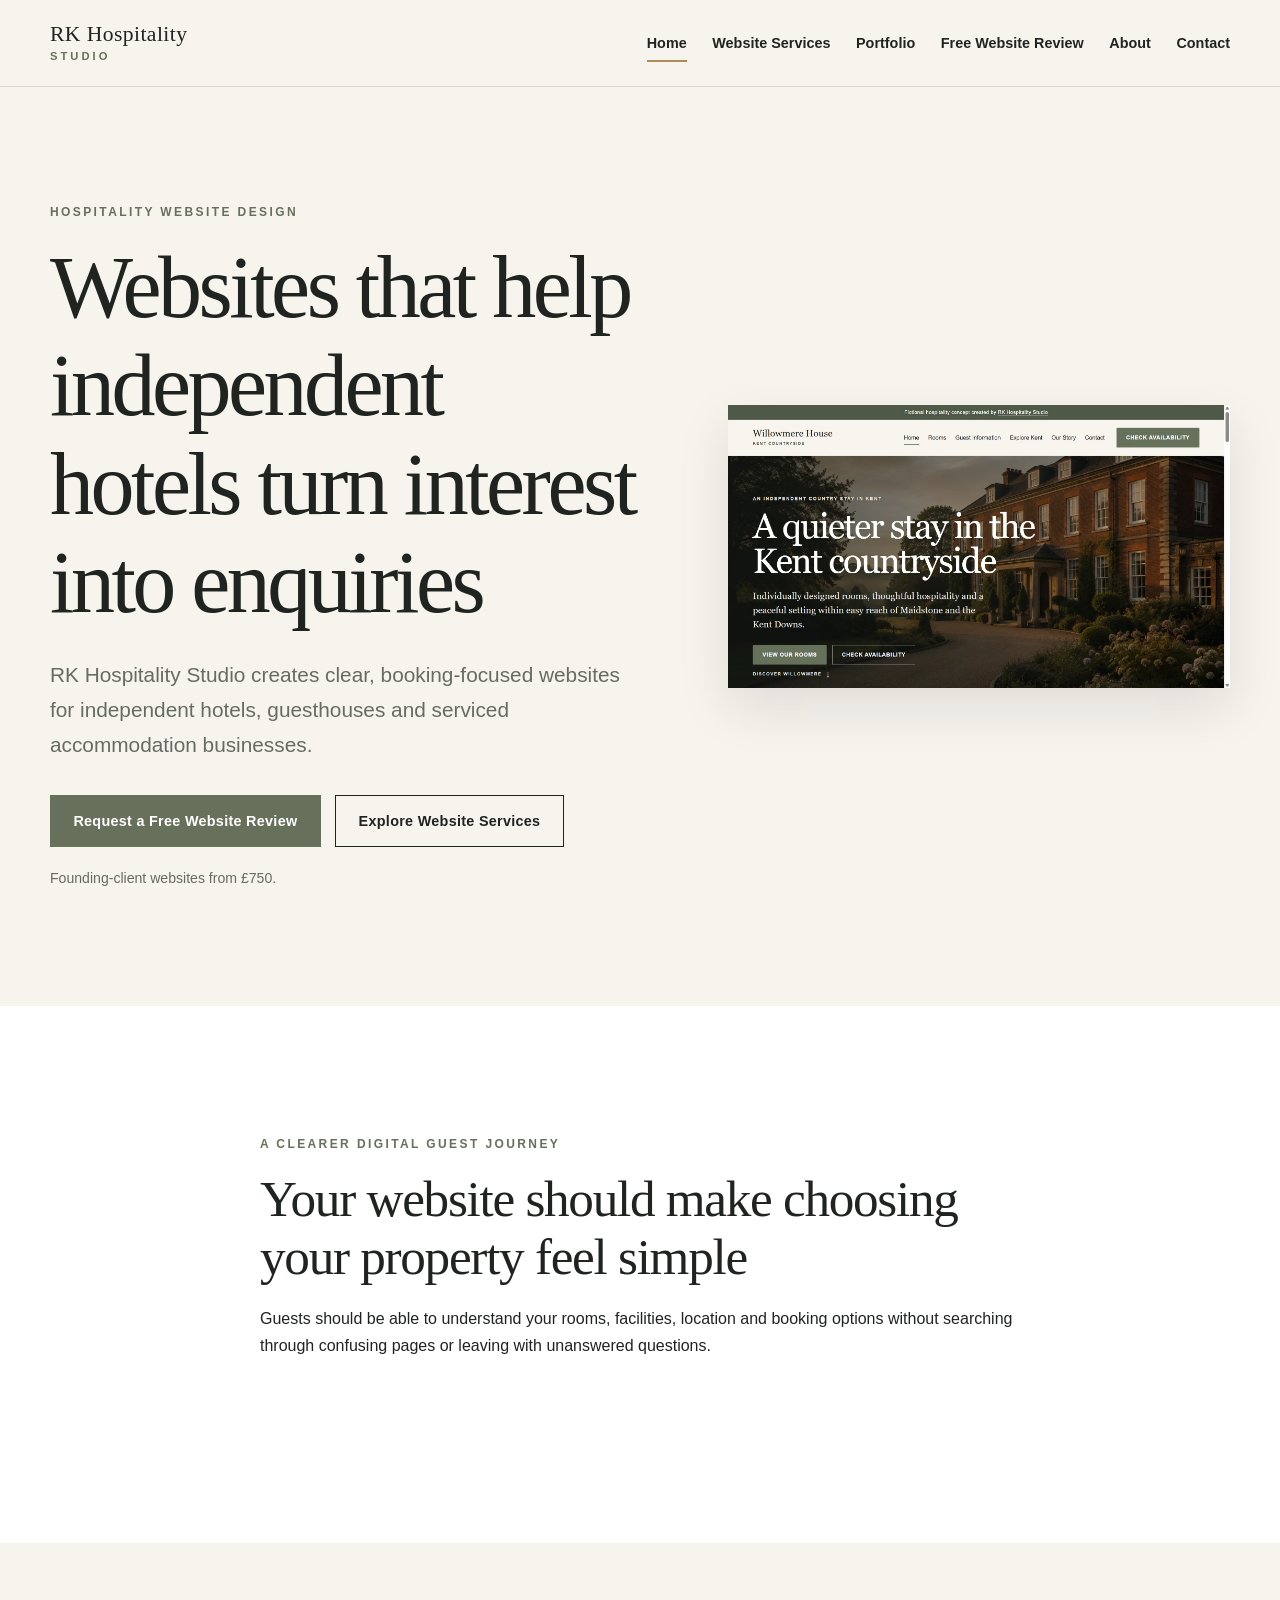
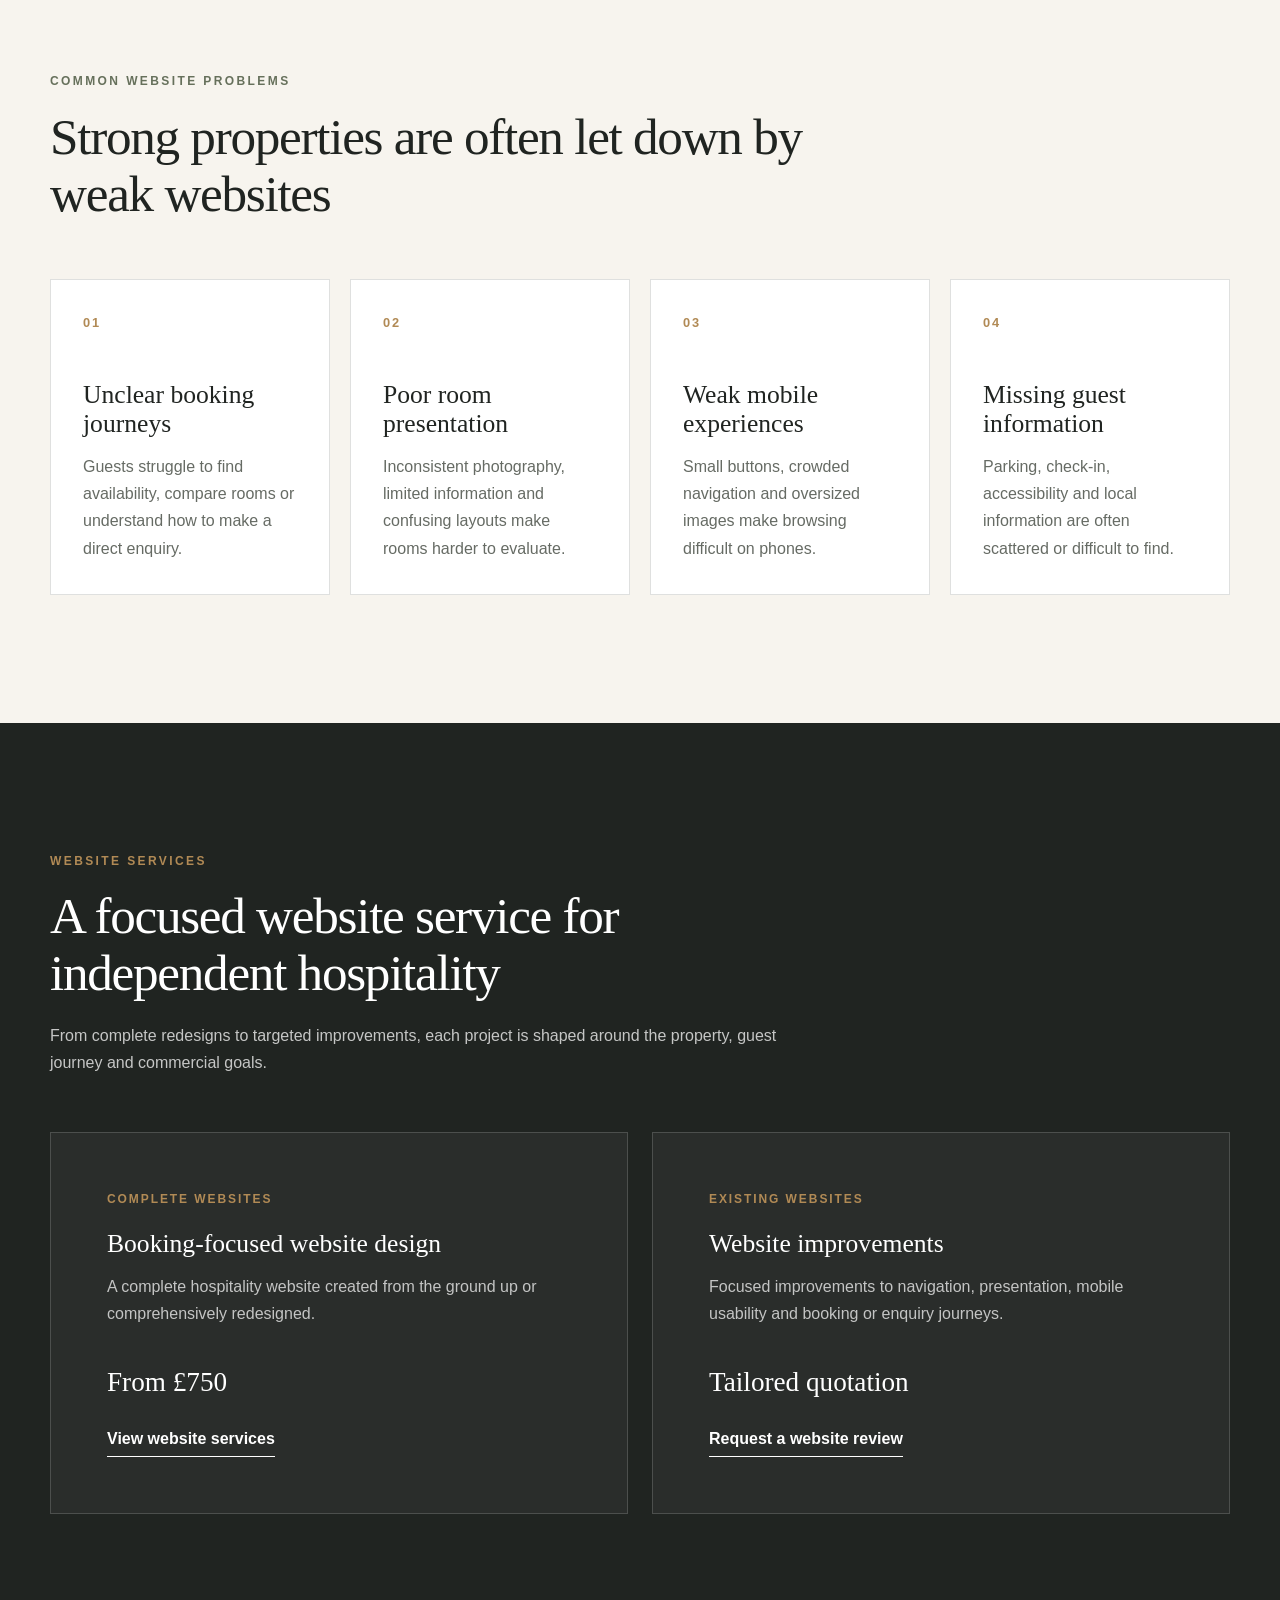
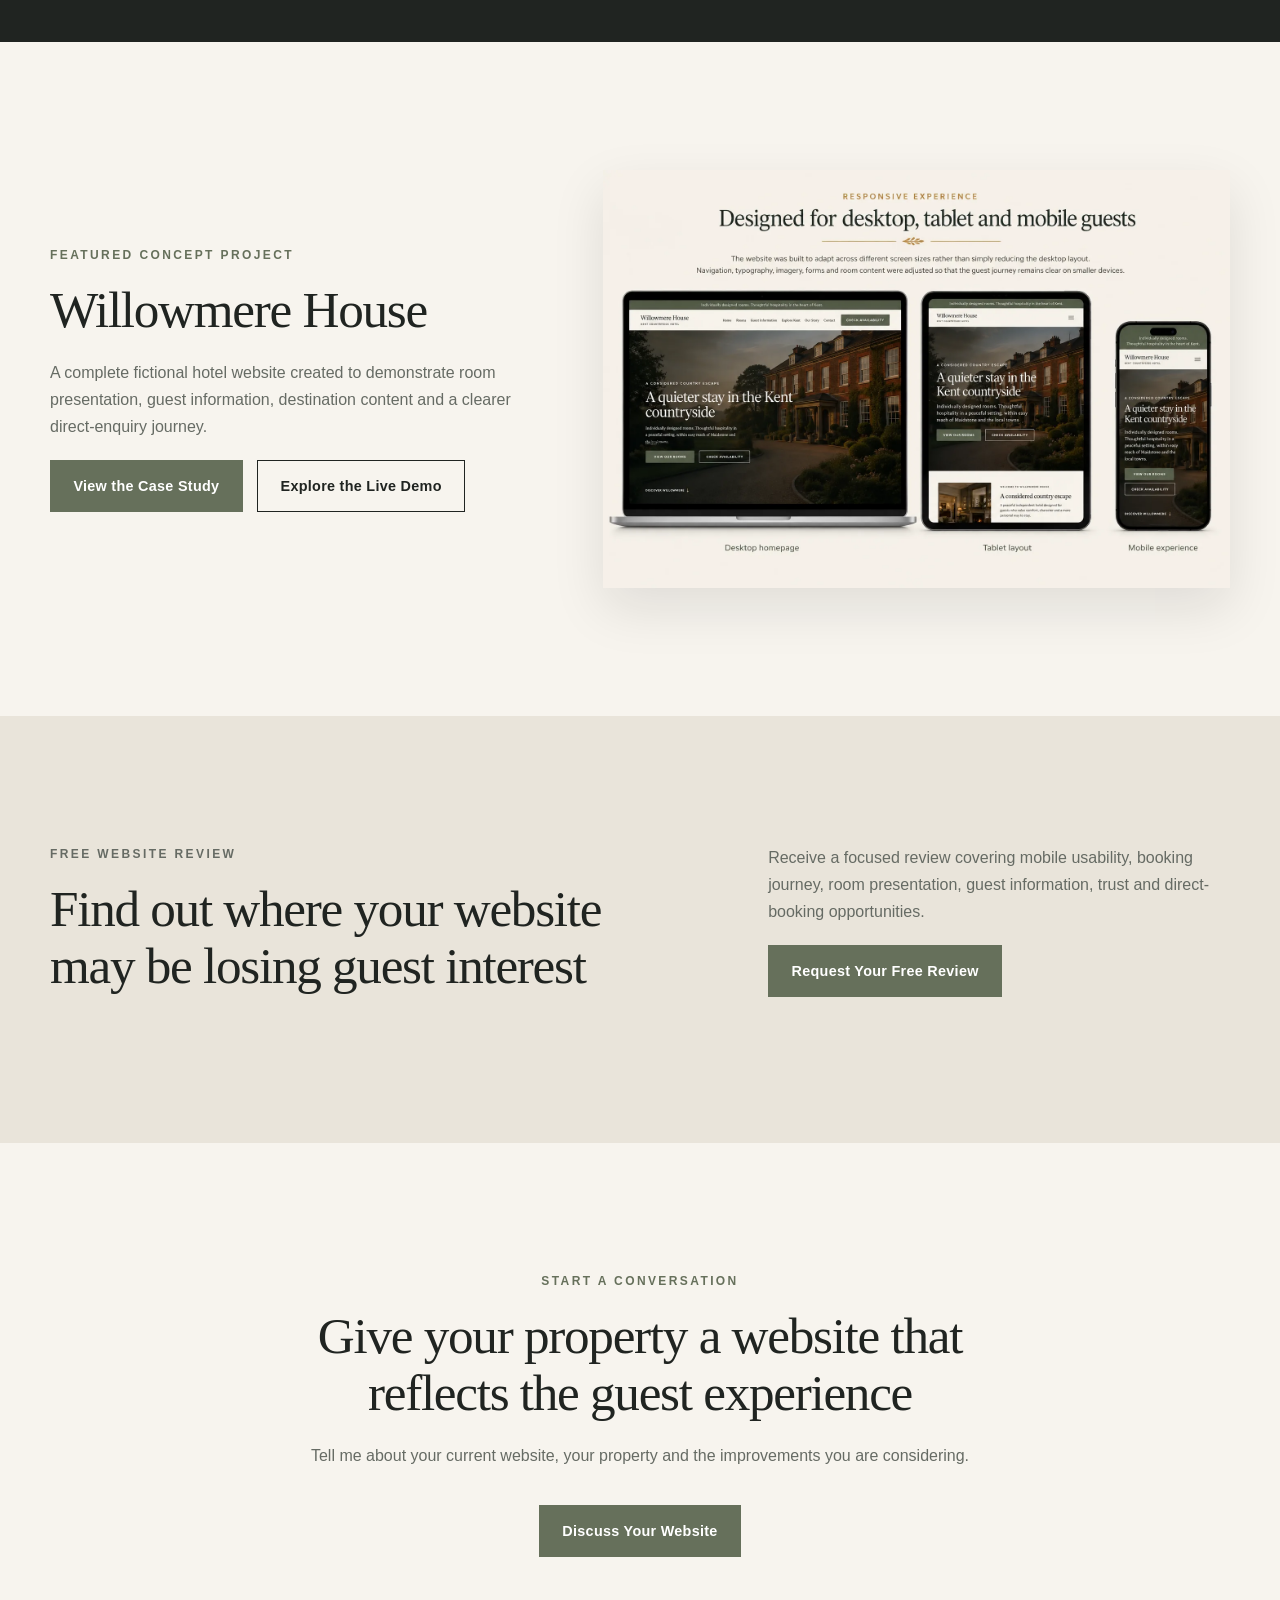
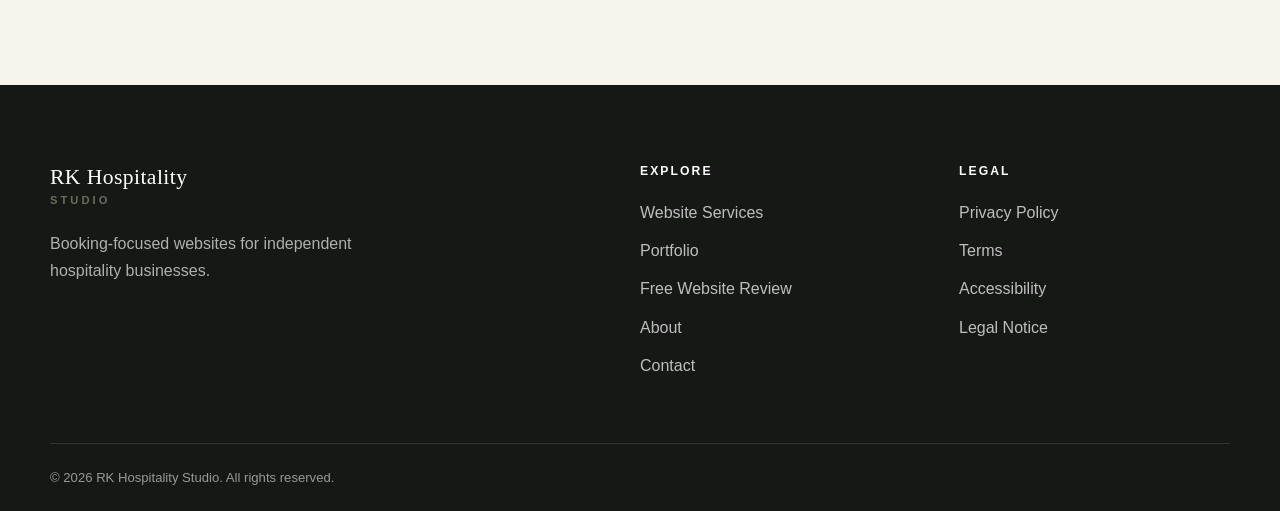
<file: index.html>
<!DOCTYPE html>
<html lang="en-GB">
<head>
    <meta charset="UTF-8">
    <meta
        name="viewport"
        content="width=device-width, initial-scale=1.0"
    >
    <title>
        Hospitality Website Design | RK Hospitality Studio
    </title>
    <meta
        name="description"
        content="Booking-focused website design for independent hotels, guesthouses and serviced accommodation. Hospitality websites from £750."
    >
    <link
        rel="canonical"
        href="https://rkhospitality.studio/"
    >
    <meta property="og:type" content="website">
    <meta
        property="og:title"
        content="Hospitality Website Design | RK Hospitality Studio"
    >
    <meta
        property="og:description"
        content="Booking-focused websites for independent hotels, guesthouses and serviced accommodation."
    >
    <meta
        property="og:url"
        content="https://rkhospitality.studio/"
    >
    <meta
        property="og:site_name"
        content="RK Hospitality Studio"
    >
    <meta
        property="og:image"
        content="https://rkhospitality.studio/images/willowmere-responsive-showcase.webp"
    >
    <meta
        property="og:image:width"
        content="1536"
    >
    <meta
        property="og:image:height"
        content="1024"
    >
    <meta
        property="og:image:alt"
        content="Willowmere House hospitality website displayed across desktop, tablet and mobile devices."
    >
    <meta name="twitter:card" content="summary_large_image">
    <meta
        name="twitter:title"
        content="Hospitality Website Design | RK Hospitality Studio"
    >
    <meta
        name="twitter:description"
        content="Booking-focused websites for independent hotels, guesthouses and serviced accommodation."
    >
    <meta
        name="twitter:image"
        content="https://rkhospitality.studio/images/willowmere-responsive-showcase.webp"
    >
    <script type="application/ld+json">
    {
        "@context": "https://schema.org",
        "@type": "ProfessionalService",
        "@id": "https://rkhospitality.studio/#business",
        "name": "RK Hospitality Studio",
        "url": "https://rkhospitality.studio/",
        "description": "Booking-focused website design for independent hotels, guesthouses and serviced accommodation.",
        "email": "hello@rkhospitality.studio",
        "founder": {
            "@type": "Person",
            "name": "Ryan Kilgariff"
        },
        "areaServed": {
            "@type": "Country",
            "name": "United Kingdom"
        },
        "serviceType": [
            "Hospitality website design",
            "Hospitality website redesign",
            "Website improvements",
            "Website reviews"
        ]
    }
    </script>
    <link
        rel="icon"
        href="favicon.svg"
        type="image/svg+xml"
    >
    <link rel="stylesheet" href="css/styles.css">
    <script src="js/main.js" defer></script>
</head>
<body>
    <a class="skip-link" href="#main-content">
        Skip to main content
    </a>
    <header class="site-header">
        <div class="container header-inner">
            <a
                class="brand"
                href="index.html"
                aria-label="RK Hospitality Studio homepage"
            >
                <span class="brand-name">RK Hospitality</span>
                <span class="brand-subtitle">Studio</span>
            </a>
            <button
                class="menu-toggle"
                type="button"
                aria-expanded="false"
                aria-controls="primary-navigation"
                aria-label="Open navigation"
            >
                <span></span>
                <span></span>
                <span></span>
            </button>
            <nav
                class="primary-navigation"
                id="primary-navigation"
                aria-label="Primary navigation"
            >
                <a href="index.html" aria-current="page">Home</a>
                <a href="website-services.html">Website Services</a>
                <a href="portfolio.html">Portfolio</a>
                <a href="free-website-review.html">Free Website Review</a>
                <a href="about.html">About</a>
                <a href="contact.html">Contact</a>
            </nav>
        </div>
    </header>
    <main id="main-content">
        <!-- Hero -->
        <section class="hero">
            <div class="container hero-grid">
                <div class="hero-content">
                    <p class="eyebrow">
                        Hospitality website design
                    </p>
                    <h1>
                        Websites that help independent hotels turn interest into enquiries
                    </h1>
                    <p class="hero-introduction">
                        RK Hospitality Studio creates clear, booking-focused
                        websites for independent hotels, guesthouses and serviced
                        accommodation businesses.
                    </p>
                    <div class="button-group">
                        <a
                            class="button button-primary"
                            href="free-website-review.html"
                        >
                            Request a Free Website Review
                        </a>
                        <a
                            class="button button-secondary"
                            href="website-services.html"
                        >
                            Explore Website Services
                        </a>
                    </div>
                    <p class="hero-note">
                        Founding-client websites from £750.
                    </p>
                </div>
                <div class="hero-visual">
                    <div class="hero-image-frame">
                        <img
                            class="hero-website-image"
                            src="images/willowmere-homepage-desktop.webp"
                            alt="Willowmere House boutique hotel website homepage shown on desktop."
                            width="1440"
                            height="1000"
                            fetchpriority="high"
                            decoding="async"
                        >
                    </div>
                </div>
            </div>
        </section>
        <!-- Positioning -->
        <section class="section section-light">
            <div class="container narrow-container section-heading">
                <p class="eyebrow">
                    A clearer digital guest journey
                </p>
                <h2>
                    Your website should make choosing your property feel simple
                </h2>
                <p>
                    Guests should be able to understand your rooms, facilities,
                    location and booking options without searching through
                    confusing pages or leaving with unanswered questions.
                </p>
            </div>
        </section>
        <!-- Problems -->
        <section class="section">
            <div class="container">
                <div class="section-heading">
                    <p class="eyebrow">Common website problems</p>
                    <h2>
                        Strong properties are often let down by weak websites
                    </h2>
                </div>
                <div class="card-grid">
                    <article class="feature-card">
                        <span class="card-number">01</span>
                        <h3>Unclear booking journeys</h3>
                        <p>
                            Guests struggle to find availability, compare rooms
                            or understand how to make a direct enquiry.
                        </p>
                    </article>
                    <article class="feature-card">
                        <span class="card-number">02</span>
                        <h3>Poor room presentation</h3>
                        <p>
                            Inconsistent photography, limited information and
                            confusing layouts make rooms harder to evaluate.
                        </p>
                    </article>
                    <article class="feature-card">
                        <span class="card-number">03</span>
                        <h3>Weak mobile experiences</h3>
                        <p>
                            Small buttons, crowded navigation and oversized
                            images make browsing difficult on phones.
                        </p>
                    </article>
                    <article class="feature-card">
                        <span class="card-number">04</span>
                        <h3>Missing guest information</h3>
                        <p>
                            Parking, check-in, accessibility and local
                            information are often scattered or difficult to find.
                        </p>
                    </article>
                </div>
            </div>
        </section>
        <!-- Services -->
        <section class="section section-dark">
            <div class="container">
                <div class="section-heading section-heading-light">
                    <p class="eyebrow">Website services</p>
                    <h2>
                        A focused website service for independent hospitality
                    </h2>
                    <p>
                        From complete redesigns to targeted improvements,
                        each project is shaped around the property, guest journey
                        and commercial goals.
                    </p>
                </div>
                <div class="service-grid">
                    <article class="service-card">
                        <p class="service-label">Complete websites</p>
                        <h3>Booking-focused website design</h3>
                        <p>
                            A complete hospitality website created from the
                            ground up or comprehensively redesigned.
                        </p>
                        <p class="price">From £750</p>
                        <a
                            class="text-link"
                            href="website-services.html"
                        >
                            View website services
                        </a>
                    </article>
                    <article class="service-card">
                        <p class="service-label">Existing websites</p>
                        <h3>Website improvements</h3>
                        <p>
                            Focused improvements to navigation, presentation,
                            mobile usability and booking or enquiry journeys.
                        </p>
                        <p class="price">Tailored quotation</p>
                        <a
                            class="text-link"
                            href="free-website-review.html"
                        >
                            Request a website review
                        </a>
                    </article>
                </div>
            </div>
        </section>
        <!-- Portfolio -->
        <section class="section">
            <div class="container portfolio-grid">
                <div class="portfolio-content">
                    <p class="eyebrow">Featured concept project</p>
                    <h2>Willowmere House</h2>
                    <p>
                        A complete fictional hotel website created to demonstrate
                        room presentation, guest information, destination content
                        and a clearer direct-enquiry journey.
                    </p>
                    <div class="button-group">
                        <a
                            class="button button-primary"
                            href="willowmere-house.html"
                        >
                            View the Case Study
                        </a>
                        <a
                            class="button button-secondary"
                            href="https://demo.rkhospitality.studio"
                            target="_blank"
                            rel="noopener"
                        >
                            Explore the Live Demo
                        </a>
                    </div>
                </div>
                <div class="portfolio-visual">
                    <a
                        class="showcase-image-link"
                        href="willowmere-house.html"
                        aria-label="View the Willowmere House case study"
                    >
                        <img
                            class="showcase-image"
                            src="images/willowmere-responsive-showcase.webp"
                            alt="Willowmere House website displayed across desktop, tablet and mobile devices."
                            width="1536"
                            height="1024"
                            loading="lazy"
                            decoding="async"
                        >
                    </a>
                </div>
            </div>
        </section>
        <!-- Free Review -->
        <section class="section section-stone">
            <div class="container review-grid">
                <div>
                    <p class="eyebrow">Free website review</p>

                    <h2>
                        Find out where your website may be losing guest interest
                    </h2>
                </div>
                <div>
                    <p>
                        Receive a focused review covering mobile usability,
                        booking journey, room presentation, guest information,
                        trust and direct-booking opportunities.
                    </p>
                    <a
                        class="button button-primary"
                        href="free-website-review.html"
                    >
                        Request Your Free Review
                    </a>
                </div>
            </div>
        </section>
        <!-- Final CTA -->
        <section class="section final-cta">
            <div class="container narrow-container">
                <p class="eyebrow">Start a conversation</p>
                <h2>
                    Give your property a website that reflects the guest experience
                </h2>
                <p>
                    Tell me about your current website, your property and the
                    improvements you are considering.
                </p>
                <a
                    class="button button-primary"
                    href="contact.html"
                >
                    Discuss Your Website
                </a>
            </div>
        </section>
    </main>
    <footer class="site-footer">
        <div class="container footer-grid">
            <div>
                <a class="brand footer-brand" href="index.html">
                    <span class="brand-name">RK Hospitality</span>
                    <span class="brand-subtitle">Studio</span>
                </a>
                <p class="footer-description">
                    Booking-focused websites for independent hospitality
                    businesses.
                </p>
            </div>
            <div>
                <h2 class="footer-heading">Explore</h2>
                <nav class="footer-navigation" aria-label="Footer navigation">
                    <a href="website-services.html">Website Services</a>
                    <a href="portfolio.html">Portfolio</a>
                    <a href="free-website-review.html">Free Website Review</a>
                    <a href="about.html">About</a>
                    <a href="contact.html">Contact</a>
                </nav>
            </div>
            <div>
                <h2 class="footer-heading">Legal</h2>
                <nav class="footer-navigation" aria-label="Legal navigation">
                    <a href="privacy-policy.html">Privacy Policy</a>
                    <a href="terms.html">Terms</a>
                    <a href="accessibility.html">Accessibility</a>
                    <a href="legal-notice.html">Legal Notice</a>
                </nav>
            </div>
        </div>
        <div class="container footer-bottom">
            <p>
                &copy; <span id="current-year"></span>
                RK Hospitality Studio. All rights reserved.
            </p>
        </div>
    </footer>
</body>
</html>
</file>
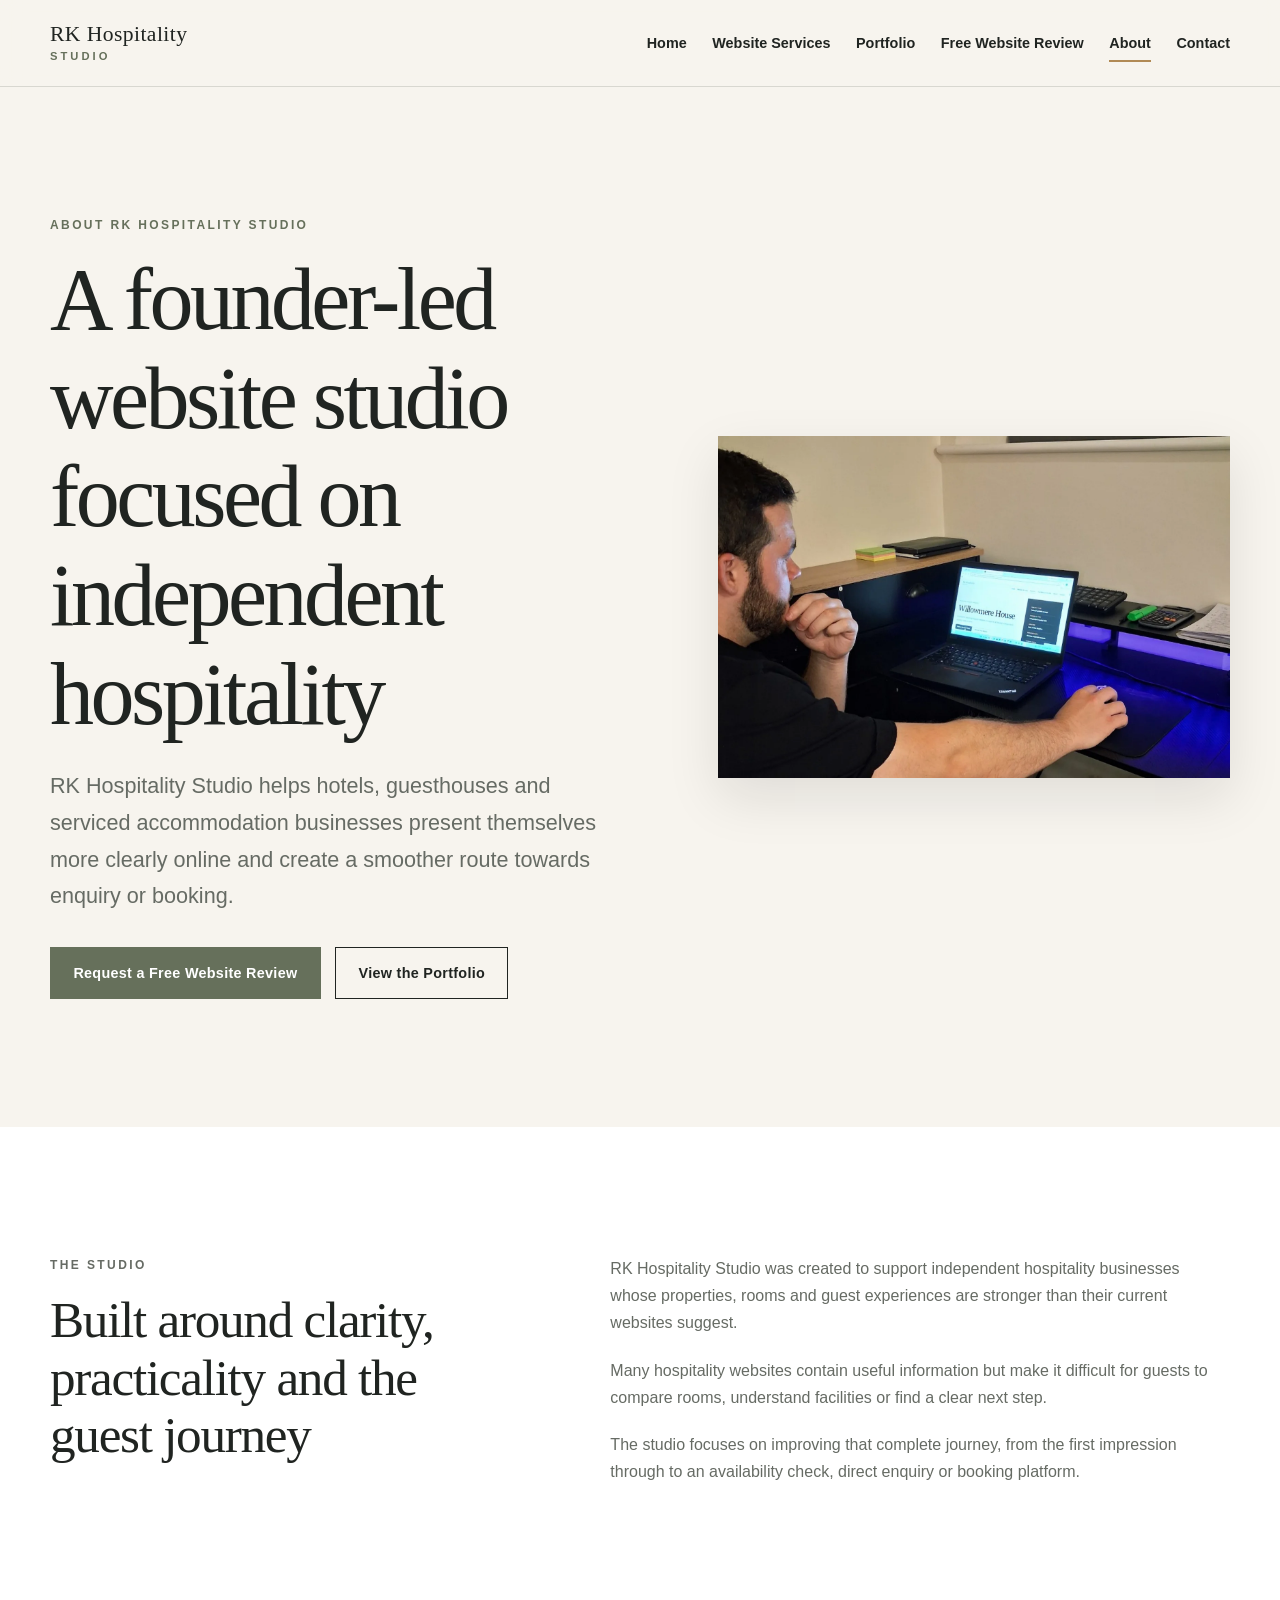
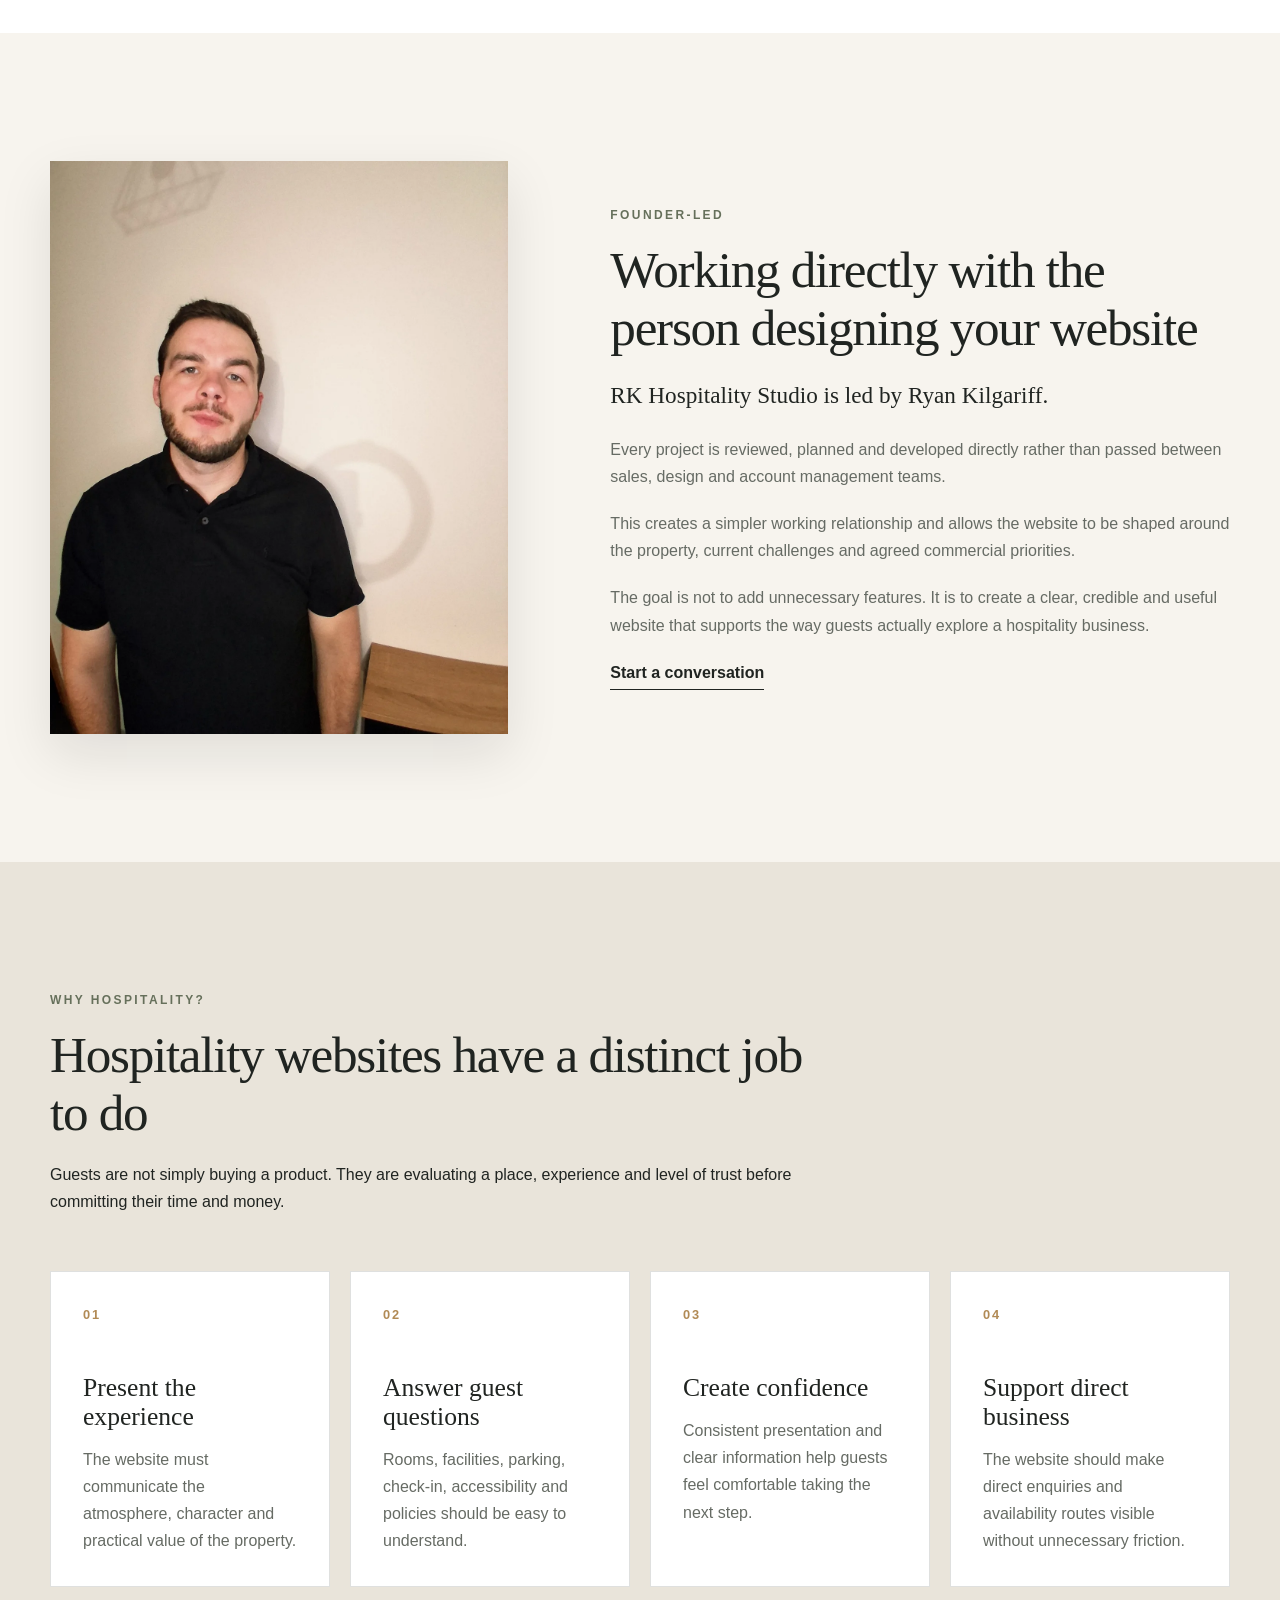
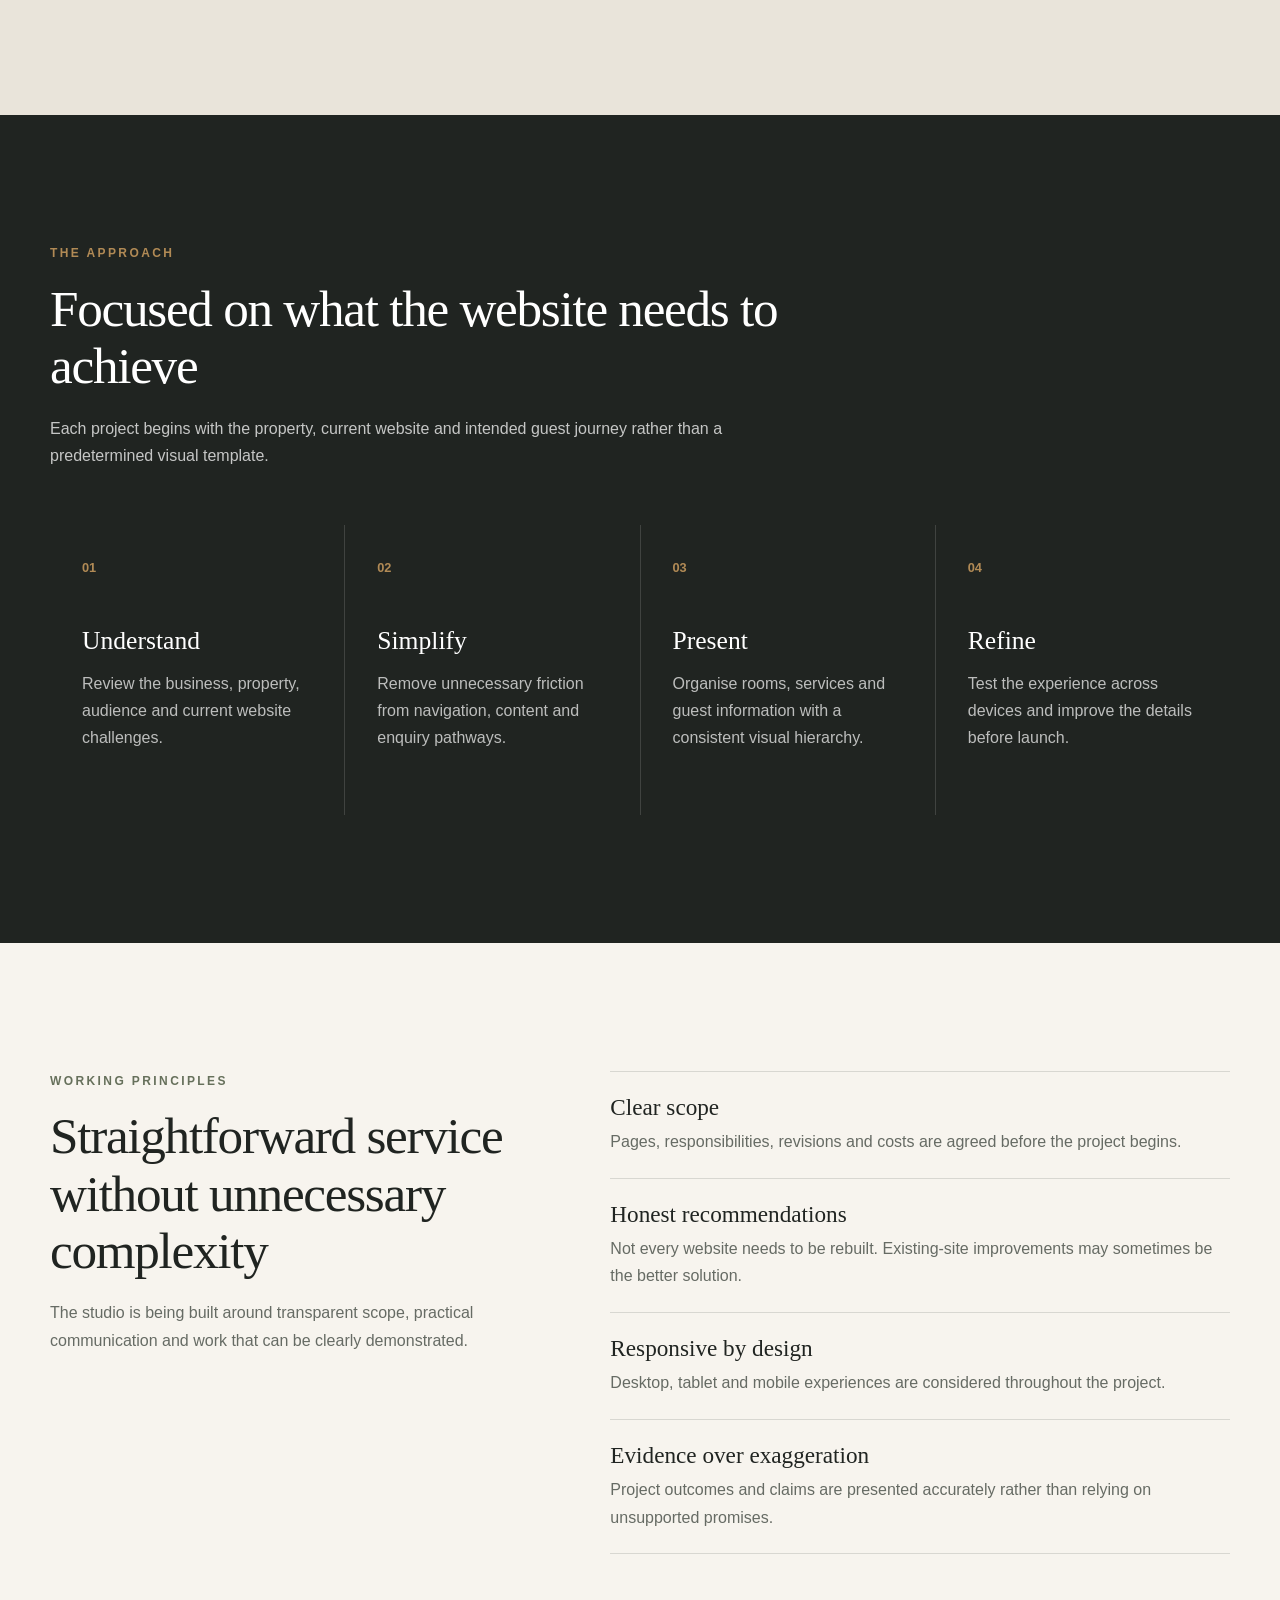
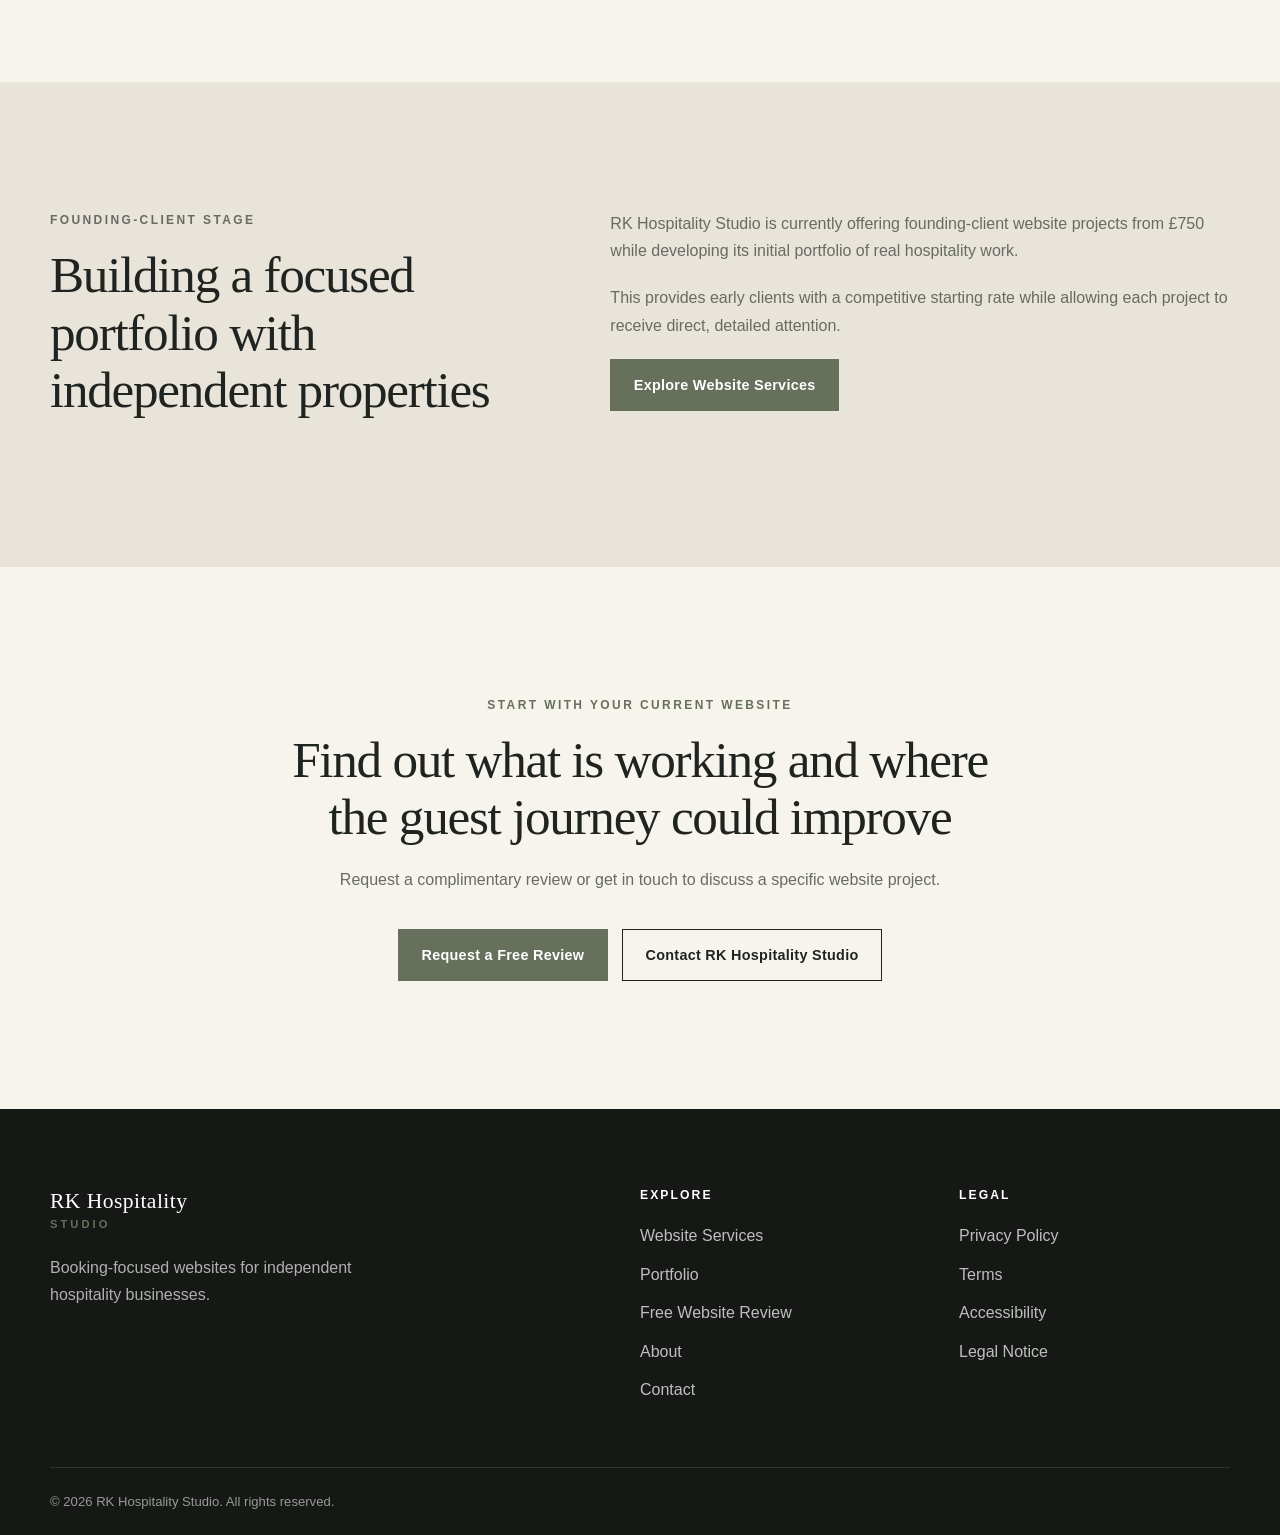
<file: about.html>
<!DOCTYPE html>
<html lang="en-GB">
<head>
    <meta charset="UTF-8">
    <meta
        name="viewport"
        content="width=device-width, initial-scale=1.0"
    >
    <title>
        About RK Hospitality Studio | Hospitality Website Design
    </title>
    <meta
        name="description"
        content="Learn about RK Hospitality Studio, a founder-led website studio creating clear, guest-focused websites for independent hospitality businesses."
    >
    <link
        rel="canonical"
        href="https://rkhospitality.studio/about.html"
    >
    <meta property="og:type" content="website">
    <meta
        property="og:title"
        content="About RK Hospitality Studio"
    >
    <meta
        property="og:description"
        content="A founder-led website studio focused on clearer hospitality websites and stronger guest journeys."
    >
    <meta
        property="og:url"
        content="https://rkhospitality.studio/about.html"
    >
    <meta
        property="og:site_name"
        content="RK Hospitality Studio"
    >
    <meta
        property="og:image"
        content="https://rkhospitality.studio/images/willowmere-responsive-showcase.webp"
    >
    <meta name="twitter:card" content="summary_large_image">
    <meta
        name="twitter:title"
        content="About RK Hospitality Studio"
    >
    <meta
        name="twitter:description"
        content="A founder-led website studio focused on clearer hospitality websites and stronger guest journeys."
    >
    <meta
        name="twitter:image"
        content="https://rkhospitality.studio/images/willowmere-responsive-showcase.webp"
    >
    <link
        rel="icon"
        href="favicon.svg"
        type="image/svg+xml"
    >
    <link rel="stylesheet" href="css/styles.css">
    <script src="js/main.js" defer></script>
</head>
<body>
    <a class="skip-link" href="#main-content">
        Skip to main content
    </a>
    <header class="site-header">
        <div class="container header-inner">
            <a
                class="brand"
                href="index.html"
                aria-label="RK Hospitality Studio homepage"
            >
                <span class="brand-name">RK Hospitality</span>
                <span class="brand-subtitle">Studio</span>
            </a>
            <button
                class="menu-toggle"
                type="button"
                aria-expanded="false"
                aria-controls="primary-navigation"
                aria-label="Open navigation"
            >
                <span></span>
                <span></span>
                <span></span>
            </button>
            <nav
                class="primary-navigation"
                id="primary-navigation"
                aria-label="Primary navigation"
            >
                <a href="index.html">Home</a>
                <a href="website-services.html">Website Services</a>
                <a href="portfolio.html">Portfolio</a>
                <a href="free-website-review.html">Free Website Review</a>
                <a
                    href="about.html"
                    aria-current="page"
                >
                    About
                </a>
                <a href="contact.html">Contact</a>
            </nav>
        </div>
    </header>
    <main id="main-content">
        <!-- Hero -->
        <section class="about-hero">
            <div class="container about-hero-grid">
                <div>
                    <p class="eyebrow">
                        About RK Hospitality Studio
                    </p>
                    <h1>
                        A founder-led website studio focused on independent hospitality
                    </h1>
                    <p class="about-hero-introduction">
                        RK Hospitality Studio helps hotels, guesthouses and
                        serviced accommodation businesses present themselves
                        more clearly online and create a smoother route towards
                        enquiry or booking.
                    </p>
                    <div class="button-group">
                        <a
                            class="button button-primary"
                            href="free-website-review.html"
                        >
                            Request a Free Website Review
                        </a>
                        <a
                            class="button button-secondary"
                            href="portfolio.html"
                        >
                            View the Portfolio
                        </a>
                    </div>
                </div>
                <div class="about-hero-visual">
                    <div class="about-working-image">
                        <img
                            src="images/founder-working.webp"
                            alt="Working on the Willowmere House hospitality website."
                            width="1500"
                            height="1000"
                            loading="lazy"
                            decoding="async"
                        >
                    </div>
                </div>
            </div>
        </section>
        <!-- Introduction -->
        <section class="section section-light">
            <div class="container about-introduction-grid">
                <div>
                    <p class="eyebrow">
                        The studio
                    </p>
                    <h2>
                        Built around clarity, practicality and the guest journey
                    </h2>
                </div>
                <div>
                    <p>
                        RK Hospitality Studio was created to support independent
                        hospitality businesses whose properties, rooms and guest
                        experiences are stronger than their current websites
                        suggest.
                    </p>
                    <p>
                        Many hospitality websites contain useful information but
                        make it difficult for guests to compare rooms, understand
                        facilities or find a clear next step.
                    </p>
                    <p>
                        The studio focuses on improving that complete journey,
                        from the first impression through to an availability
                        check, direct enquiry or booking platform.
                    </p>
                </div>
            </div>
        </section>
        <!-- Founder -->
        <section class="section">
            <div class="container founder-grid">
                <div class="founder-visual">
                    <div class="founder-image-frame">
                        <img
                            src="images/founder-portrait.webp"
                            alt="Founder of RK Hospitality Studio."
                            width="1200"
                            height="1500"
                            loading="lazy"
                            decoding="async"
                        >
                    </div>
                </div>
                <div class="founder-content">
                    <p class="eyebrow">
                        Founder-led
                    </p>
                    <h2>
                        Working directly with the person designing your website
                    </h2>
                    <p class="founder-introduction">
                        RK Hospitality Studio is led by Ryan Kilgariff.
                    </p>
                    <p>
                        Every project is reviewed, planned and developed directly
                        rather than passed between sales, design and account
                        management teams.
                    </p>
                    <p>
                        This creates a simpler working relationship and allows the
                        website to be shaped around the property, current
                        challenges and agreed commercial priorities.
                    </p>
                    <p>
                        The goal is not to add unnecessary features. It is to
                        create a clear, credible and useful website that supports
                        the way guests actually explore a hospitality business.
                    </p>
                    <a
                        class="text-link"
                        href="contact.html"
                    >
                        Start a conversation
                    </a>
                </div>
            </div>
        </section>
        <!-- Why hospitality -->
        <section class="section section-stone">
            <div class="container">
                <div class="section-heading">
                    <p class="eyebrow">
                        Why hospitality?
                    </p>
                    <h2>
                        Hospitality websites have a distinct job to do
                    </h2>
                    <p>
                        Guests are not simply buying a product. They are evaluating
                        a place, experience and level of trust before committing
                        their time and money.
                    </p>
                </div>
                <div class="hospitality-focus-grid">
                    <article>
                        <span class="card-number">01</span>
                        <h3>Present the experience</h3>
                        <p>
                            The website must communicate the atmosphere,
                            character and practical value of the property.
                        </p>
                    </article>
                    <article>
                        <span class="card-number">02</span>
                        <h3>Answer guest questions</h3>
                        <p>
                            Rooms, facilities, parking, check-in, accessibility
                            and policies should be easy to understand.
                        </p>
                    </article>
                    <article>
                        <span class="card-number">03</span>
                        <h3>Create confidence</h3>
                        <p>
                            Consistent presentation and clear information help
                            guests feel comfortable taking the next step.
                        </p>
                    </article>
                    <article>
                        <span class="card-number">04</span>
                        <h3>Support direct business</h3>
                        <p>
                            The website should make direct enquiries and
                            availability routes visible without unnecessary
                            friction.
                        </p>
                    </article>
                </div>
            </div>
        </section>
        <!-- Approach -->
        <section class="section section-dark">
            <div class="container">
                <div class="section-heading section-heading-light">
                    <p class="eyebrow">
                        The approach
                    </p>
                    <h2>
                        Focused on what the website needs to achieve
                    </h2>
                    <p>
                        Each project begins with the property, current website and
                        intended guest journey rather than a predetermined visual
                        template.
                    </p>
                </div>
                <div class="approach-grid">
                    <article>
                        <span>01</span>
                        <h3>Understand</h3>
                        <p>
                            Review the business, property, audience and current
                            website challenges.
                        </p>
                    </article>
                    <article>
                        <span>02</span>
                        <h3>Simplify</h3>
                        <p>
                            Remove unnecessary friction from navigation, content
                            and enquiry pathways.
                        </p>
                    </article>
                    <article>
                        <span>03</span>
                        <h3>Present</h3>
                        <p>
                            Organise rooms, services and guest information with a
                            consistent visual hierarchy.
                        </p>
                    </article>
                    <article>
                        <span>04</span>
                        <h3>Refine</h3>
                        <p>
                            Test the experience across devices and improve the
                            details before launch.
                        </p>
                    </article>
                </div>
            </div>
        </section>
        <!-- Principles -->
        <section class="section">
            <div class="container principles-grid">
                <div>
                    <p class="eyebrow">
                        Working principles
                    </p>
                    <h2>
                        Straightforward service without unnecessary complexity
                    </h2>
                    <p>
                        The studio is being built around transparent scope,
                        practical communication and work that can be clearly
                        demonstrated.
                    </p>
                </div>
                <div class="principles-list">
                    <div>
                        <h3>Clear scope</h3>
                        <p>
                            Pages, responsibilities, revisions and costs are
                            agreed before the project begins.
                        </p>
                    </div>
                    <div>
                        <h3>Honest recommendations</h3>
                        <p>
                            Not every website needs to be rebuilt. Existing-site
                            improvements may sometimes be the better solution.
                        </p>
                    </div>
                    <div>
                        <h3>Responsive by design</h3>
                        <p>
                            Desktop, tablet and mobile experiences are considered
                            throughout the project.
                        </p>
                    </div>
                    <div>
                        <h3>Evidence over exaggeration</h3>
                        <p>
                            Project outcomes and claims are presented accurately
                            rather than relying on unsupported promises.
                        </p>
                    </div>
                </div>
            </div>
        </section>
        <!-- Current stage -->
        <section class="section section-stone">
            <div class="container current-stage-grid">
                <div>
                    <p class="eyebrow">
                        Founding-client stage
                    </p>
                    <h2>
                        Building a focused portfolio with independent properties
                    </h2>
                </div>
                <div>
                    <p>
                        RK Hospitality Studio is currently offering founding-client
                        website projects from £750 while developing its initial
                        portfolio of real hospitality work.
                    </p>
                    <p>
                        This provides early clients with a competitive starting
                        rate while allowing each project to receive direct,
                        detailed attention.
                    </p>
                    <a
                        class="button button-primary"
                        href="website-services.html"
                    >
                        Explore Website Services
                    </a>
                </div>
            </div>
        </section>
        <!-- Final CTA -->
        <section class="section final-cta">
            <div class="container narrow-container">
                <p class="eyebrow">
                    Start with your current website
                </p>
                <h2>
                    Find out what is working and where the guest journey could improve
                </h2>
                <p>
                    Request a complimentary review or get in touch to discuss a
                    specific website project.
                </p>
                <div class="button-group about-cta-buttons">
                    <a
                        class="button button-primary"
                        href="free-website-review.html"
                    >
                        Request a Free Review
                    </a>
                    <a
                        class="button button-secondary"
                        href="contact.html"
                    >
                        Contact RK Hospitality Studio
                    </a>
                </div>
            </div>
        </section>
    </main>
    <footer class="site-footer">
        <div class="container footer-grid">
            <div>
                <a class="brand footer-brand" href="index.html">
                    <span class="brand-name">RK Hospitality</span>
                    <span class="brand-subtitle">Studio</span>
                </a>
                <p class="footer-description">
                    Booking-focused websites for independent hospitality
                    businesses.
                </p>
            </div>
            <div>
                <h2 class="footer-heading">Explore</h2>
                <nav class="footer-navigation" aria-label="Footer navigation">
                    <a href="website-services.html">Website Services</a>
                    <a href="portfolio.html">Portfolio</a>
                    <a href="free-website-review.html">Free Website Review</a>
                    <a href="about.html">About</a>
                    <a href="contact.html">Contact</a>
                </nav>
            </div>
            <div>
                <h2 class="footer-heading">Legal</h2>
                <nav class="footer-navigation" aria-label="Legal navigation">
                    <a href="privacy-policy.html">Privacy Policy</a>
                    <a href="terms.html">Terms</a>
                    <a href="accessibility.html">Accessibility</a>
                    <a href="legal-notice.html">Legal Notice</a>
                </nav>
            </div>
        </div>
        <div class="container footer-bottom">
            <p>
                &copy; <span id="current-year"></span>
                RK Hospitality Studio. All rights reserved.
            </p>
        </div>
    </footer>
</body>
</html>
</file>
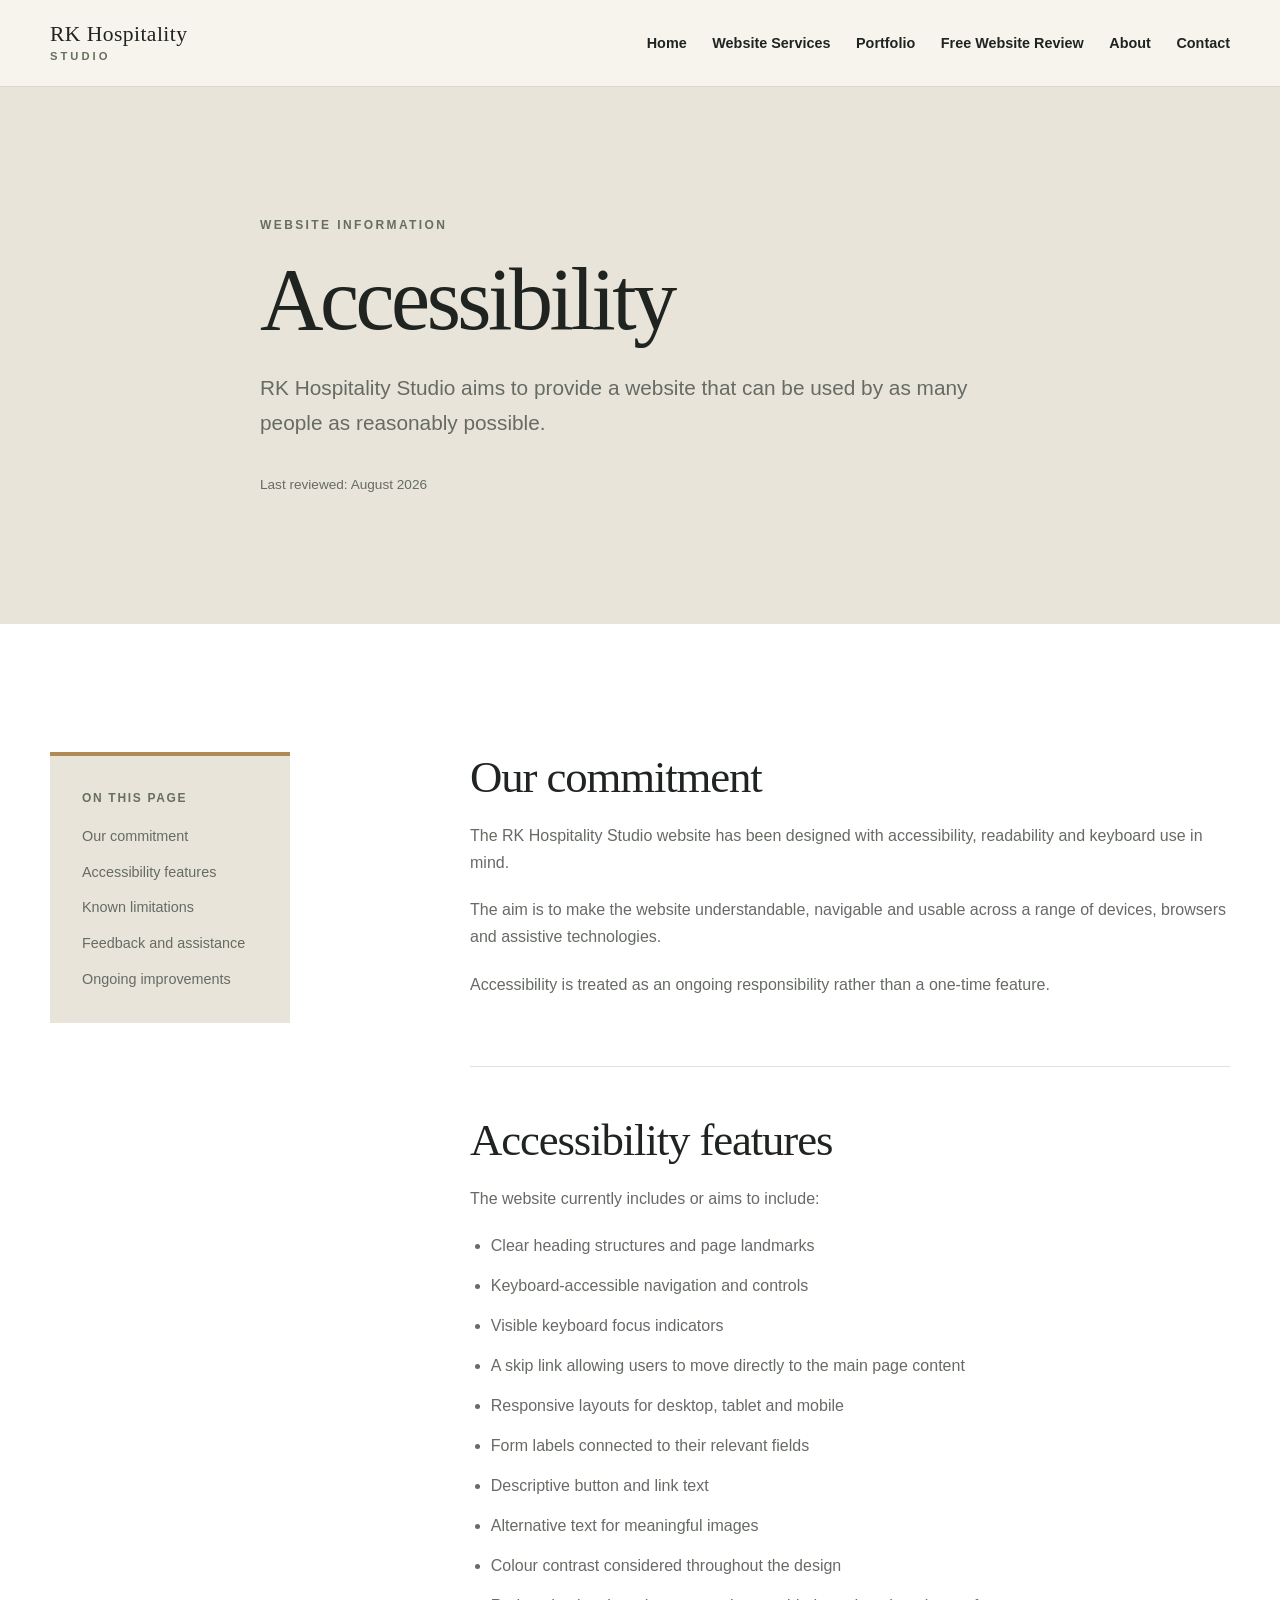
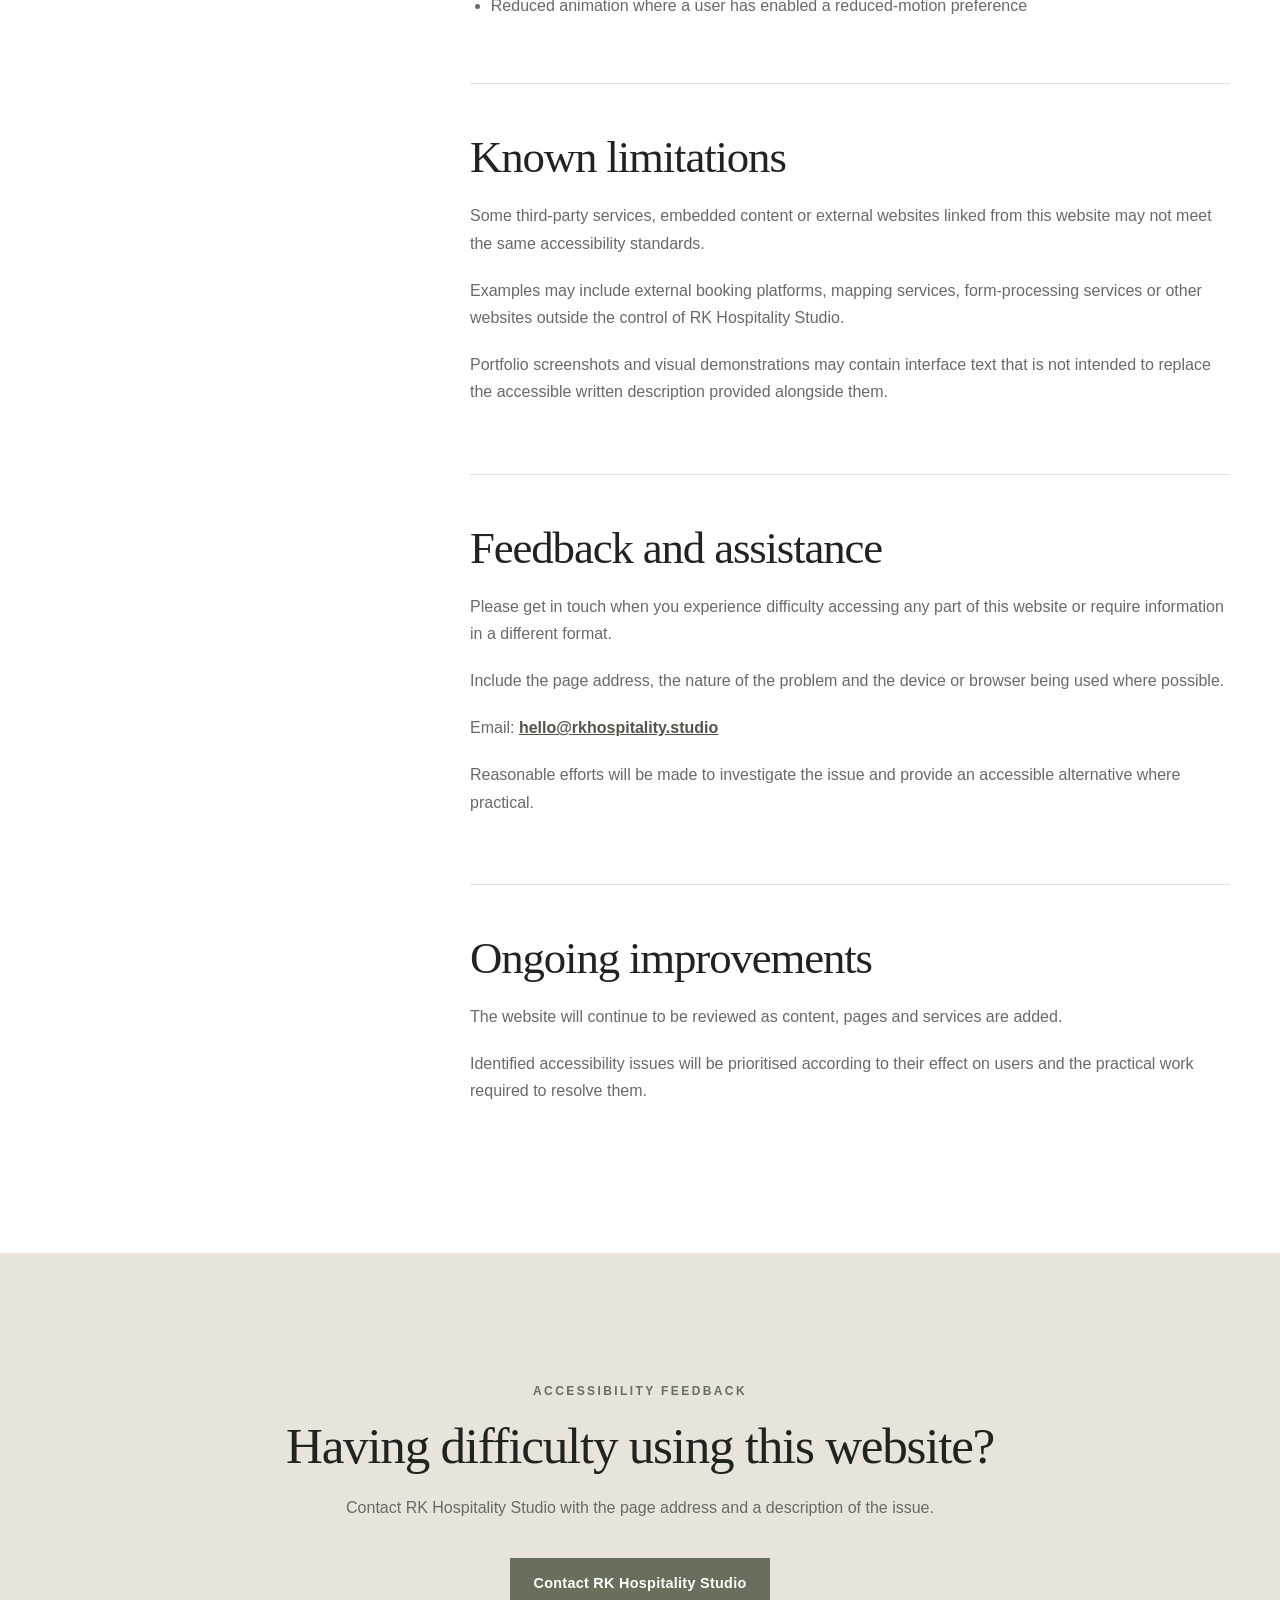
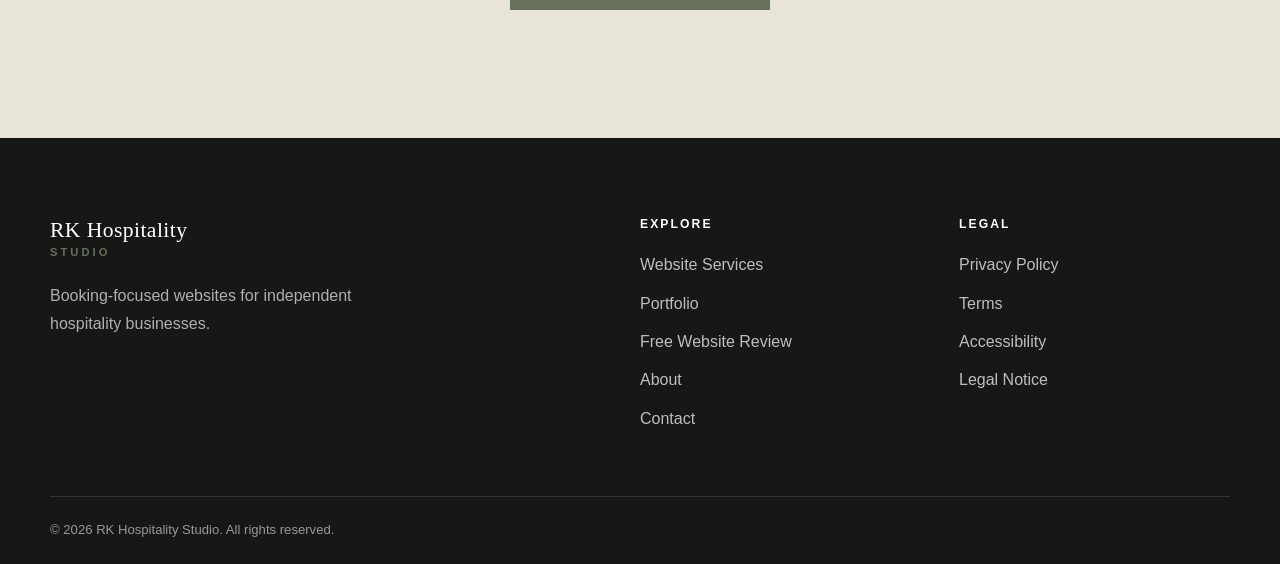
<file: accessibility.html>
<!DOCTYPE html>
<html lang="en-GB">
<head>
    <meta charset="UTF-8">
    <meta
        name="viewport"
        content="width=device-width, initial-scale=1.0"
    >
   <title>
        Accessibility | RK Hospitality Studio
    </title>
    <meta
        name="description"
        content="Information about the accessibility approach and ongoing accessibility improvements at RK Hospitality Studio."
    >
    <link
        rel="canonical"
        href="https://rkhospitality.studio/accessibility.html"
    >
    <link
        rel="icon"
        href="favicon.svg"
        type="image/svg+xml"
    >
    <link rel="stylesheet" href="css/styles.css">
    <script src="js/main.js" defer></script>
</head>
<body>
    <a class="skip-link" href="#main-content">
        Skip to main content
    </a>
    <header class="site-header">
        <div class="container header-inner">
            <a
                class="brand"
                href="index.html"
                aria-label="RK Hospitality Studio homepage"
            >
                <span class="brand-name">RK Hospitality</span>
                <span class="brand-subtitle">Studio</span>
            </a>
            <button
                class="menu-toggle"
                type="button"
                aria-expanded="false"
                aria-controls="primary-navigation"
                aria-label="Open navigation"
            >
                <span></span>
                <span></span>
                <span></span>
            </button>
            <nav
                class="primary-navigation"
                id="primary-navigation"
                aria-label="Primary navigation"
            >
                <a href="index.html">Home</a>
                <a href="website-services.html">Website Services</a>
                <a href="portfolio.html">Portfolio</a>
                <a href="free-website-review.html">Free Website Review</a>
                <a href="about.html">About</a>
                <a href="contact.html">Contact</a>
            </nav>
        </div>
    </header>
    <main id="main-content">
        <section class="legal-page-hero">
            <div class="container narrow-container">
                <p class="eyebrow">
                    Website information
                </p>
                <h1>
                    Accessibility
                </h1>
                <p class="legal-page-introduction">
                    RK Hospitality Studio aims to provide a website that can be
                    used by as many people as reasonably possible.
                </p>
                <p class="legal-updated">
                    Last reviewed: August 2026
                </p>
            </div>
        </section>
        <section class="section section-light">
            <div class="container legal-layout">
                <aside class="legal-navigation-panel">
                    <p class="legal-navigation-title">
                        On this page
                    </p>
                    <nav aria-label="Accessibility page sections">
                        <a href="#commitment">Our commitment</a>
                        <a href="#features">Accessibility features</a>
                        <a href="#limitations">Known limitations</a>
                        <a href="#feedback">Feedback and assistance</a>
                        <a href="#improvements">Ongoing improvements</a>
                    </nav>
                </aside>
                <article class="legal-content">
                    <section id="commitment">
                        <h2>
                            Our commitment
                        </h2>
                        <p>
                            The RK Hospitality Studio website has been designed
                            with accessibility, readability and keyboard use in
                            mind.
                        </p>
                        <p>
                            The aim is to make the website understandable,
                            navigable and usable across a range of devices,
                            browsers and assistive technologies.
                        </p>
                        <p>
                            Accessibility is treated as an ongoing responsibility
                            rather than a one-time feature.
                        </p>
                    </section>
                    <section id="features">
                        <h2>
                            Accessibility features
                        </h2>
                        <p>
                            The website currently includes or aims to include:
                        </p>
                        <ul>
                            <li>
                                Clear heading structures and page landmarks
                            </li>
                            <li>
                                Keyboard-accessible navigation and controls
                            </li>
                            <li>
                                Visible keyboard focus indicators
                            </li>
                            <li>
                                A skip link allowing users to move directly to
                                the main page content
                            </li>
                            <li>
                                Responsive layouts for desktop, tablet and mobile
                            </li>
                            <li>
                                Form labels connected to their relevant fields
                            </li>
                            <li>
                                Descriptive button and link text
                            </li>
                            <li>
                                Alternative text for meaningful images
                            </li>
                            <li>
                                Colour contrast considered throughout the design
                            </li>
                            <li>
                                Reduced animation where a user has enabled a
                                reduced-motion preference
                            </li>
                        </ul>
                    </section>
                    <section id="limitations">
                        <h2>
                            Known limitations
                        </h2>
                        <p>
                            Some third-party services, embedded content or
                            external websites linked from this website may not
                            meet the same accessibility standards.
                        </p>
                        <p>
                            Examples may include external booking platforms,
                            mapping services, form-processing services or other
                            websites outside the control of RK Hospitality
                            Studio.
                        </p>
                        <p>
                            Portfolio screenshots and visual demonstrations may
                            contain interface text that is not intended to replace
                            the accessible written description provided alongside
                            them.
                        </p>
                    </section>
                    <section id="feedback">
                        <h2>
                            Feedback and assistance
                        </h2>
                        <p>
                            Please get in touch when you experience difficulty
                            accessing any part of this website or require
                            information in a different format.
                        </p>
                        <p>
                            Include the page address, the nature of the problem
                            and the device or browser being used where possible.
                        </p>
                        <p>
                            Email:
                            <a href="mailto:hello@rkhospitality.studio">
                                hello@rkhospitality.studio
                            </a>
                        </p>
                        <p>
                            Reasonable efforts will be made to investigate the
                            issue and provide an accessible alternative where
                            practical.
                        </p>
                    </section>
                    <section id="improvements">
                        <h2>
                            Ongoing improvements
                        </h2>
                        <p>
                            The website will continue to be reviewed as content,
                            pages and services are added.
                        </p>
                        <p>
                            Identified accessibility issues will be prioritised
                            according to their effect on users and the practical
                            work required to resolve them.
                        </p>
                    </section>
                </article>
            </div>
        </section>
        <section class="section section-stone">
            <div class="container narrow-container legal-contact-panel">
                <p class="eyebrow">
                    Accessibility feedback
                </p>
                <h2>
                    Having difficulty using this website?
                </h2>
                <p>
                    Contact RK Hospitality Studio with the page address and a
                    description of the issue.
                </p>
                <a
                    class="button button-primary"
                    href="contact.html"
                >
                    Contact RK Hospitality Studio
                </a>
            </div>
        </section>
    </main>
    <footer class="site-footer">
        <div class="container footer-grid">
            <div>
                <a class="brand footer-brand" href="index.html">
                    <span class="brand-name">RK Hospitality</span>
                    <span class="brand-subtitle">Studio</span>
                </a>
                <p class="footer-description">
                    Booking-focused websites for independent hospitality
                    businesses.
                </p>
            </div>
            <div>
                <h2 class="footer-heading">Explore</h2>
                <nav class="footer-navigation" aria-label="Footer navigation">
                    <a href="website-services.html">Website Services</a>
                    <a href="portfolio.html">Portfolio</a>
                    <a href="free-website-review.html">Free Website Review</a>
                    <a href="about.html">About</a>
                    <a href="contact.html">Contact</a>
                </nav>
            </div>
            <div>
                <h2 class="footer-heading">Legal</h2>
                <nav class="footer-navigation" aria-label="Legal navigation">
                    <a href="privacy-policy.html">Privacy Policy</a>
                    <a href="terms.html">Terms</a>
                    <a href="accessibility.html">Accessibility</a>
                    <a href="legal-notice.html">Legal Notice</a>
                </nav>
            </div>
        </div>
        <div class="container footer-bottom">
            <p>
                &copy; <span id="current-year"></span>
                RK Hospitality Studio. All rights reserved.
            </p>
        </div>
    </footer>
</body>
</html>
</file>
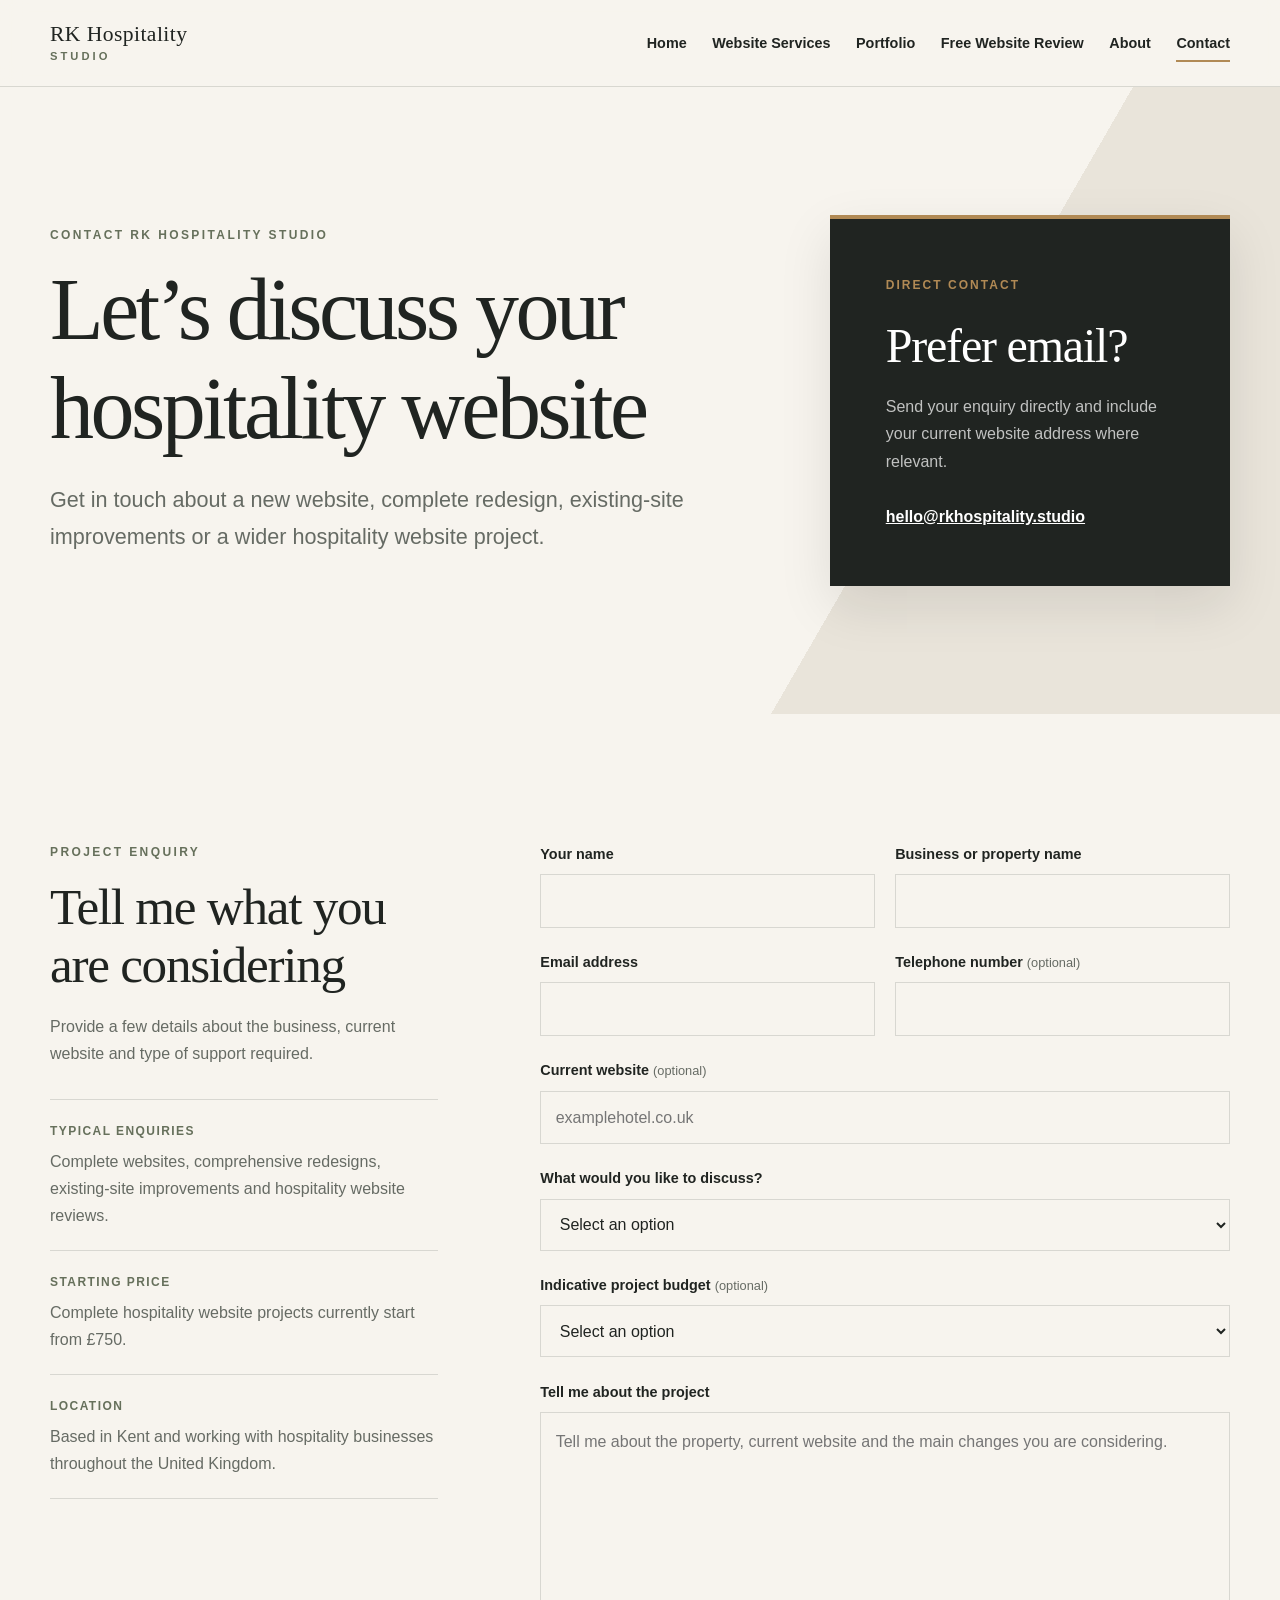
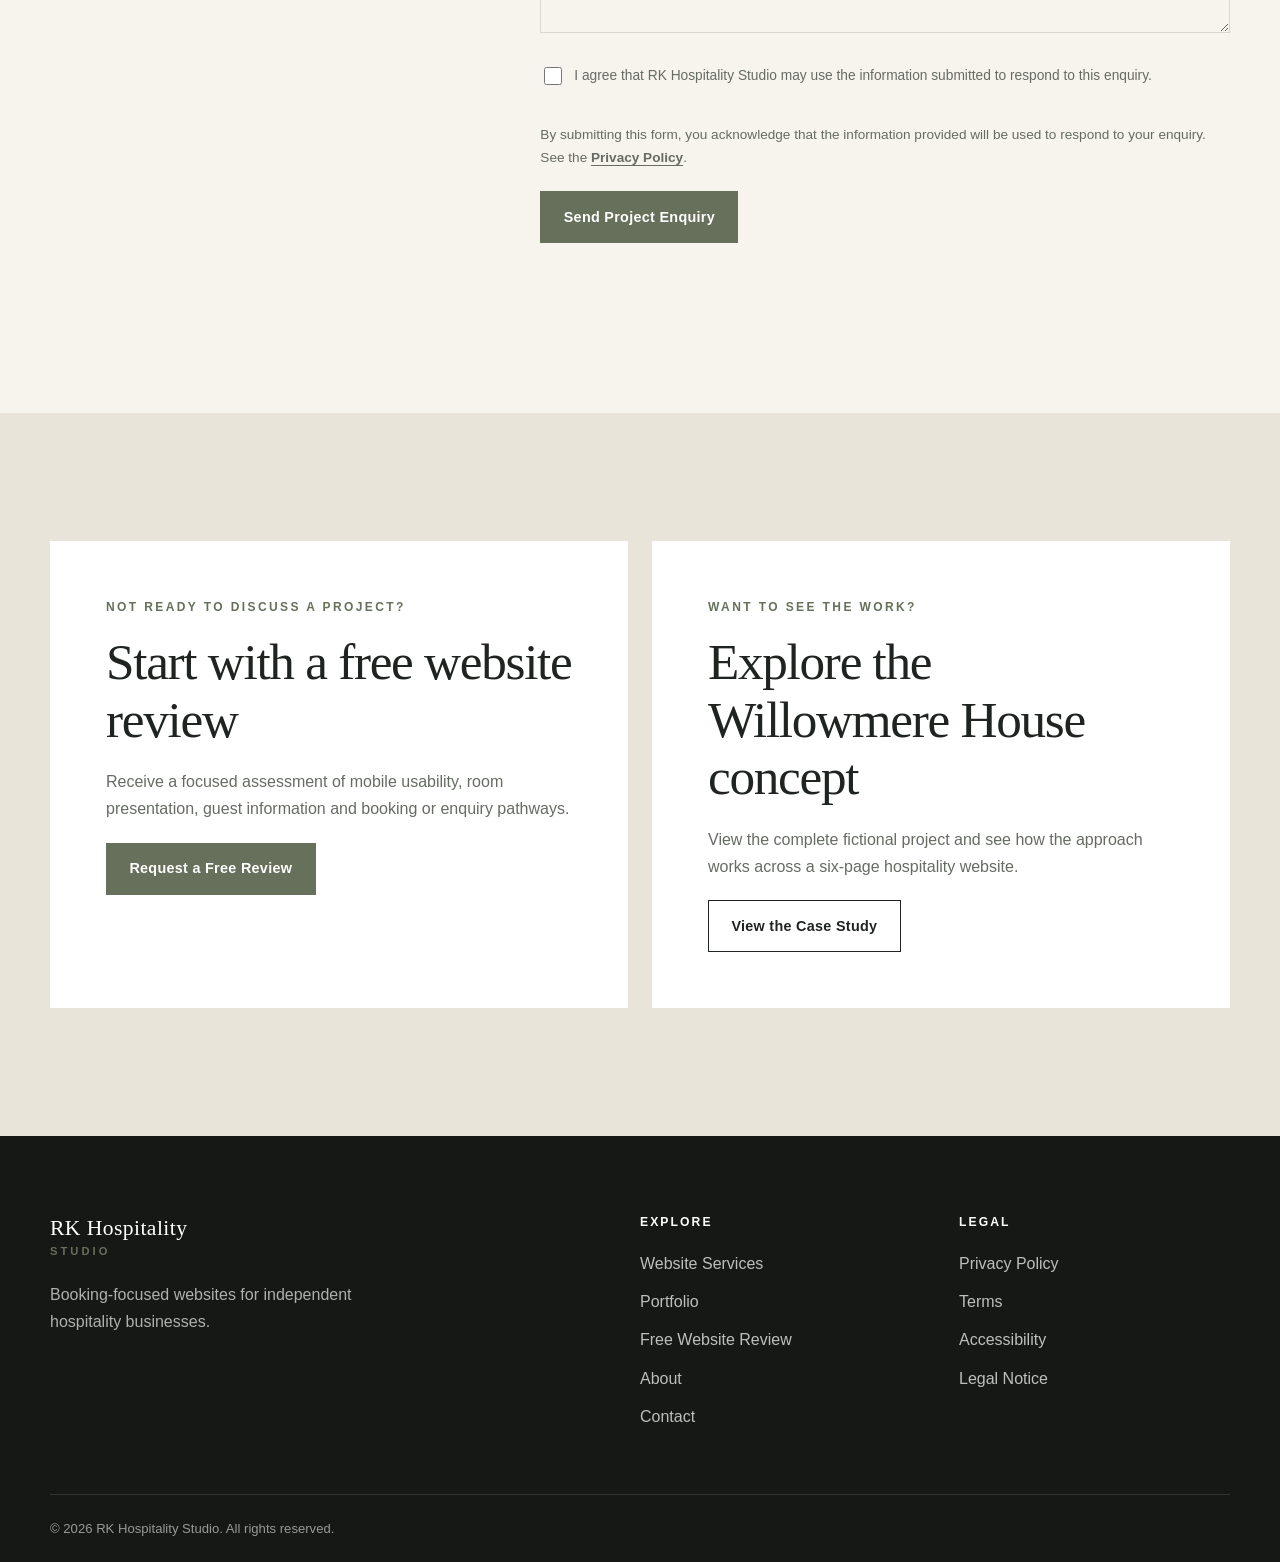
<file: contact.html>
<!DOCTYPE html>
<html lang="en-GB">
<head>
    <meta charset="UTF-8">
    <meta
        name="viewport"
        content="width=device-width, initial-scale=1.0"
    >
    <title>
        Contact RK Hospitality Studio | Discuss Your Website
    </title>
    <meta
        name="description"
        content="Contact RK Hospitality Studio to discuss a hospitality website build, redesign, focused improvement or complimentary website review."
    >
    <link
        rel="canonical"
        href="https://rkhospitality.studio/contact.html"
    >
    <meta property="og:type" content="website">
    <meta
        property="og:title"
        content="Contact RK Hospitality Studio"
    >
    <meta
        property="og:description"
        content="Discuss a hospitality website project, redesign or focused website improvement."
    >
    <meta
        property="og:url"
        content="https://rkhospitality.studio/contact.html"
    >
    <meta
        property="og:site_name"
        content="RK Hospitality Studio"
    >
    <meta
        property="og:image"
        content="https://rkhospitality.studio/images/willowmere-responsive-showcase.webp"
    >
    <meta name="twitter:card" content="summary_large_image">
    <meta
        name="twitter:title"
        content="Contact RK Hospitality Studio"
    >
    <meta
        name="twitter:description"
        content="Discuss a hospitality website project, redesign or focused website improvement."
    >
    <meta
        name="twitter:image"
        content="https://rkhospitality.studio/images/willowmere-responsive-showcase.webp"
    >
    <link
        rel="icon"
        href="favicon.svg"
        type="image/svg+xml"
    >
    <link rel="stylesheet" href="css/styles.css">
    <script src="js/main.js" defer></script>
</head>
<body>
    <a class="skip-link" href="#main-content">
        Skip to main content
    </a>
    <header class="site-header">
        <div class="container header-inner">
            <a
                class="brand"
                href="index.html"
                aria-label="RK Hospitality Studio homepage"
            >
                <span class="brand-name">RK Hospitality</span>
                <span class="brand-subtitle">Studio</span>
            </a>
            <button
                class="menu-toggle"
                type="button"
                aria-expanded="false"
                aria-controls="primary-navigation"
                aria-label="Open navigation"
            >
                <span></span>
                <span></span>
                <span></span>
            </button>
            <nav
                class="primary-navigation"
                id="primary-navigation"
                aria-label="Primary navigation"
            >
                <a href="index.html">Home</a>
                <a href="website-services.html">Website Services</a>
                <a href="portfolio.html">Portfolio</a>
                <a href="free-website-review.html">Free Website Review</a>
                <a href="about.html">About</a>
                <a
                    href="contact.html"
                    aria-current="page"
                >
                    Contact
                </a>
            </nav>
        </div>
    </header>
    <main id="main-content">
        <!-- Hero -->
        <section class="contact-hero">
            <div class="container contact-hero-grid">
                <div>
                    <p class="eyebrow">
                        Contact RK Hospitality Studio
                    </p>
                    <h1>
                        Let’s discuss your hospitality website
                    </h1>
                    <p class="contact-hero-introduction">
                        Get in touch about a new website, complete redesign,
                        existing-site improvements or a wider hospitality website
                        project.
                    </p>
                </div>
                <aside class="contact-hero-panel">
                    <p class="panel-label">
                        Direct contact
                    </p>
                    <h2>
                        Prefer email?
                    </h2>
                    <p>
                        Send your enquiry directly and include your current
                        website address where relevant.
                    </p>
                    <a
                        class="contact-email-link"
                        href="mailto:hello@rkhospitality.studio"
                    >
                        hello@rkhospitality.studio
                    </a>
                </aside>
            </div>
        </section>
        <!-- Contact form -->
        <section class="section">
            <div class="container contact-form-grid">
                <div class="contact-form-introduction">
                    <p class="eyebrow">
                        Project enquiry
                    </p>
                    <h2>
                        Tell me what you are considering
                    </h2>
                    <p>
                        Provide a few details about the business, current website
                        and type of support required.
                    </p>
                    <div class="contact-information-panel">
                        <div>
                            <span>Typical enquiries</span>
                            <p>
                                Complete websites, comprehensive redesigns,
                                existing-site improvements and hospitality website
                                reviews.
                            </p>
                        </div>
                        <div>
                            <span>Starting price</span>
                            <p>
                                Complete hospitality website projects currently
                                start from £750.
                            </p>
                        </div>
                        <div>
                            <span>Location</span>
                            <p>
                                Based in Kent and working with hospitality
                                businesses throughout the United Kingdom.
                            </p>
                        </div>
                    </div>
                </div>
                <form
                    class="contact-form"
                    id="contact-form"
                    action="https://formspree.io/f/maewypkv"
                    method="POST"
                >
                    <input
                        type="hidden"
                        name="_subject"
                        value="New RK Hospitality Studio project enquiry"
                    >
                    <div class="form-row">
                        <div class="form-field">
                            <label for="contact-name">
                                Your name
                            </label>
                            <input
                                type="text"
                                id="contact-name"
                                name="name"
                                autocomplete="name"
                                required
                            >
                        </div>
                        <div class="form-field">
                            <label for="contact-business">
                                Business or property name
                            </label>
                            <input
                                type="text"
                                id="contact-business"
                                name="business"
                                autocomplete="organization"
                            >
                        </div>
                    </div>
                    <div class="form-row">
                        <div class="form-field">
                            <label for="contact-email">
                                Email address
                            </label>
                            <input
                                type="email"
                                id="contact-email"
                                name="email"
                                autocomplete="email"
                                required
                            >
                        </div>
                        <div class="form-field">
                            <label for="contact-phone">
                                Telephone number
                                <span class="optional-label">(optional)</span>
                            </label>
                            <input
                                type="tel"
                                id="contact-phone"
                                name="phone"
                                autocomplete="tel"
                            >
                        </div>
                    </div>
                    <div class="form-field">
                        <label for="contact-website">
                            Current website
                            <span class="optional-label">(optional)</span>
                        </label>
                        <input
                            type="text"
                            id="contact-website"
                            name="website"
                            placeholder="examplehotel.co.uk"
                            inputmode="url"
                            autocomplete="url"
                        >
                    </div>
                    <div class="form-field">
                        <label for="contact-service">
                            What would you like to discuss?
                        </label>
                        <select
                            id="contact-service"
                            name="service"
                            required
                        >
                            <option value="">
                                Select an option
                            </option>
                            <option value="complete-website">
                                Complete hospitality website
                            </option>
                            <option value="redesign">
                                Comprehensive website redesign
                            </option>
                            <option value="website-improvements">
                                Existing website improvements
                            </option>
                            <option value="copywriting">
                                Website copywriting or wider content support
                            </option>
                            <option value="other">
                                Other website enquiry
                            </option>
                        </select>
                    </div>
                    <div class="form-field">
                        <label for="contact-budget">
                            Indicative project budget
                            <span class="optional-label">(optional)</span>
                        </label>
                        <select
                            id="contact-budget"
                            name="budget"
                        >
                            <option value="">
                                Select an option
                            </option>
                            <option value="under-750">
                                Under £750
                            </option>
                            <option value="750-1000">
                                £750–£1,000
                            </option>
                            <option value="1000-1500">
                                £1,000–£1,500
                            </option>
                            <option value="1500-plus">
                                £1,500+
                            </option>
                            <option value="unsure">
                                Not sure yet
                            </option>
                        </select>
                    </div>
                    <div class="form-field">
                        <label for="contact-message">
                            Tell me about the project
                        </label>
                        <textarea
                            id="contact-message"
                            name="message"
                            rows="7"
                            placeholder="Tell me about the property, current website and the main changes you are considering."
                            required
                        ></textarea>
                    </div>
                    <div class="form-field checkbox-field">
                        <input
                            type="checkbox"
                            id="contact-consent"
                            name="consent"
                            required
                        >
                        <label for="contact-consent">
                            I agree that RK Hospitality Studio may use the
                            information submitted to respond to this enquiry.
                        </label>
                        <p class="form-privacy-notice">
                            By submitting this form, you acknowledge that the
                            information provided will be used to respond to your
                            enquiry. See the
                            <a href="privacy-policy.html">Privacy Policy</a>.
                        </p>
                     </div>
                    <button
                        class="button button-primary"
                        type="submit"
                    >
                        Send Project Enquiry
                    </button>
                    <p
                        class="form-status"
                        id="contact-form-status"
                        role="status"
                        aria-live="polite"
                    ></p>
                </form>
                <div
                    class="form-success-message"
                    id="contact-form-success"
                    hidden
                >
                    <div class="form-success-icon" aria-hidden="true">
                        ✓
                    </div>
                    <h2>
                        Thank you for getting in touch
                    </h2>
                    <p>
                        Your enquiry has been sent successfully. I will review the
                        information and respond by email.
                    </p>
                    <a
                        class="button button-secondary"
                        href="portfolio.html"
                    >
                        View the Portfolio
                    </a>
                </div>
            </div>
        </section>
        <!-- Alternative route -->
        <section class="section section-stone">
            <div class="container contact-options-grid">
                <article>
                    <p class="eyebrow">
                        Not ready to discuss a project?
                    </p>
                    <h2>
                        Start with a free website review
                    </h2>
                    <p>
                        Receive a focused assessment of mobile usability, room
                        presentation, guest information and booking or enquiry
                        pathways.
                    </p>
                    <a
                        class="button button-primary"
                        href="free-website-review.html"
                    >
                        Request a Free Review
                    </a>
                </article>
                <article>
                    <p class="eyebrow">
                        Want to see the work?
                    </p>
                    <h2>
                        Explore the Willowmere House concept
                    </h2>
                    <p>
                        View the complete fictional project and see how the
                        approach works across a six-page hospitality website.
                    </p>
                    <a
                        class="button button-secondary"
                        href="willowmere-house.html"
                    >
                        View the Case Study
                    </a>
                </article>
            </div>
        </section>
    </main>
    <footer class="site-footer">
        <div class="container footer-grid">
            <div>
                <a class="brand footer-brand" href="index.html">
                    <span class="brand-name">RK Hospitality</span>
                    <span class="brand-subtitle">Studio</span>
                </a>
                <p class="footer-description">
                    Booking-focused websites for independent hospitality
                    businesses.
                </p>
            </div>
            <div>
                <h2 class="footer-heading">Explore</h2>
                <nav class="footer-navigation" aria-label="Footer navigation">
                    <a href="website-services.html">Website Services</a>
                    <a href="portfolio.html">Portfolio</a>
                    <a href="free-website-review.html">Free Website Review</a>
                    <a href="about.html">About</a>
                    <a href="contact.html">Contact</a>
                </nav>
            </div>
            <div>
                <h2 class="footer-heading">Legal</h2>
                <nav class="footer-navigation" aria-label="Legal navigation">
                    <a href="privacy-policy.html">Privacy Policy</a>
                    <a href="terms.html">Terms</a>
                    <a href="accessibility.html">Accessibility</a>
                    <a href="legal-notice.html">Legal Notice</a>
                </nav>
            </div>
        </div>
        <div class="container footer-bottom">
            <p>
                &copy; <span id="current-year"></span>
                RK Hospitality Studio. All rights reserved.
            </p>
        </div>
    </footer>
</body>
</html>
</file>
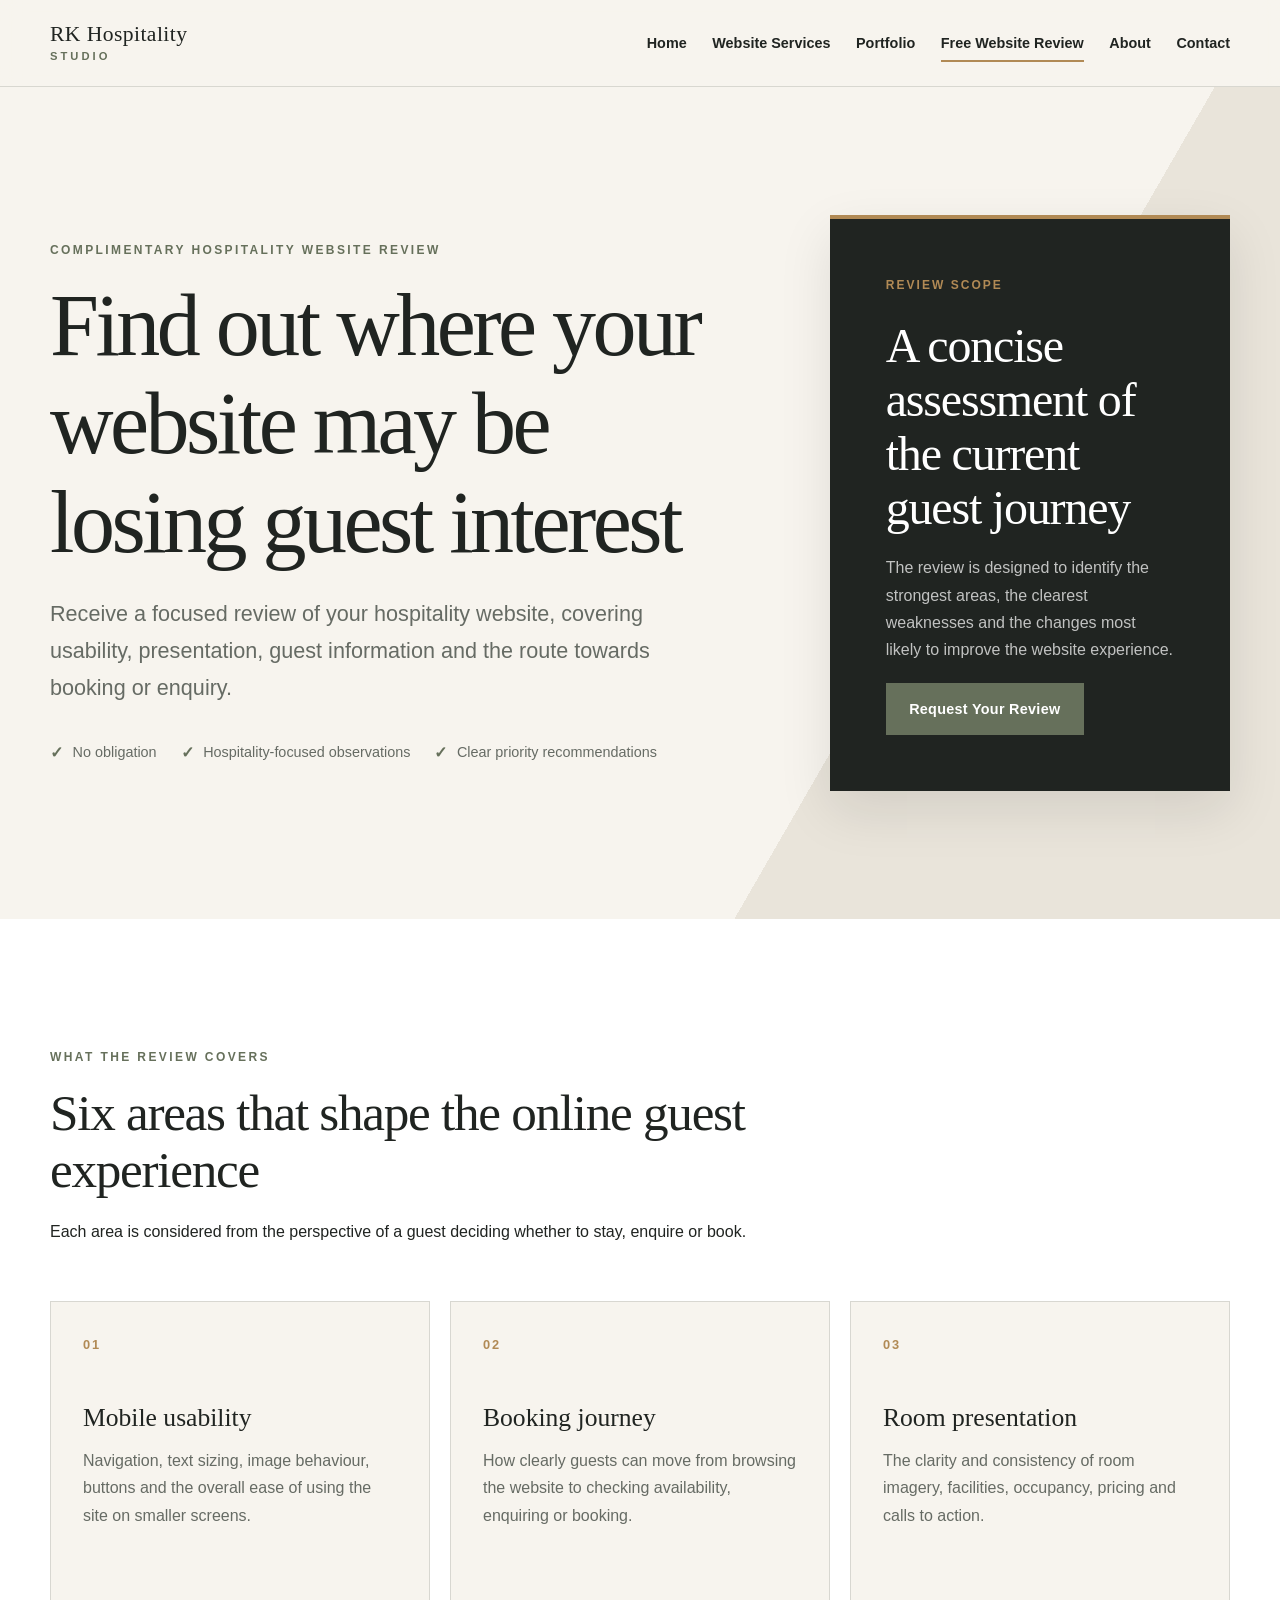
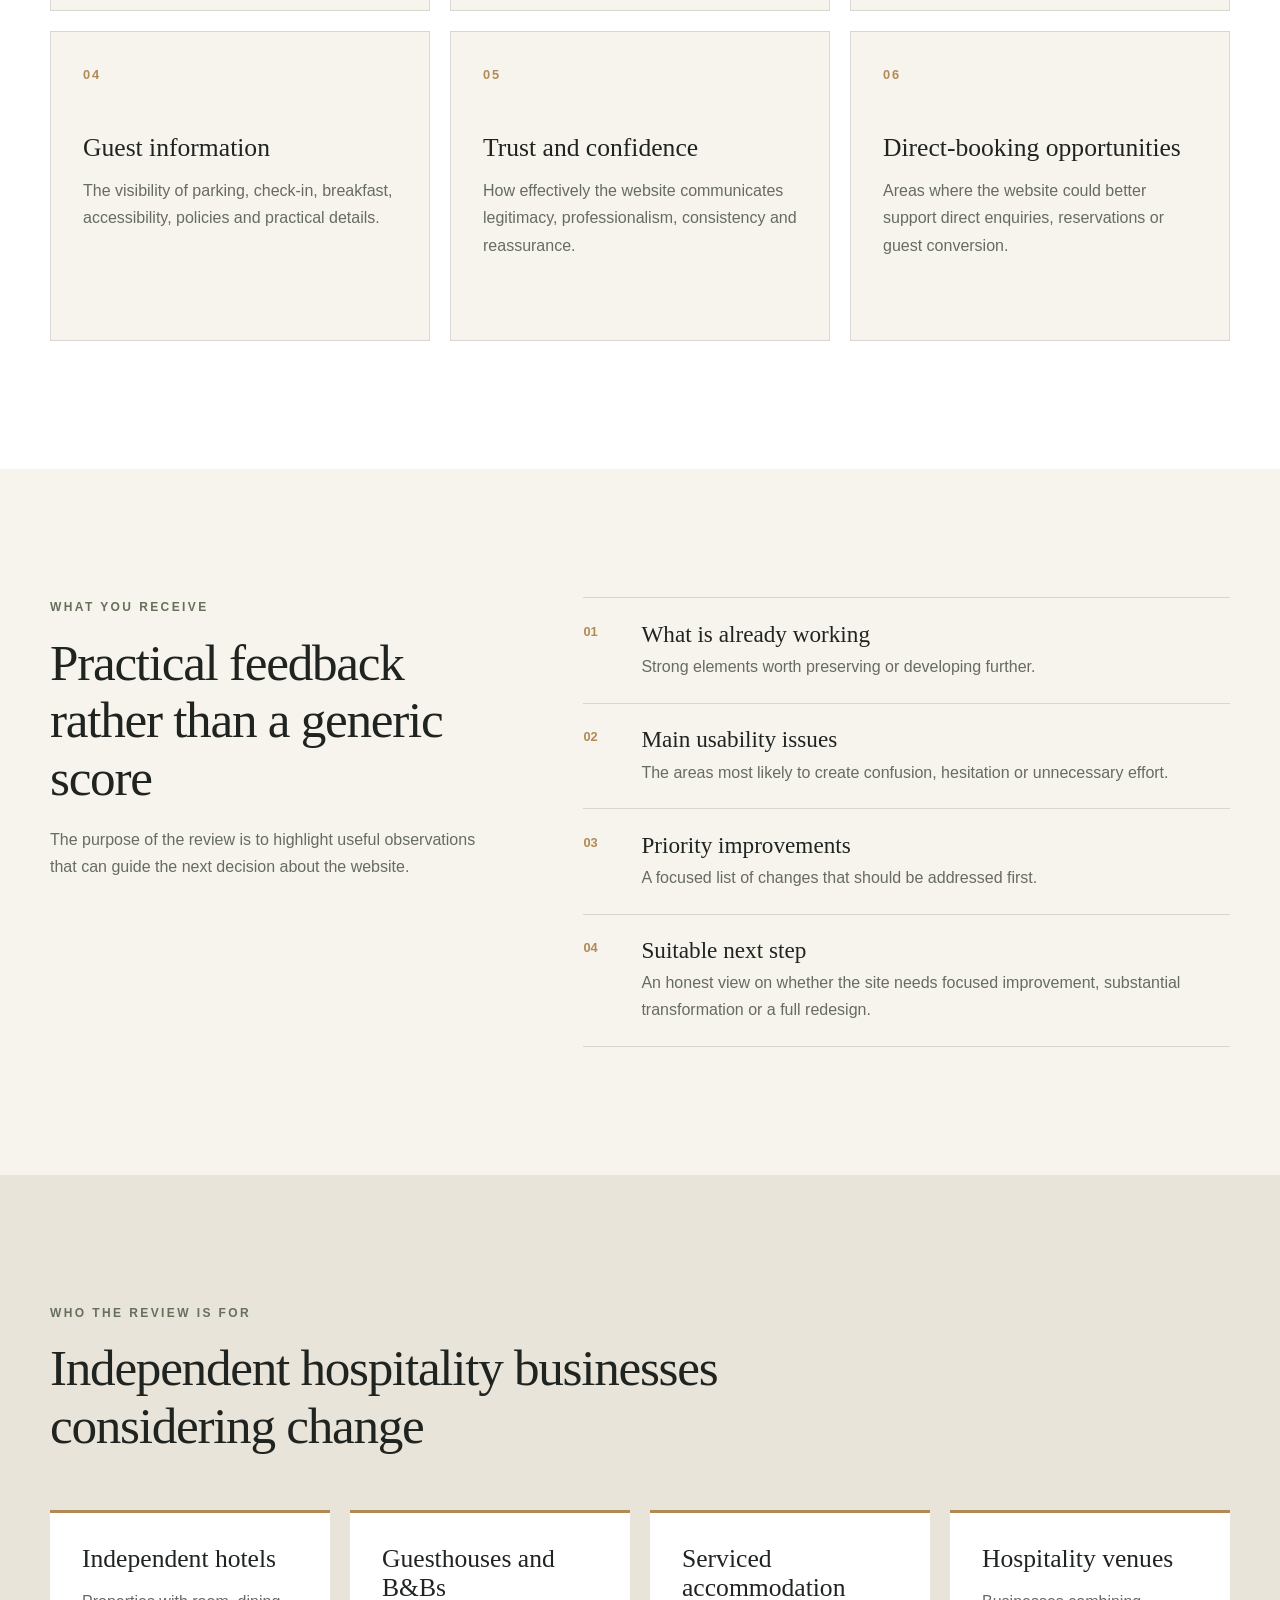
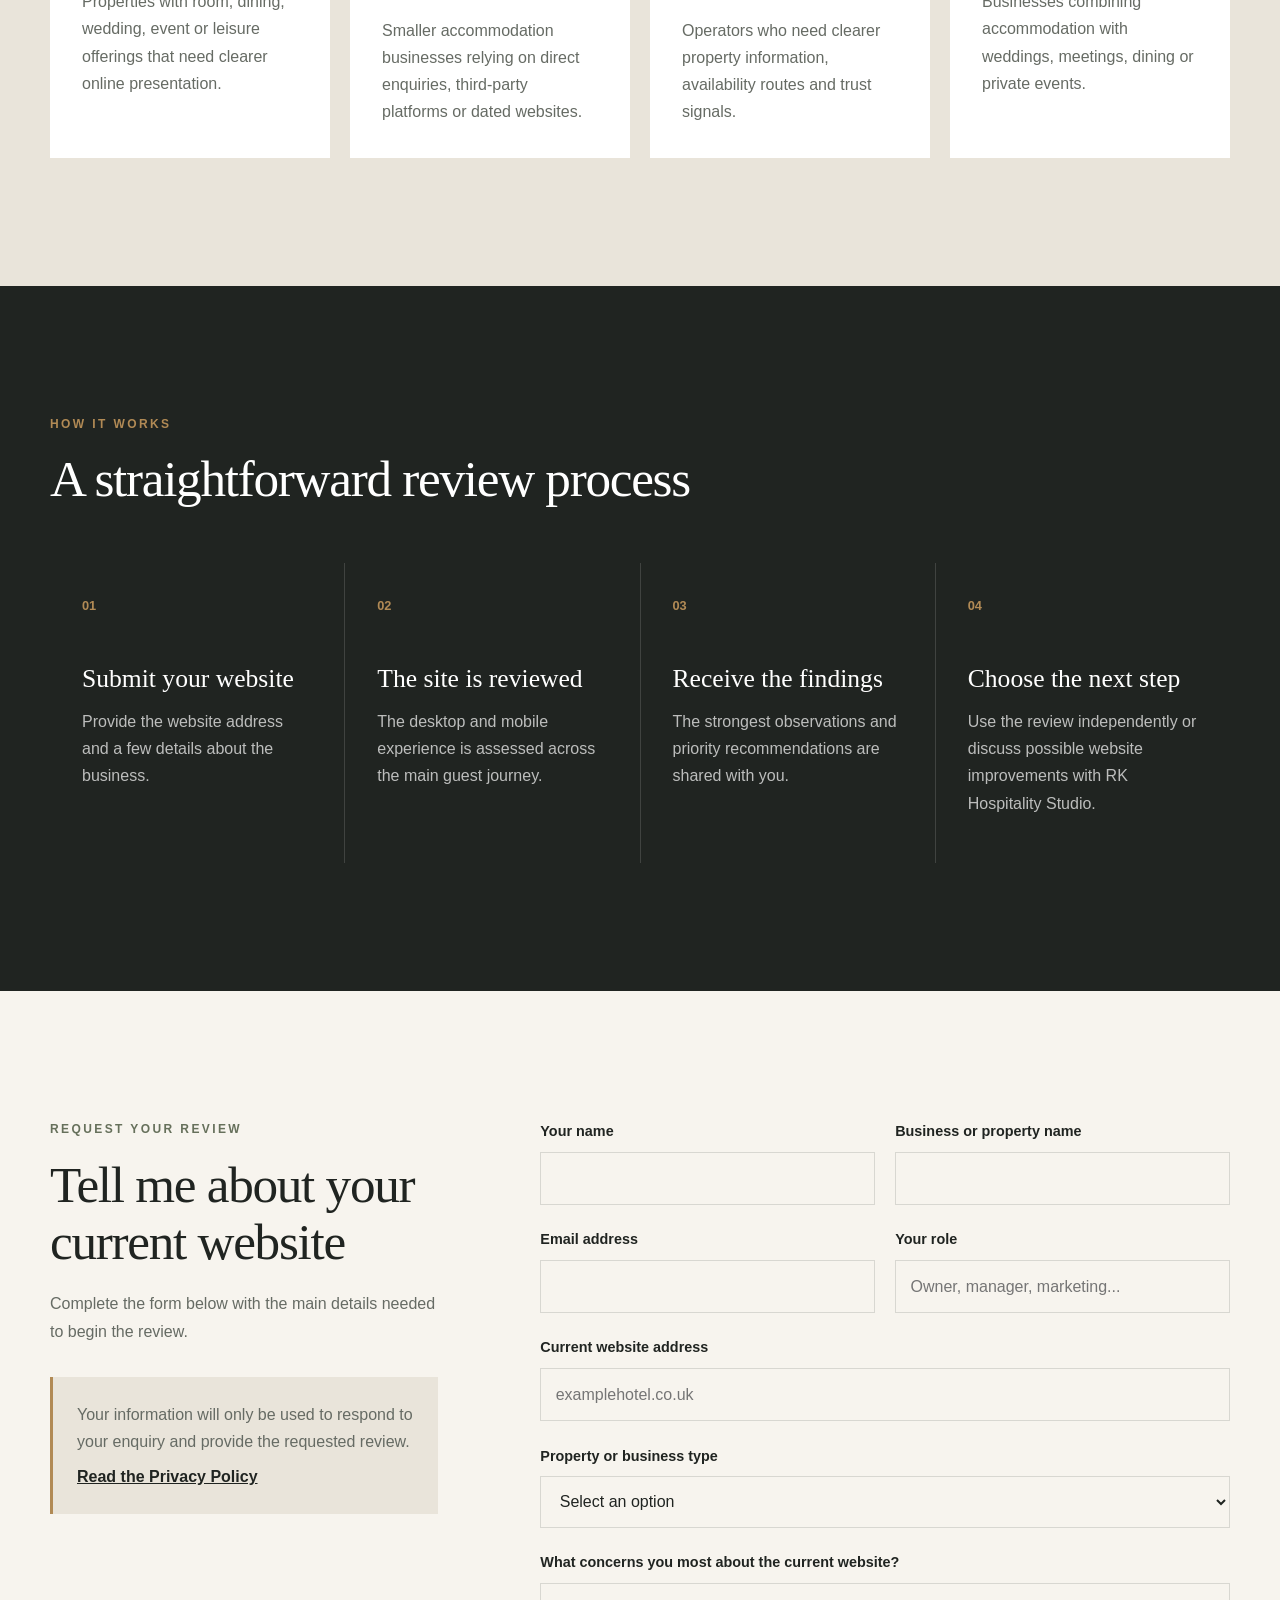
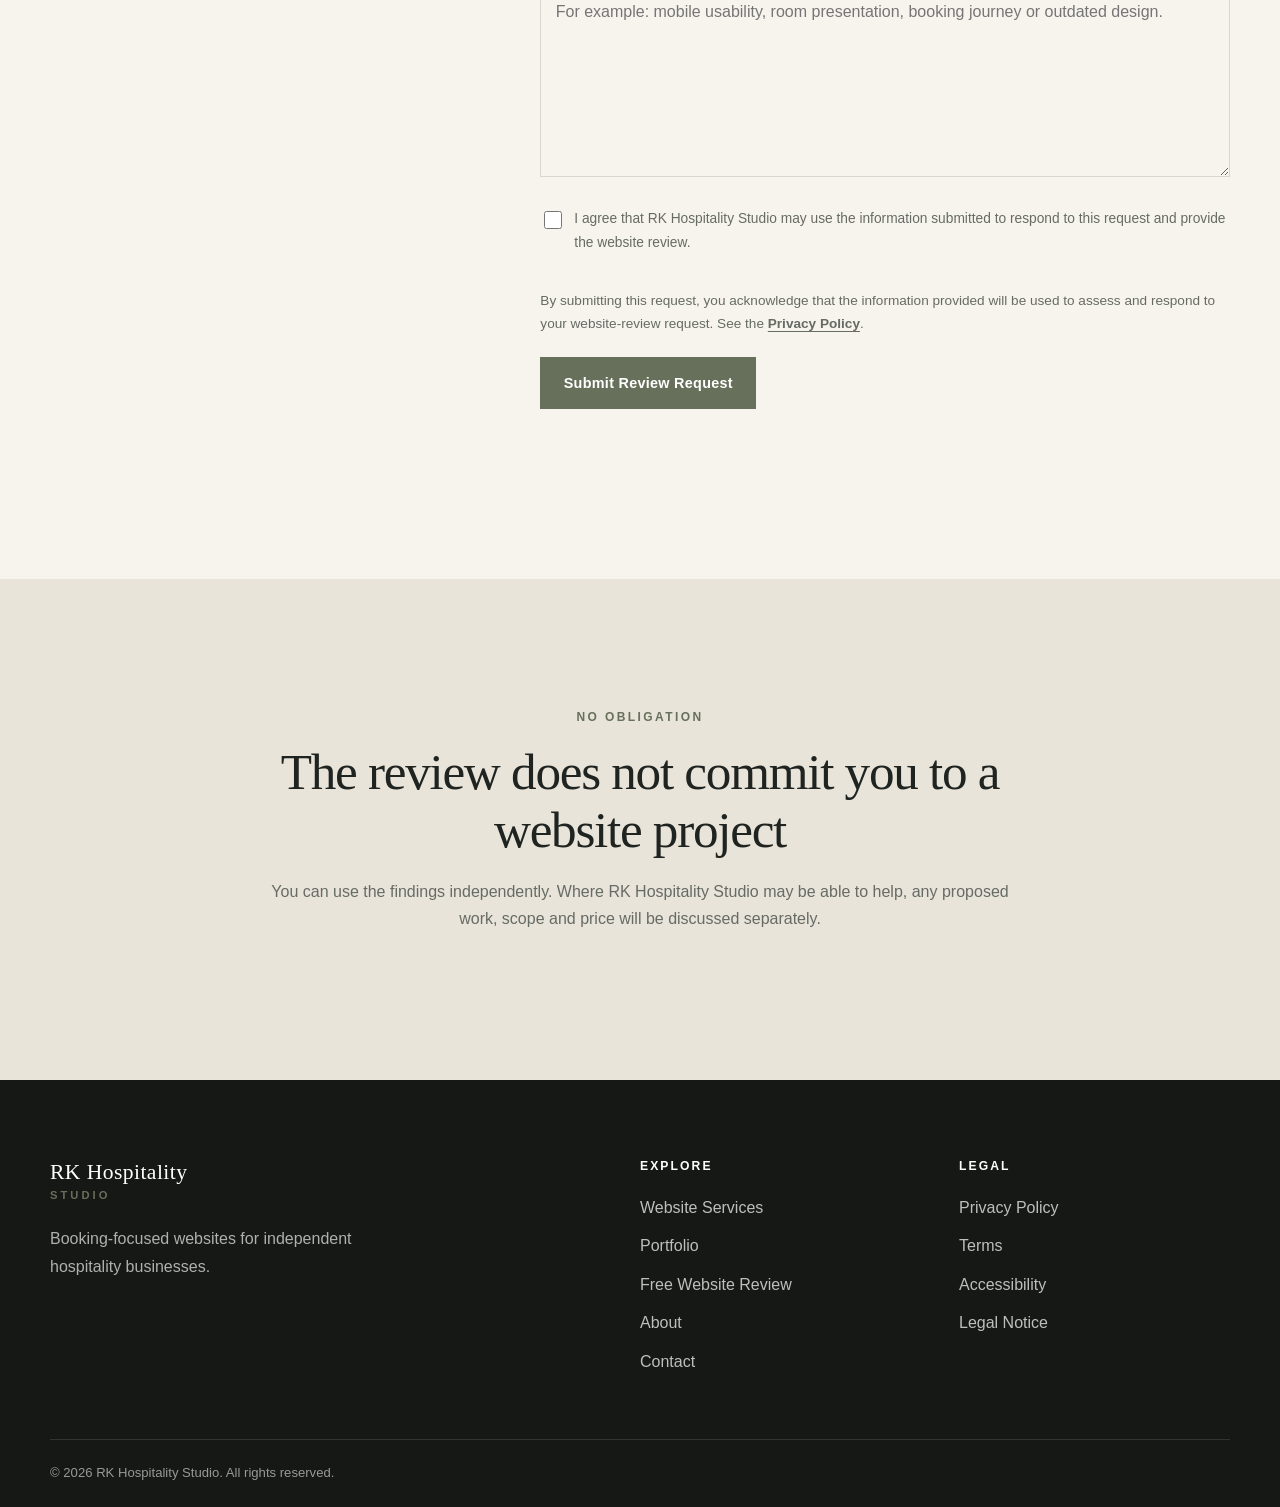
<file: free-website-review.html>
<!DOCTYPE html>
<html lang="en-GB">
<head>
    <meta charset="UTF-8">
    <meta
        name="viewport"
        content="width=device-width, initial-scale=1.0"
    >
   <title>
        Free Hospitality Website Review | RK Hospitality Studio
    </title>
    <meta
        name="description"
        content="Request a complimentary website review covering mobile usability, booking journey, room presentation, guest information, trust and direct-booking opportunities."
    >
    <link
        rel="canonical"
        href="https://rkhospitality.studio/free-website-review.html"
    >
    <meta property="og:type" content="website">
    <meta
        property="og:title"
        content="Free Hospitality Website Review"
    >
    <meta
        property="og:description"
        content="Get practical observations on your hospitality website’s usability, presentation and guest journey."
    >
    <meta
        property="og:url"
        content="https://rkhospitality.studio/free-website-review.html"
    >
    <meta
        property="og:site_name"
        content="RK Hospitality Studio"
    >
    <meta
        property="og:image"
        content="https://rkhospitality.studio/images/willowmere-responsive-showcase.webp"
    >
    <meta name="twitter:card" content="summary_large_image">
    <meta
        name="twitter:title"
        content="Free Hospitality Website Review"
    >
    <meta
        name="twitter:description"
        content="Get practical observations on your hospitality website’s usability, presentation and guest journey."
    >
    <meta
        name="twitter:image"
        content="https://rkhospitality.studio/images/willowmere-responsive-showcase.webp"
    >
    <link
        rel="icon"
        href="favicon.svg"
        type="image/svg+xml"
    >
    <link rel="stylesheet" href="css/styles.css">
    <script src="js/main.js" defer></script>
</head>
<body>
    <a class="skip-link" href="#main-content">
        Skip to main content
    </a>
    <header class="site-header">
        <div class="container header-inner">
            <a
                class="brand"
                href="index.html"
                aria-label="RK Hospitality Studio homepage"
            >
                <span class="brand-name">RK Hospitality</span>
                <span class="brand-subtitle">Studio</span>
            </a>
            <button
                class="menu-toggle"
                type="button"
                aria-expanded="false"
                aria-controls="primary-navigation"
                aria-label="Open navigation"
            >
                <span></span>
                <span></span>
                <span></span>
            </button>
            <nav
                class="primary-navigation"
                id="primary-navigation"
                aria-label="Primary navigation"
            >
                <a href="index.html">Home</a>
                <a href="website-services.html">Website Services</a>
                <a href="portfolio.html">Portfolio</a>
                <a
                    href="free-website-review.html"
                    aria-current="page"
                >
                    Free Website Review
                </a>
                <a href="about.html">About</a>
                <a href="contact.html">Contact</a>
            </nav>
        </div>
    </header>
    <main id="main-content">
        <!-- Hero -->
        <section class="review-page-hero">
            <div class="container review-page-hero-grid">
                <div>
                    <p class="eyebrow">
                        Complimentary hospitality website review
                    </p>
                    <h1>
                        Find out where your website may be losing guest interest
                    </h1>
                    <p class="review-page-introduction">
                        Receive a focused review of your hospitality website,
                        covering usability, presentation, guest information and
                        the route towards booking or enquiry.
                    </p>
                    <div class="review-benefit-list">
                        <div>
                            <span aria-hidden="true">✓</span>
                            <p>No obligation</p>
                        </div>
                        <div>
                            <span aria-hidden="true">✓</span>
                            <p>Hospitality-focused observations</p>
                        </div>
                        <div>
                            <span aria-hidden="true">✓</span>
                            <p>Clear priority recommendations</p>
                        </div>
                    </div>
                </div>
                <aside class="review-hero-panel">
                    <p class="panel-label">
                        Review scope
                    </p>
                    <h2>
                        A concise assessment of the current guest journey
                    </h2>
                    <p>
                        The review is designed to identify the strongest areas,
                        the clearest weaknesses and the changes most likely to
                        improve the website experience.
                    </p>
                    <a
                        class="button button-primary"
                        href="#review-form"
                    >
                        Request Your Review
                    </a>
                </aside>
            </div>
        </section>
        <!-- Review areas -->
        <section class="section section-light">
            <div class="container">
                <div class="section-heading">
                    <p class="eyebrow">
                        What the review covers
                    </p>
                    <h2>
                        Six areas that shape the online guest experience
                    </h2>
                    <p>
                        Each area is considered from the perspective of a guest
                        deciding whether to stay, enquire or book.
                    </p>
                </div>
                <div class="review-area-grid">
                    <article>
                        <span class="card-number">01</span>
                        <h3>Mobile usability</h3>
                        <p>
                            Navigation, text sizing, image behaviour, buttons and
                            the overall ease of using the site on smaller screens.
                        </p>
                    </article>
                    <article>
                        <span class="card-number">02</span>
                        <h3>Booking journey</h3>
                        <p>
                            How clearly guests can move from browsing the website
                            to checking availability, enquiring or booking.
                        </p>
                    </article>
                    <article>
                        <span class="card-number">03</span>
                        <h3>Room presentation</h3>
                        <p>
                            The clarity and consistency of room imagery,
                            facilities, occupancy, pricing and calls to action.
                        </p>
                    </article>
                    <article>
                        <span class="card-number">04</span>
                        <h3>Guest information</h3>
                        <p>
                            The visibility of parking, check-in, breakfast,
                            accessibility, policies and practical details.
                        </p>
                    </article>
                    <article>
                        <span class="card-number">05</span>
                        <h3>Trust and confidence</h3>
                        <p>
                            How effectively the website communicates legitimacy,
                            professionalism, consistency and reassurance.
                        </p>
                    </article>
                    <article>
                        <span class="card-number">06</span>
                        <h3>Direct-booking opportunities</h3>
                        <p>
                            Areas where the website could better support direct
                            enquiries, reservations or guest conversion.
                        </p>
                    </article>
                </div>
            </div>
        </section>
        <!-- What you receive -->
        <section class="section">
            <div class="container review-delivery-grid">
                <div>
                    <p class="eyebrow">
                        What you receive
                    </p>
                    <h2>
                        Practical feedback rather than a generic score
                    </h2>
                    <p>
                        The purpose of the review is to highlight useful
                        observations that can guide the next decision about the
                        website.
                    </p>
                </div>
                <div class="review-delivery-list">
                    <div>
                        <span>01</span>
                        <div>
                            <h3>What is already working</h3>
                            <p>
                                Strong elements worth preserving or developing
                                further.
                            </p>
                        </div>
                    </div>
                    <div>
                        <span>02</span>
                        <div>
                            <h3>Main usability issues</h3>
                            <p>
                                The areas most likely to create confusion,
                                hesitation or unnecessary effort.
                            </p>
                        </div>
                    </div>
                    <div>
                        <span>03</span>
                        <div>
                            <h3>Priority improvements</h3>
                            <p>
                                A focused list of changes that should be addressed
                                first.
                            </p>
                        </div>
                    </div>
                    <div>
                        <span>04</span>
                        <div>
                            <h3>Suitable next step</h3>
                            <p>
                                An honest view on whether the site needs focused
                                improvement, substantial transformation or a full
                                redesign.
                            </p>
                        </div>
                    </div>
                </div>
            </div>
        </section>
        <!-- Who it is for -->
        <section class="section section-stone">
            <div class="container">
                <div class="section-heading">
                    <p class="eyebrow">
                        Who the review is for
                    </p>
                    <h2>
                        Independent hospitality businesses considering change
                    </h2>
                </div>
                <div class="review-audience-grid">
                    <article>
                        <h3>Independent hotels</h3>
                        <p>
                            Properties with room, dining, wedding, event or
                            leisure offerings that need clearer online
                            presentation.
                        </p>
                    </article>
                    <article>
                        <h3>Guesthouses and B&amp;Bs</h3>
                        <p>
                            Smaller accommodation businesses relying on direct
                            enquiries, third-party platforms or dated websites.
                        </p>
                    </article>
                    <article>
                        <h3>Serviced accommodation</h3>
                        <p>
                            Operators who need clearer property information,
                            availability routes and trust signals.
                        </p>
                    </article>
                    <article>
                        <h3>Hospitality venues</h3>
                        <p>
                            Businesses combining accommodation with weddings,
                            meetings, dining or private events.
                        </p>
                    </article>
                </div>
            </div>
        </section>
        <!-- Process -->
        <section class="section section-dark">
            <div class="container">
                <div class="section-heading section-heading-light">
                    <p class="eyebrow">
                        How it works
                    </p>
                    <h2>
                        A straightforward review process
                    </h2>
                </div>
                <div class="review-process-grid">
                    <article>
                        <span>01</span>
                        <h3>Submit your website</h3>
                        <p>
                            Provide the website address and a few details about
                            the business.
                        </p>
                    </article>
                    <article>
                        <span>02</span>
                        <h3>The site is reviewed</h3>
                        <p>
                            The desktop and mobile experience is assessed across
                            the main guest journey.
                        </p>
                    </article>
                    <article>
                        <span>03</span>
                        <h3>Receive the findings</h3>
                        <p>
                            The strongest observations and priority
                            recommendations are shared with you.
                        </p>
                    </article>
                    <article>
                        <span>04</span>
                        <h3>Choose the next step</h3>
                        <p>
                            Use the review independently or discuss possible
                            website improvements with RK Hospitality Studio.
                        </p>
                    </article>
                </div>
            </div>
        </section>
        <!-- Form -->
        <section
            class="section"
            id="review-form"
        >
            <div class="container review-form-grid">
                <div class="review-form-introduction">
                    <p class="eyebrow">
                        Request your review
                    </p>
                    <h2>
                        Tell me about your current website
                    </h2>
                    <p>
                        Complete the form below with the main details needed to
                        begin the review.
                    </p>
                    <div class="form-assurance">
                        <p>
                            Your information will only be used to respond to your
                            enquiry and provide the requested review.
                        </p>
                        <a href="privacy-policy.html">
                            Read the Privacy Policy
                        </a>
                    </div>
                </div>
                <form
                    class="review-form"
                    id="website-review-form"
                    action="https://formspree.io/f/xyegybgv"
                    method="POST"
                >
                    <input
                        type="hidden"
                        name="_subject"
                        value="New RK Hospitality Studio website review request"
                    >
                    <div class="form-row">
                        <div class="form-field">
                            <label for="review-name">
                                Your name
                            </label>
                            <input
                                type="text"
                                id="review-name"
                                name="name"
                                autocomplete="name"
                                required
                            >
                        </div>
                        <div class="form-field">
                            <label for="review-business">
                                Business or property name
                            </label>
                            <input
                                type="text"
                                id="review-business"
                                name="business"
                                autocomplete="organization"
                                required
                            >
                        </div>
                    </div>
                    <div class="form-row">
                        <div class="form-field">
                            <label for="review-email">
                                Email address
                            </label>
                            <input
                                type="email"
                                id="review-email"
                                name="email"
                                autocomplete="email"
                                required
                            >
                        </div>
                        <div class="form-field">
                            <label for="review-role">
                                Your role
                            </label>
                            <input
                                type="text"
                                id="review-role"
                                name="role"
                                placeholder="Owner, manager, marketing..."
                            >
                        </div>
                    </div>
                    <div class="form-field">
                        <label for="review-website">
                            Current website address
                        </label>
                        <input
                            type="text"
                            id="review-website"
                            name="website"
                            placeholder="examplehotel.co.uk"
                            inputmode="url"
                            autocomplete="url"
                            required
                        >
                    </div>
                    <div class="form-field">
                        <label for="review-property-type">
                            Property or business type
                        </label>
                        <select
                            id="review-property-type"
                            name="property_type"
                            required
                        >
                            <option value="">
                                Select an option
                            </option>
                            <option value="hotel">
                                Independent hotel
                            </option>
                            <option value="guesthouse">
                                Guesthouse or B&amp;B
                            </option>
                            <option value="serviced-accommodation">
                                Serviced accommodation
                            </option>
                            <option value="venue">
                                Hospitality or event venue
                            </option>
                            <option value="other">
                                Other
                            </option>
                        </select>
                    </div>
                    <div class="form-field">
                        <label for="review-concern">
                            What concerns you most about the current website?
                        </label>
                        <textarea
                            id="review-concern"
                            name="main_concern"
                            rows="6"
                            placeholder="For example: mobile usability, room presentation, booking journey or outdated design."
                        ></textarea>
                    </div>
                    <div class="form-field checkbox-field">
                        <input
                            type="checkbox"
                            id="review-consent"
                            name="consent"
                            required
                        >
                        <label for="review-consent">
                            I agree that RK Hospitality Studio may use the
                            information submitted to respond to this request and
                            provide the website review.
                        </label>
                        <p class="form-privacy-notice">
                            By submitting this request, you acknowledge that the
                            information provided will be used to assess and respond
                            to your website-review request. See the
                            <a href="privacy-policy.html">Privacy Policy</a>.
                        </p>
                    </div>
                    <button
                        class="button button-primary"
                        type="submit"
                    >
                        Submit Review Request
                    </button>
                    <p
                        class="form-status"
                        id="review-form-status"
                        role="status"
                        aria-live="polite"
                    ></p>
                </form>
                <div
                    class="form-success-message"
                    id="review-form-success"
                    hidden
                >
                    <div class="form-success-icon" aria-hidden="true">
                        ✓
                    </div>
                    <h2>
                        Your review request has been received
                    </h2>
                    <p>
                        Thank you. I will review the website and information supplied
                        before responding by email.
                    </p>
                    <a
                        class="button button-secondary"
                        href="website-services.html"
                    >
                        Explore Website Services
                    </a>
                </div>
            </div>
        </section>
        <!-- Final note -->
        <section class="section section-stone">
            <div class="container narrow-container concept-disclaimer">
                <p class="eyebrow">
                    No obligation
                </p>
                <h2>
                    The review does not commit you to a website project
                </h2>
                <p>
                    You can use the findings independently. Where RK Hospitality
                    Studio may be able to help, any proposed work, scope and price
                    will be discussed separately.
                </p>
            </div>
        </section>
    </main>
    <footer class="site-footer">
        <div class="container footer-grid">
            <div>
                <a class="brand footer-brand" href="index.html">
                    <span class="brand-name">RK Hospitality</span>
                    <span class="brand-subtitle">Studio</span>
                </a>
                <p class="footer-description">
                    Booking-focused websites for independent hospitality
                    businesses.
                </p>
            </div>
            <div>
                <h2 class="footer-heading">Explore</h2>
                <nav class="footer-navigation" aria-label="Footer navigation">
                    <a href="website-services.html">Website Services</a>
                    <a href="portfolio.html">Portfolio</a>
                    <a href="free-website-review.html">Free Website Review</a>
                    <a href="about.html">About</a>
                    <a href="contact.html">Contact</a>
                </nav>
            </div>
            <div>
                <h2 class="footer-heading">Legal</h2>
                <nav class="footer-navigation" aria-label="Legal navigation">
                    <a href="privacy-policy.html">Privacy Policy</a>
                    <a href="terms.html">Terms</a>
                    <a href="accessibility.html">Accessibility</a>
                    <a href="legal-notice.html">Legal Notice</a>
                </nav>
            </div>
        </div>
        <div class="container footer-bottom">
            <p>
                &copy; <span id="current-year"></span>
                RK Hospitality Studio. All rights reserved.
            </p>
        </div>
    </footer>
</body>
</html>
</file>
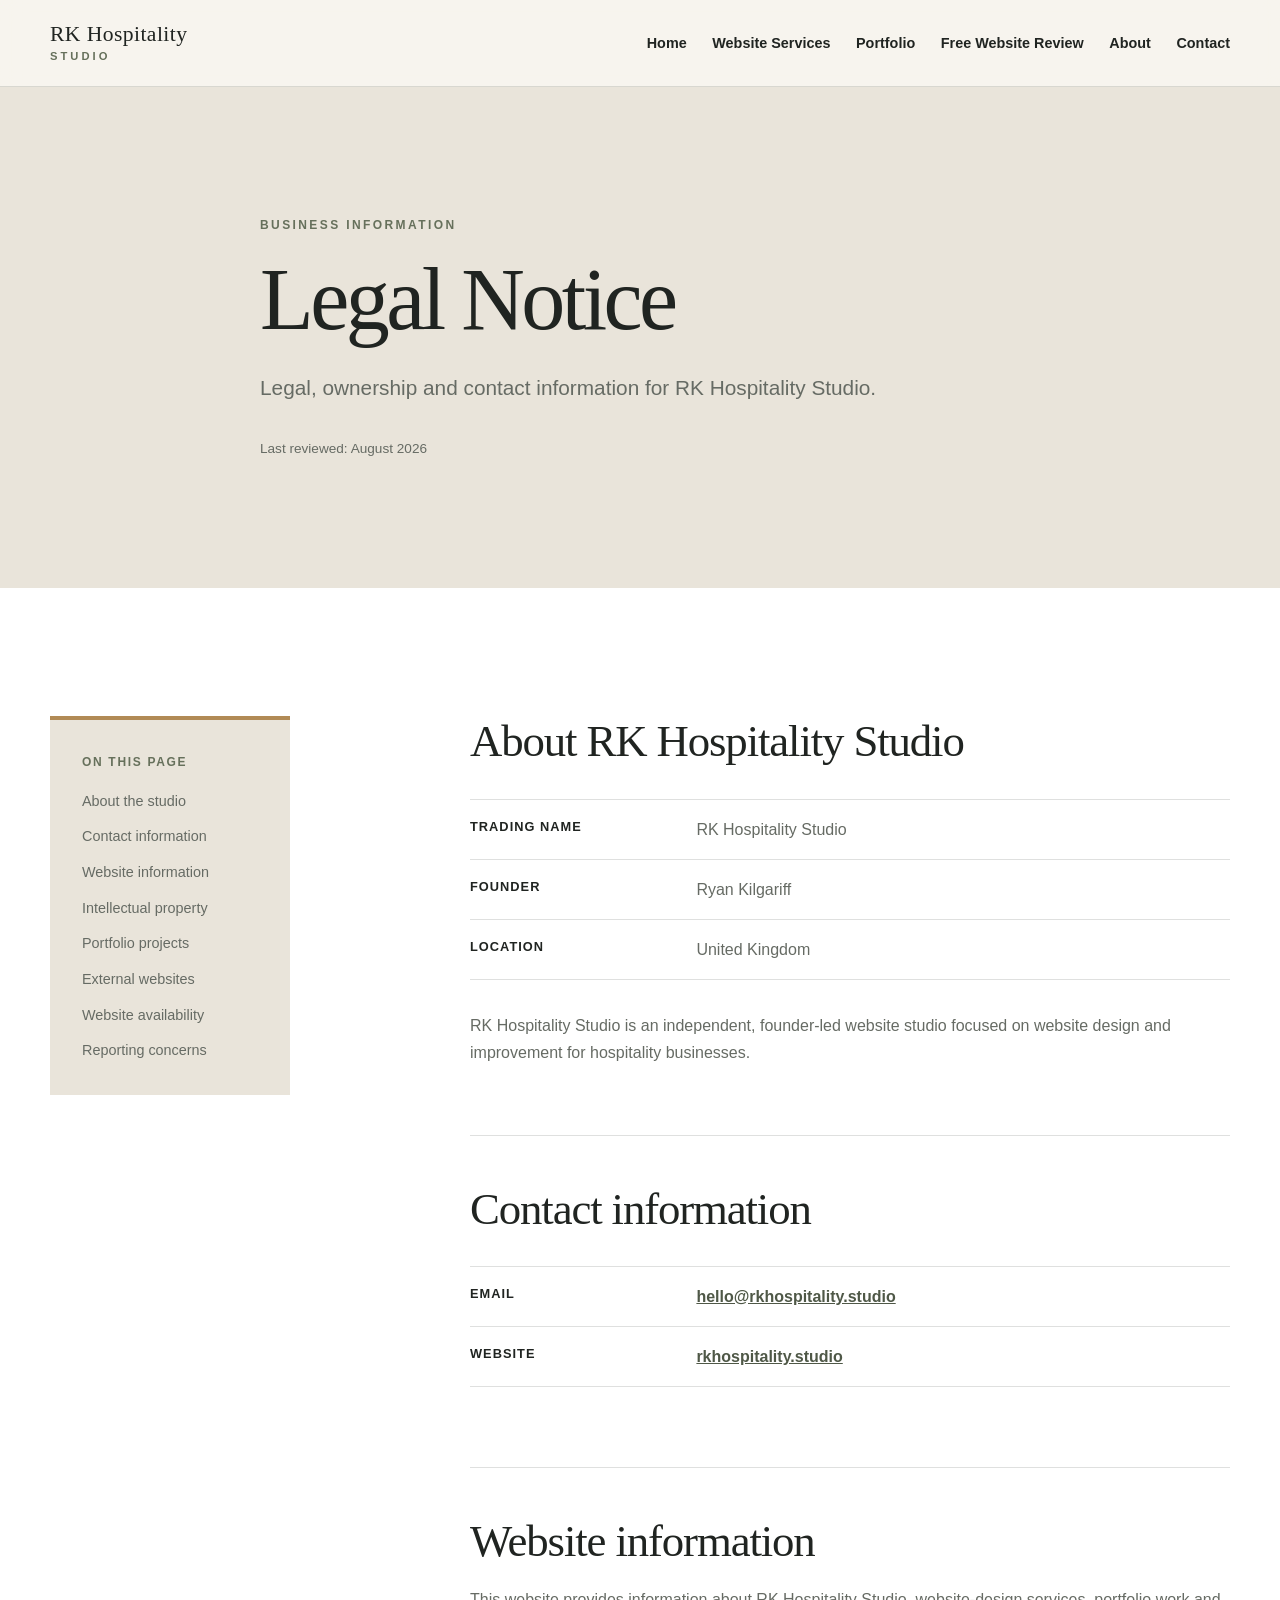
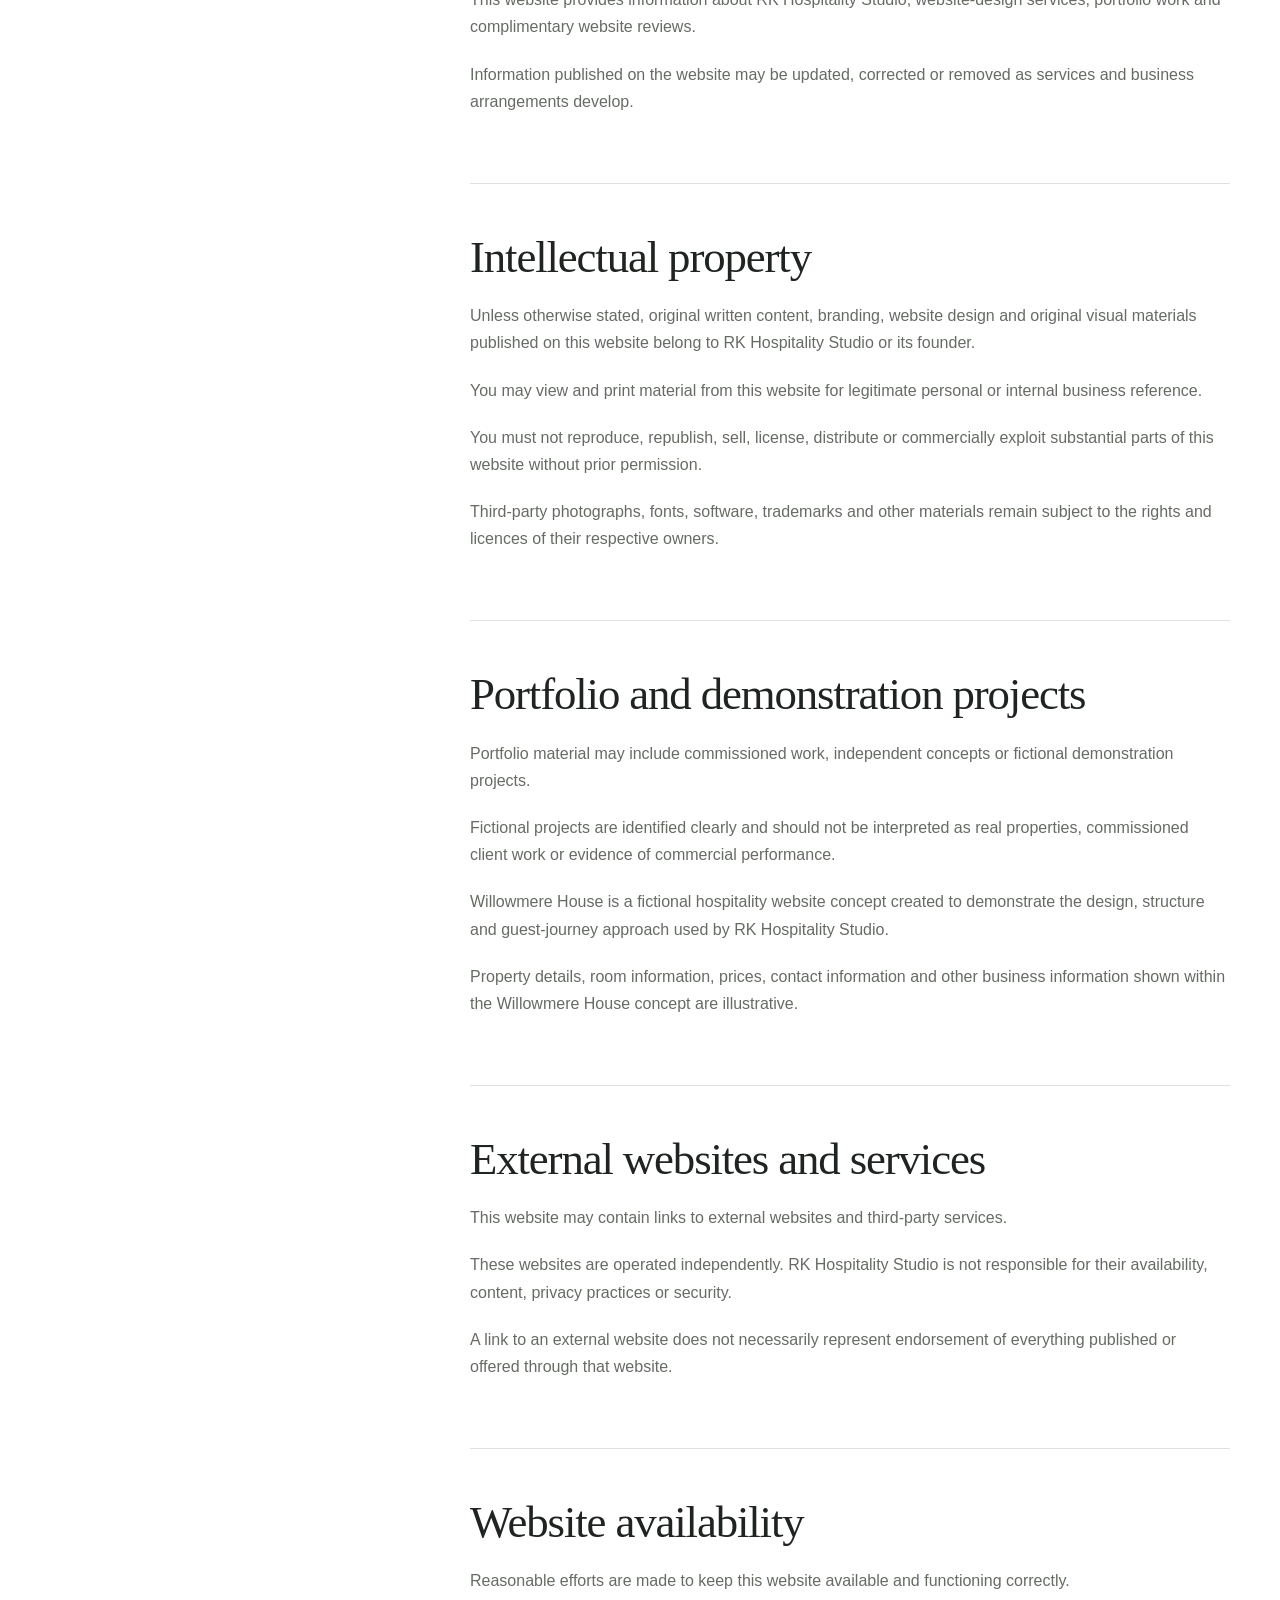
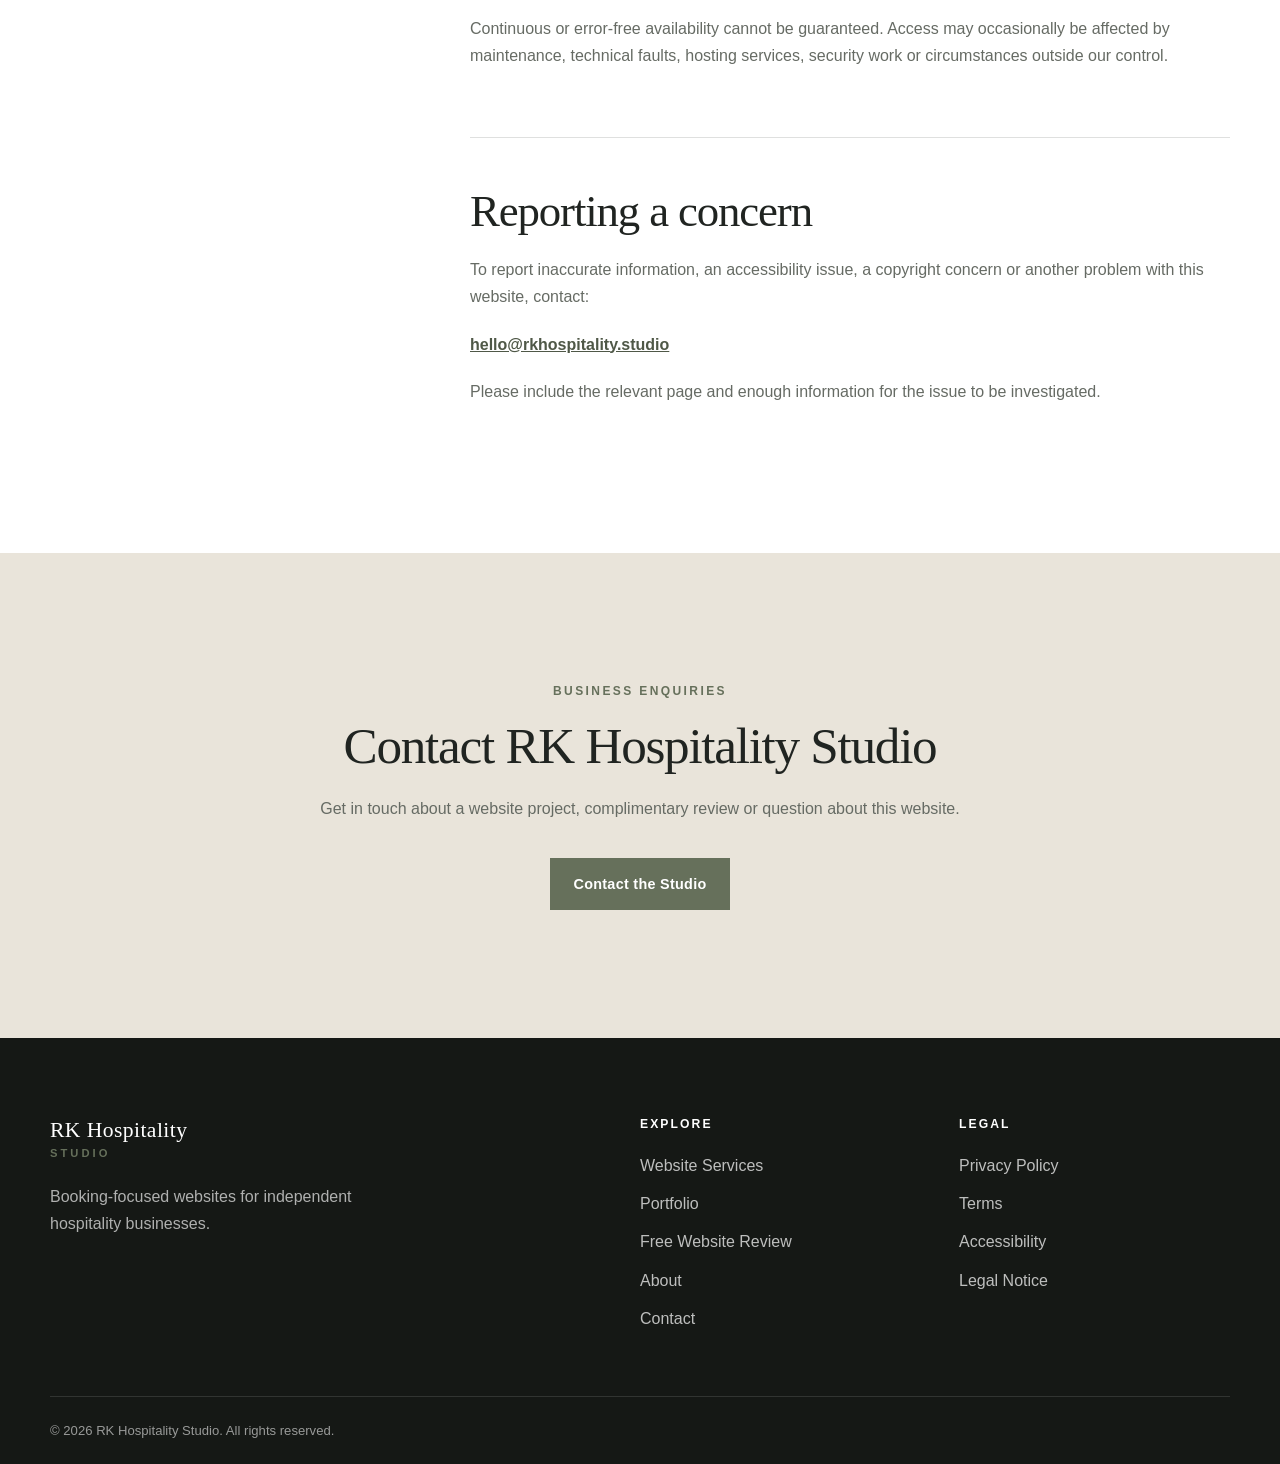
<file: legal-notice.html>
<!DOCTYPE html>
<html lang="en-GB">
<head>
    <meta charset="UTF-8">
    <meta
        name="viewport"
        content="width=device-width, initial-scale=1.0"
    >
    <title>
        Legal Notice | RK Hospitality Studio
    </title>
    <meta
        name="description"
        content="Business, ownership and website information for RK Hospitality Studio."
    >
    <link
        rel="canonical"
        href="https://rkhospitality.studio/legal-notice.html"
    >
    <link
        rel="icon"
        href="favicon.svg"
        type="image/svg+xml"
    >
    <link rel="stylesheet" href="css/styles.css">
    <script src="js/main.js" defer></script>
</head>
<body>
    <a class="skip-link" href="#main-content">
        Skip to main content
    </a>
    <header class="site-header">
        <div class="container header-inner">
            <a
                class="brand"
                href="index.html"
                aria-label="RK Hospitality Studio homepage"
            >
                <span class="brand-name">RK Hospitality</span>
                <span class="brand-subtitle">Studio</span>
            </a>
            <button
                class="menu-toggle"
                type="button"
                aria-expanded="false"
                aria-controls="primary-navigation"
                aria-label="Open navigation"
            >
                <span></span>
                <span></span>
                <span></span>
            </button>
            <nav
                class="primary-navigation"
                id="primary-navigation"
                aria-label="Primary navigation"
            >
                <a href="index.html">Home</a>
                <a href="website-services.html">Website Services</a>
                <a href="portfolio.html">Portfolio</a>
                <a href="free-website-review.html">Free Website Review</a>
                <a href="about.html">About</a>
                <a href="contact.html">Contact</a>
            </nav>
        </div>
    </header>
    <main id="main-content">
        <section class="legal-page-hero">
            <div class="container narrow-container">
                <p class="eyebrow">
                    Business information
                </p>
                <h1>
                    Legal Notice
                </h1>
                <p class="legal-page-introduction">
                    Legal, ownership and contact information for RK Hospitality
                    Studio.
                </p>
                <p class="legal-updated">
                    Last reviewed: August 2026
                </p>
            </div>
        </section>
        <section class="section section-light">
            <div class="container legal-layout">
                <aside class="legal-navigation-panel">
                    <p class="legal-navigation-title">
                        On this page
                    </p>
                    <nav aria-label="Legal notice sections">
                        <a href="#business-information">About the studio</a>
                        <a href="#contact-information">Contact information</a>
                        <a href="#website">Website information</a>
                        <a href="#intellectual-property">Intellectual property</a>
                        <a href="#portfolio">Portfolio projects</a>
                        <a href="#external-links">External websites</a>
                        <a href="#availability">Website availability</a>
                        <a href="#reporting">Reporting concerns</a>
                    </nav>
                </aside>
                <article class="legal-content">
                    <section id="business-information">
                        <h2>
                            About RK Hospitality Studio
                        </h2>
                        <div class="legal-details-list">
                            <div>
                                <span>Trading name</span>
                                <p>RK Hospitality Studio</p>
                            </div>
                            <div>
                                <span>Founder</span>
                                <p>Ryan Kilgariff</p>
                            </div>
                            <div>
                                <span>Location</span>
                                <p>United Kingdom</p>
                            </div>
                        </div>
                        <p>
                            RK Hospitality Studio is an independent,
                            founder-led website studio focused on website
                            design and improvement for hospitality
                            businesses.
                        </p>
                    </section>
                    <section id="contact-information">
                        <h2>
                            Contact information
                        </h2>
                        <div class="legal-details-list">
                            <div>
                                <span>Email</span>
                                <p>
                                    <a
                                        href="mailto:hello@rkhospitality.studio"
                                    >
                                        hello@rkhospitality.studio
                                    </a>
                                </p>
                            </div>
                            <div>
                                <span>Website</span>
                                <p>
                                    <a href="https://rkhospitality.studio">
                                        rkhospitality.studio
                                    </a>
                                </p>
                            </div>
                        </div>
                    </section>
                    <section id="website">
                        <h2>
                            Website information
                        </h2>
                        <p>
                            This website provides information about
                            RK Hospitality Studio, website-design services,
                            portfolio work and complimentary website reviews.
                        </p>
                        <p>
                            Information published on the website may be
                            updated, corrected or removed as services and
                            business arrangements develop.
                        </p>
                    </section>
                    <section id="intellectual-property">
                        <h2>
                            Intellectual property
                        </h2>
                        <p>
                            Unless otherwise stated, original written
                            content, branding, website design and original
                            visual materials published on this website belong
                            to RK Hospitality Studio or its founder.
                        </p>
                        <p>
                            You may view and print material from this website
                            for legitimate personal or internal business
                            reference.
                        </p>
                        <p>
                            You must not reproduce, republish, sell, license,
                            distribute or commercially exploit substantial
                            parts of this website without prior permission.
                        </p>
                        <p>
                            Third-party photographs, fonts, software,
                            trademarks and other materials remain subject to
                            the rights and licences of their respective
                            owners.
                        </p>
                    </section>
                    <section id="portfolio">
                        <h2>
                            Portfolio and demonstration projects
                        </h2>
                        <p>
                            Portfolio material may include commissioned work,
                            independent concepts or fictional demonstration
                            projects.
                        </p>
                        <p>
                            Fictional projects are identified clearly and
                            should not be interpreted as real properties,
                            commissioned client work or evidence of
                            commercial performance.
                        </p>
                        <p>
                            Willowmere House is a fictional hospitality
                            website concept created to demonstrate the
                            design, structure and guest-journey approach used
                            by RK Hospitality Studio.
                        </p>
                        <p>
                            Property details, room information, prices,
                            contact information and other business
                            information shown within the Willowmere House
                            concept are illustrative.
                        </p>
                    </section>
                    <section id="external-links">
                        <h2>
                            External websites and services
                        </h2>
                        <p>
                            This website may contain links to external
                            websites and third-party services.
                        </p>
                        <p>
                            These websites are operated independently.
                            RK Hospitality Studio is not responsible for
                            their availability, content, privacy practices
                            or security.
                        </p>
                        <p>
                            A link to an external website does not
                            necessarily represent endorsement of everything
                            published or offered through that website.
                        </p>
                    </section>
                    <section id="availability">
                        <h2>
                            Website availability
                        </h2>
                        <p>
                            Reasonable efforts are made to keep this website
                            available and functioning correctly.
                        </p>
                        <p>
                            Continuous or error-free availability cannot be
                            guaranteed. Access may occasionally be affected
                            by maintenance, technical faults, hosting
                            services, security work or circumstances outside
                            our control.
                        </p>
                    </section>
                    <section id="reporting">
                        <h2>
                            Reporting a concern
                        </h2>
                        <p>
                            To report inaccurate information, an
                            accessibility issue, a copyright concern or
                            another problem with this website, contact:
                        </p>
                        <p>
                            <a href="mailto:hello@rkhospitality.studio">
                                hello@rkhospitality.studio
                            </a>
                        </p>
                        <p>
                            Please include the relevant page and enough
                            information for the issue to be investigated.
                        </p>
                    </section>
                </article>
            </div>
        </section>
        <section class="section section-stone">
            <div class="container narrow-container legal-contact-panel">
                <p class="eyebrow">
                    Business enquiries
                </p>
                <h2>
                    Contact RK Hospitality Studio
                </h2>
                <p>
                    Get in touch about a website project, complimentary review or
                    question about this website.
                </p>
                <a
                    class="button button-primary"
                    href="contact.html"
                >
                    Contact the Studio
                </a>
            </div>
        </section>
    </main>
    <footer class="site-footer">
        <div class="container footer-grid">
            <div>
                <a class="brand footer-brand" href="index.html">
                    <span class="brand-name">RK Hospitality</span>
                    <span class="brand-subtitle">Studio</span>
                </a>
                <p class="footer-description">
                    Booking-focused websites for independent hospitality
                    businesses.
                </p>
            </div>
            <div>
                <h2 class="footer-heading">Explore</h2>
                <nav
                    class="footer-navigation"
                    aria-label="Footer navigation"
                >
                    <a href="website-services.html">Website Services</a>
                    <a href="portfolio.html">Portfolio</a>
                    <a href="free-website-review.html">
                        Free Website Review
                    </a>
                    <a href="about.html">About</a>
                    <a href="contact.html">Contact</a>
                </nav>
            </div>
            <div>
                <h2 class="footer-heading">Legal</h2>
                <nav
                    class="footer-navigation"
                    aria-label="Legal navigation"
                >
                    <a href="privacy-policy.html">Privacy Policy</a>
                    <a href="terms.html">Terms</a>
                    <a href="accessibility.html">Accessibility</a>
                    <a href="legal-notice.html">Legal Notice</a>
                </nav>
            </div>
        </div>
        <div class="container footer-bottom">
            <p>
                &copy; <span id="current-year"></span>
                RK Hospitality Studio. All rights reserved.
            </p>
        </div>
    </footer>
</body>
</html>
</file>
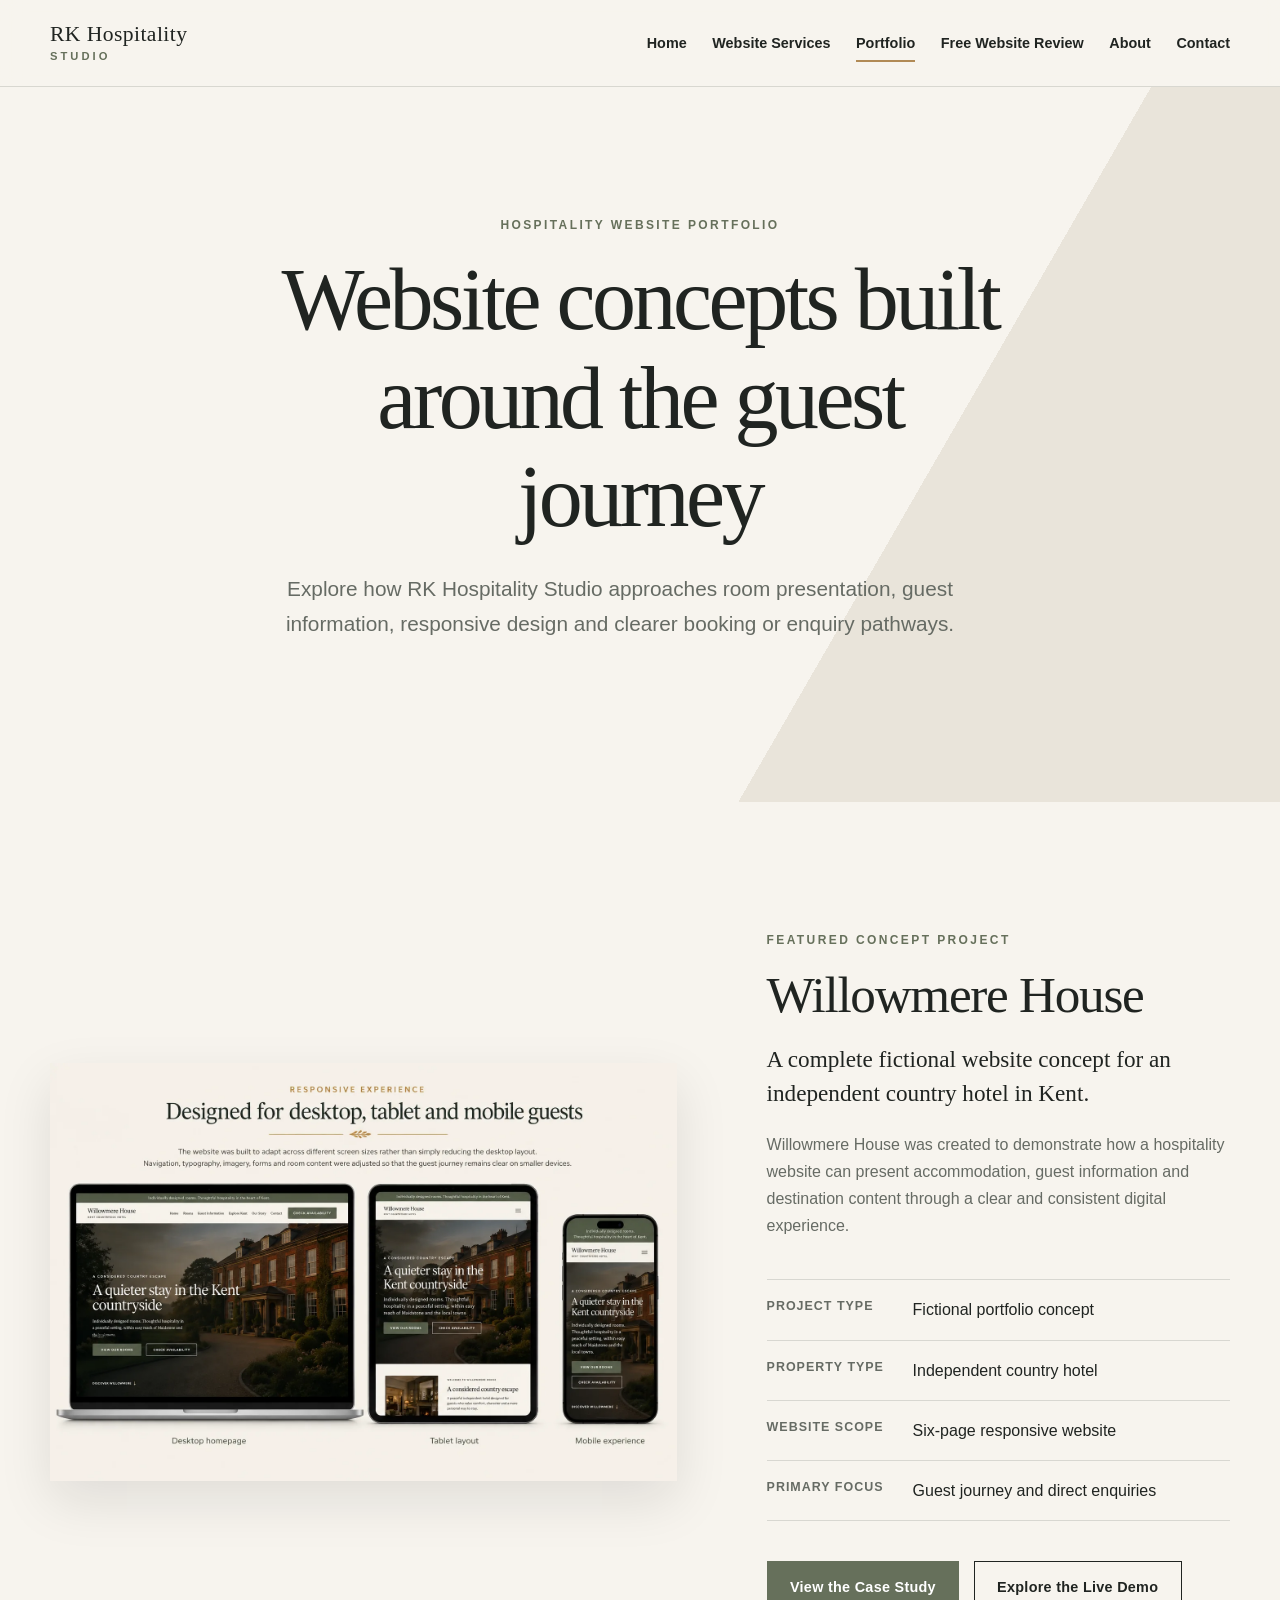
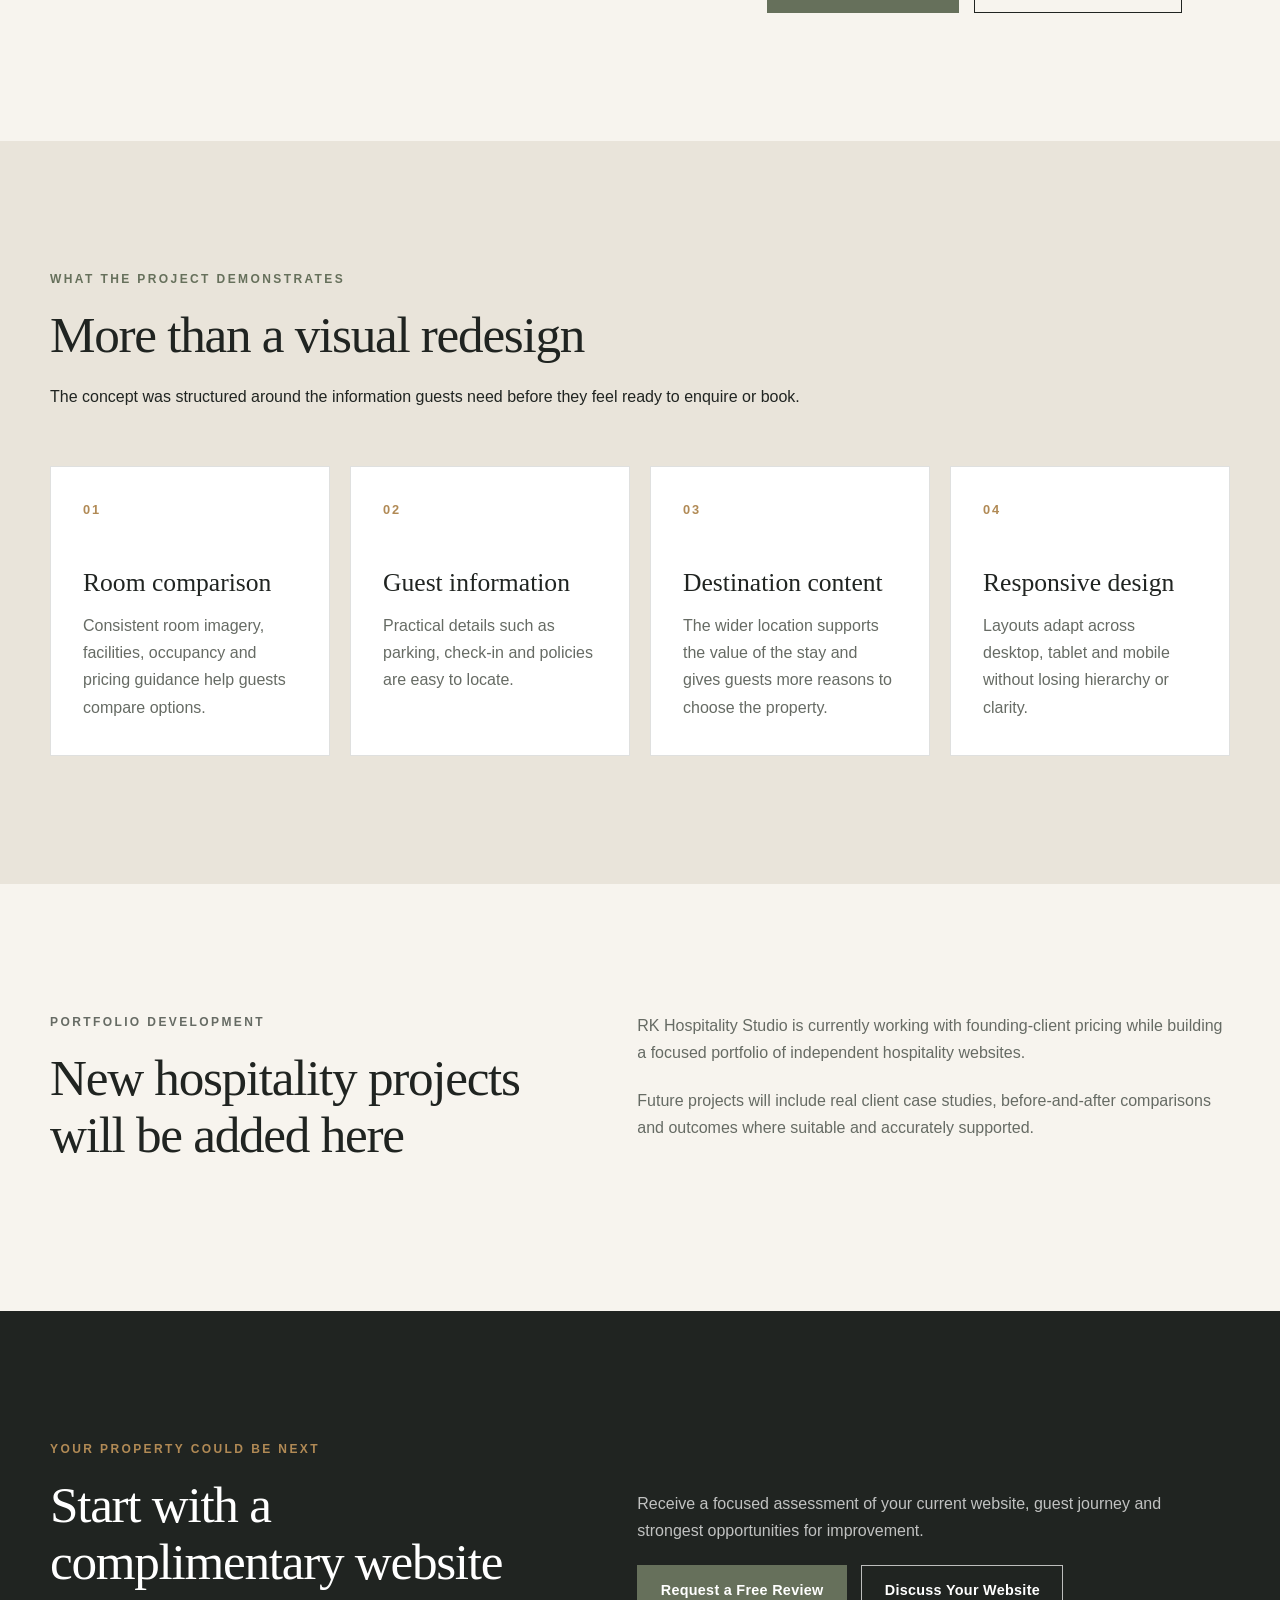
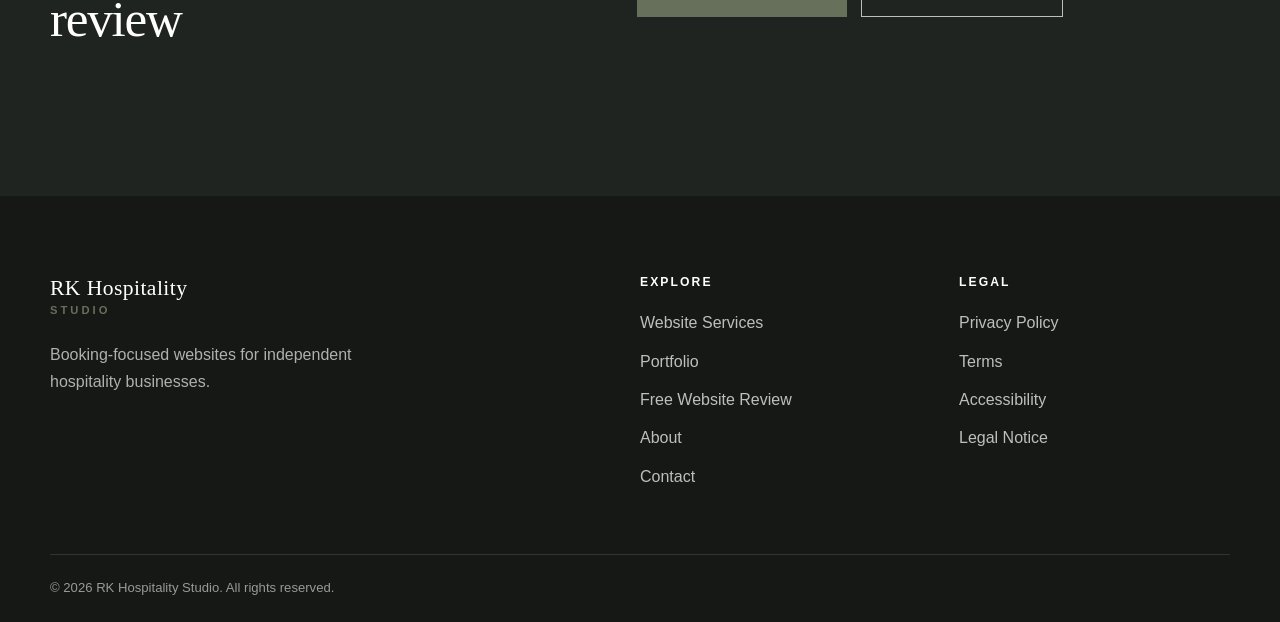
<file: portfolio.html>
<!DOCTYPE html>
<html lang="en-GB">
<head>
    <meta charset="UTF-8">
    <meta
        name="viewport"
        content="width=device-width, initial-scale=1.0"
    >
    <title>
        Hospitality Website Portfolio | RK Hospitality Studio
    </title>
    <meta
        name="description"
        content="Explore hospitality website design work from RK Hospitality Studio, including the fictional Willowmere House country hotel concept."
    >
    <link
        rel="canonical"
        href="https://rkhospitality.studio/portfolio.html"
    >
    <meta property="og:type" content="website">
    <meta
        property="og:title"
        content="Hospitality Website Portfolio | RK Hospitality Studio"
    >
    <meta
        property="og:description"
        content="Explore the Willowmere House hospitality website concept and its guest-focused design approach."
    >
    <meta
        property="og:url"
        content="https://rkhospitality.studio/portfolio.html"
    >
    <meta
        property="og:site_name"
        content="RK Hospitality Studio"
    >
    <meta
        property="og:image"
        content="https://rkhospitality.studio/images/willowmere-responsive-showcase.webp"
    >
    <meta name="twitter:card" content="summary_large_image">
    <meta
        name="twitter:title"
        content="Hospitality Website Portfolio | RK Hospitality Studio"
    >
    <meta
        name="twitter:description"
        content="Explore the Willowmere House hospitality website concept and its guest-focused design approach."
    >
    <meta
        name="twitter:image"
        content="https://rkhospitality.studio/images/willowmere-responsive-showcase.webp"
    >
    <link
        rel="icon"
        href="favicon.svg"
        type="image/svg+xml"
    >
    <link rel="stylesheet" href="css/styles.css">
    <script src="js/main.js" defer></script>
</head>
<body>
    <a class="skip-link" href="#main-content">
        Skip to main content
    </a>
    <header class="site-header">
        <div class="container header-inner">
            <a
                class="brand"
                href="index.html"
                aria-label="RK Hospitality Studio homepage"
            >
                <span class="brand-name">RK Hospitality</span>
                <span class="brand-subtitle">Studio</span>
            </a>
            <button
                class="menu-toggle"
                type="button"
                aria-expanded="false"
                aria-controls="primary-navigation"
                aria-label="Open navigation"
            >
                <span></span>
                <span></span>
                <span></span>
            </button>
            <nav
                class="primary-navigation"
                id="primary-navigation"
                aria-label="Primary navigation"
            >
                <a href="index.html">Home</a>
                <a href="website-services.html">Website Services</a>
                <a
                    href="portfolio.html"
                    aria-current="page"
                >
                    Portfolio
                </a>
                <a href="free-website-review.html">Free Website Review</a>
                <a href="about.html">About</a>
                <a href="contact.html">Contact</a>
            </nav>
        </div>
    </header>
    <main id="main-content">
        <!-- Page hero -->
        <section class="page-hero portfolio-page-hero">
            <div class="container narrow-container">
                <p class="eyebrow">
                    Hospitality website portfolio
                </p>
                <h1>
                    Website concepts built around the guest journey
                </h1>
                <p class="page-hero-introduction">
                    Explore how RK Hospitality Studio approaches room
                    presentation, guest information, responsive design and
                    clearer booking or enquiry pathways.
                </p>
            </div>
        </section>
        <!-- Featured project -->
        <section class="section">
            <div class="container">
                <article class="featured-project">
                    <div class="featured-project-image">
                        <a
                            class="showcase-image-link"
                            href="willowmere-house.html"
                            aria-label="View the Willowmere House case study"
                        >
                            <img
                                class="showcase-image"
                                src="images/willowmere-responsive-showcase.webp"
                                alt="Responsive Willowmere House hotel website shown on desktop, tablet and mobile devices."
                                width="1600"
                                height="1200"
                                decoding="async"   
                            >
                        </a>
                    </div>
                    <div class="featured-project-content">
                        <p class="eyebrow">
                            Featured concept project
                        </p>
                        <h2>
                            Willowmere House
                        </h2>
                        <p class="featured-project-summary">
                            A complete fictional website concept for an
                            independent country hotel in Kent.
                        </p>
                        <p>
                            Willowmere House was created to demonstrate how a
                            hospitality website can present accommodation,
                            guest information and destination content through a
                            clear and consistent digital experience.
                        </p>
                        <div class="project-details">
                            <div>
                                <span>Project type</span>
                                <p>Fictional portfolio concept</p>
                            </div>
                            <div>
                                <span>Property type</span>
                                <p>Independent country hotel</p>
                            </div>
                            <div>
                                <span>Website scope</span>
                                <p>Six-page responsive website</p>
                            </div>
                            <div>
                                <span>Primary focus</span>
                                <p>Guest journey and direct enquiries</p>
                            </div>
                        </div>
                        <div class="button-group">
                            <a
                                class="button button-primary"
                                href="willowmere-house.html"
                            >
                                View the Case Study
                            </a>
                            <a
                                class="button button-secondary"
                                href="https://demo.rkhospitality.studio"
                                target="_blank"
                                rel="noopener"
                            >
                                Explore the Live Demo
                            </a>
                        </div>
                    </div>
                </article>
            </div>
        </section>
        <!-- Project focus -->
        <section class="section section-stone">
            <div class="container">
                <div class="section-heading">
                    <p class="eyebrow">
                        What the project demonstrates
                    </p>
                    <h2>
                        More than a visual redesign
                    </h2>
                    <p>
                        The concept was structured around the information guests
                        need before they feel ready to enquire or book.
                    </p>
                </div>
                <div class="portfolio-feature-grid">
                    <article>
                        <span class="card-number">01</span>
                        <h3>Room comparison</h3>
                        <p>
                            Consistent room imagery, facilities, occupancy and
                            pricing guidance help guests compare options.
                        </p>
                    </article>
                    <article>
                        <span class="card-number">02</span>
                        <h3>Guest information</h3>
                        <p>
                            Practical details such as parking, check-in and
                            policies are easy to locate.
                        </p>
                    </article>
                    <article>
                        <span class="card-number">03</span>
                        <h3>Destination content</h3>
                        <p>
                            The wider location supports the value of the stay and
                            gives guests more reasons to choose the property.
                        </p>
                    </article>
                    <article>
                        <span class="card-number">04</span>
                        <h3>Responsive design</h3>
                        <p>
                            Layouts adapt across desktop, tablet and mobile
                            without losing hierarchy or clarity.
                        </p>
                    </article>
                </div>
            </div>
        </section>
        <!-- Future portfolio -->
        <section class="section">
            <div class="container portfolio-development">
                <div>
                    <p class="eyebrow">
                        Portfolio development
                    </p>
                    <h2>
                        New hospitality projects will be added here
                    </h2>
                </div>
                <div>
                    <p>
                        RK Hospitality Studio is currently working with
                        founding-client pricing while building a focused
                        portfolio of independent hospitality websites.
                    </p>
                    <p>
                        Future projects will include real client case studies,
                        before-and-after comparisons and outcomes where suitable
                        and accurately supported.
                    </p>
                </div>
            </div>
        </section>
        <!-- CTA -->
        <section class="section section-dark">
            <div class="container portfolio-cta">
                <div>
                    <p class="eyebrow">
                        Your property could be next
                    </p>
                    <h2>
                        Start with a complimentary website review
                    </h2>
                </div>
                <div>
                    <p>
                        Receive a focused assessment of your current website,
                        guest journey and strongest opportunities for
                        improvement.
                    </p>
                    <div class="button-group">
                        <a
                            class="button button-primary"
                            href="free-website-review.html"
                        >
                            Request a Free Review
                        </a>
                        <a
                            class="button button-secondary button-light"
                            href="contact.html"
                        >
                            Discuss Your Website
                        </a>
                    </div>
                </div>
            </div>
        </section>
    </main>
    <footer class="site-footer">
        <div class="container footer-grid">
            <div>
                <a class="brand footer-brand" href="index.html">
                    <span class="brand-name">RK Hospitality</span>
                    <span class="brand-subtitle">Studio</span>
                </a>
                <p class="footer-description">
                    Booking-focused websites for independent hospitality
                    businesses.
                </p>
            </div>
            <div>
                <h2 class="footer-heading">Explore</h2>
                <nav class="footer-navigation" aria-label="Footer navigation">
                    <a href="website-services.html">Website Services</a>
                    <a href="portfolio.html">Portfolio</a>
                    <a href="free-website-review.html">Free Website Review</a>
                    <a href="about.html">About</a>
                    <a href="contact.html">Contact</a>
                </nav>
            </div>
            <div>
                <h2 class="footer-heading">Legal</h2>
                <nav class="footer-navigation" aria-label="Legal navigation">
                    <a href="privacy-policy.html">Privacy Policy</a>
                    <a href="terms.html">Terms</a>
                    <a href="accessibility.html">Accessibility</a>
                    <a href="legal-notice.html">Legal Notice</a>
                </nav>
            </div>
        </div>
        <div class="container footer-bottom">
            <p>
                &copy; <span id="current-year"></span>
                RK Hospitality Studio. All rights reserved.
            </p>
        </div>
    </footer>
</body>
</html>
</file>
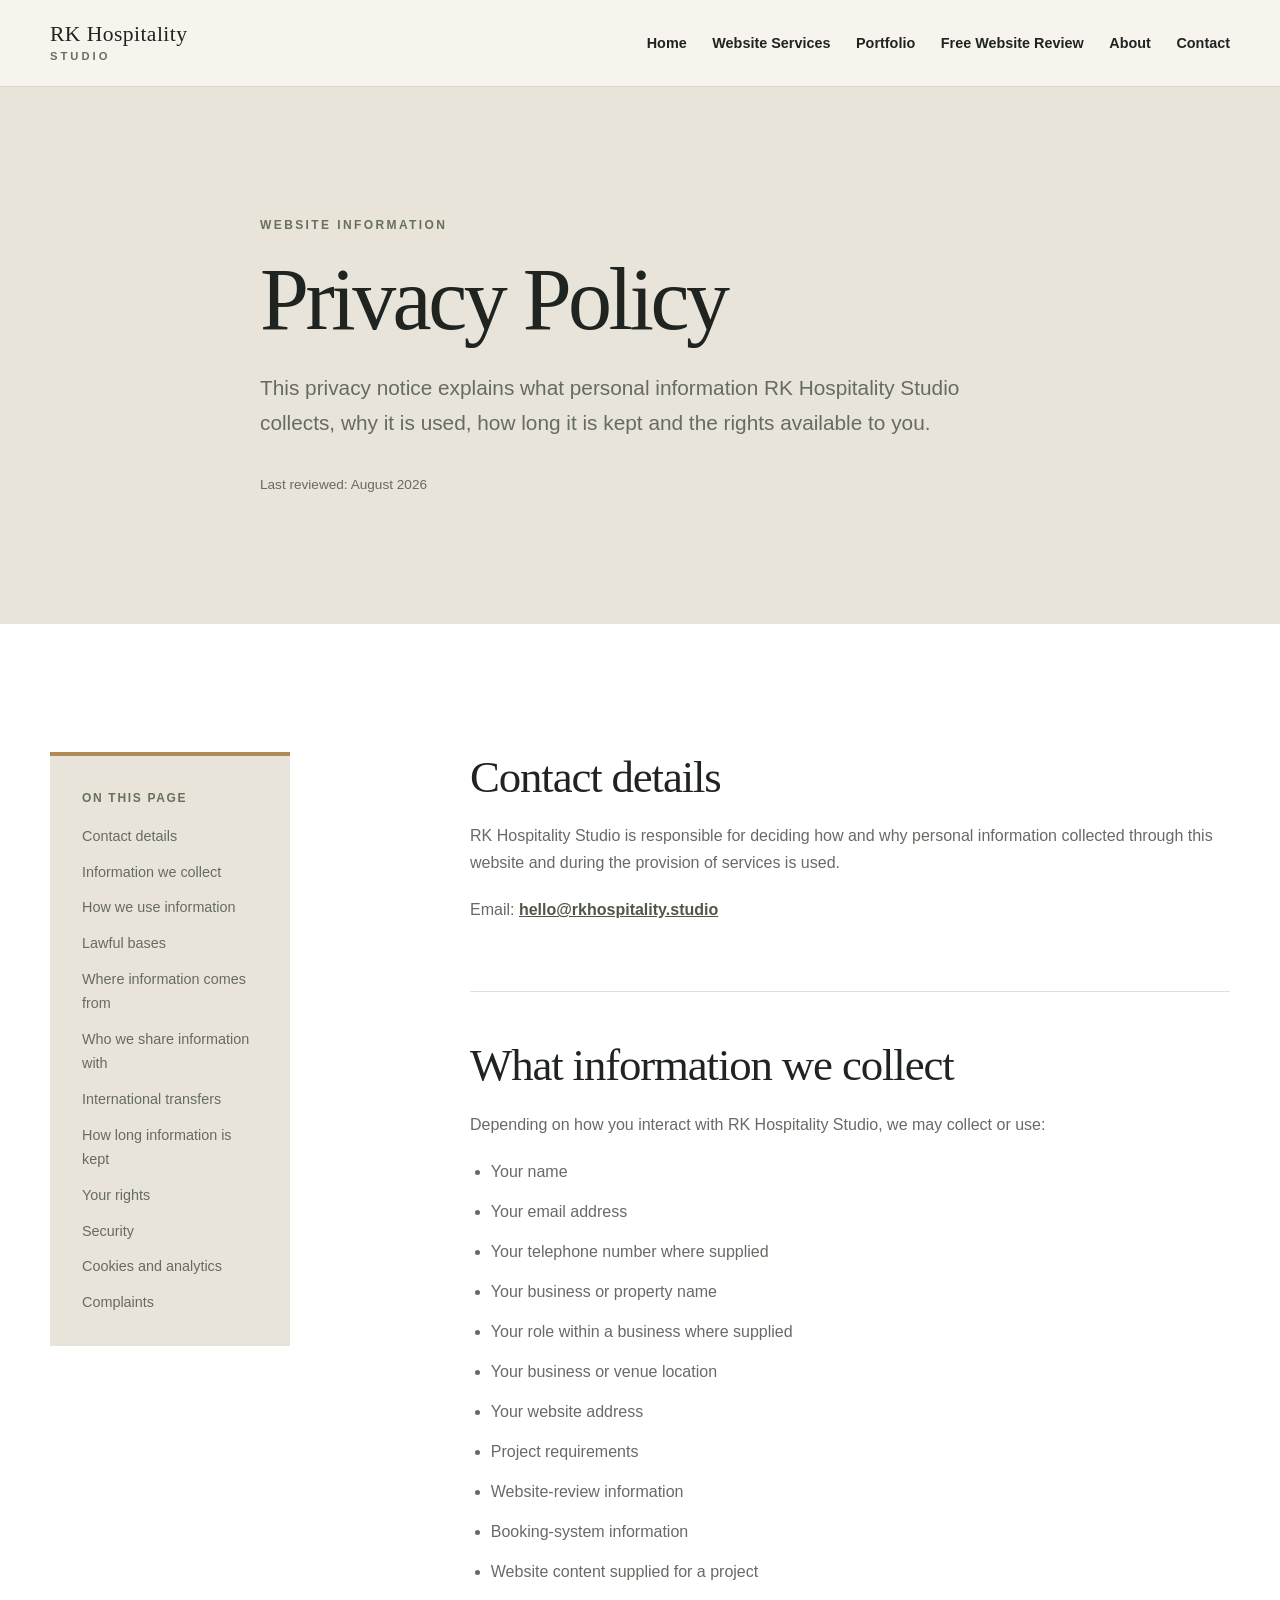
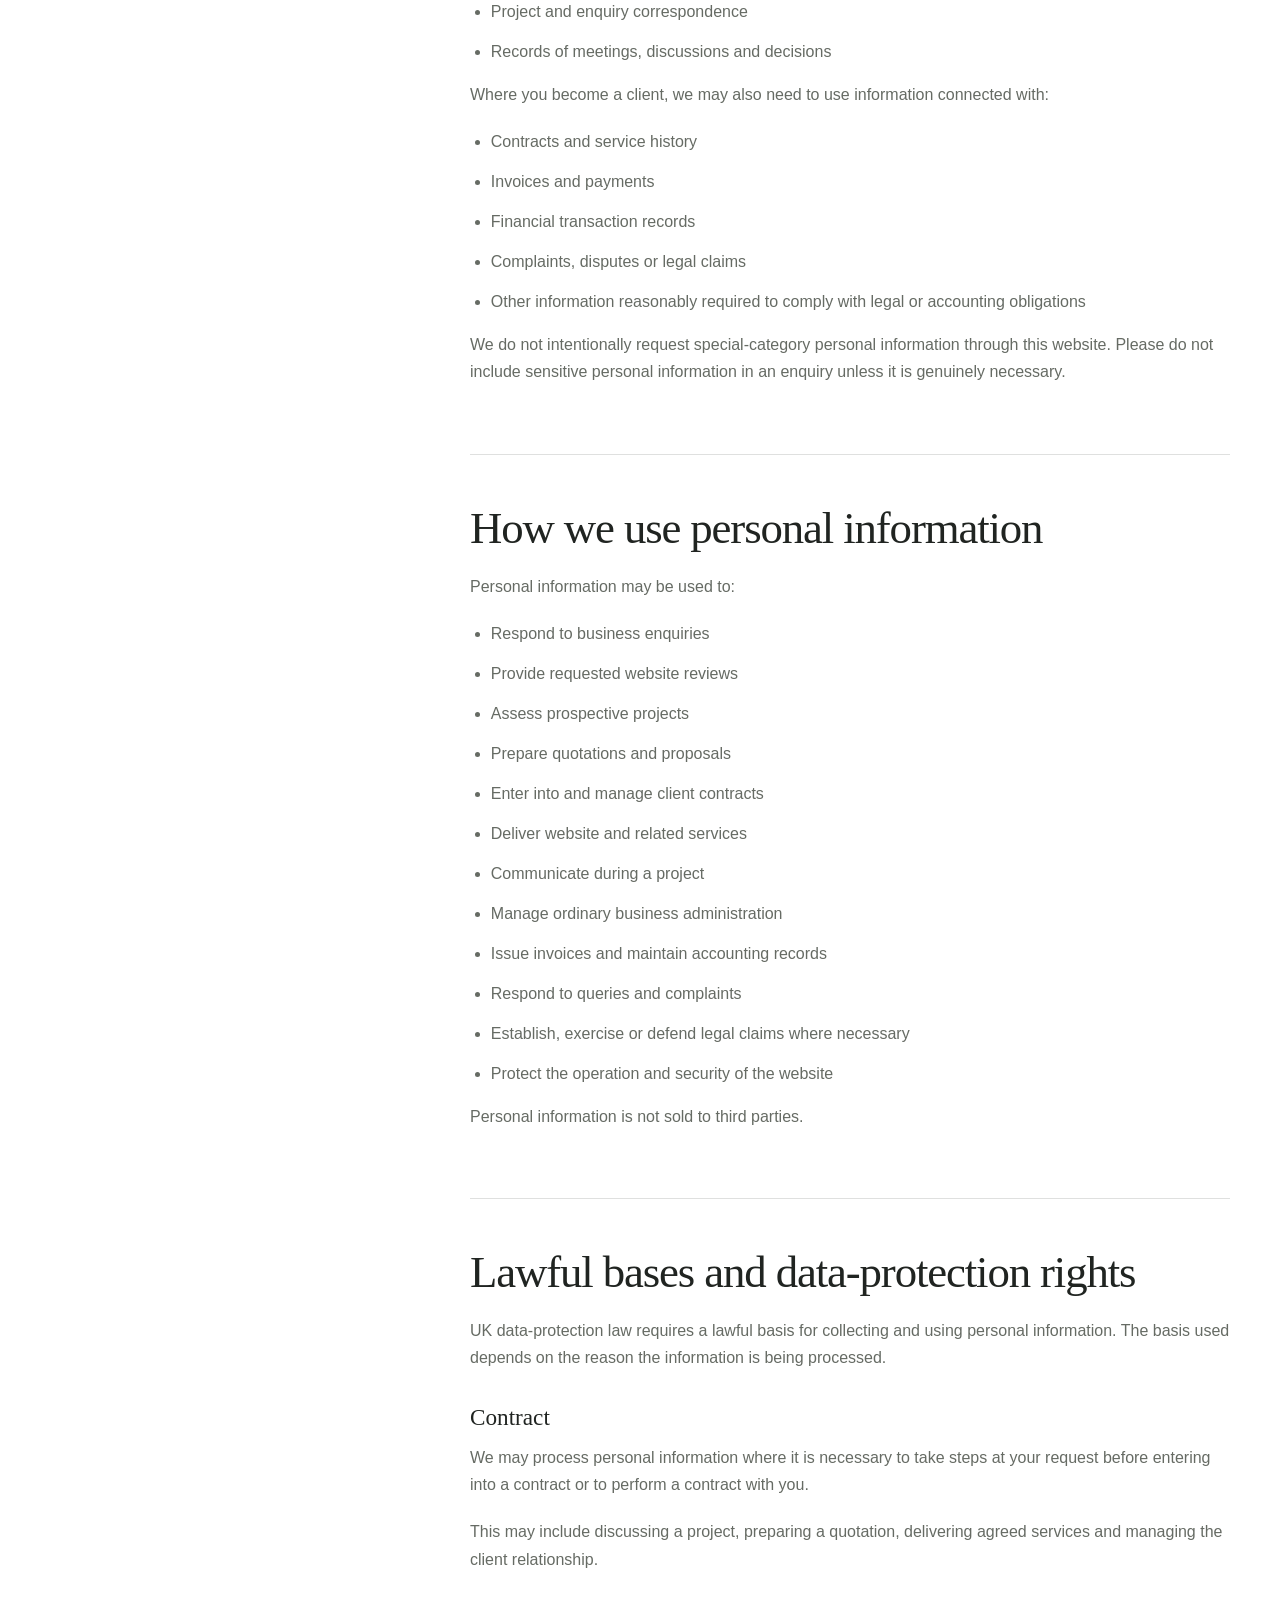
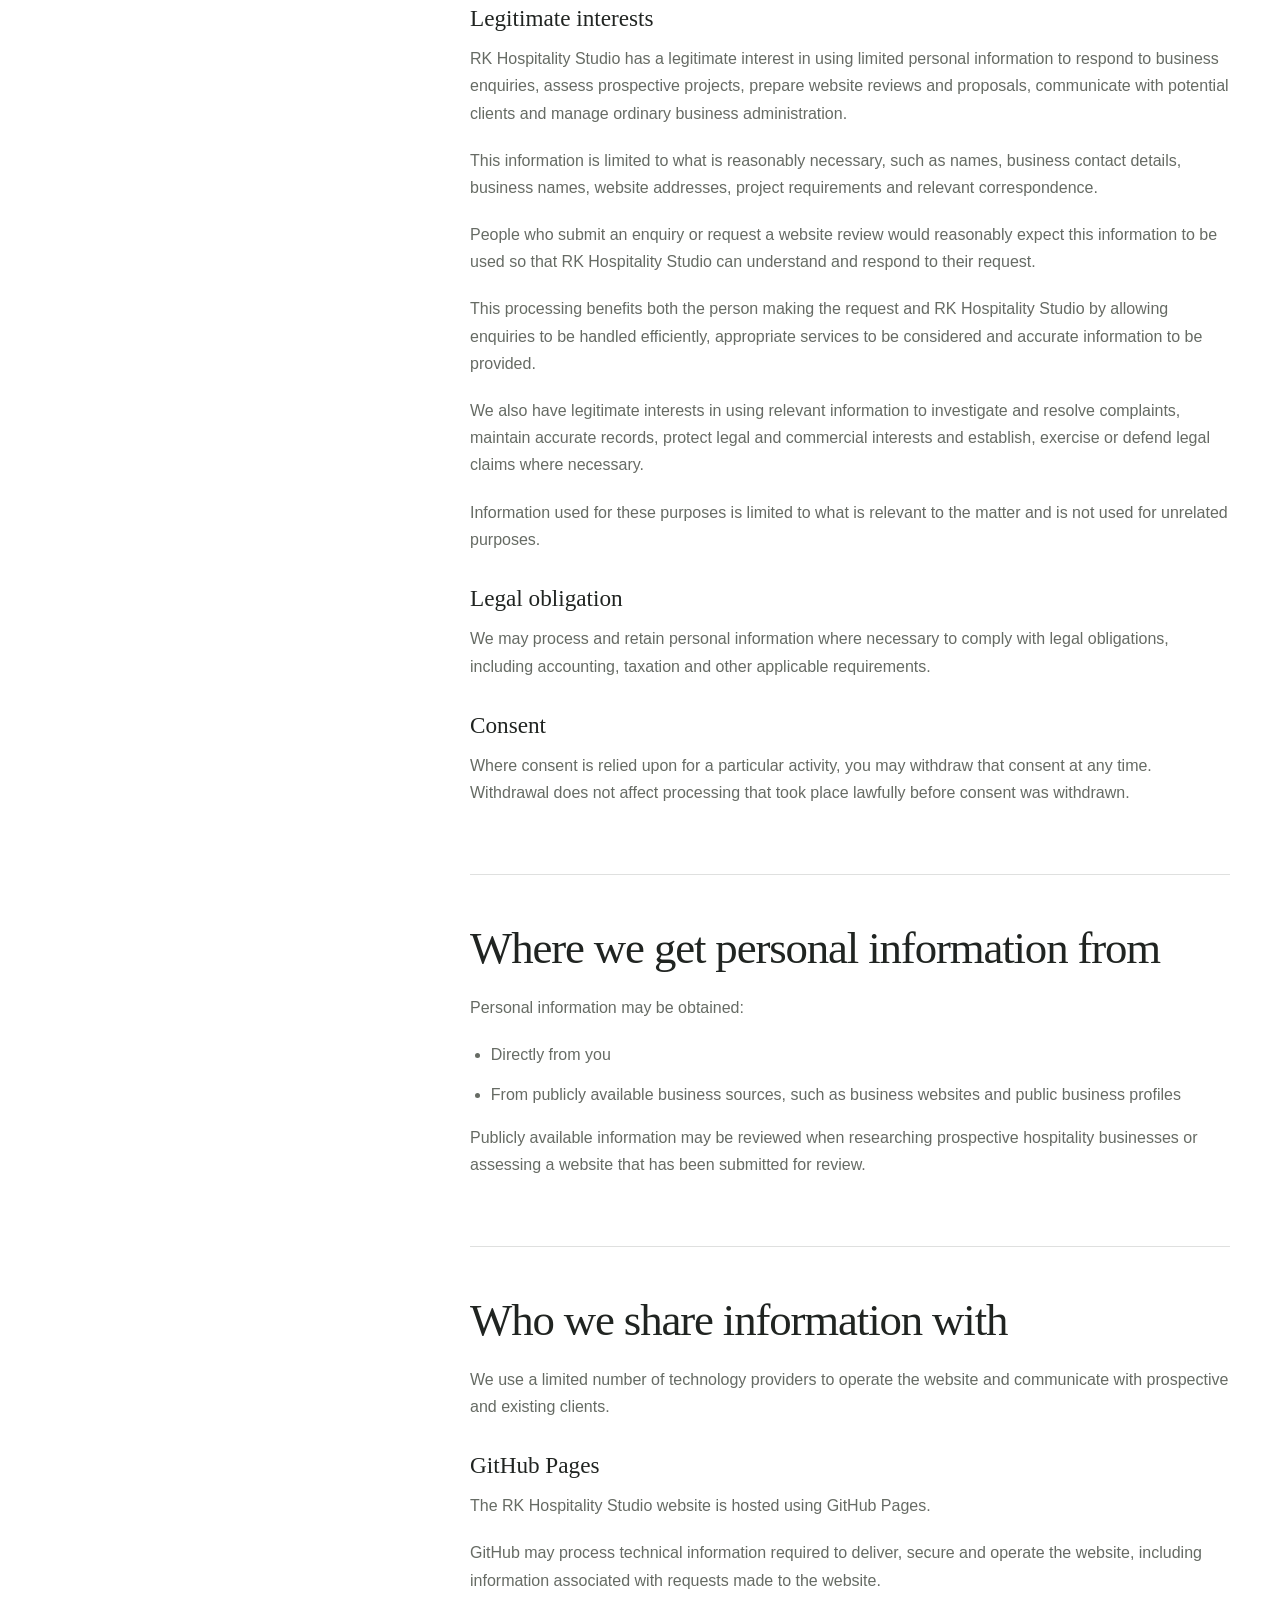
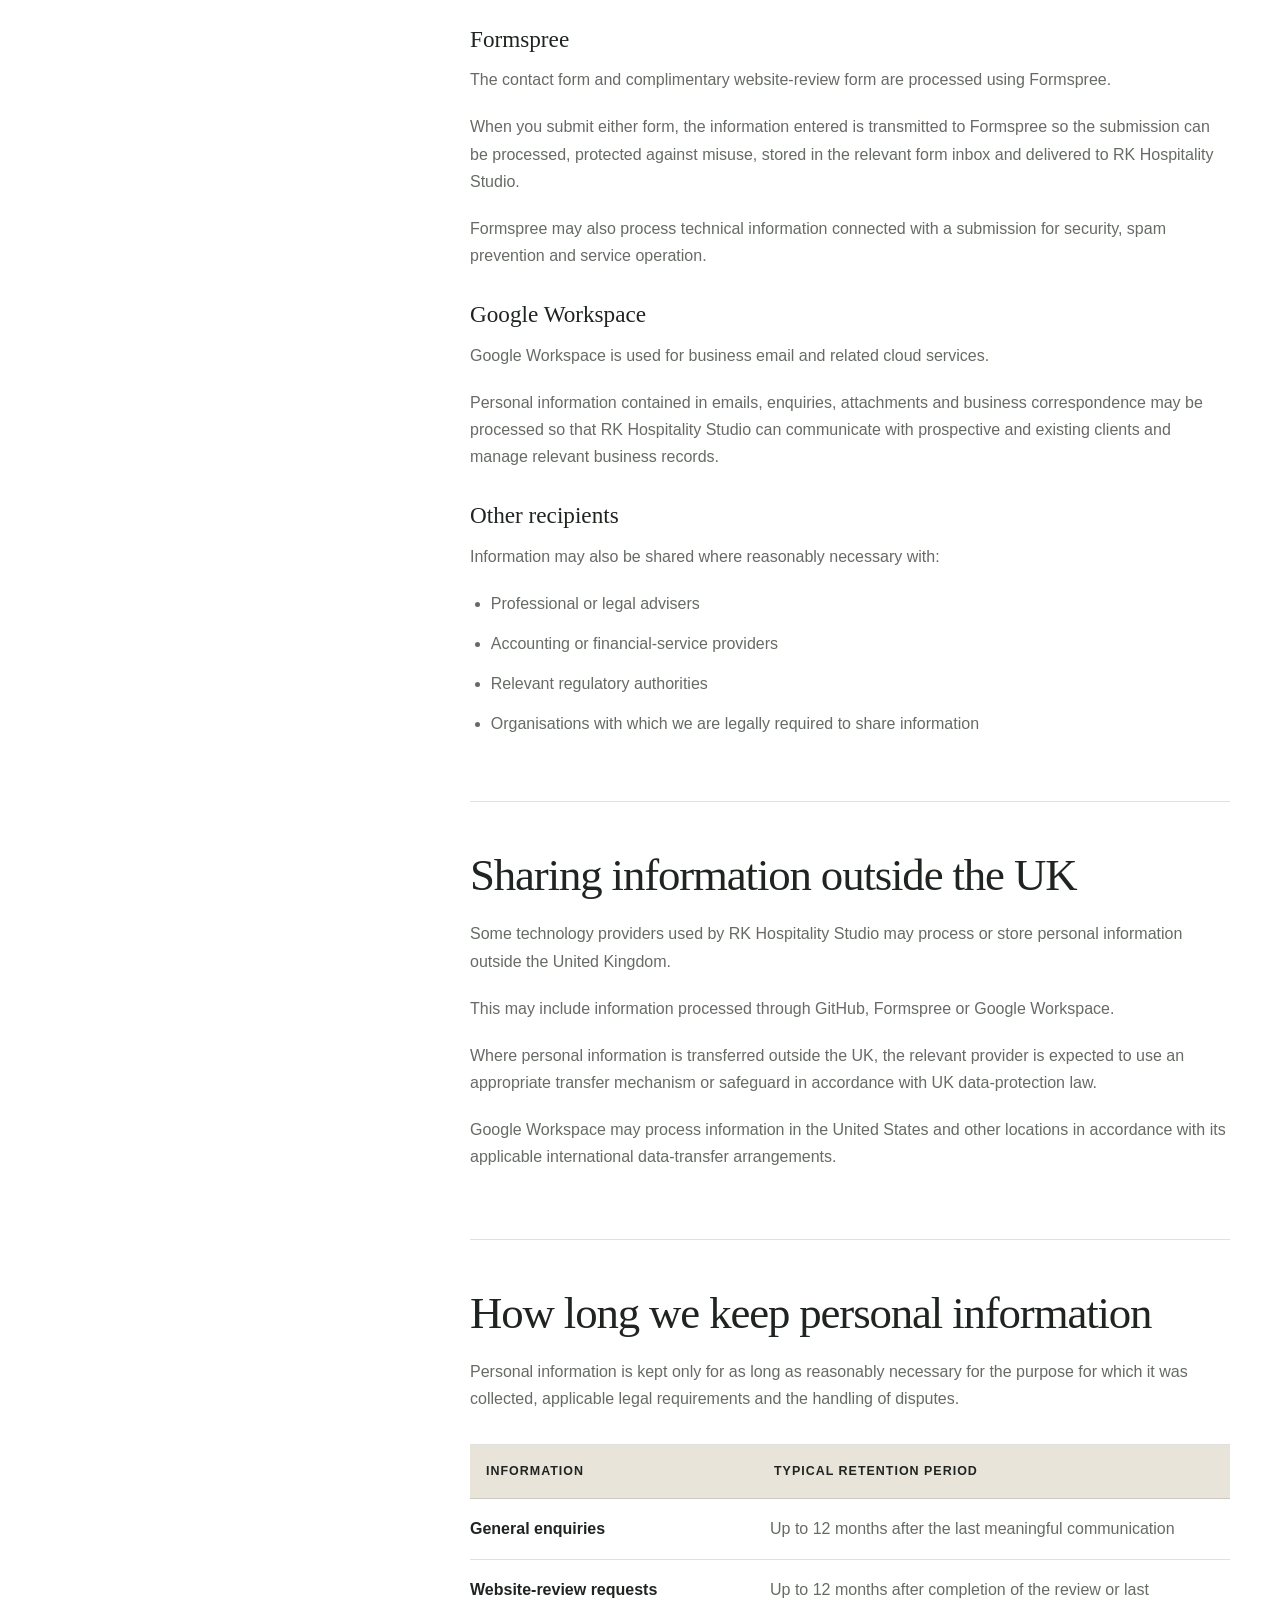
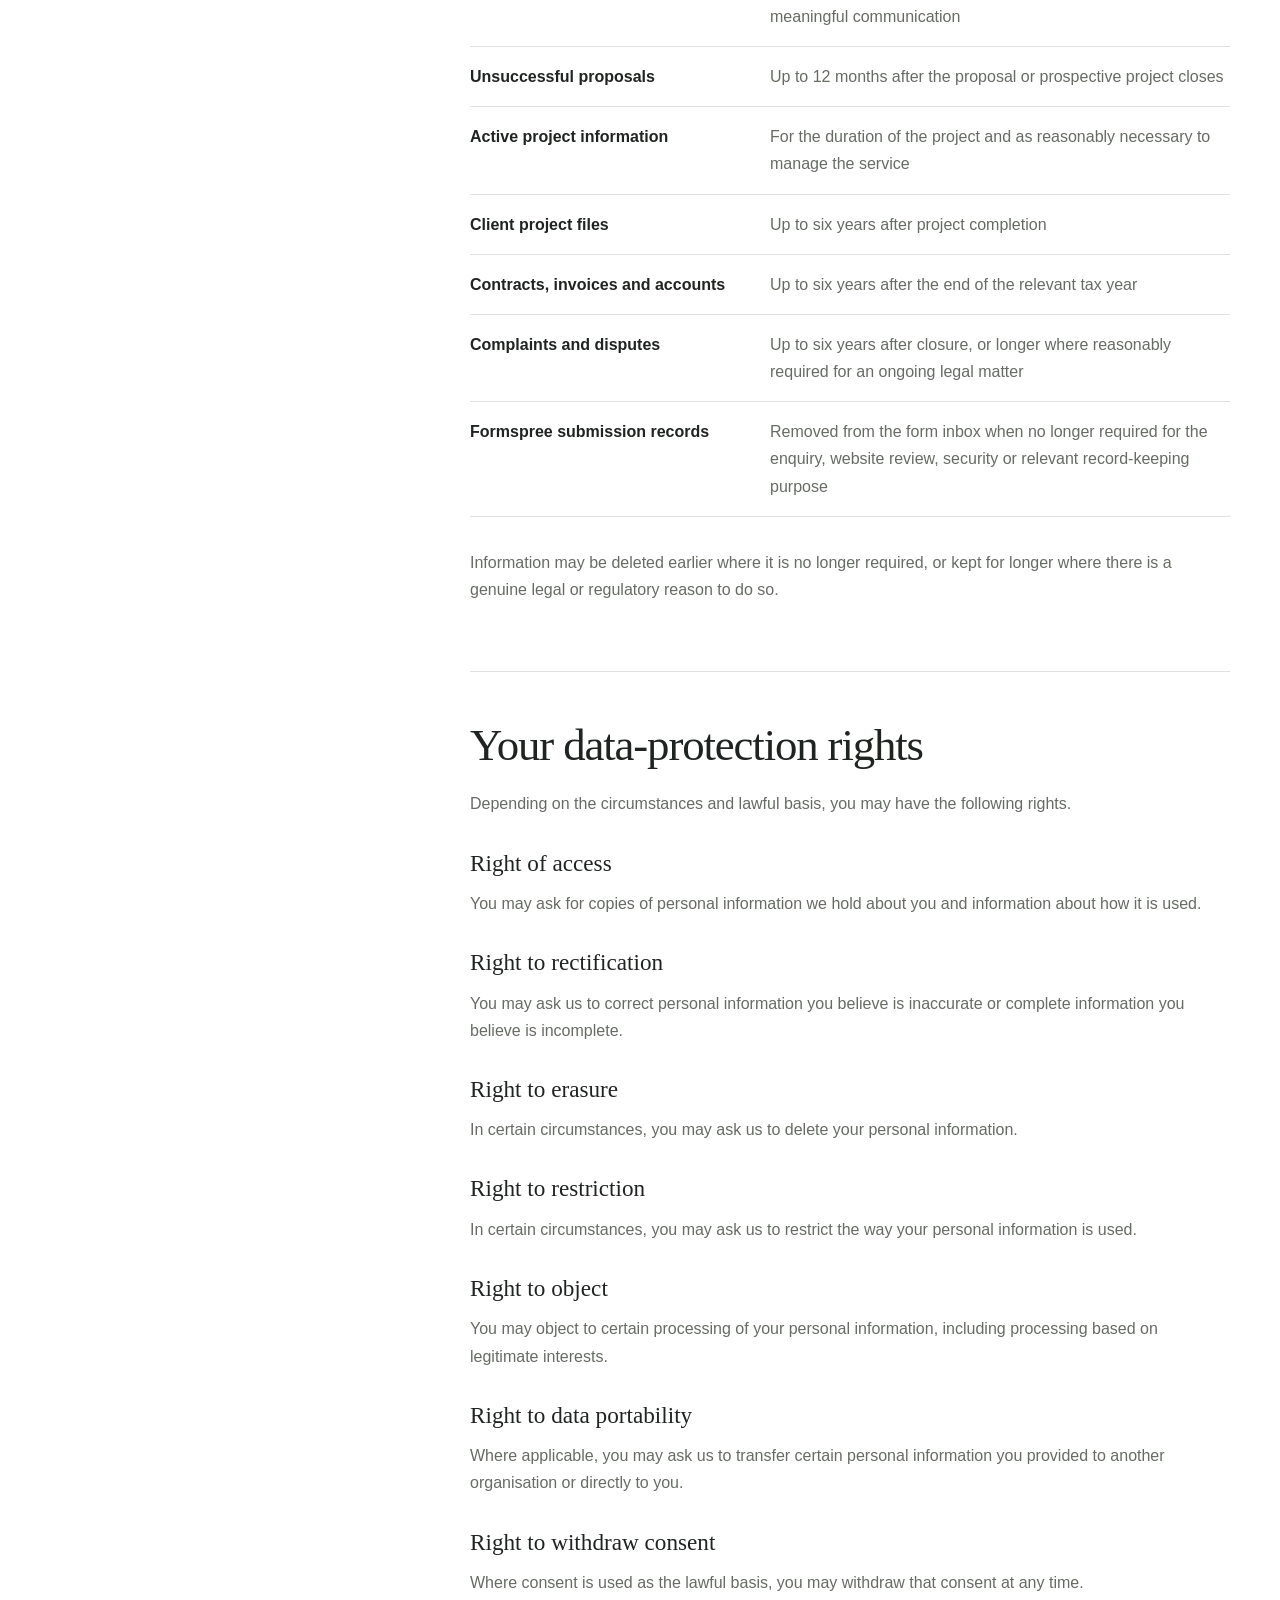
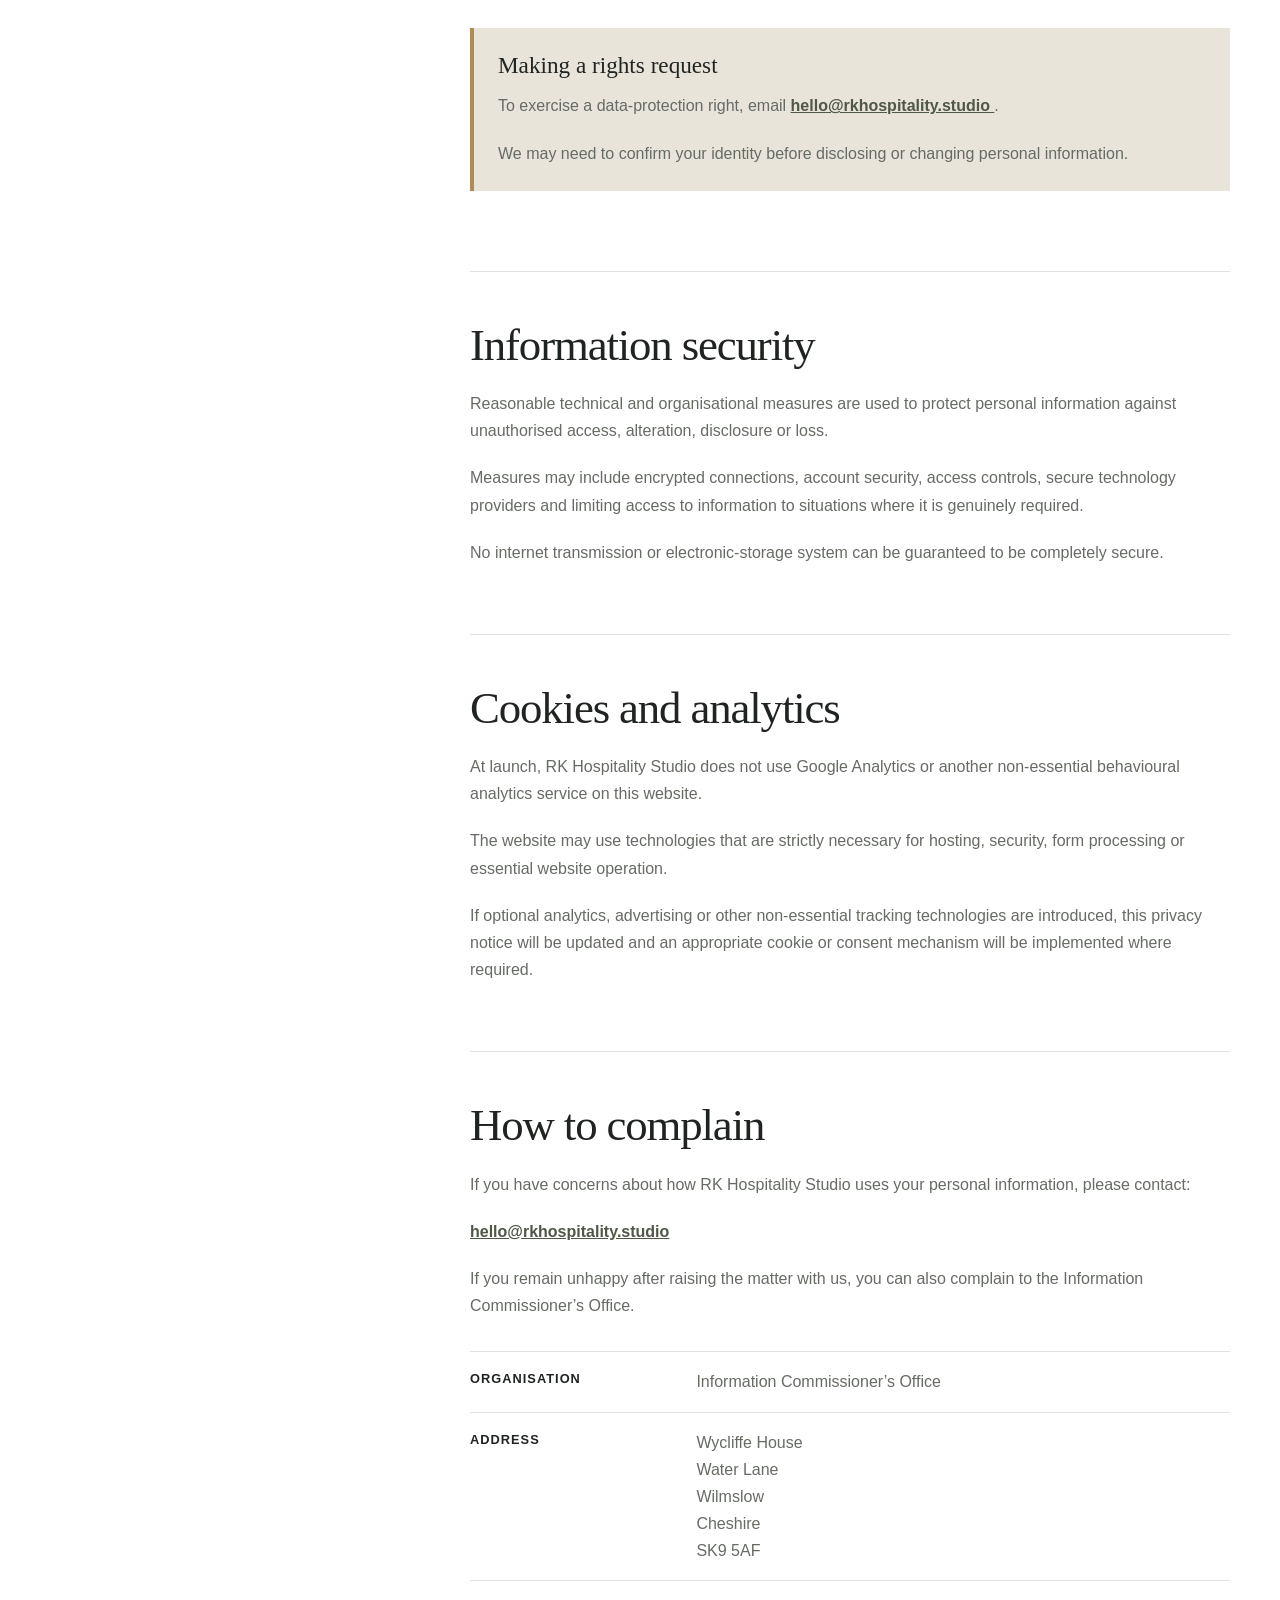
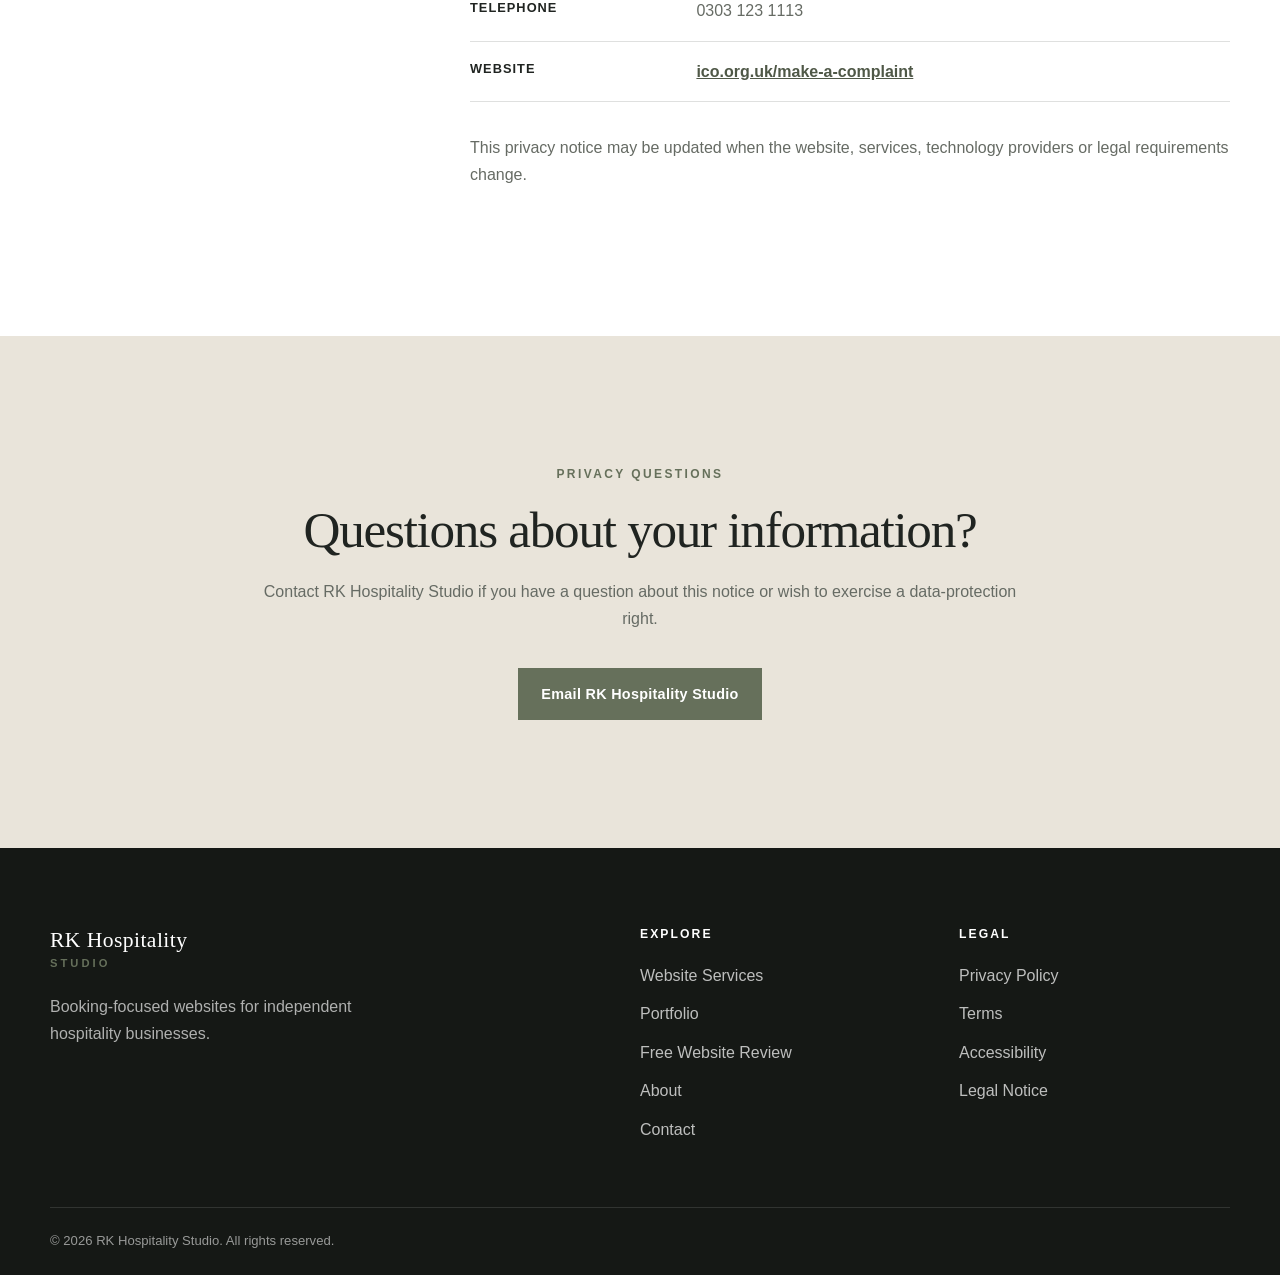
<file: privacy-policy.html>
<!DOCTYPE html>
<html lang="en-GB">
<head>
    <meta charset="UTF-8">
    <meta
        name="viewport"
        content="width=device-width, initial-scale=1.0"
    >
    <title>
        Privacy Policy | RK Hospitality Studio
    </title>
    <meta
        name="description"
        content="Information about how RK Hospitality Studio collects, uses, stores and protects personal information."
    >
    <link
        rel="canonical"
        href="https://rkhospitality.studio/privacy-policy.html"
    >
    <link
        rel="icon"
        href="favicon.svg"
        type="image/svg+xml"
    >
    <link rel="stylesheet" href="css/styles.css">
    <script src="js/main.js" defer></script>
</head>
<body>
    <a class="skip-link" href="#main-content">
        Skip to main content
    </a>
    <header class="site-header">
        <div class="container header-inner">
            <a
                class="brand"
                href="index.html"
                aria-label="RK Hospitality Studio homepage"
            >
                <span class="brand-name">RK Hospitality</span>
                <span class="brand-subtitle">Studio</span>
            </a>
            <button
                class="menu-toggle"
                type="button"
                aria-expanded="false"
                aria-controls="primary-navigation"
                aria-label="Open navigation"
            >
                <span></span>
                <span></span>
                <span></span>
            </button>
            <nav
                class="primary-navigation"
                id="primary-navigation"
                aria-label="Primary navigation"
            >
                <a href="index.html">Home</a>
                <a href="website-services.html">Website Services</a>
                <a href="portfolio.html">Portfolio</a>
                <a href="free-website-review.html">Free Website Review</a>
                <a href="about.html">About</a>
                <a href="contact.html">Contact</a>
            </nav>
        </div>
    </header>
    <main id="main-content">
        <section class="legal-page-hero">
            <div class="container narrow-container">
                <p class="eyebrow">
                    Website information
                </p>
                <h1>
                    Privacy Policy
                </h1>
                <p class="legal-page-introduction">
                    This privacy notice explains what personal information
                    RK Hospitality Studio collects, why it is used, how long it
                    is kept and the rights available to you.
                </p>
                <p class="legal-updated">
                    Last reviewed: August 2026
                </p>
            </div>
        </section>
        <section class="section section-light">
            <div class="container legal-layout">
                <aside class="legal-navigation-panel">
                    <p class="legal-navigation-title">
                        On this page
                    </p>
                    <nav aria-label="Privacy policy sections">
                        <a href="#contact-details">Contact details</a>
                        <a href="#information">Information we collect</a>
                        <a href="#purposes">How we use information</a>
                        <a href="#lawful-bases">Lawful bases</a>
                        <a href="#sources">Where information comes from</a>
                        <a href="#sharing">Who we share information with</a>
                        <a href="#international">International transfers</a>
                        <a href="#retention">How long information is kept</a>
                        <a href="#rights">Your rights</a>
                        <a href="#security">Security</a>
                        <a href="#cookies">Cookies and analytics</a>
                        <a href="#complaints">Complaints</a>
                    </nav>
                </aside>
                <article class="legal-content">
                    <section id="contact-details">
                        <h2>
                            Contact details
                        </h2>
                        <p>
                            RK Hospitality Studio is responsible for deciding
                            how and why personal information collected through
                            this website and during the provision of services is
                            used.
                        </p>
                        <p>
                            Email:
                            <a href="mailto:hello@rkhospitality.studio">
                                hello@rkhospitality.studio
                            </a>
                        </p>
                    </section>
                    <section id="information">
                        <h2>
                            What information we collect
                        </h2>
                        <p>
                            Depending on how you interact with RK Hospitality
                            Studio, we may collect or use:
                        </p>
                        <ul>
                            <li>Your name</li>
                            <li>Your email address</li>
                            <li>Your telephone number where supplied</li>
                            <li>Your business or property name</li>
                            <li>Your role within a business where supplied</li>
                            <li>Your business or venue location</li>
                            <li>Your website address</li>
                            <li>Project requirements</li>
                            <li>Website-review information</li>
                            <li>Booking-system information</li>
                            <li>Website content supplied for a project</li>
                            <li>Project and enquiry correspondence</li>
                            <li>Records of meetings, discussions and decisions</li>
                        </ul>
                        <p>
                            Where you become a client, we may also need to use
                            information connected with:
                        </p>
                        <ul>
                            <li>Contracts and service history</li>
                            <li>Invoices and payments</li>
                            <li>Financial transaction records</li>
                            <li>Complaints, disputes or legal claims</li>
                            <li>
                                Other information reasonably required to comply
                                with legal or accounting obligations
                            </li>
                        </ul>
                        <p>
                            We do not intentionally request special-category
                            personal information through this website. Please do
                            not include sensitive personal information in an
                            enquiry unless it is genuinely necessary.
                        </p>
                    </section>
                    <section id="purposes">
                        <h2>
                            How we use personal information
                        </h2>
                        <p>
                            Personal information may be used to:
                        </p>
                        <ul>
                            <li>Respond to business enquiries</li>
                            <li>Provide requested website reviews</li>
                            <li>Assess prospective projects</li>
                            <li>Prepare quotations and proposals</li>
                            <li>Enter into and manage client contracts</li>
                            <li>Deliver website and related services</li>
                            <li>Communicate during a project</li>
                            <li>Manage ordinary business administration</li>
                            <li>Issue invoices and maintain accounting records</li>
                            <li>Respond to queries and complaints</li>
                            <li>
                                Establish, exercise or defend legal claims where
                                necessary
                            </li>
                            <li>Protect the operation and security of the website</li>
                        </ul>
                        <p>
                            Personal information is not sold to third parties.
                        </p>
                    </section>
                    <section id="lawful-bases">
                        <h2>
                            Lawful bases and data-protection rights
                        </h2>
                        <p>
                            UK data-protection law requires a lawful basis for
                            collecting and using personal information. The basis
                            used depends on the reason the information is being
                            processed.
                        </p>
                        <h3>
                            Contract
                        </h3>
                        <p>
                            We may process personal information where it is
                            necessary to take steps at your request before
                            entering into a contract or to perform a contract
                            with you.
                        </p>
                        <p>
                            This may include discussing a project, preparing a
                            quotation, delivering agreed services and managing
                            the client relationship.
                        </p>
                        <h3>
                            Legitimate interests
                        </h3>
                        <p>
                            RK Hospitality Studio has a legitimate interest in
                            using limited personal information to respond to
                            business enquiries, assess prospective projects,
                            prepare website reviews and proposals, communicate
                            with potential clients and manage ordinary business
                            administration.
                        </p>
                        <p>
                            This information is limited to what is reasonably
                            necessary, such as names, business contact details,
                            business names, website addresses, project
                            requirements and relevant correspondence.
                        </p>
                        <p>
                            People who submit an enquiry or request a website
                            review would reasonably expect this information to
                            be used so that RK Hospitality Studio can understand
                            and respond to their request.
                        </p>
                        <p>
                            This processing benefits both the person making the
                            request and RK Hospitality Studio by allowing
                            enquiries to be handled efficiently, appropriate
                            services to be considered and accurate information
                            to be provided.
                        </p>
                        <p>
                            We also have legitimate interests in using relevant
                            information to investigate and resolve complaints,
                            maintain accurate records, protect legal and
                            commercial interests and establish, exercise or
                            defend legal claims where necessary.
                        </p>
                        <p>
                            Information used for these purposes is limited to
                            what is relevant to the matter and is not used for
                            unrelated purposes.
                        </p>
                        <h3>
                            Legal obligation
                        </h3>
                        <p>
                            We may process and retain personal information where
                            necessary to comply with legal obligations,
                            including accounting, taxation and other applicable
                            requirements.
                        </p>
                        <h3>
                            Consent
                        </h3>
                        <p>
                            Where consent is relied upon for a particular
                            activity, you may withdraw that consent at any time.
                            Withdrawal does not affect processing that took
                            place lawfully before consent was withdrawn.
                        </p>
                    </section>
                    <section id="sources">
                        <h2>
                            Where we get personal information from
                        </h2>
                        <p>
                            Personal information may be obtained:
                        </p>
                        <ul>
                            <li>Directly from you</li>
                            <li>
                                From publicly available business sources, such
                                as business websites and public business
                                profiles
                            </li>
                        </ul>
                        <p>
                            Publicly available information may be reviewed when
                            researching prospective hospitality businesses or
                            assessing a website that has been submitted for
                            review.
                        </p>
                    </section>
                    <section id="sharing">
                        <h2>
                            Who we share information with
                        </h2>
                        <p>
                            We use a limited number of technology providers to
                            operate the website and communicate with prospective
                            and existing clients.
                        </p>
                        <h3>
                            GitHub Pages
                        </h3>
                        <p>
                            The RK Hospitality Studio website is hosted using
                            GitHub Pages.
                        </p>
                        <p>
                            GitHub may process technical information required to
                            deliver, secure and operate the website, including
                            information associated with requests made to the
                            website.
                        </p>
                        <h3>
                            Formspree
                        </h3>
                        <p>
                            The contact form and complimentary website-review
                            form are processed using Formspree.
                        </p>
                        <p>
                            When you submit either form, the information entered
                            is transmitted to Formspree so the submission can be
                            processed, protected against misuse, stored in the
                            relevant form inbox and delivered to RK Hospitality
                            Studio.
                        </p>
                        <p>
                            Formspree may also process technical information
                            connected with a submission for security, spam
                            prevention and service operation.
                        </p>
                        <h3>
                            Google Workspace
                        </h3>
                        <p>
                            Google Workspace is used for business email and
                            related cloud services.
                        </p>
                        <p>
                            Personal information contained in emails, enquiries,
                            attachments and business correspondence may be
                            processed so that RK Hospitality Studio can
                            communicate with prospective and existing clients
                            and manage relevant business records.
                        </p>
                        <h3>
                            Other recipients
                        </h3>
                        <p>
                            Information may also be shared where reasonably
                            necessary with:
                        </p>
                        <ul>
                            <li>Professional or legal advisers</li>
                            <li>Accounting or financial-service providers</li>
                            <li>Relevant regulatory authorities</li>
                            <li>
                                Organisations with which we are legally required
                                to share information
                            </li>
                        </ul>
                    </section>
                    <section id="international">
                        <h2>
                            Sharing information outside the UK
                        </h2>
                        <p>
                            Some technology providers used by RK Hospitality
                            Studio may process or store personal information
                            outside the United Kingdom.
                        </p>
                        <p>
                            This may include information processed through
                            GitHub, Formspree or Google Workspace.
                        </p>
                        <p>
                            Where personal information is transferred outside
                            the UK, the relevant provider is expected to use an
                            appropriate transfer mechanism or safeguard in
                            accordance with UK data-protection law.
                        </p>
                        <p>
                            Google Workspace may process information in the
                            United States and other locations in accordance with
                            its applicable international data-transfer
                            arrangements.
                        </p>
                    </section>
                    <section id="retention">
                        <h2>
                            How long we keep personal information
                        </h2>
                        <p>
                            Personal information is kept only for as long as
                            reasonably necessary for the purpose for which it
                            was collected, applicable legal requirements and the
                            handling of disputes.
                        </p>
                        <div class="privacy-retention-table">
                            <div class="privacy-retention-heading">
                                <span>Information</span>
                                <span>Typical retention period</span>
                            </div>
                            <div>
                                <span>General enquiries</span>
                                <p>
                                    Up to 12 months after the last meaningful
                                    communication
                                </p>
                            </div>
                            <div>
                                <span>Website-review requests</span>
                                <p>
                                    Up to 12 months after completion of the
                                    review or last meaningful communication
                                </p>
                            </div>
                            <div>
                                <span>Unsuccessful proposals</span>
                                <p>
                                    Up to 12 months after the proposal or
                                    prospective project closes
                                </p>
                            </div>
                            <div>
                                <span>Active project information</span>
                                <p>
                                    For the duration of the project and as
                                    reasonably necessary to manage the service
                                </p>
                            </div>
                            <div>
                                <span>Client project files</span>
                                <p>
                                    Up to six years after project completion
                                </p>
                            </div>
                            <div>
                                <span>Contracts, invoices and accounts</span>
                                <p>
                                    Up to six years after the end of the
                                    relevant tax year
                                </p>
                            </div>
                            <div>
                                <span>Complaints and disputes</span>
                                <p>
                                    Up to six years after closure, or longer
                                    where reasonably required for an ongoing
                                    legal matter
                                </p>
                            </div>
                            <div>
                                <span>Formspree submission records</span>
                                <p>
                                    Removed from the form inbox when no longer
                                    required for the enquiry, website review,
                                    security or relevant record-keeping purpose
                                </p>
                            </div>
                        </div>
                        <p>
                            Information may be deleted earlier where it is no
                            longer required, or kept for longer where there is a
                            genuine legal or regulatory reason to do so.
                        </p>
                    </section>
                    <section id="rights">
                        <h2>
                            Your data-protection rights
                        </h2>
                        <p>
                            Depending on the circumstances and lawful basis,
                            you may have the following rights.
                        </p>
                        <h3>
                            Right of access
                        </h3>
                        <p>
                            You may ask for copies of personal information we
                            hold about you and information about how it is used.
                        </p>
                        <h3>
                            Right to rectification
                        </h3>
                        <p>
                            You may ask us to correct personal information you
                            believe is inaccurate or complete information you
                            believe is incomplete.
                        </p>
                        <h3>
                            Right to erasure
                        </h3>
                        <p>
                            In certain circumstances, you may ask us to delete
                            your personal information.
                        </p>
                        <h3>
                            Right to restriction
                        </h3>
                        <p>
                            In certain circumstances, you may ask us to restrict
                            the way your personal information is used.
                        </p>
                        <h3>
                            Right to object
                        </h3>
                        <p>
                            You may object to certain processing of your
                            personal information, including processing based on
                            legitimate interests.
                        </p>
                        <h3>
                            Right to data portability
                        </h3>
                        <p>
                            Where applicable, you may ask us to transfer certain
                            personal information you provided to another
                            organisation or directly to you.
                        </p>
                        <h3>
                            Right to withdraw consent
                        </h3>
                        <p>
                            Where consent is used as the lawful basis, you may
                            withdraw that consent at any time.
                        </p>
                        <div class="legal-highlight">
                            <h3>
                                Making a rights request
                            </h3>
                            <p>
                                To exercise a data-protection right, email
                                <a href="mailto:hello@rkhospitality.studio">
                                    hello@rkhospitality.studio
                                </a>.
                            </p>
                            <p>
                                We may need to confirm your identity before
                                disclosing or changing personal information.
                            </p>
                        </div>
                    </section>
                    <section id="security">
                        <h2>
                            Information security
                        </h2>
                        <p>
                            Reasonable technical and organisational measures are
                            used to protect personal information against
                            unauthorised access, alteration, disclosure or loss.
                        </p>
                        <p>
                            Measures may include encrypted connections, account
                            security, access controls, secure technology
                            providers and limiting access to information to
                            situations where it is genuinely required.
                        </p>
                        <p>
                            No internet transmission or electronic-storage
                            system can be guaranteed to be completely secure.
                        </p>
                    </section>
                    <section id="cookies">
                        <h2>
                            Cookies and analytics
                        </h2>
                        <p>
                            At launch, RK Hospitality Studio does not use Google
                            Analytics or another non-essential behavioural
                            analytics service on this website.
                        </p>
                        <p>
                            The website may use technologies that are strictly
                            necessary for hosting, security, form processing or
                            essential website operation.
                        </p>
                        <p>
                            If optional analytics, advertising or other
                            non-essential tracking technologies are introduced,
                            this privacy notice will be updated and an
                            appropriate cookie or consent mechanism will be
                            implemented where required.
                        </p>
                    </section>
                    <section id="complaints">
                        <h2>
                            How to complain
                        </h2>
                        <p>
                            If you have concerns about how RK Hospitality Studio
                            uses your personal information, please contact:
                        </p>
                        <p>
                            <a href="mailto:hello@rkhospitality.studio">
                                hello@rkhospitality.studio
                            </a>
                        </p>
                        <p>
                            If you remain unhappy after raising the matter with
                            us, you can also complain to the Information
                            Commissioner’s Office.
                        </p>
                        <div class="legal-details-list">
                            <div>
                                <span>Organisation</span>
                                <p>Information Commissioner’s Office</p>
                            </div>
                            <div>
                                <span>Address</span>
                                <p>
                                    Wycliffe House<br>
                                    Water Lane<br>
                                    Wilmslow<br>
                                    Cheshire<br>
                                    SK9 5AF
                                </p>
                            </div>
                            <div>
                                <span>Telephone</span>
                                <p>0303 123 1113</p>
                            </div>
                            <div>
                                <span>Website</span>
                                <p>
                                    <a
                                        href="https://ico.org.uk/make-a-complaint/"
                                    >
                                        ico.org.uk/make-a-complaint
                                    </a>
                                </p>
                            </div>
                        </div>
                        <p>
                            This privacy notice may be updated when the website,
                            services, technology providers or legal requirements
                            change.
                        </p>
                    </section>
                </article>
            </div>
        </section>
        <section class="section section-stone">
            <div class="container narrow-container legal-contact-panel">
                <p class="eyebrow">
                    Privacy questions
                </p>
                <h2>
                    Questions about your information?
                </h2>
                <p>
                    Contact RK Hospitality Studio if you have a question about
                    this notice or wish to exercise a data-protection right.
                </p>
                <a
                    class="button button-primary"
                    href="mailto:hello@rkhospitality.studio"
                >
                    Email RK Hospitality Studio
                </a>
            </div>
        </section>
    </main>
    <footer class="site-footer">
        <div class="container footer-grid">
            <div>
                <a class="brand footer-brand" href="index.html">
                    <span class="brand-name">RK Hospitality</span>
                    <span class="brand-subtitle">Studio</span>
                </a>
                <p class="footer-description">
                    Booking-focused websites for independent hospitality
                    businesses.
                </p>
            </div>
            <div>
                <h2 class="footer-heading">Explore</h2>
                <nav
                    class="footer-navigation"
                    aria-label="Footer navigation"
                >
                    <a href="website-services.html">Website Services</a>
                    <a href="portfolio.html">Portfolio</a>
                    <a href="free-website-review.html">
                        Free Website Review
                    </a>
                    <a href="about.html">About</a>
                    <a href="contact.html">Contact</a>
                </nav>
            </div>
            <div>
                <h2 class="footer-heading">Legal</h2>
                <nav
                    class="footer-navigation"
                    aria-label="Legal navigation"
                >
                    <a href="privacy-policy.html">Privacy Policy</a>
                    <a href="terms.html">Terms</a>
                    <a href="accessibility.html">Accessibility</a>
                    <a href="legal-notice.html">Legal Notice</a>
                </nav>
            </div>
        </div>
        <div class="container footer-bottom">
            <p>
                &copy; <span id="current-year"></span>
                RK Hospitality Studio. All rights reserved.
            </p>
        </div>
    </footer>
</body>
</html>
</file>
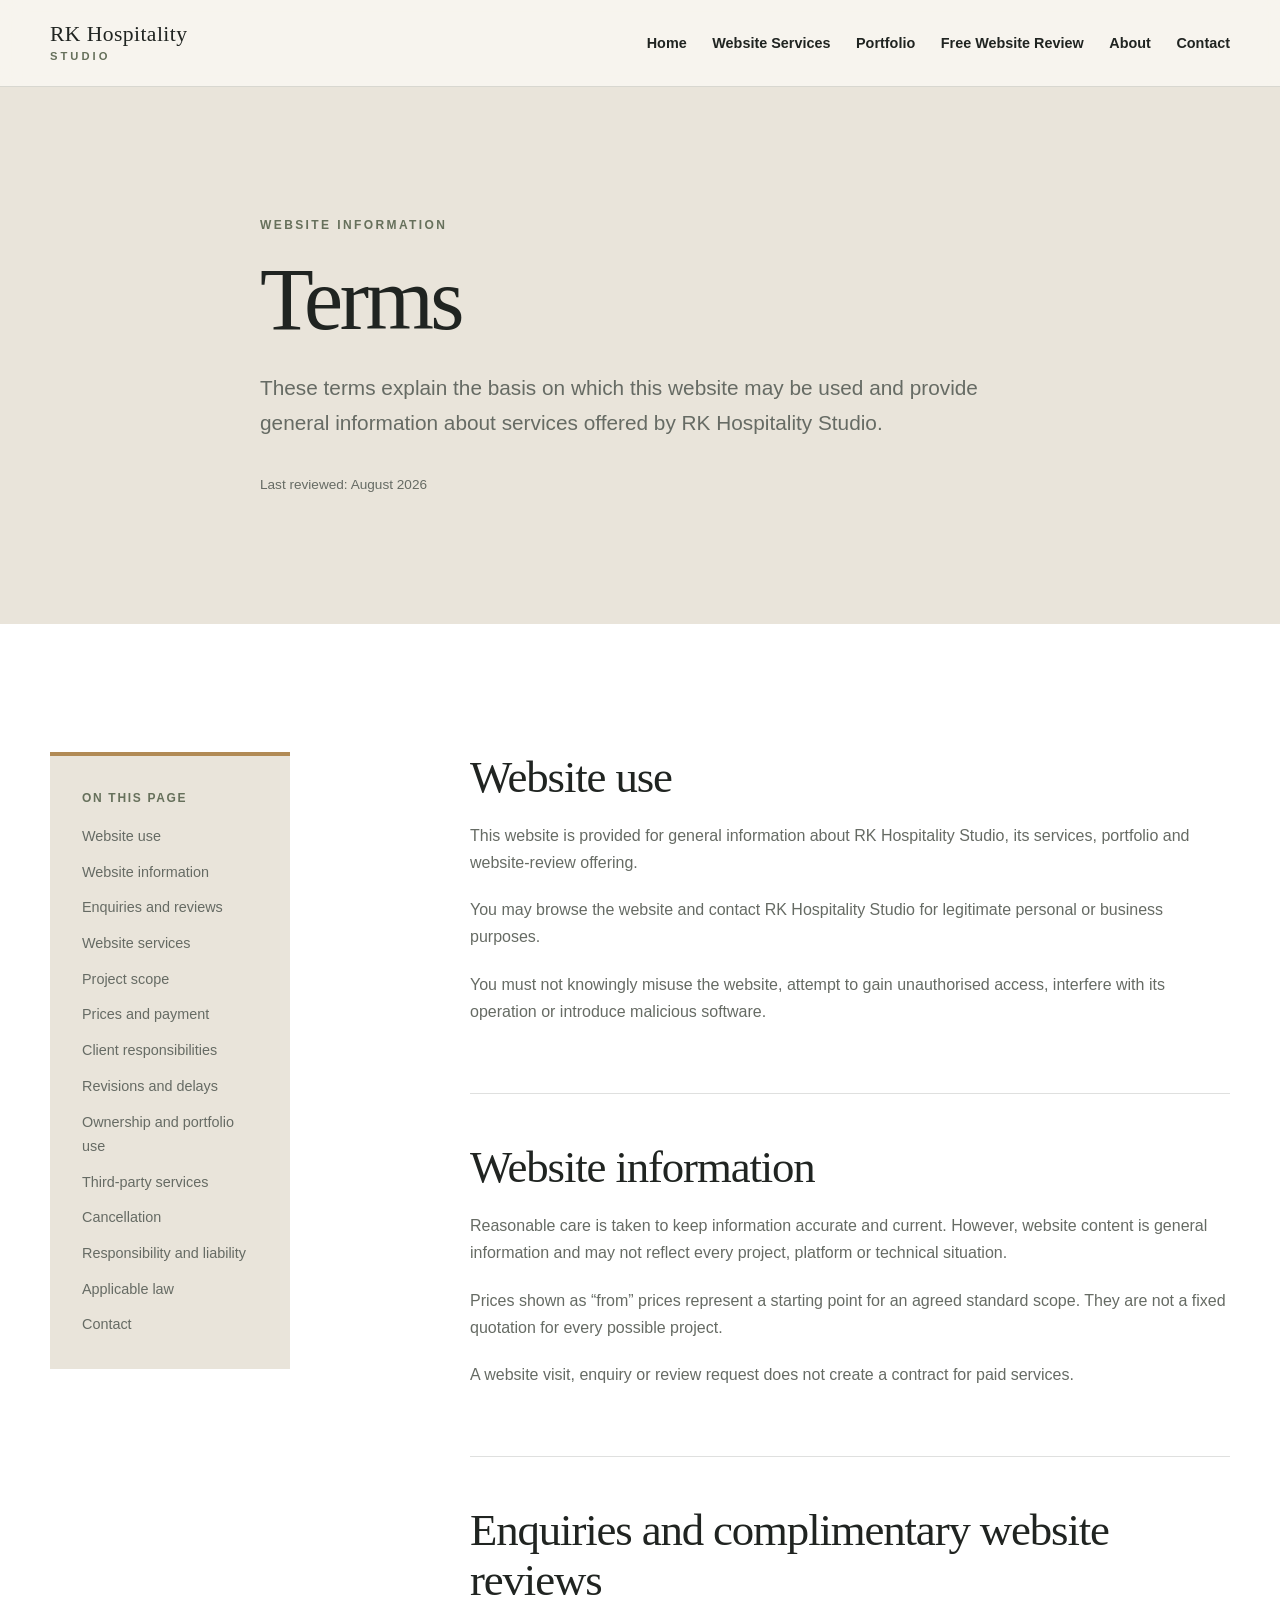
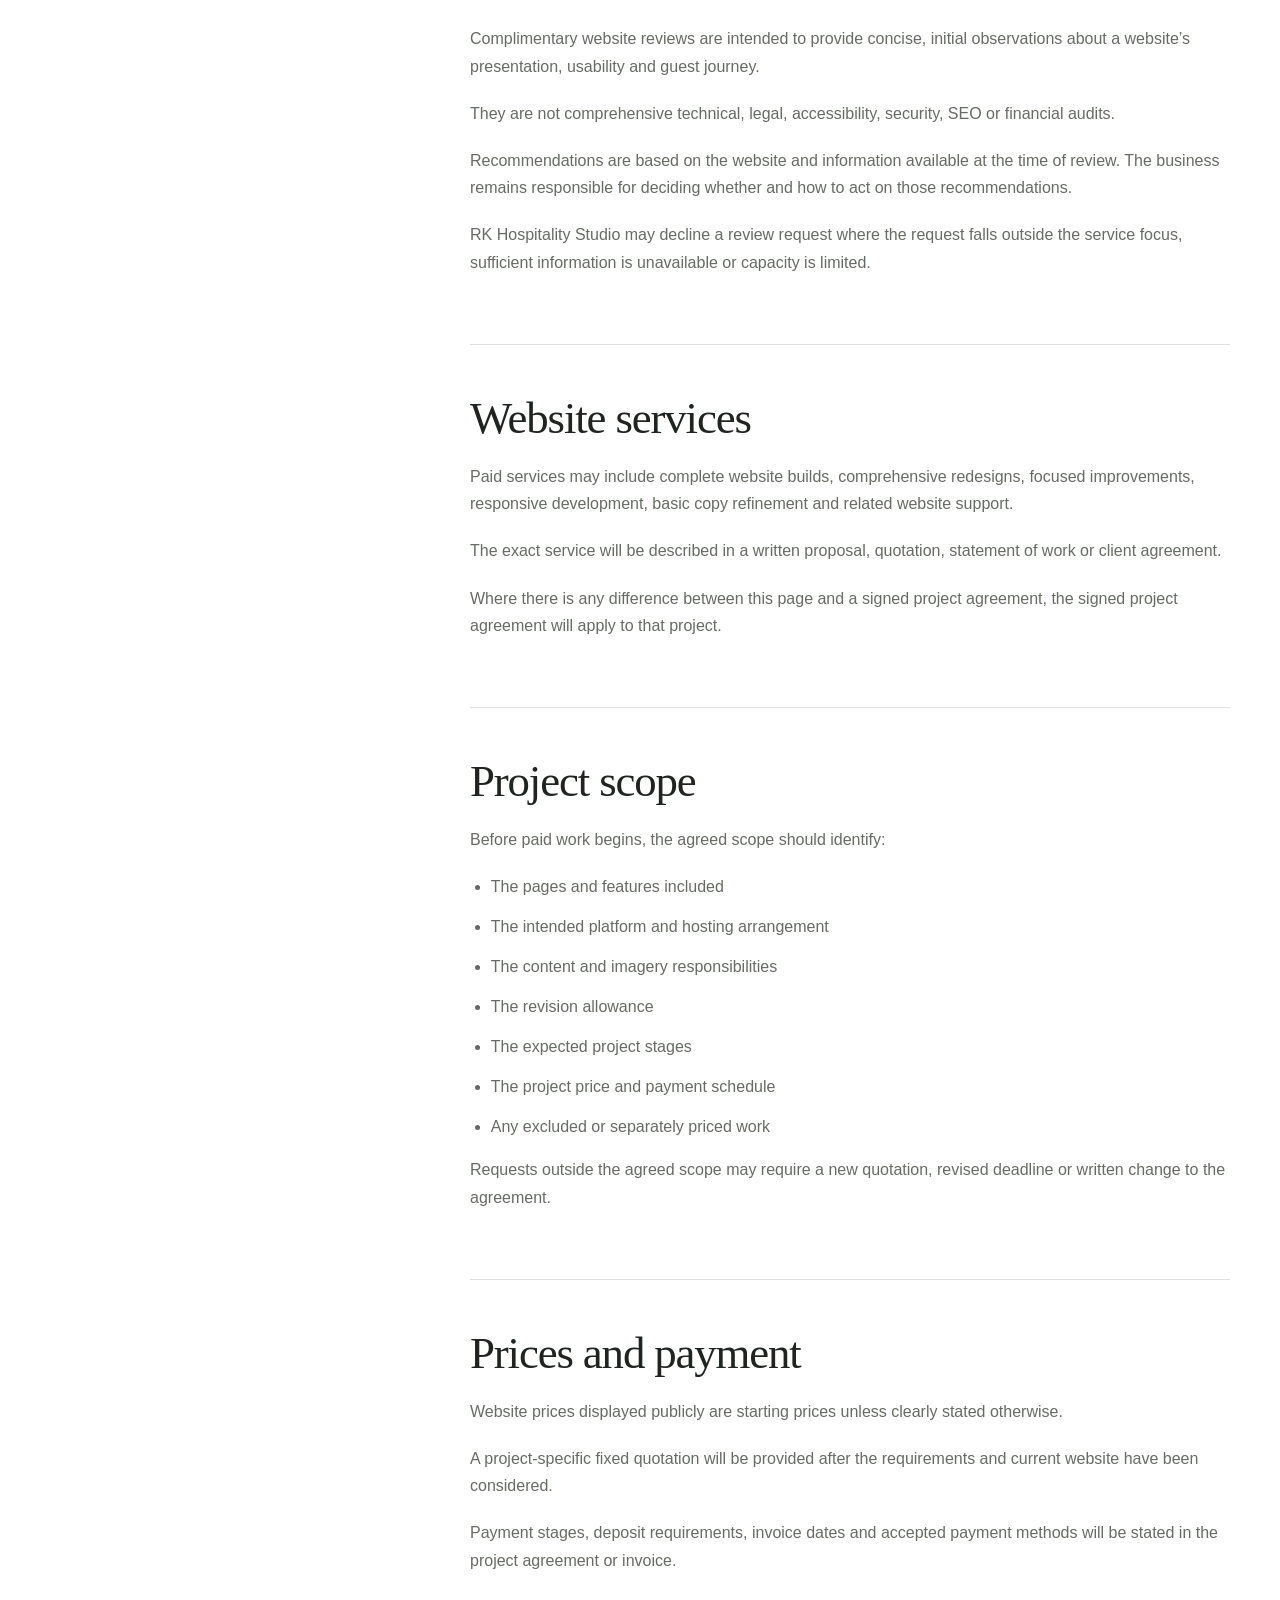
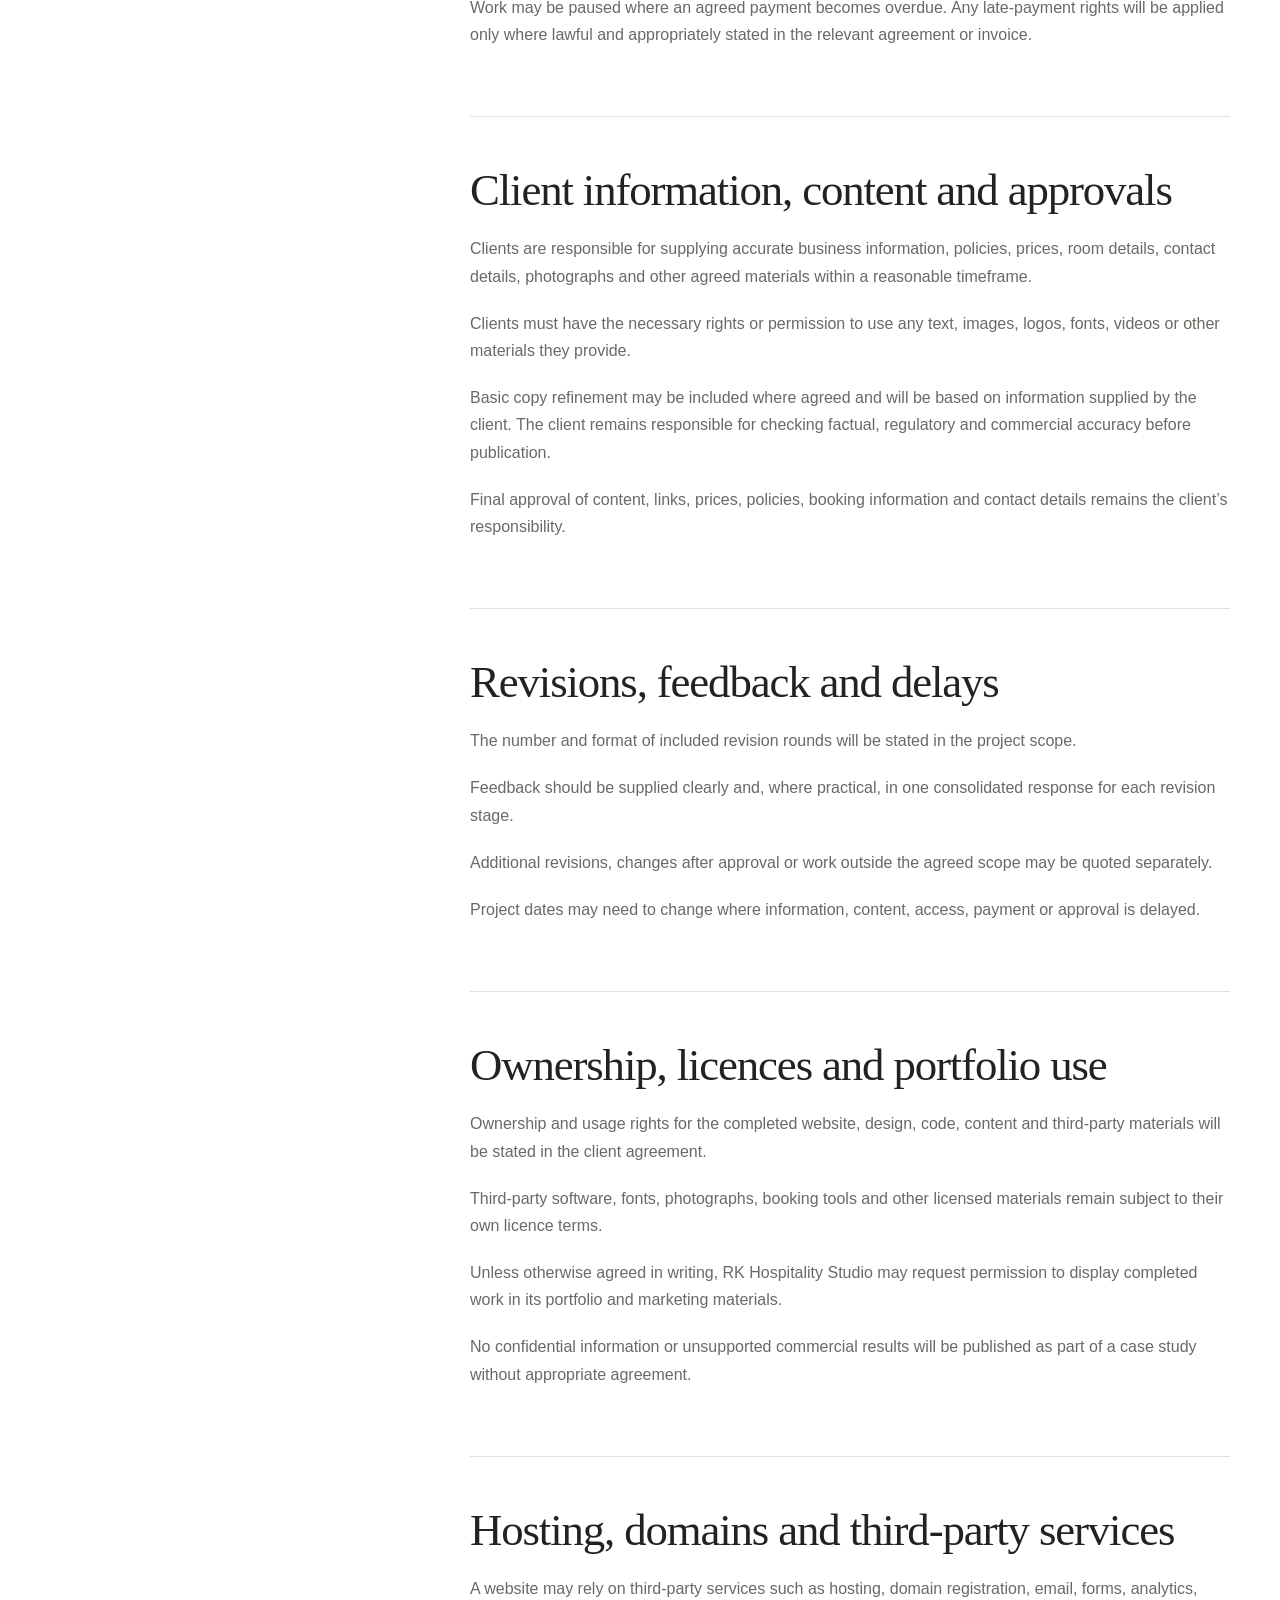
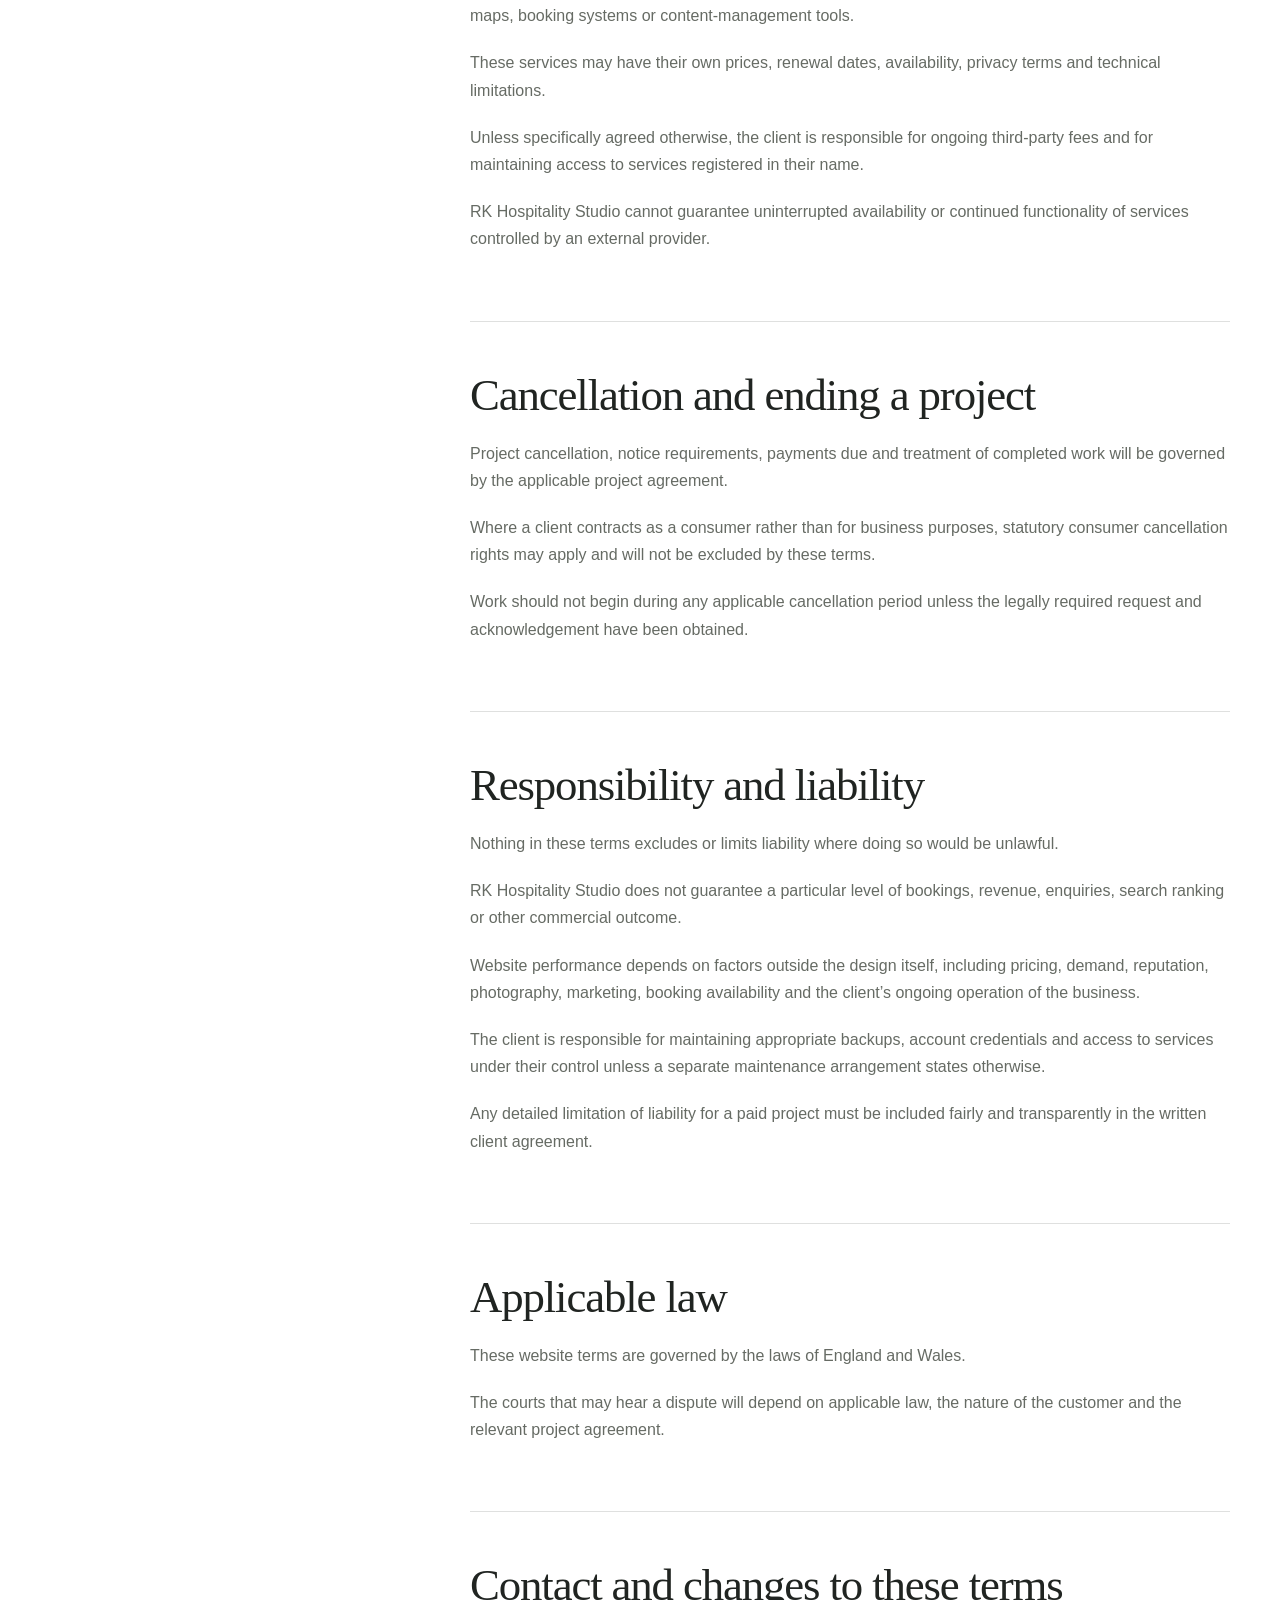
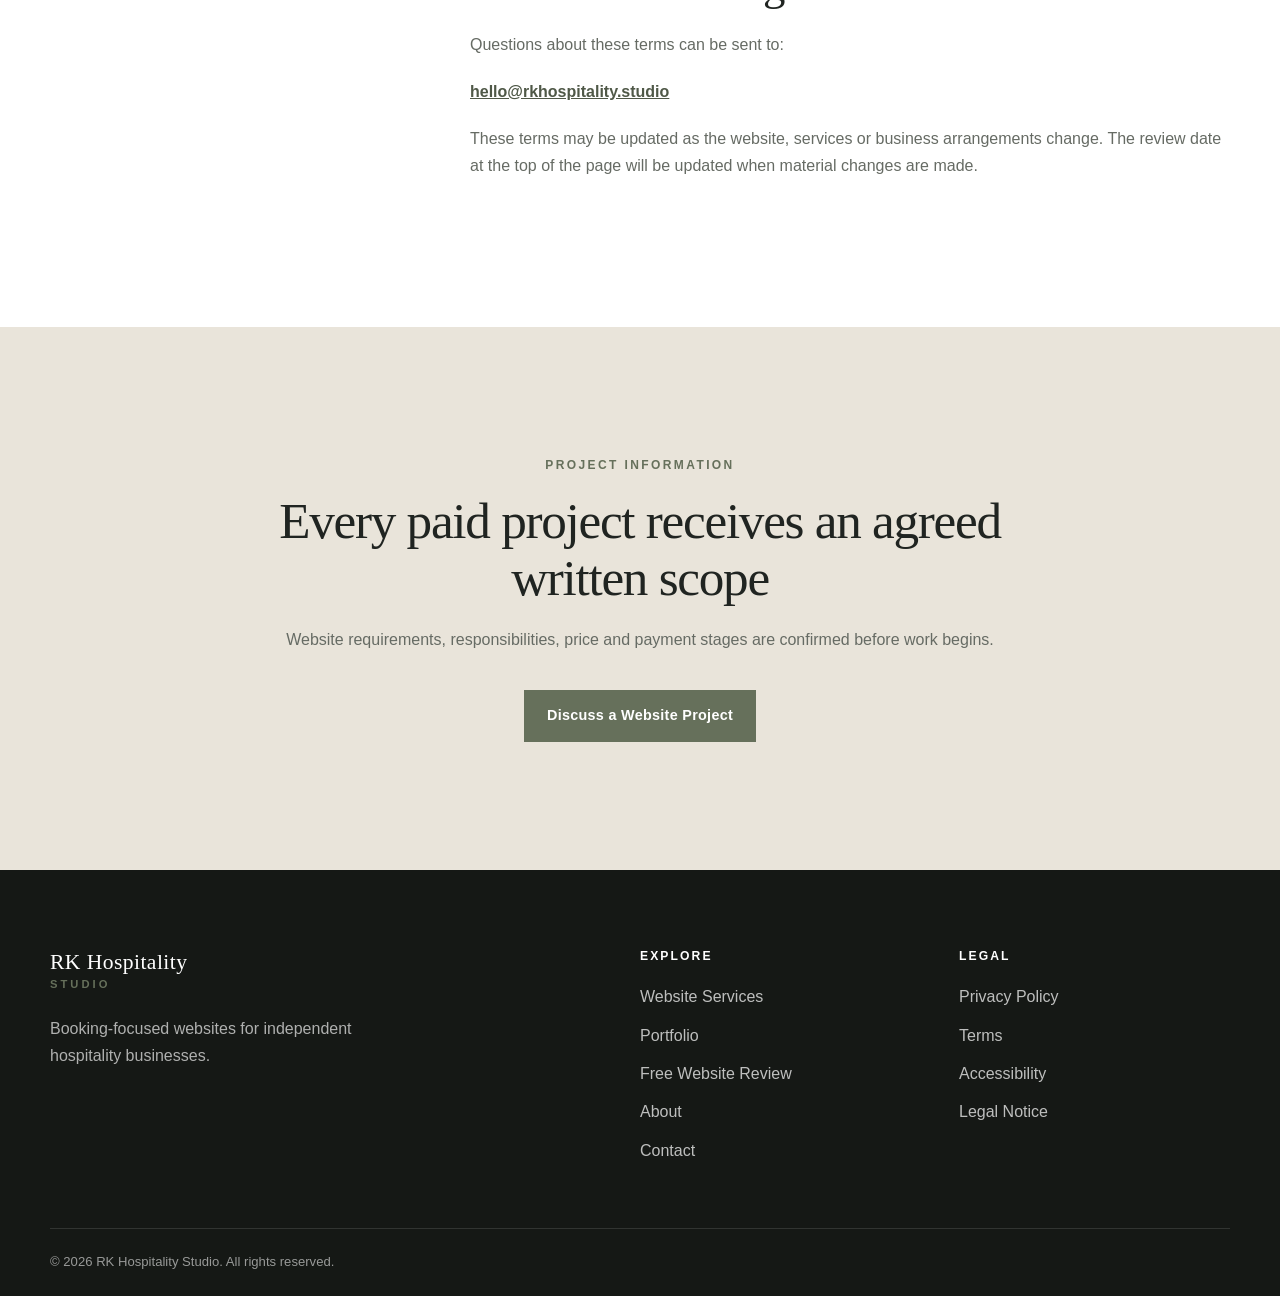
<file: terms.html>
<!DOCTYPE html>
<html lang="en-GB">
<head>
    <meta charset="UTF-8">
    <meta
        name="viewport"
        content="width=device-width, initial-scale=1.0"
    >
   <title>
        Website Terms | RK Hospitality Studio
    </title>
    <meta
        name="description"
        content="Website-use terms and general service information for RK Hospitality Studio."
    >
    <link
        rel="canonical"
        href="https://rkhospitality.studio/terms.html"
    >
    <link
        rel="icon"
        href="favicon.svg"
        type="image/svg+xml"
    >
    <link rel="stylesheet" href="css/styles.css">
    <script src="js/main.js" defer></script>
</head>
<body>
    <a class="skip-link" href="#main-content">
        Skip to main content
    </a>
    <header class="site-header">
        <div class="container header-inner">
            <a
                class="brand"
                href="index.html"
                aria-label="RK Hospitality Studio homepage"
            >
                <span class="brand-name">RK Hospitality</span>
                <span class="brand-subtitle">Studio</span>
            </a>
            <button
                class="menu-toggle"
                type="button"
                aria-expanded="false"
                aria-controls="primary-navigation"
                aria-label="Open navigation"
            >
                <span></span>
                <span></span>
                <span></span>
            </button>
            <nav
                class="primary-navigation"
                id="primary-navigation"
                aria-label="Primary navigation"
            >
                <a href="index.html">Home</a>
                <a href="website-services.html">Website Services</a>
                <a href="portfolio.html">Portfolio</a>
                <a href="free-website-review.html">Free Website Review</a>
                <a href="about.html">About</a>
                <a href="contact.html">Contact</a>
            </nav>
        </div>
    </header>
    <main id="main-content">
        <section class="legal-page-hero">
            <div class="container narrow-container">
                <p class="eyebrow">
                    Website information
                </p>
                <h1>
                    Terms
                </h1>
                <p class="legal-page-introduction">
                    These terms explain the basis on which this website may be
                    used and provide general information about services offered
                    by RK Hospitality Studio.
                </p>
                <p class="legal-updated">
                    Last reviewed: August 2026
                </p>
            </div>
        </section>
        <section class="section section-light">
            <div class="container legal-layout">
                <aside class="legal-navigation-panel">
                    <p class="legal-navigation-title">
                        On this page
                    </p>
                    <nav aria-label="Terms page sections">
                        <a href="#website-use">Website use</a>
                        <a href="#information">Website information</a>
                        <a href="#enquiries">Enquiries and reviews</a>
                        <a href="#services">Website services</a>
                        <a href="#scope">Project scope</a>
                        <a href="#pricing">Prices and payment</a>
                        <a href="#client-content">Client responsibilities</a>
                        <a href="#revisions">Revisions and delays</a>
                        <a href="#ownership">Ownership and portfolio use</a>
                        <a href="#third-parties">Third-party services</a>
                        <a href="#cancellation">Cancellation</a>
                        <a href="#liability">Responsibility and liability</a>
                        <a href="#law">Applicable law</a>
                        <a href="#contact-terms">Contact</a>
                    </nav>
                </aside>
                <article class="legal-content">
                    <section id="website-use">
                        <h2>
                            Website use
                        </h2>
                        <p>
                            This website is provided for general information
                            about RK Hospitality Studio, its services, portfolio
                            and website-review offering.
                        </p>
                        <p>
                            You may browse the website and contact RK Hospitality
                            Studio for legitimate personal or business purposes.
                        </p>
                        <p>
                            You must not knowingly misuse the website, attempt to
                            gain unauthorised access, interfere with its operation
                            or introduce malicious software.
                        </p>
                    </section>
                    <section id="information">
                        <h2>
                            Website information
                        </h2>
                        <p>
                            Reasonable care is taken to keep information accurate
                            and current. However, website content is general
                            information and may not reflect every project,
                            platform or technical situation.
                        </p>
                        <p>
                            Prices shown as “from” prices represent a starting
                            point for an agreed standard scope. They are not a
                            fixed quotation for every possible project.
                        </p>
                        <p>
                            A website visit, enquiry or review request does not
                            create a contract for paid services.
                        </p>
                    </section>
                    <section id="enquiries">
                        <h2>
                            Enquiries and complimentary website reviews
                        </h2>
                        <p>
                            Complimentary website reviews are intended to provide
                            concise, initial observations about a website’s
                            presentation, usability and guest journey.
                        </p>
                        <p>
                            They are not comprehensive technical, legal,
                            accessibility, security, SEO or financial audits.
                        </p>
                        <p>
                            Recommendations are based on the website and
                            information available at the time of review. The
                            business remains responsible for deciding whether and
                            how to act on those recommendations.
                        </p>
                        <p>
                            RK Hospitality Studio may decline a review request
                            where the request falls outside the service focus,
                            sufficient information is unavailable or capacity is
                            limited.
                        </p>
                    </section>
                    <section id="services">
                        <h2>
                            Website services
                        </h2>
                        <p>
                            Paid services may include complete website builds,
                            comprehensive redesigns, focused improvements,
                            responsive development, basic copy refinement and
                            related website support.
                        </p>
                        <p>
                            The exact service will be described in a written
                            proposal, quotation, statement of work or client
                            agreement.
                        </p>
                        <p>
                            Where there is any difference between this page and a
                            signed project agreement, the signed project agreement
                            will apply to that project.
                        </p>
                    </section>
                    <section id="scope">
                        <h2>
                            Project scope
                        </h2>
                        <p>
                            Before paid work begins, the agreed scope should
                            identify:
                        </p>
                        <ul>
                            <li>The pages and features included</li>
                            <li>The intended platform and hosting arrangement</li>
                            <li>The content and imagery responsibilities</li>
                            <li>The revision allowance</li>
                            <li>The expected project stages</li>
                            <li>The project price and payment schedule</li>
                            <li>Any excluded or separately priced work</li>
                        </ul>
                        <p>
                            Requests outside the agreed scope may require a new
                            quotation, revised deadline or written change to the
                            agreement.
                        </p>
                    </section>
                    <section id="pricing">
                        <h2>
                            Prices and payment
                        </h2>
                        <p>
                            Website prices displayed publicly are starting prices
                            unless clearly stated otherwise.
                        </p>
                        <p>
                            A project-specific fixed quotation will be provided
                            after the requirements and current website have been
                            considered.
                        </p>
                        <p>
                            Payment stages, deposit requirements, invoice dates
                            and accepted payment methods will be stated in the
                            project agreement or invoice.
                        </p>
                        <p>
                            Work may be paused where an agreed payment becomes
                            overdue. Any late-payment rights will be applied only
                            where lawful and appropriately stated in the relevant
                            agreement or invoice.
                        </p>
                    </section>
                    <section id="client-content">
                        <h2>
                            Client information, content and approvals
                        </h2>
                        <p>
                            Clients are responsible for supplying accurate
                            business information, policies, prices, room details,
                            contact details, photographs and other agreed
                            materials within a reasonable timeframe.
                        </p>
                        <p>
                            Clients must have the necessary rights or permission
                            to use any text, images, logos, fonts, videos or other
                            materials they provide.
                        </p>
                        <p>
                            Basic copy refinement may be included where agreed and
                            will be based on information supplied by the client.
                            The client remains responsible for checking factual,
                            regulatory and commercial accuracy before publication.
                        </p>
                        <p>
                            Final approval of content, links, prices, policies,
                            booking information and contact details remains the
                            client’s responsibility.
                        </p>
                    </section>
                    <section id="revisions">
                        <h2>
                            Revisions, feedback and delays
                        </h2>
                        <p>
                            The number and format of included revision rounds will
                            be stated in the project scope.
                        </p>
                        <p>
                            Feedback should be supplied clearly and, where
                            practical, in one consolidated response for each
                            revision stage.
                        </p>
                        <p>
                            Additional revisions, changes after approval or work
                            outside the agreed scope may be quoted separately.
                        </p>
                        <p>
                            Project dates may need to change where information,
                            content, access, payment or approval is delayed.
                        </p>
                    </section>
                    <section id="ownership">
                        <h2>
                            Ownership, licences and portfolio use
                        </h2>
                        <p>
                            Ownership and usage rights for the completed website,
                            design, code, content and third-party materials will be
                            stated in the client agreement.
                        </p>
                        <p>
                            Third-party software, fonts, photographs, booking
                            tools and other licensed materials remain subject to
                            their own licence terms.
                        </p>
                        <p>
                            Unless otherwise agreed in writing, RK Hospitality
                            Studio may request permission to display completed
                            work in its portfolio and marketing materials.
                        </p>
                        <p>
                            No confidential information or unsupported commercial
                            results will be published as part of a case study
                            without appropriate agreement.
                        </p>
                    </section>
                    <section id="third-parties">
                        <h2>
                            Hosting, domains and third-party services
                        </h2>
                        <p>
                            A website may rely on third-party services such as
                            hosting, domain registration, email, forms, analytics,
                            maps, booking systems or content-management tools.
                        </p>
                        <p>
                            These services may have their own prices, renewal
                            dates, availability, privacy terms and technical
                            limitations.
                        </p>
                        <p>
                            Unless specifically agreed otherwise, the client is
                            responsible for ongoing third-party fees and for
                            maintaining access to services registered in their
                            name.
                        </p>
                        <p>
                            RK Hospitality Studio cannot guarantee uninterrupted
                            availability or continued functionality of services
                            controlled by an external provider.
                        </p>
                    </section>
                    <section id="cancellation">
                        <h2>
                            Cancellation and ending a project
                        </h2>
                        <p>
                            Project cancellation, notice requirements, payments
                            due and treatment of completed work will be governed
                            by the applicable project agreement.
                        </p>
                        <p>
                            Where a client contracts as a consumer rather than for
                            business purposes, statutory consumer cancellation
                            rights may apply and will not be excluded by these
                            terms.
                        </p>
                        <p>
                            Work should not begin during any applicable
                            cancellation period unless the legally required
                            request and acknowledgement have been obtained.
                        </p>
                    </section>
                    <section id="liability">
                        <h2>
                            Responsibility and liability
                        </h2>
                        <p>
                            Nothing in these terms excludes or limits liability
                            where doing so would be unlawful.
                        </p>
                        <p>
                            RK Hospitality Studio does not guarantee a particular
                            level of bookings, revenue, enquiries, search ranking
                            or other commercial outcome.
                        </p>
                        <p>
                            Website performance depends on factors outside the
                            design itself, including pricing, demand, reputation,
                            photography, marketing, booking availability and the
                            client’s ongoing operation of the business.
                        </p>
                        <p>
                            The client is responsible for maintaining appropriate
                            backups, account credentials and access to services
                            under their control unless a separate maintenance
                            arrangement states otherwise.
                        </p>
                        <p>
                            Any detailed limitation of liability for a paid
                            project must be included fairly and transparently in
                            the written client agreement.
                        </p>
                    </section>
                    <section id="law">
                        <h2>
                            Applicable law
                        </h2>
                        <p>
                            These website terms are governed by the laws of
                            England and Wales.
                        </p>
                        <p>
                            The courts that may hear a dispute will depend on
                            applicable law, the nature of the customer and the
                            relevant project agreement.
                        </p>
                    </section>
                    <section id="contact-terms">
                        <h2>
                            Contact and changes to these terms
                        </h2>
                        <p>
                            Questions about these terms can be sent to:
                        </p>
                        <p>
                            <a href="mailto:hello@rkhospitality.studio">
                                hello@rkhospitality.studio
                            </a>
                        </p>
                        <p>
                            These terms may be updated as the website, services or
                            business arrangements change. The review date at the
                            top of the page will be updated when material changes
                            are made.
                        </p>
                    </section>
                </article>
            </div>
        </section>
        <section class="section section-stone">
            <div class="container narrow-container legal-contact-panel">
                <p class="eyebrow">
                    Project information
                </p>
                <h2>
                    Every paid project receives an agreed written scope
                </h2>
                <p>
                    Website requirements, responsibilities, price and payment
                    stages are confirmed before work begins.
                </p>
                <a
                    class="button button-primary"
                    href="contact.html"
                >
                    Discuss a Website Project
                </a>
            </div>
        </section>
    </main>
    <footer class="site-footer">
        <div class="container footer-grid">
            <div>
                <a class="brand footer-brand" href="index.html">
                    <span class="brand-name">RK Hospitality</span>
                    <span class="brand-subtitle">Studio</span>
                </a>
                <p class="footer-description">
                    Booking-focused websites for independent hospitality
                    businesses.
                </p>
            </div>
            <div>
                <h2 class="footer-heading">Explore</h2>
                <nav class="footer-navigation" aria-label="Footer navigation">
                    <a href="website-services.html">Website Services</a>
                    <a href="portfolio.html">Portfolio</a>
                    <a href="free-website-review.html">Free Website Review</a>
                    <a href="about.html">About</a>
                    <a href="contact.html">Contact</a>
                </nav>
            </div>
            <div>
                <h2 class="footer-heading">Legal</h2>
                <nav class="footer-navigation" aria-label="Legal navigation">
                    <a href="privacy-policy.html">Privacy Policy</a>
                    <a href="terms.html">Terms</a>
                    <a href="accessibility.html">Accessibility</a>
                    <a href="legal-notice.html">Legal Notice</a>
                </nav>
            </div>
        </div>
        <div class="container footer-bottom">
            <p>
                &copy; <span id="current-year"></span>
                RK Hospitality Studio. All rights reserved.
            </p>
        </div>
    </footer>
</body>
</html>
</file>
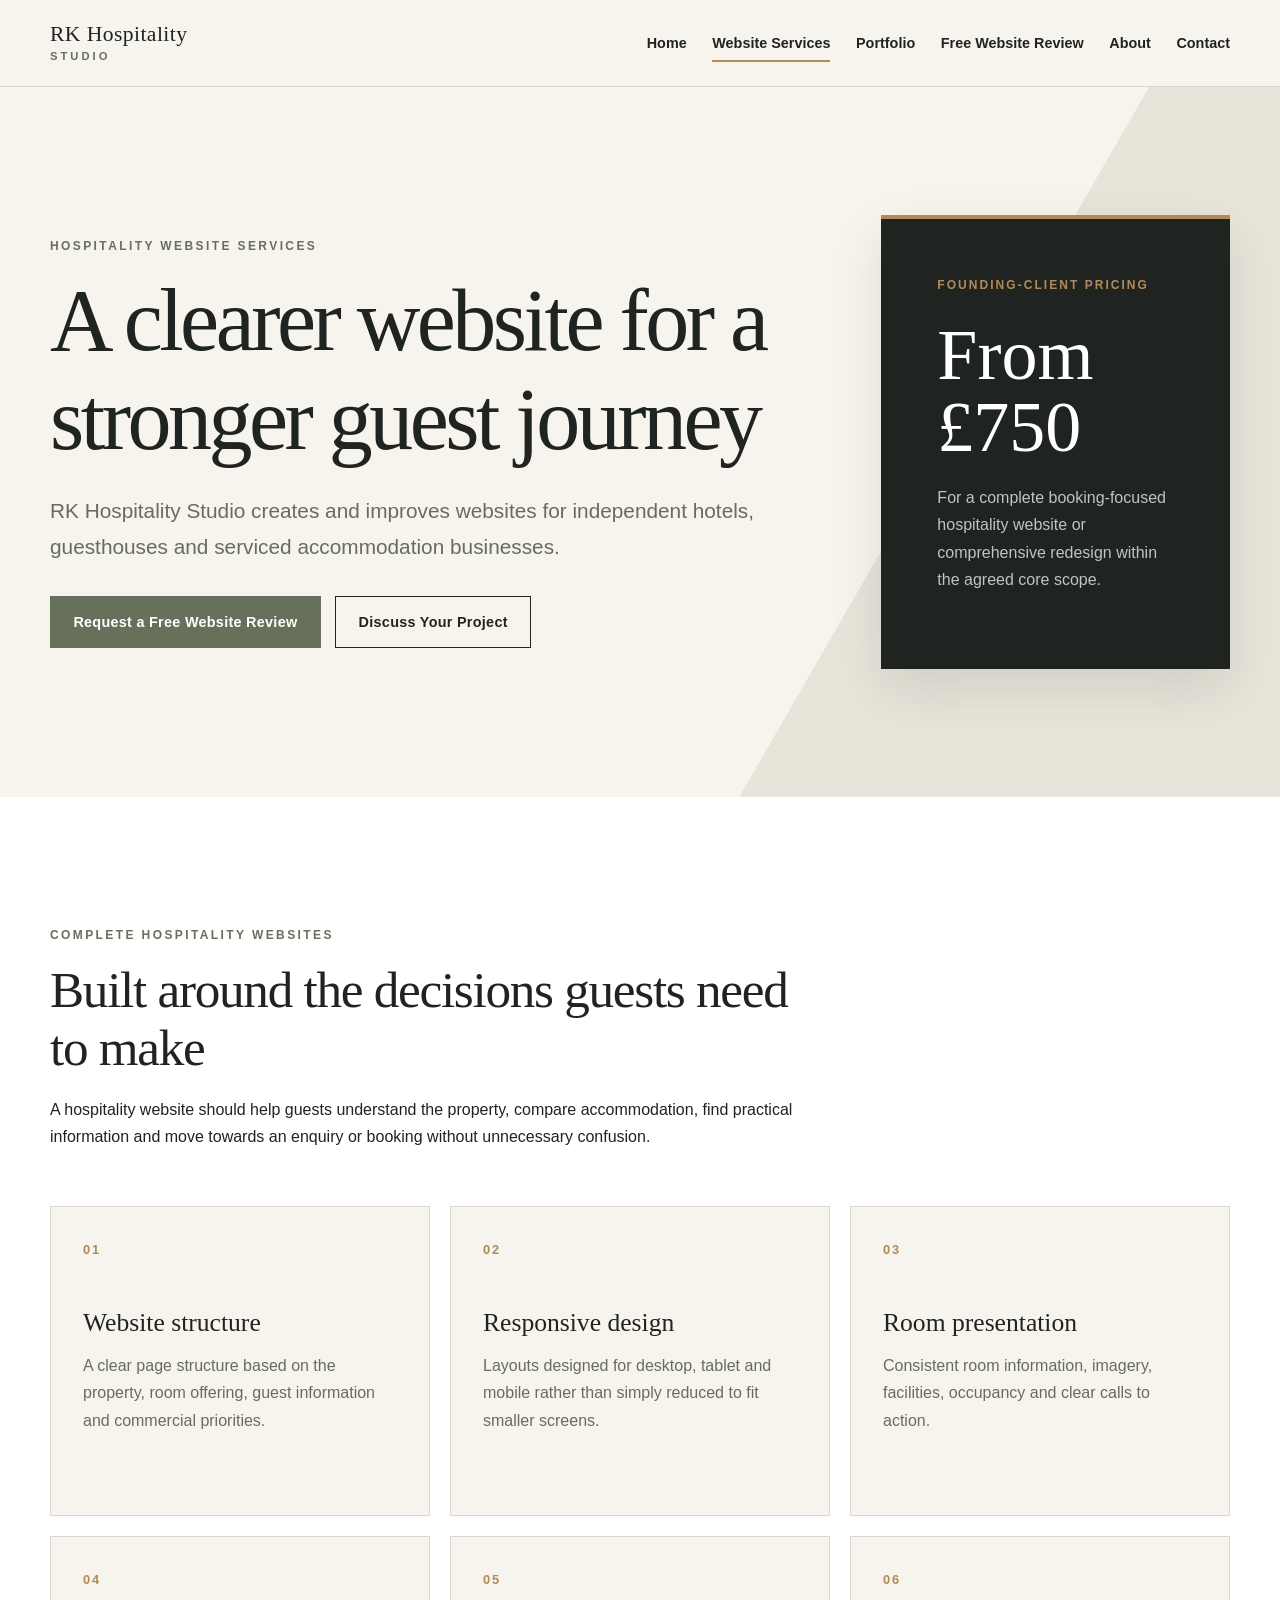
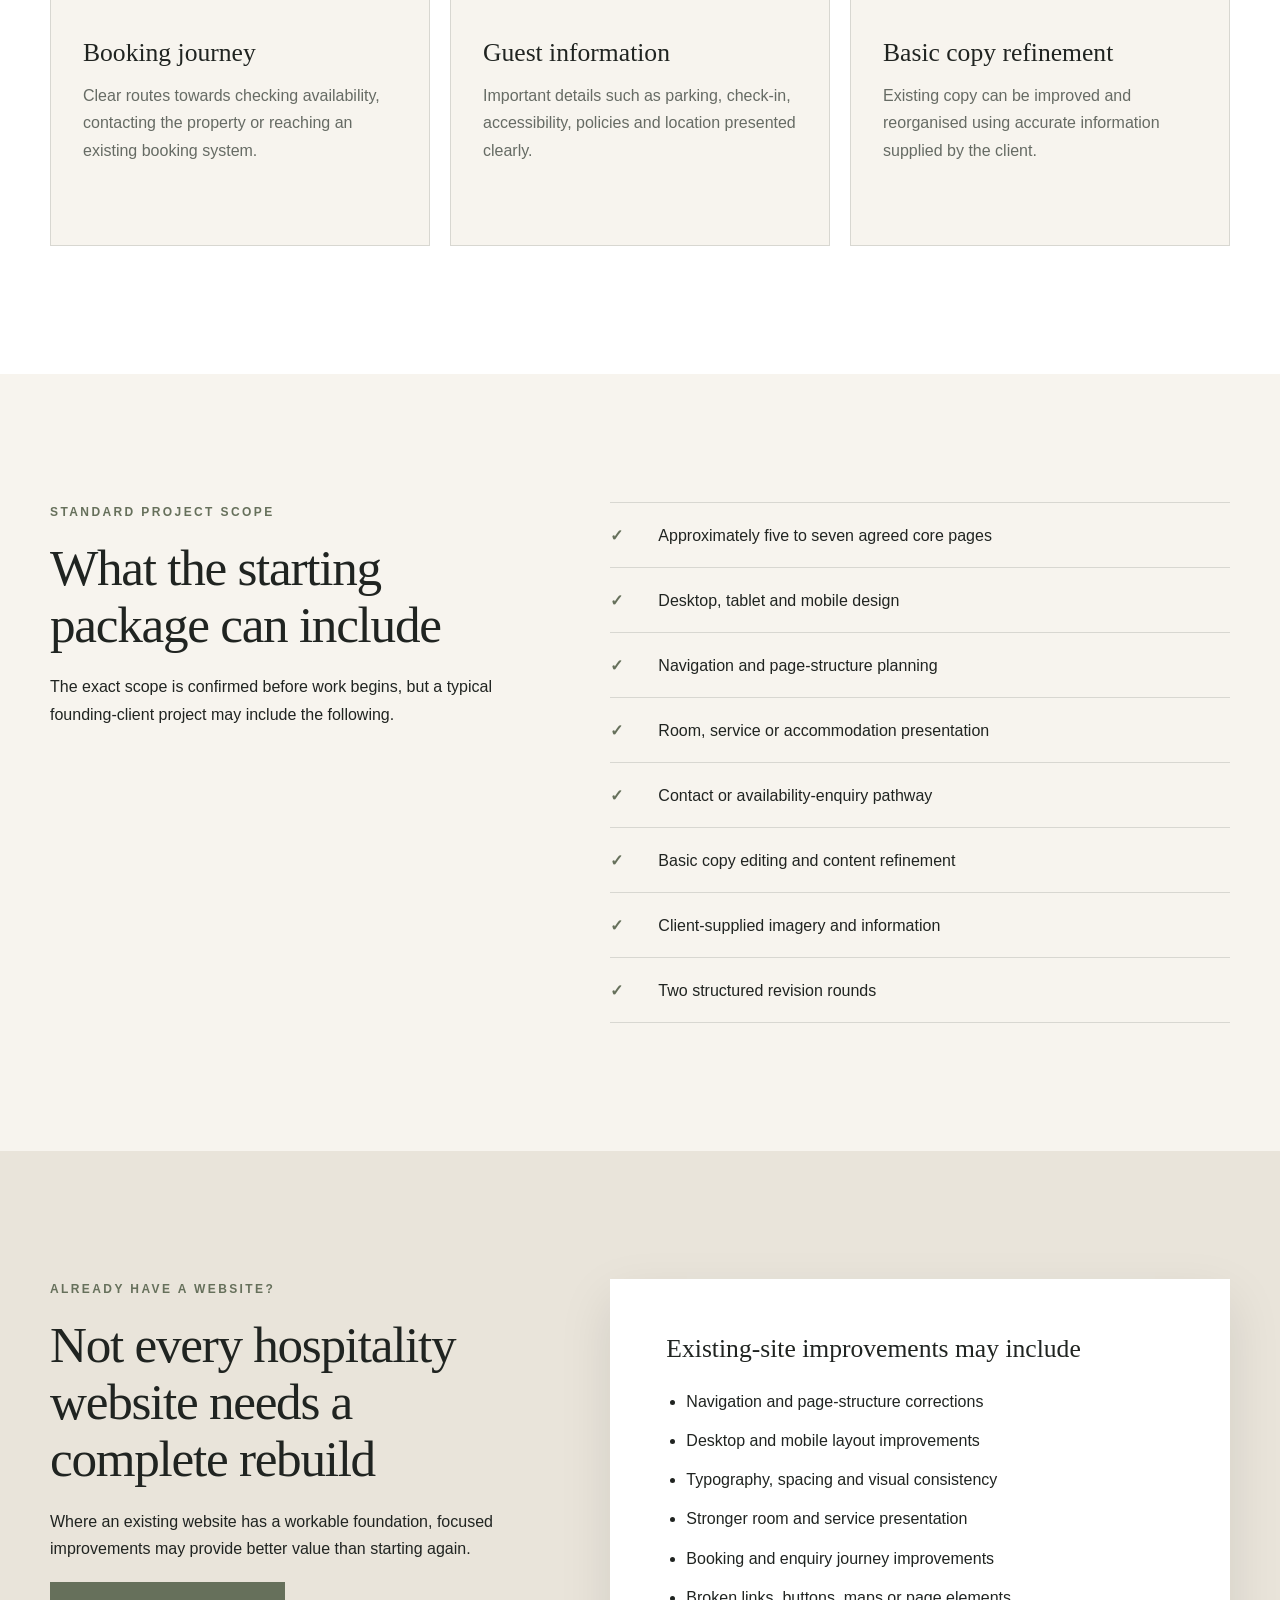
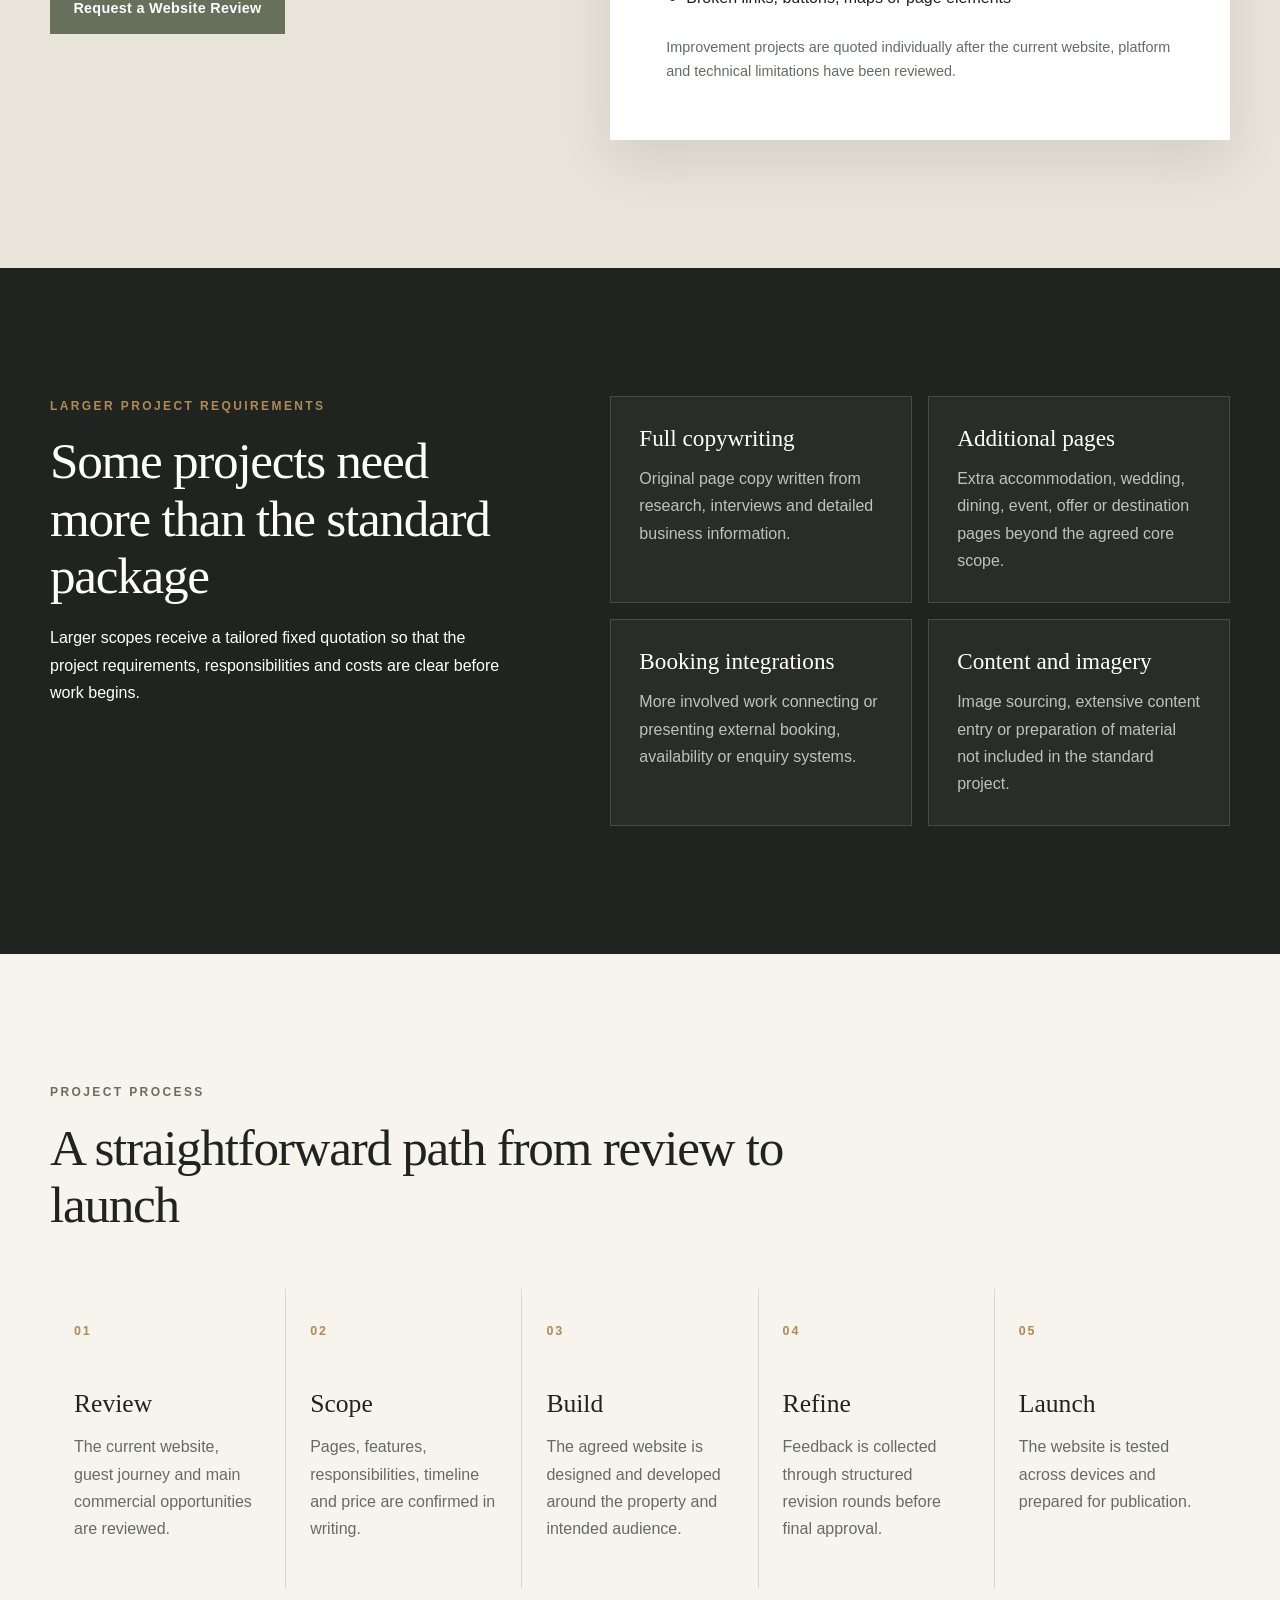
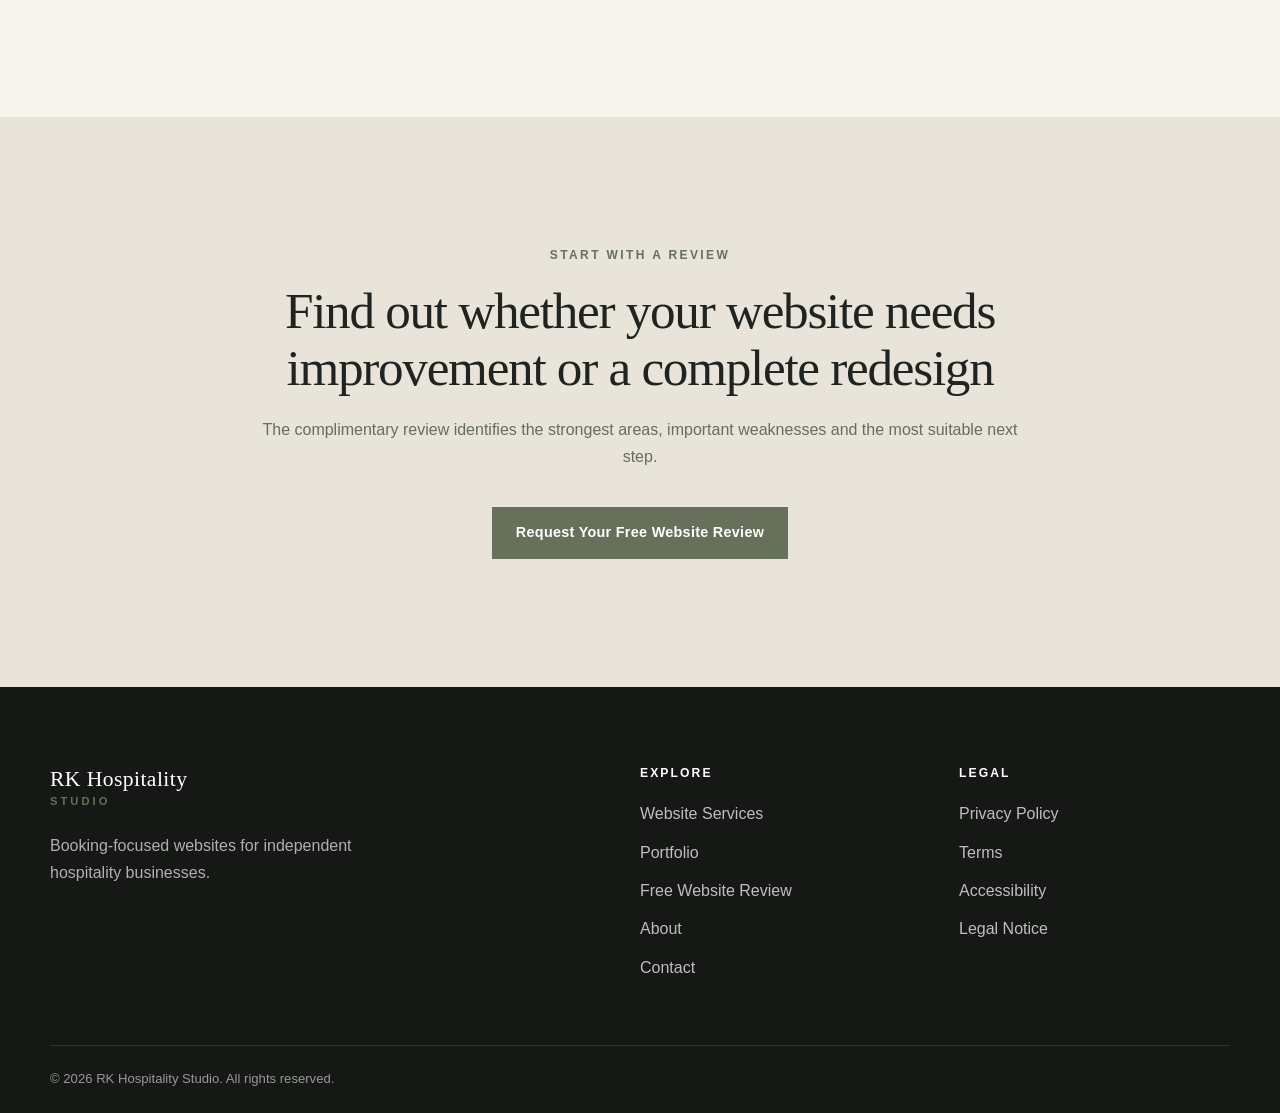
<file: website-services.html>
<!DOCTYPE html>
<html lang="en-GB">
<head>
    <meta charset="UTF-8">
    <meta
        name="viewport"
        content="width=device-width, initial-scale=1.0"
    >
    <title>
        Hospitality Website Services | RK Hospitality Studio
    </title>
    <meta
        name="description"
        content="Hospitality website design, redesign and focused improvements for independent hotels, guesthouses and serviced accommodation."
    >
    <link
        rel="canonical"
        href="https://rkhospitality.studio/website-services.html"
    >
    <meta property="og:type" content="website">
    <meta
        property="og:title"
        content="Hospitality Website Services | RK Hospitality Studio"
    >
    <meta
        property="og:description"
        content="Booking-focused website design and improvement services for independent hospitality businesses."
    >
    <meta
        property="og:url"
        content="https://rkhospitality.studio/website-services.html"
    >
    <meta
        property="og:site_name"
        content="RK Hospitality Studio"
    >
    <meta
        property="og:image"
        content="https://rkhospitality.studio/images/willowmere-responsive-showcase.webp"
    >
    <meta name="twitter:card" content="summary_large_image">
    <meta
        name="twitter:title"
        content="Hospitality Website Services | RK Hospitality Studio"
    >
    <meta
        name="twitter:description"
        content="Booking-focused website design and improvement services for independent hospitality businesses."
    >
    <meta
        name="twitter:image"
        content="https://rkhospitality.studio/images/willowmere-responsive-showcase.webp"
    >
    <link
        rel="icon"
        href="favicon.svg"
        type="image/svg+xml"
    >
    <link rel="stylesheet" href="css/styles.css">
    <script src="js/main.js" defer></script>
</head>
<body>
    <a class="skip-link" href="#main-content">
        Skip to main content
    </a>
    <header class="site-header">
        <div class="container header-inner">
            <a
                class="brand"
                href="index.html"
                aria-label="RK Hospitality Studio homepage"
            >
                <span class="brand-name">RK Hospitality</span>
                <span class="brand-subtitle">Studio</span>
            </a>
            <button
                class="menu-toggle"
                type="button"
                aria-expanded="false"
                aria-controls="primary-navigation"
                aria-label="Open navigation"
            >
                <span></span>
                <span></span>
                <span></span>
            </button>
            <nav
                class="primary-navigation"
                id="primary-navigation"
                aria-label="Primary navigation"
            >
                <a href="index.html">Home</a>
                <a
                    href="website-services.html"
                    aria-current="page"
                >
                    Website Services
                </a>
                <a href="portfolio.html">Portfolio</a>
                <a href="free-website-review.html">Free Website Review</a>
                <a href="about.html">About</a>
                <a href="contact.html">Contact</a>
            </nav>
        </div>
    </header>
    <main id="main-content">
        <!-- Page hero -->
        <section class="page-hero">
            <div class="container page-hero-grid">
                <div>
                    <p class="eyebrow">
                        Hospitality website services
                    </p>
                    <h1>
                        A clearer website for a stronger guest journey
                    </h1>
                    <p class="page-hero-introduction">
                        RK Hospitality Studio creates and improves websites for
                        independent hotels, guesthouses and serviced accommodation
                        businesses.
                    </p>
                    <div class="button-group">
                        <a
                            class="button button-primary"
                            href="free-website-review.html"
                        >
                            Request a Free Website Review
                        </a>
                        <a
                            class="button button-secondary"
                            href="contact.html"
                        >
                            Discuss Your Project
                        </a>
                    </div>
                </div>
                <aside class="page-hero-panel">
                    <p class="panel-label">
                        Founding-client pricing
                    </p>
                    <p class="panel-price">
                        From £750
                    </p>
                    <p>
                        For a complete booking-focused hospitality website or
                        comprehensive redesign within the agreed core scope.
                    </p>
                </aside>
            </div>
        </section>
        <!-- Main package -->
        <section class="section section-light">
            <div class="container">
                <div class="section-heading">
                    <p class="eyebrow">
                        Complete hospitality websites
                    </p>
                    <h2>
                        Built around the decisions guests need to make
                    </h2>
                    <p>
                        A hospitality website should help guests understand the
                        property, compare accommodation, find practical
                        information and move towards an enquiry or booking without
                        unnecessary confusion.
                    </p>
                </div>
                <div class="service-detail-grid">
                    <article class="service-detail-card">
                        <span class="card-number">01</span>
                        <h3>Website structure</h3>
                        <p>
                            A clear page structure based on the property, room
                            offering, guest information and commercial priorities.
                        </p>
                    </article>
                    <article class="service-detail-card">
                        <span class="card-number">02</span>
                        <h3>Responsive design</h3>
                        <p>
                            Layouts designed for desktop, tablet and mobile rather
                            than simply reduced to fit smaller screens.
                        </p>
                    </article>
                    <article class="service-detail-card">
                        <span class="card-number">03</span>
                        <h3>Room presentation</h3>
                        <p>
                            Consistent room information, imagery, facilities,
                            occupancy and clear calls to action.
                        </p>
                    </article>
                    <article class="service-detail-card">
                        <span class="card-number">04</span>
                        <h3>Booking journey</h3>
                        <p>
                            Clear routes towards checking availability, contacting
                            the property or reaching an existing booking system.
                        </p>
                    </article>
                    <article class="service-detail-card">
                        <span class="card-number">05</span>
                        <h3>Guest information</h3>
                        <p>
                            Important details such as parking, check-in,
                            accessibility, policies and location presented clearly.
                        </p>
                    </article>
                    <article class="service-detail-card">
                        <span class="card-number">06</span>
                        <h3>Basic copy refinement</h3>
                        <p>
                            Existing copy can be improved and reorganised using
                            accurate information supplied by the client.
                        </p>
                    </article>
                </div>
            </div>
        </section>
        <!-- Included -->
        <section class="section">
            <div class="container two-column-layout">
                <div>
                    <p class="eyebrow">
                        Standard project scope
                    </p>
                    <h2>
                        What the starting package can include
                    </h2>
                    <p>
                        The exact scope is confirmed before work begins, but a
                        typical founding-client project may include the following.
                    </p>
                </div>
                <div class="check-list">
                    <div class="check-list-item">
                        <span aria-hidden="true">✓</span>
                        <p>Approximately five to seven agreed core pages</p>
                    </div>
                    <div class="check-list-item">
                        <span aria-hidden="true">✓</span>
                        <p>Desktop, tablet and mobile design</p>
                    </div>
                    <div class="check-list-item">
                        <span aria-hidden="true">✓</span>
                        <p>Navigation and page-structure planning</p>
                    </div>
                    <div class="check-list-item">
                        <span aria-hidden="true">✓</span>
                        <p>Room, service or accommodation presentation</p>
                    </div>
                    <div class="check-list-item">
                        <span aria-hidden="true">✓</span>
                        <p>Contact or availability-enquiry pathway</p>
                    </div>
                    <div class="check-list-item">
                        <span aria-hidden="true">✓</span>
                        <p>Basic copy editing and content refinement</p>
                    </div>
                    <div class="check-list-item">
                        <span aria-hidden="true">✓</span>
                        <p>Client-supplied imagery and information</p>
                    </div>
                    <div class="check-list-item">
                        <span aria-hidden="true">✓</span>
                        <p>Two structured revision rounds</p>
                    </div>
                </div>
            </div>
        </section>
        <!-- Existing websites -->
        <section class="section section-stone">
            <div class="container two-column-layout">
                <div>
                    <p class="eyebrow">
                        Already have a website?
                    </p>
                    <h2>
                        Not every hospitality website needs a complete rebuild
                    </h2>
                    <p>
                        Where an existing website has a workable foundation,
                        focused improvements may provide better value than starting
                        again.
                    </p>
                    <a
                        class="button button-primary"
                        href="free-website-review.html"
                    >
                        Request a Website Review
                    </a>
                </div>
                <div class="improvement-panel">
                    <h3>
                        Existing-site improvements may include
                    </h3>
                    <ul class="plain-list">
                        <li>Navigation and page-structure corrections</li>
                        <li>Desktop and mobile layout improvements</li>
                        <li>Typography, spacing and visual consistency</li>
                        <li>Stronger room and service presentation</li>
                        <li>Booking and enquiry journey improvements</li>
                        <li>Broken links, buttons, maps or page elements</li>
                    </ul>
                    <p class="small-note">
                        Improvement projects are quoted individually after the
                        current website, platform and technical limitations have
                        been reviewed.
                    </p>
                </div>
            </div>
        </section>
        <!-- Additional requirements -->
        <section class="section section-dark">
            <div class="container two-column-layout">
                <div>
                    <p class="eyebrow">
                        Larger project requirements
                    </p>
                    <h2>
                        Some projects need more than the standard package
                    </h2>
                    <p>
                        Larger scopes receive a tailored fixed quotation so that
                        the project requirements, responsibilities and costs are
                        clear before work begins.
                    </p>
                </div>
                <div class="additional-services-grid">
                    <article>
                        <h3>Full copywriting</h3>
                        <p>
                            Original page copy written from research, interviews
                            and detailed business information.
                        </p>
                    </article>
                    <article>
                        <h3>Additional pages</h3>
                        <p>
                            Extra accommodation, wedding, dining, event, offer or
                            destination pages beyond the agreed core scope.
                        </p>
                    </article>
                    <article>
                        <h3>Booking integrations</h3>
                        <p>
                            More involved work connecting or presenting external
                            booking, availability or enquiry systems.
                        </p>
                    </article>
                    <article>
                        <h3>Content and imagery</h3>
                        <p>
                            Image sourcing, extensive content entry or preparation
                            of material not included in the standard project.
                        </p>
                    </article>
                </div>
            </div>
        </section>
        <!-- Process -->
        <section class="section">
            <div class="container">
                <div class="section-heading">
                    <p class="eyebrow">
                        Project process
                    </p>
                    <h2>
                        A straightforward path from review to launch
                    </h2>
                </div>
                <div class="process-grid">
                    <article class="process-step">
                        <span class="process-number">01</span>
                        <h3>Review</h3>
                        <p>
                            The current website, guest journey and main commercial
                            opportunities are reviewed.
                        </p>
                    </article>
                    <article class="process-step">
                        <span class="process-number">02</span>
                        <h3>Scope</h3>
                        <p>
                            Pages, features, responsibilities, timeline and price
                            are confirmed in writing.
                        </p>
                    </article>
                    <article class="process-step">
                        <span class="process-number">03</span>
                        <h3>Build</h3>
                        <p>
                            The agreed website is designed and developed around
                            the property and intended audience.
                        </p>
                    </article>
                    <article class="process-step">
                        <span class="process-number">04</span>
                        <h3>Refine</h3>
                        <p>
                            Feedback is collected through structured revision
                            rounds before final approval.
                        </p>
                    </article>
                    <article class="process-step">
                        <span class="process-number">05</span>
                        <h3>Launch</h3>
                        <p>
                            The website is tested across devices and prepared for
                            publication.
                        </p>
                    </article>
                </div>
            </div>
        </section>
        <!-- Final CTA -->
        <section class="section final-cta section-stone">
            <div class="container narrow-container">
                <p class="eyebrow">
                    Start with a review
                </p>
                <h2>
                    Find out whether your website needs improvement or a complete redesign
                </h2>
                <p>
                    The complimentary review identifies the strongest areas,
                    important weaknesses and the most suitable next step.
                </p>
                <a
                    class="button button-primary"
                    href="free-website-review.html"
                >
                    Request Your Free Website Review
                </a>
            </div>
        </section>
    </main>
    <footer class="site-footer">
        <div class="container footer-grid">
            <div>
                <a class="brand footer-brand" href="index.html">
                    <span class="brand-name">RK Hospitality</span>
                    <span class="brand-subtitle">Studio</span>
                </a>
                <p class="footer-description">
                    Booking-focused websites for independent hospitality
                    businesses.
                </p>
            </div>
            <div>
                <h2 class="footer-heading">Explore</h2>
                <nav class="footer-navigation" aria-label="Footer navigation">
                    <a href="website-services.html">Website Services</a>
                    <a href="portfolio.html">Portfolio</a>
                    <a href="free-website-review.html">Free Website Review</a>
                    <a href="about.html">About</a>
                    <a href="contact.html">Contact</a>
                </nav>
            </div>
            <div>
                <h2 class="footer-heading">Legal</h2>
                <nav class="footer-navigation" aria-label="Legal navigation">
                    <a href="privacy-policy.html">Privacy Policy</a>
                    <a href="terms.html">Terms</a>
                    <a href="accessibility.html">Accessibility</a>
                    <a href="legal-notice.html">Legal Notice</a>
                </nav>
            </div>
        </div>
        <div class="container footer-bottom">
            <p>
                &copy; <span id="current-year"></span>
                RK Hospitality Studio. All rights reserved.
            </p>
        </div>
    </footer>
</body>
</html>
</file>
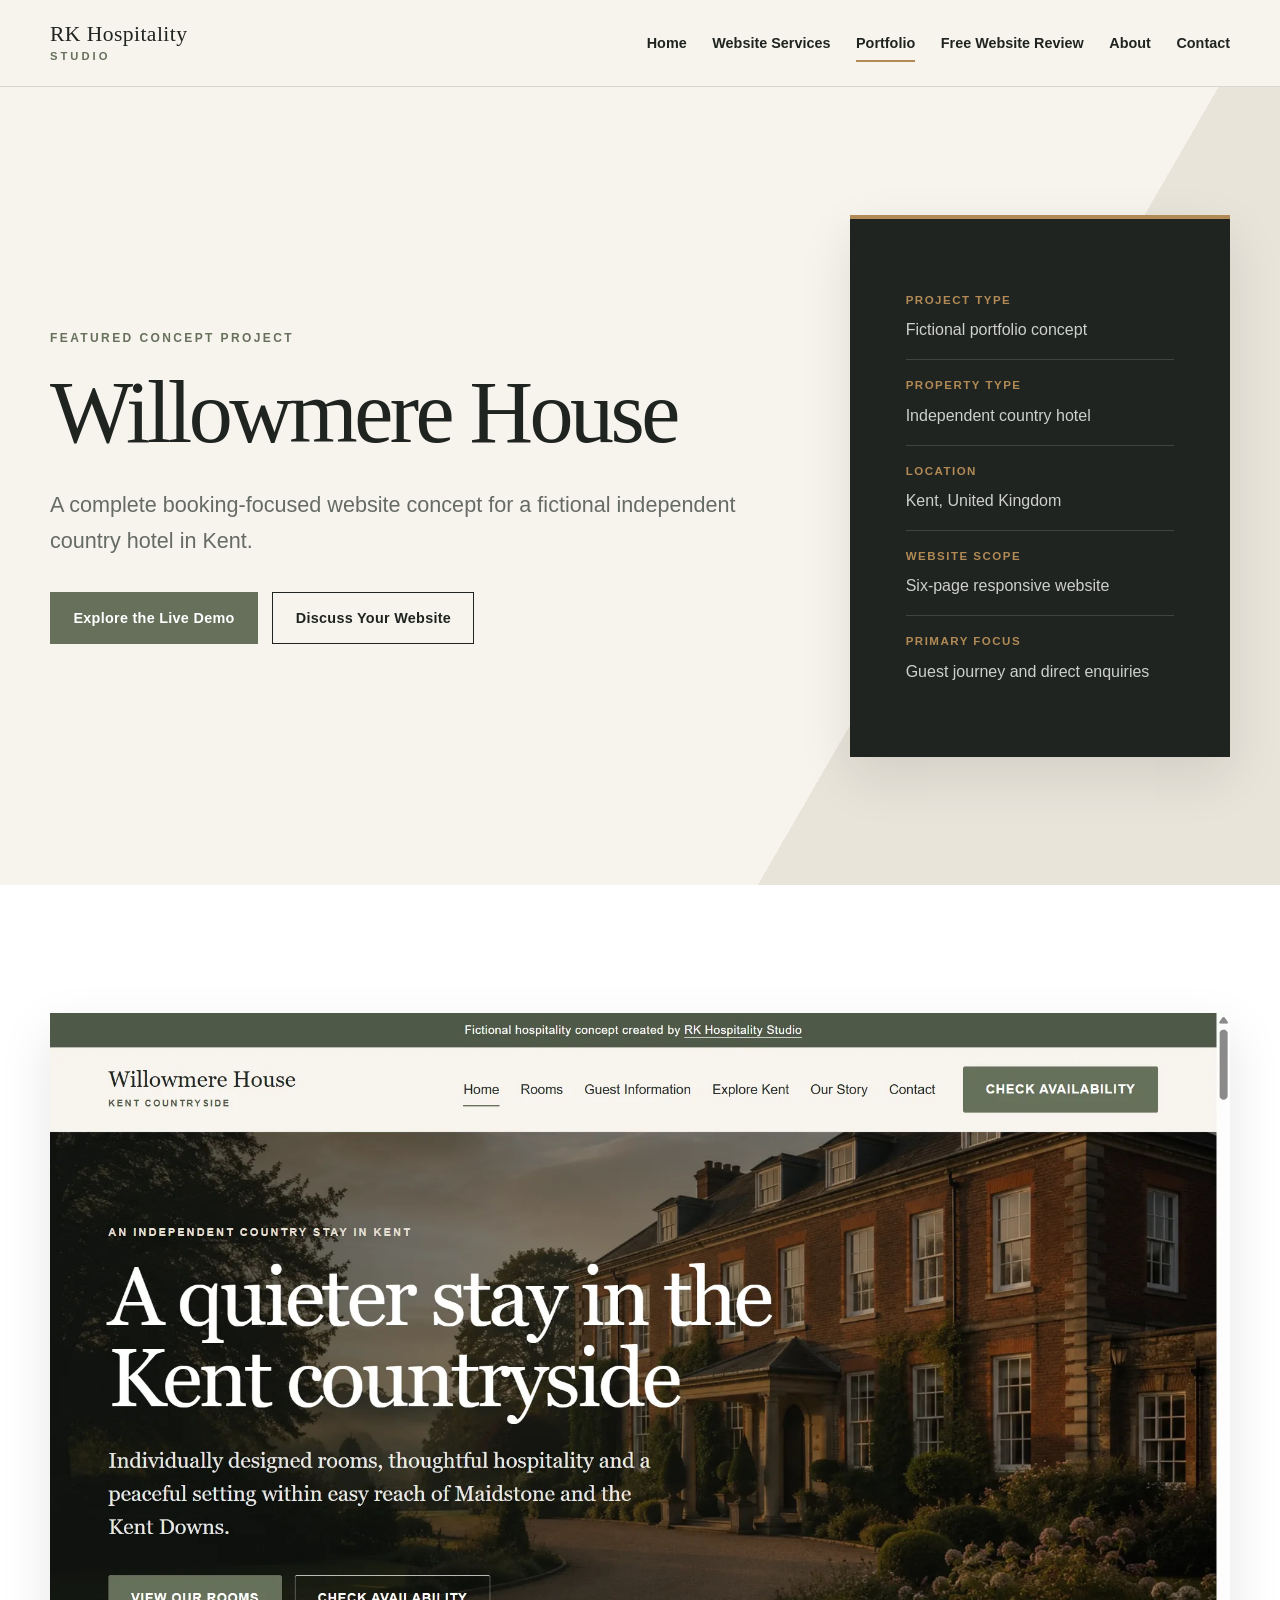
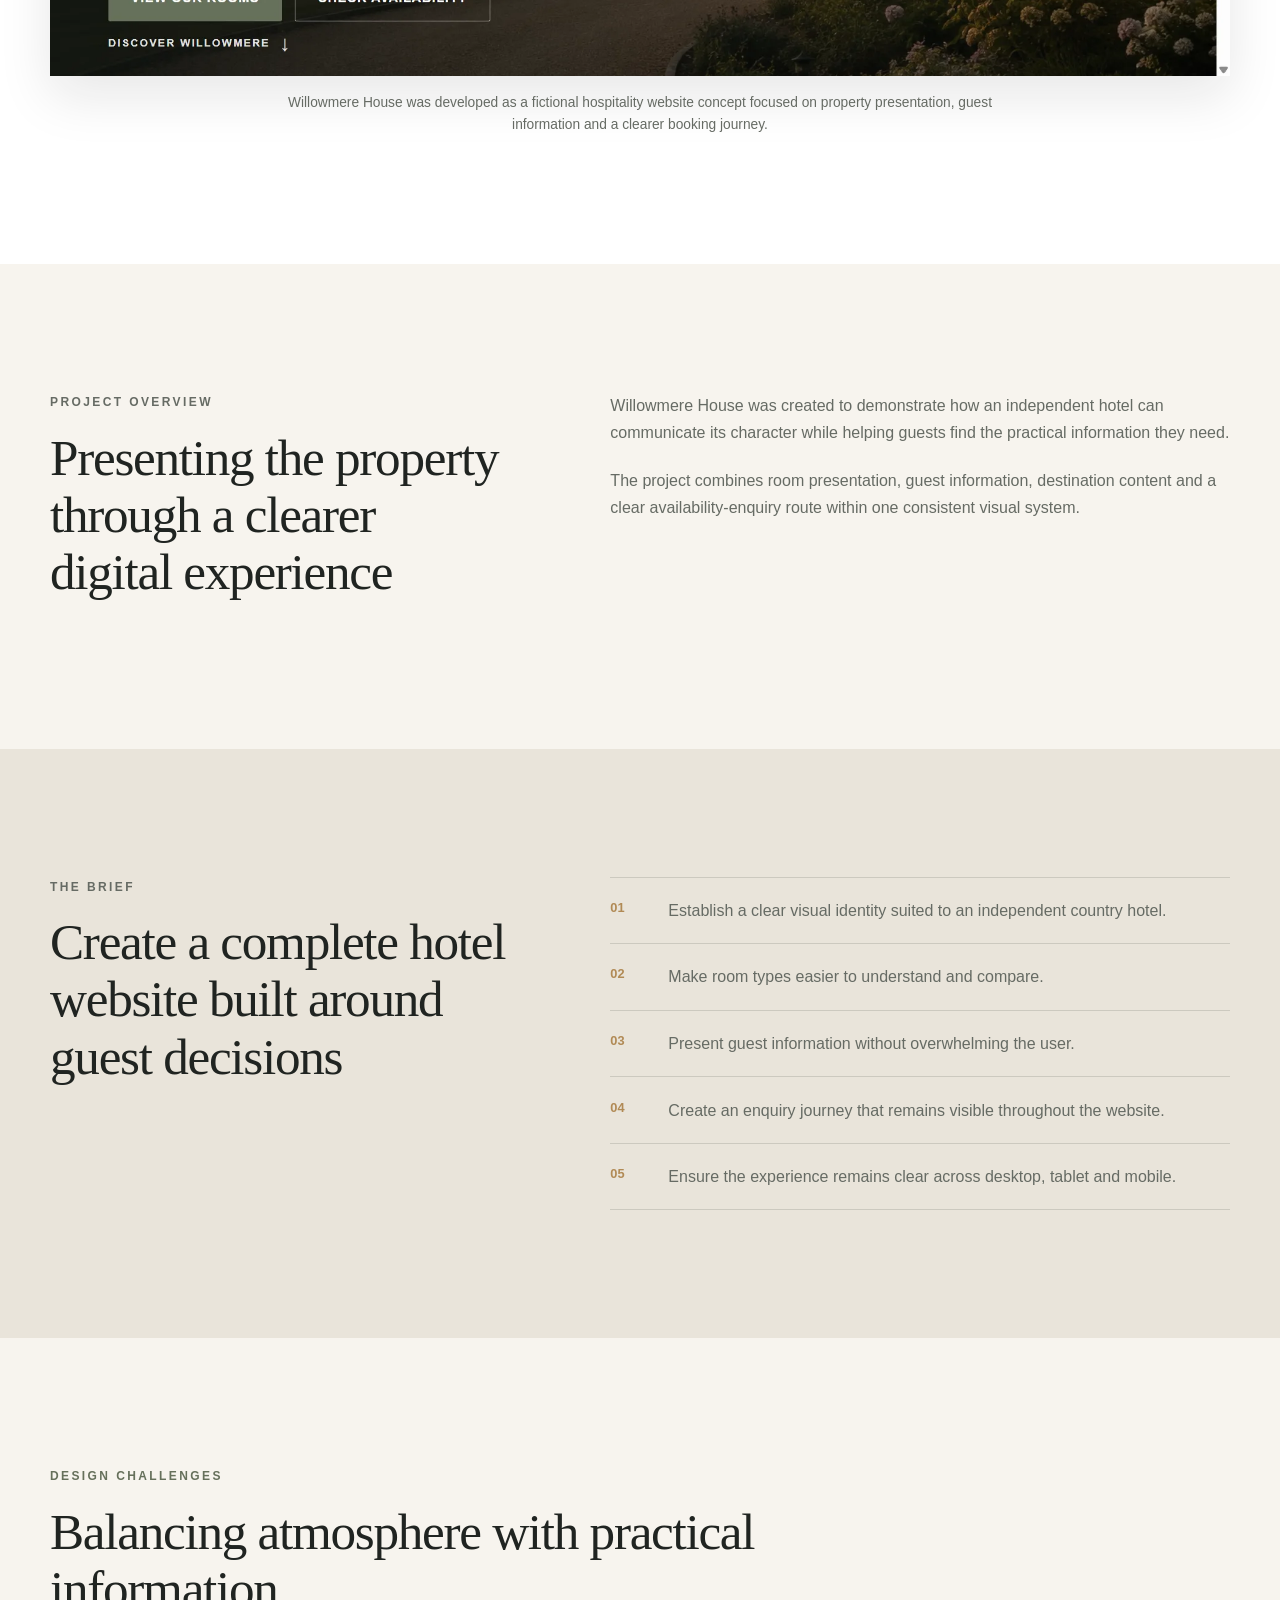
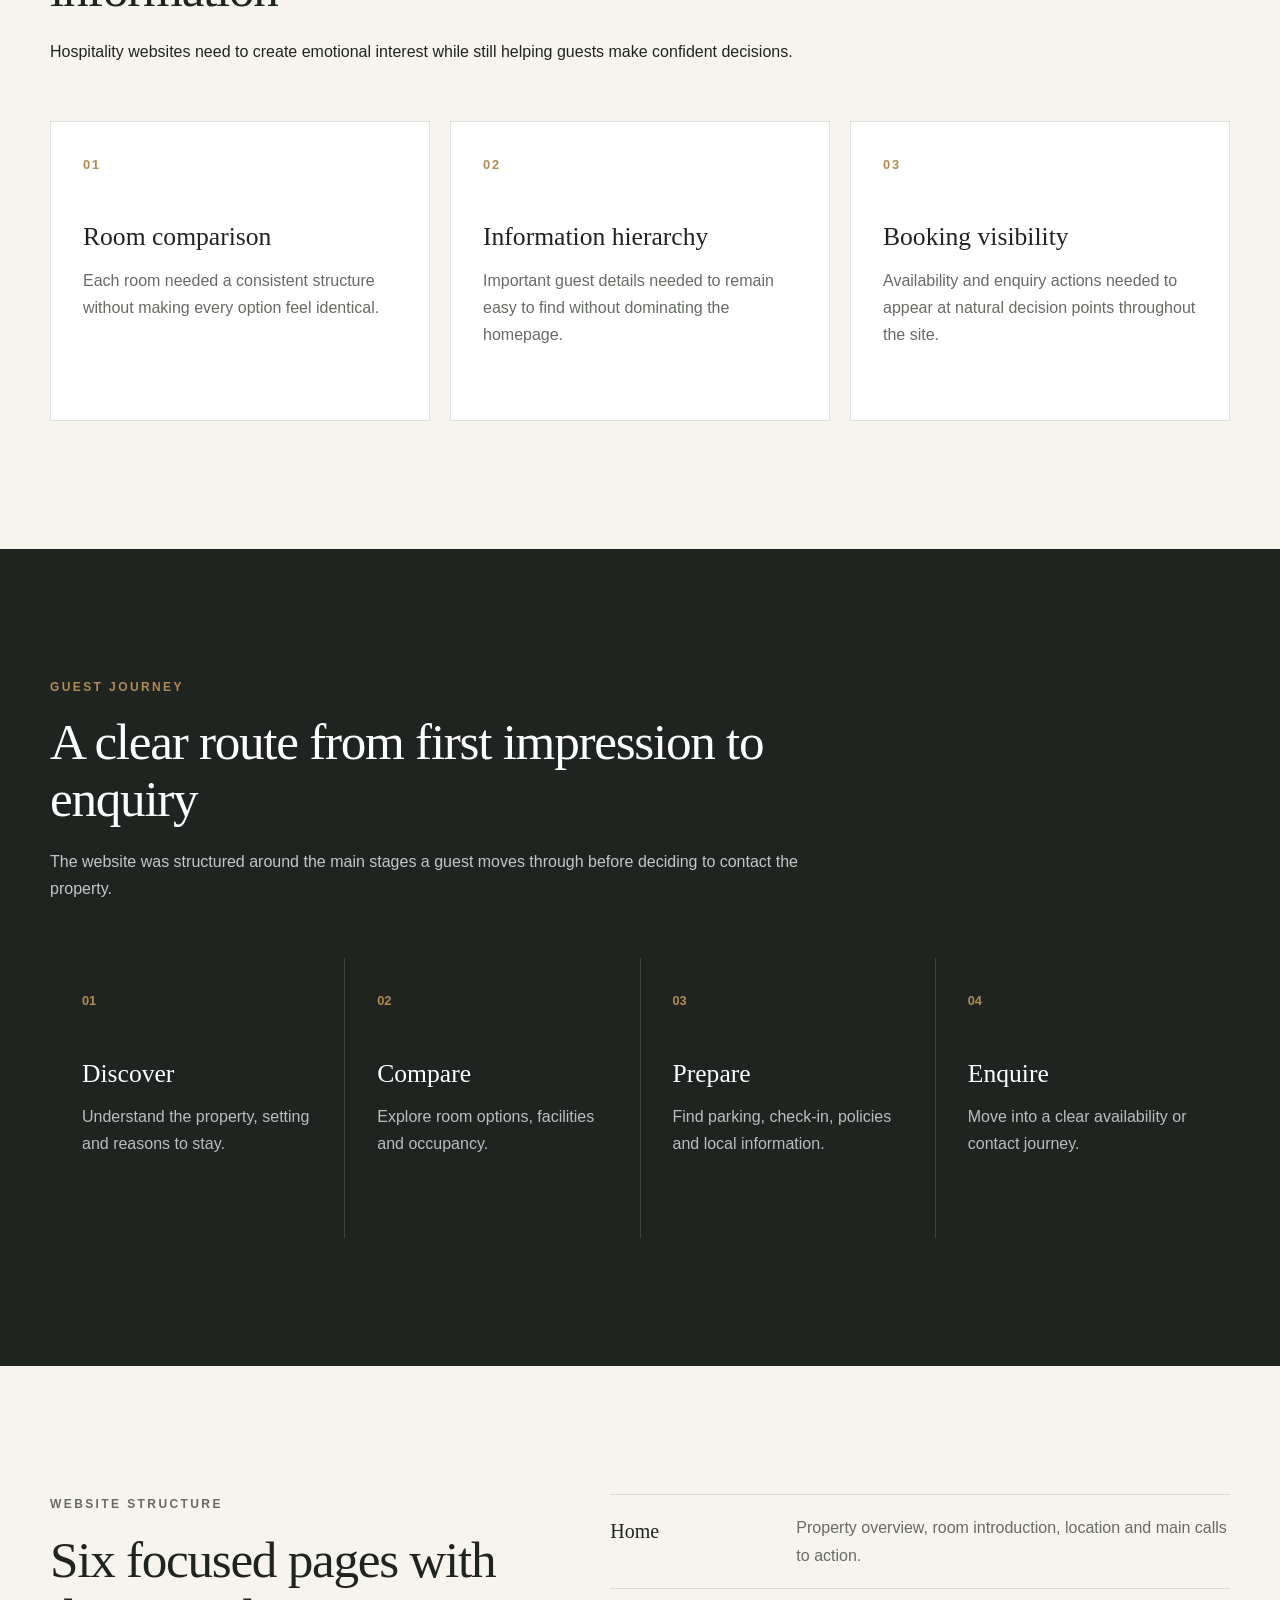
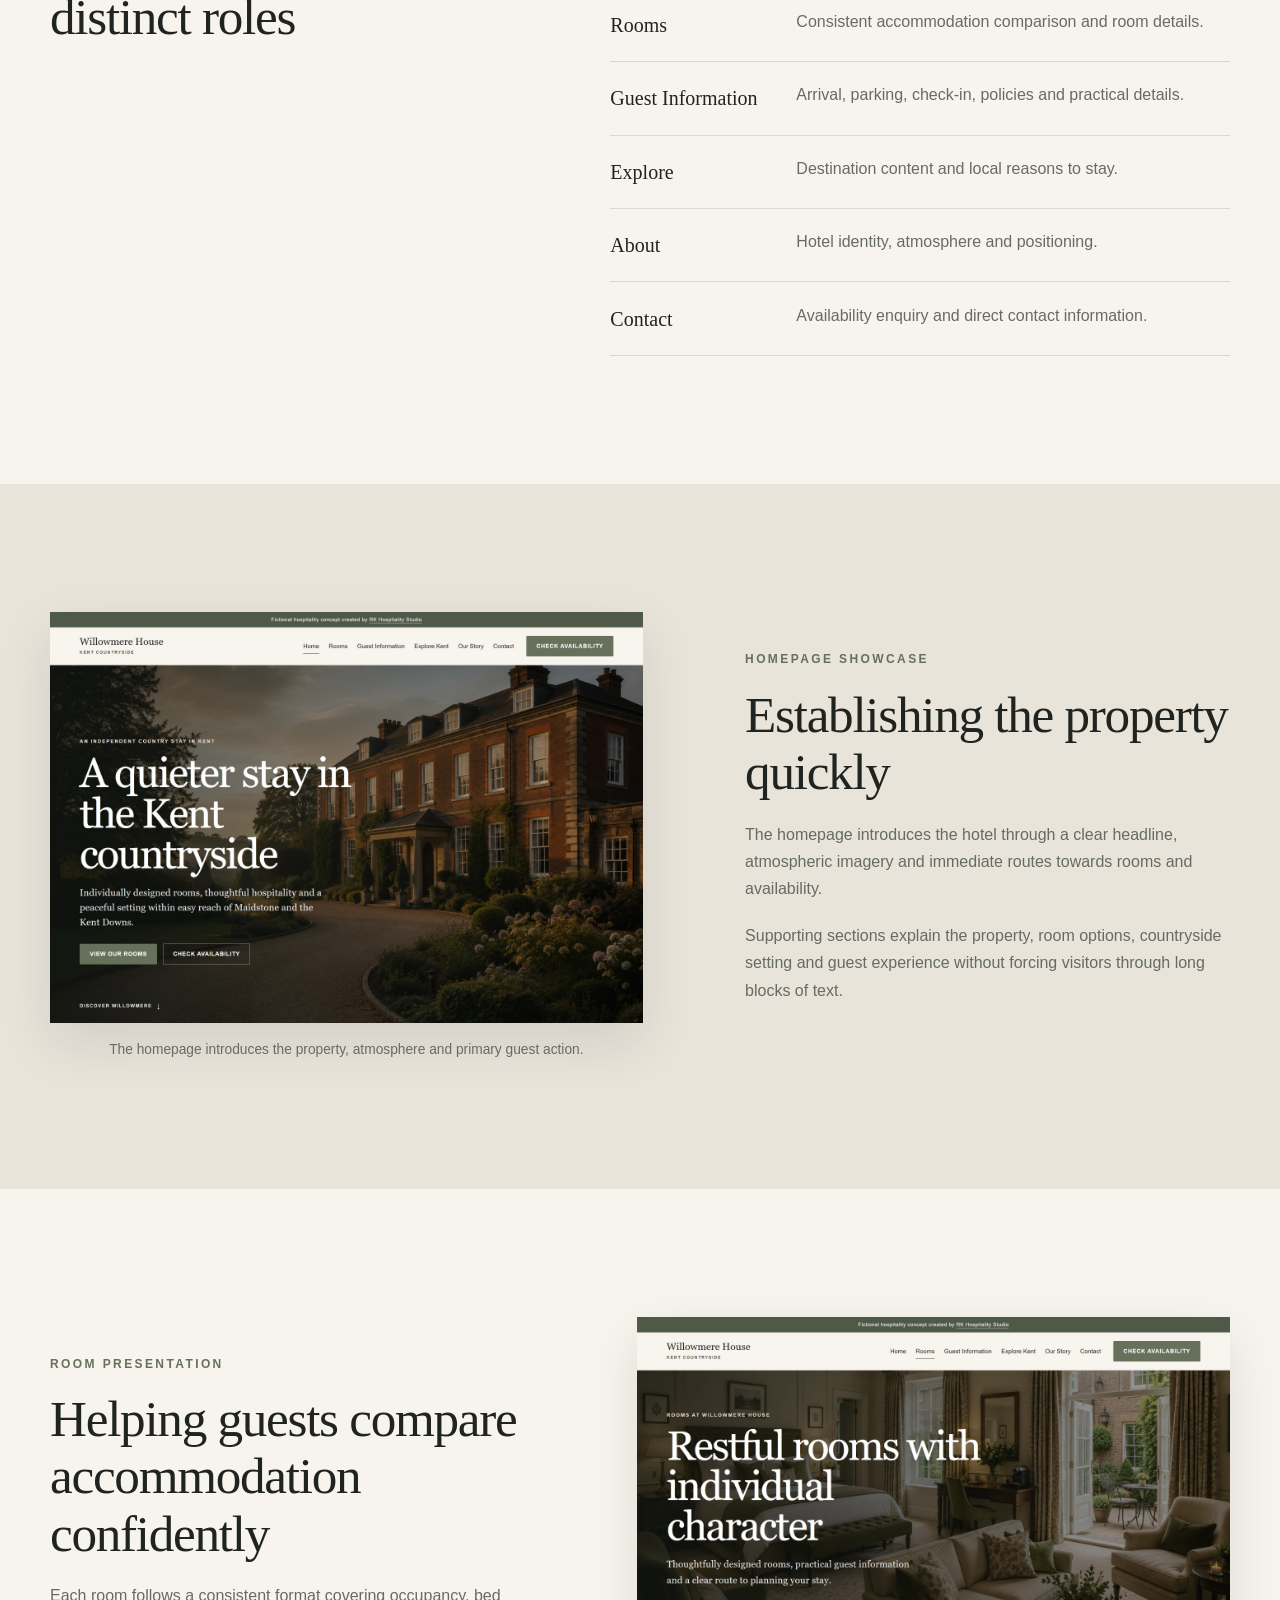
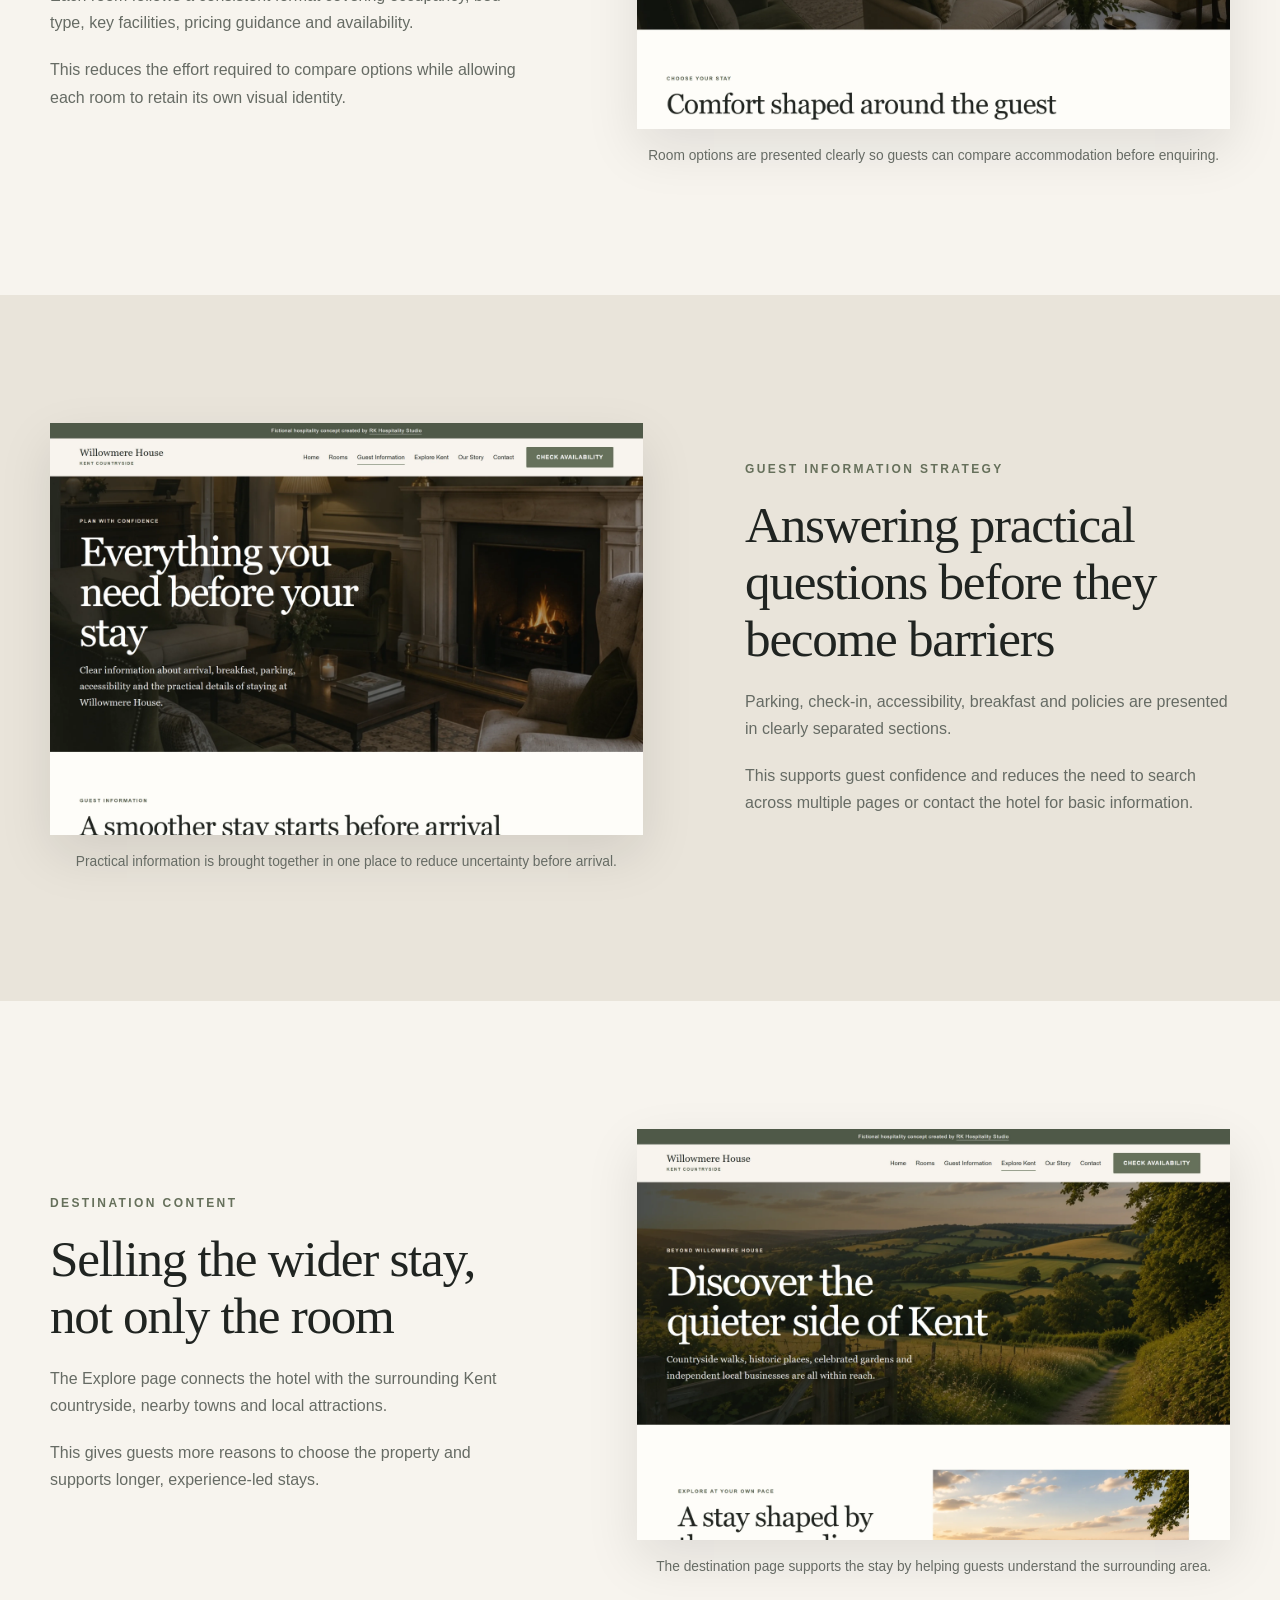
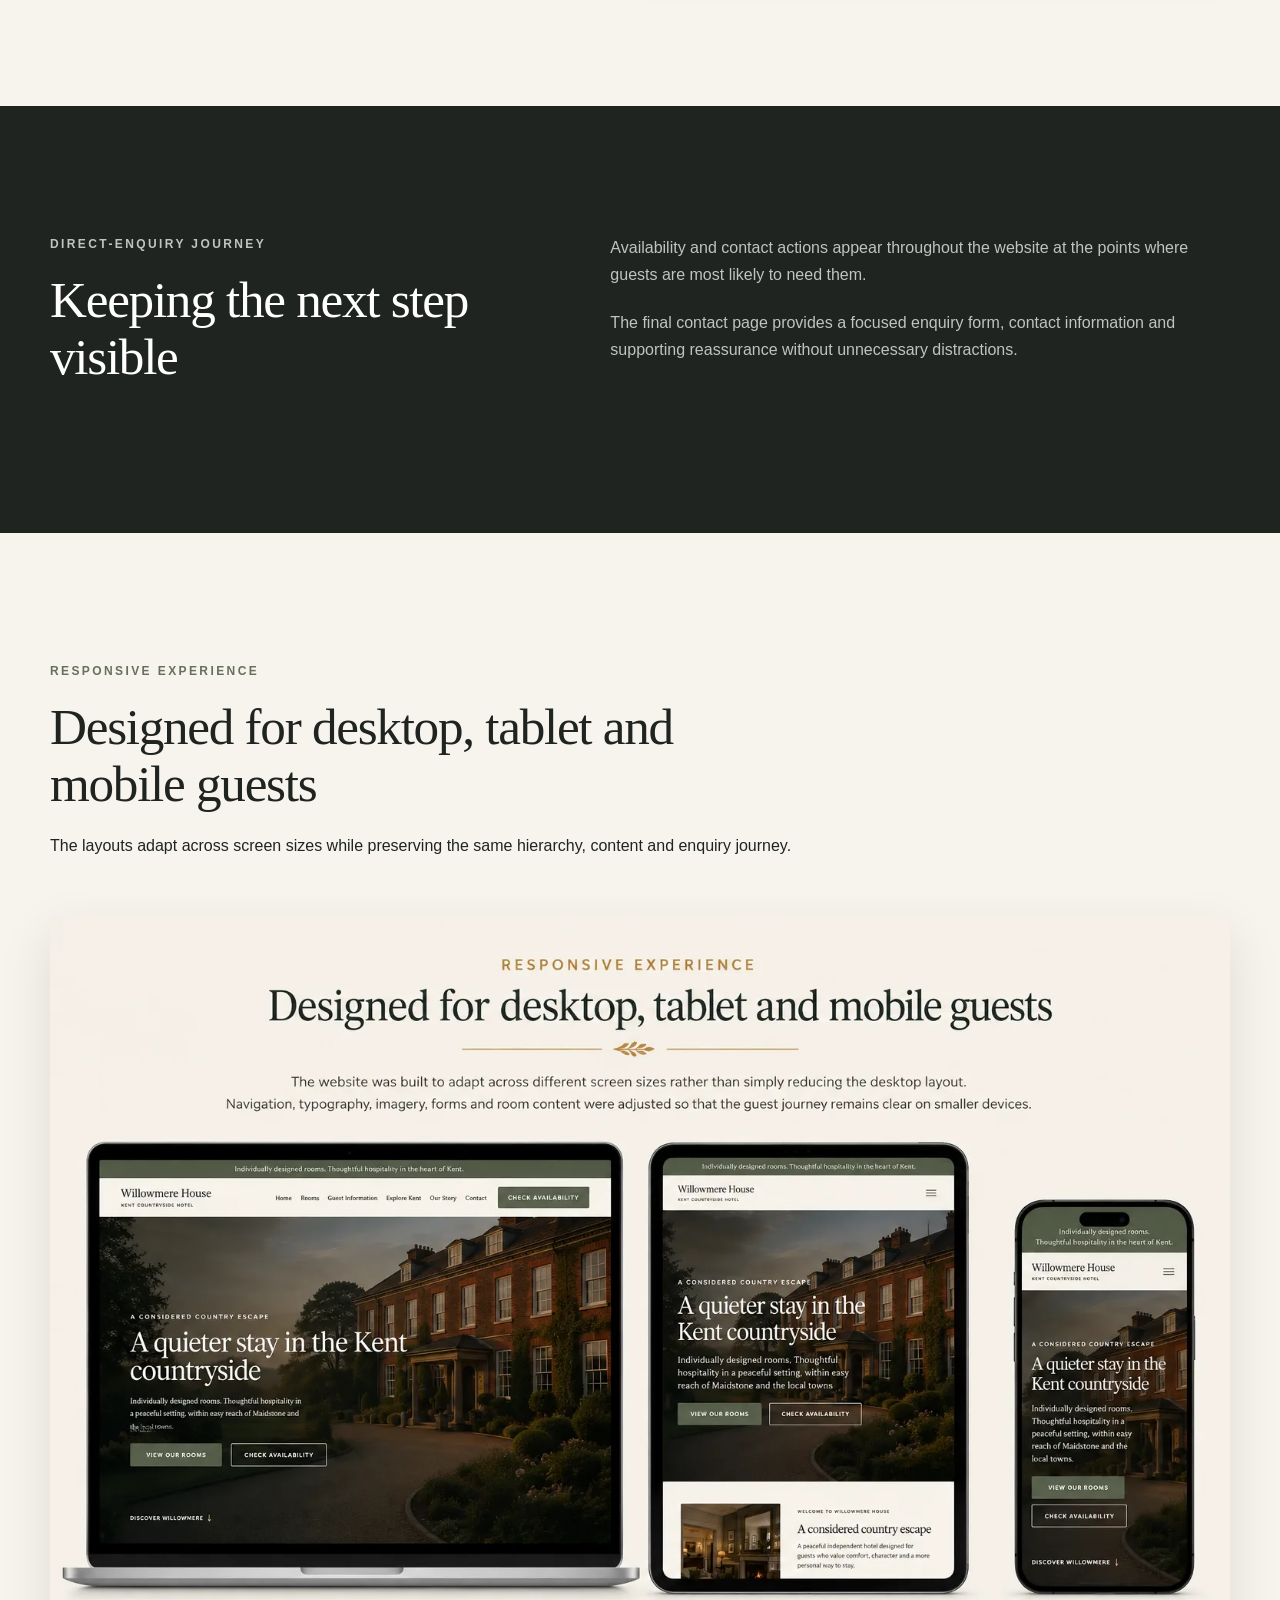
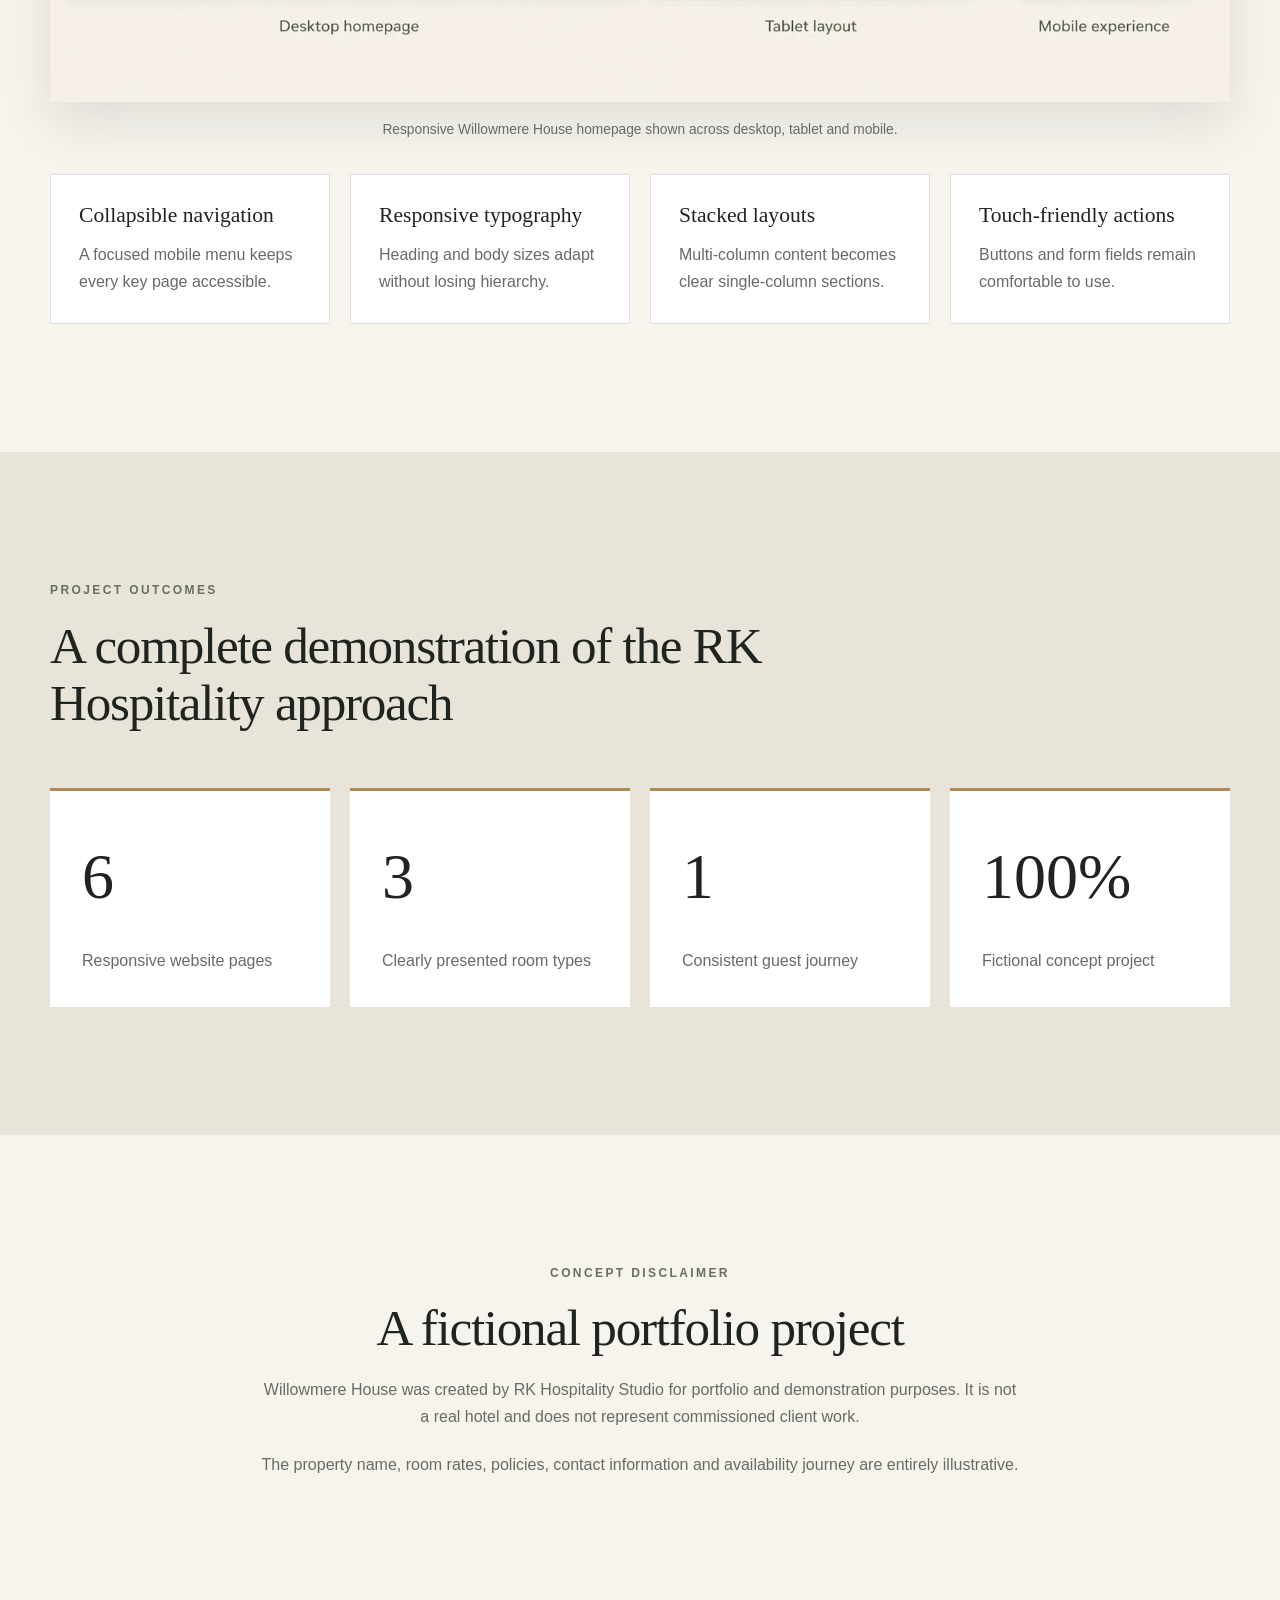
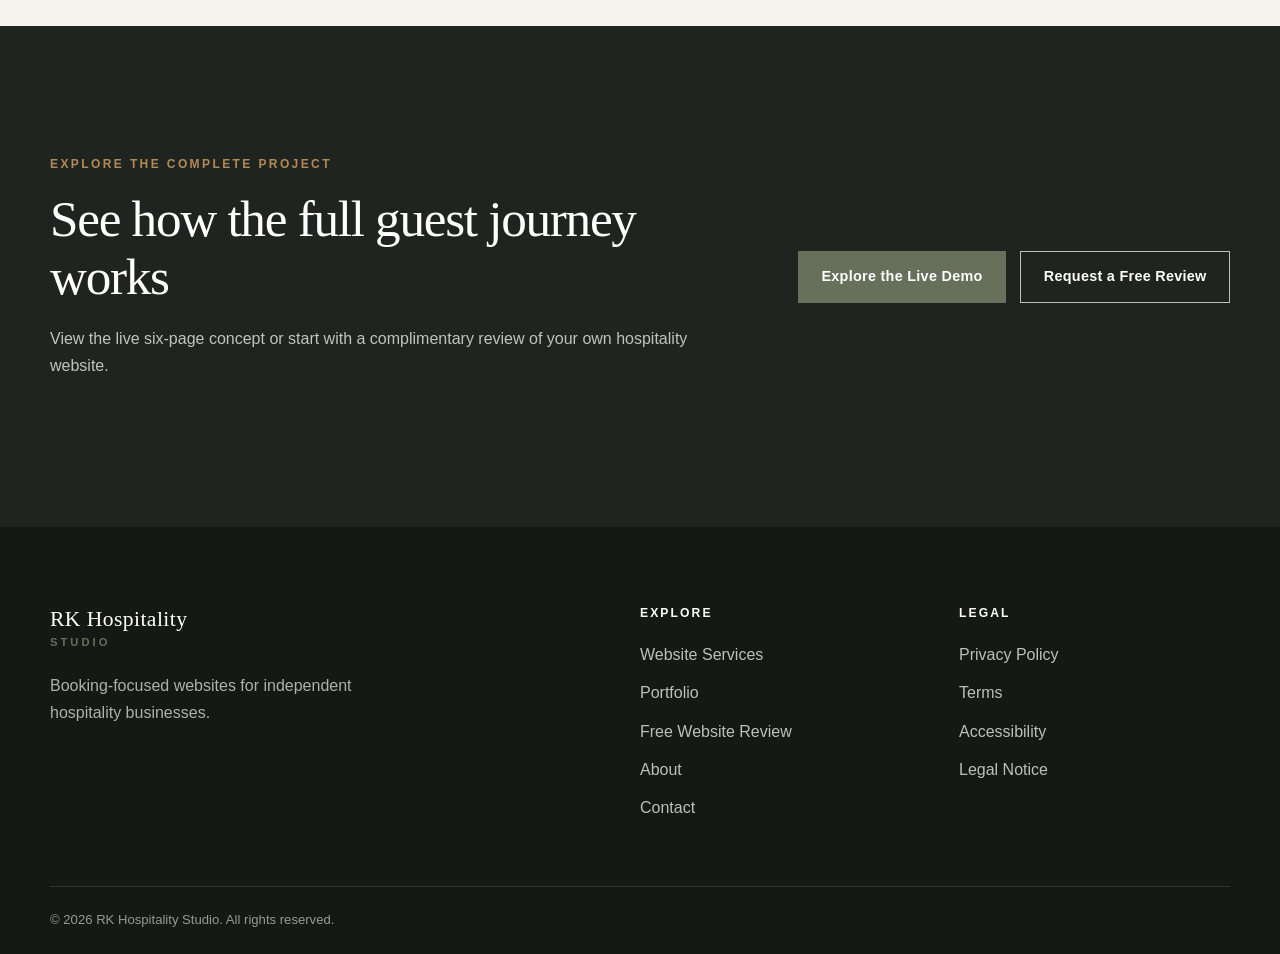
<file: willowmere-house.html>
<!DOCTYPE html>
<html lang="en-GB">
<head>
    <meta charset="UTF-8">
    <meta
        name="viewport"
        content="width=device-width, initial-scale=1.0"
    >
    <title>
        Willowmere House Website Case Study | RK Hospitality Studio
    </title>
    <meta
        name="description"
        content="A fictional boutique country hotel website case study focused on property presentation, guest information and a clearer booking journey."
    >
    <link
        rel="canonical"
        href="https://rkhospitality.studio/willowmere-house.html"
    >
    <meta property="og:type" content="article">
    <meta
        property="og:title"
        content="Willowmere House Website Case Study"
    >
    <meta
        property="og:description"
        content="A fictional hospitality website concept designed around property presentation, guest confidence and a clearer booking journey."
    >
    <meta
        property="og:url"
        content="https://rkhospitality.studio/willowmere-house.html"
    >
    <meta
        property="og:site_name"
        content="RK Hospitality Studio"
    >
    <meta
        property="og:image"
        content="https://rkhospitality.studio/images/willowmere-responsive-showcase.webp"
    >
    <meta
        property="og:image:width"
        content="1536"
    >
    <meta
        property="og:image:height"
        content="1024"
    >
    <meta
        property="og:image:alt"
        content="Willowmere House hotel website displayed across desktop, tablet and mobile devices."
    >
    <meta name="twitter:card" content="summary_large_image">
    <meta
        name="twitter:title"
        content="Willowmere House Website Case Study"
    >
    <meta
        name="twitter:description"
        content="A fictional hospitality website concept focused on guest confidence and a clearer booking journey."
    >
    <meta
        name="twitter:image"
        content="https://rkhospitality.studio/images/willowmere-responsive-showcase.webp"
    >
    <link
        rel="icon"
        href="favicon.svg"
        type="image/svg+xml"
    >
    <link rel="stylesheet" href="css/styles.css">
    <script src="js/main.js" defer></script>
</head>
<body>
    <a class="skip-link" href="#main-content">
        Skip to main content
    </a>
    <header class="site-header">
        <div class="container header-inner">
            <a
                class="brand"
                href="index.html"
                aria-label="RK Hospitality Studio homepage"
            >
                <span class="brand-name">RK Hospitality</span>
                <span class="brand-subtitle">Studio</span>
            </a>
            <button
                class="menu-toggle"
                type="button"
                aria-expanded="false"
                aria-controls="primary-navigation"
                aria-label="Open navigation"
            >
                <span></span>
                <span></span>
                <span></span>
            </button>
            <nav
                class="primary-navigation"
                id="primary-navigation"
                aria-label="Primary navigation"
            >
                <a href="index.html">Home</a>
                <a href="website-services.html">Website Services</a>
                <a href="portfolio.html" aria-current="page">Portfolio</a>
                <a href="free-website-review.html">Free Website Review</a>
                <a href="about.html">About</a>
                <a href="contact.html">Contact</a>
            </nav>
        </div>
    </header>
    <main id="main-content">
        <!-- Hero -->
        <section class="case-study-hero">
            <div class="container case-study-hero-grid">
                <div>
                    <p class="eyebrow">
                        Featured concept project
                    </p>
                    <h1>
                        Willowmere House
                    </h1>
                    <p class="case-study-introduction">
                        A complete booking-focused website concept for a
                        fictional independent country hotel in Kent.
                    </p>
                    <div class="button-group">
                        <a
                            class="button button-primary"
                            href="https://demo.rkhospitality.studio"
                            target="_blank"
                            rel="noopener"
                        >
                            Explore the Live Demo
                        </a>
                        <a
                            class="button button-secondary"
                            href="contact.html"
                        >
                            Discuss Your Website
                        </a>
                    </div>
                </div>
                <aside class="case-study-summary">
                    <div>
                        <span>Project type</span>
                        <p>Fictional portfolio concept</p>
                    </div>
                    <div>
                        <span>Property type</span>
                        <p>Independent country hotel</p>
                    </div>
                    <div>
                        <span>Location</span>
                        <p>Kent, United Kingdom</p>
                    </div>
                    <div>
                        <span>Website scope</span>
                        <p>Six-page responsive website</p>
                    </div>
                    <div>
                        <span>Primary focus</span>
                        <p>Guest journey and direct enquiries</p>
                    </div>
                </aside>
            </div>
        </section>
        <!-- Main showcase -->
        <section class="section section-light">
            <div class="container">
                <figure class="case-study-main-image">
                    <img
                        src="images/willowmere-homepage-desktop.webp"
                        alt="Willowmere House boutique hotel homepage presented on desktop."
                        width="1440"
                        height="1000"
                        loading="lazy"
                        decoding="async"
                    >
                    <figcaption>
                        Willowmere House was developed as a fictional hospitality
                        website concept focused on property presentation, guest
                        information and a clearer booking journey.
                    </figcaption>
                </figure>
            </div>
        </section>
        <!-- Project overview -->
        <section class="section">
            <div class="container case-study-two-column">
                <div>
                    <p class="eyebrow">
                        Project overview
                    </p>
                    <h2>
                        Presenting the property through a clearer digital experience
                    </h2>
                </div>
                <div>
                    <p>
                        Willowmere House was created to demonstrate how an
                        independent hotel can communicate its character while
                        helping guests find the practical information they need.
                    </p>
                    <p>
                        The project combines room presentation, guest information,
                        destination content and a clear availability-enquiry route
                        within one consistent visual system.
                    </p>
                </div>
            </div>
        </section>
        <!-- Brief -->
        <section class="section section-stone">
            <div class="container case-study-two-column">
                <div>
                    <p class="eyebrow">
                        The brief
                    </p>
                    <h2>
                        Create a complete hotel website built around guest decisions
                    </h2>
                </div>
                <div class="case-study-list">
                    <div>
                        <span>01</span>
                        <p>
                            Establish a clear visual identity suited to an
                            independent country hotel.
                        </p>
                    </div>
                    <div>
                        <span>02</span>
                        <p>
                            Make room types easier to understand and compare.
                        </p>
                    </div>
                    <div>
                        <span>03</span>
                        <p>
                            Present guest information without overwhelming the user.
                        </p>
                    </div>
                    <div>
                        <span>04</span>
                        <p>
                            Create an enquiry journey that remains visible
                            throughout the website.
                        </p>
                    </div>
                    <div>
                        <span>05</span>
                        <p>
                            Ensure the experience remains clear across desktop,
                            tablet and mobile.
                        </p>
                    </div>
                </div>
            </div>
        </section>
        <!-- Challenges -->
        <section class="section">
            <div class="container">
                <div class="section-heading">
                    <p class="eyebrow">
                        Design challenges
                    </p>
                    <h2>
                        Balancing atmosphere with practical information
                    </h2>
                    <p>
                        Hospitality websites need to create emotional interest
                        while still helping guests make confident decisions.
                    </p>
                </div>
                <div class="case-study-card-grid">
                    <article>
                        <span class="card-number">01</span>
                        <h3>Room comparison</h3>
                        <p>
                            Each room needed a consistent structure without making
                            every option feel identical.
                        </p>
                    </article>
                    <article>
                        <span class="card-number">02</span>
                        <h3>Information hierarchy</h3>
                        <p>
                            Important guest details needed to remain easy to find
                            without dominating the homepage.
                        </p>
                    </article>
                    <article>
                        <span class="card-number">03</span>
                        <h3>Booking visibility</h3>
                        <p>
                            Availability and enquiry actions needed to appear at
                            natural decision points throughout the site.
                        </p>
                    </article>
                </div>
            </div>
        </section>
        <!-- Guest journey -->
        <section class="section section-dark">
            <div class="container">
                <div class="section-heading section-heading-light">
                    <p class="eyebrow">
                        Guest journey
                    </p>
                    <h2>
                        A clear route from first impression to enquiry
                    </h2>
                    <p>
                        The website was structured around the main stages a guest
                        moves through before deciding to contact the property.
                    </p>
                </div>
                <div class="journey-grid">
                    <article>
                        <span>01</span>
                        <h3>Discover</h3>
                        <p>
                            Understand the property, setting and reasons to stay.
                        </p>
                    </article>
                    <article>
                        <span>02</span>
                        <h3>Compare</h3>
                        <p>
                            Explore room options, facilities and occupancy.
                        </p>
                    </article>
                    <article>
                        <span>03</span>
                        <h3>Prepare</h3>
                        <p>
                            Find parking, check-in, policies and local information.
                        </p>
                    </article>
                    <article>
                        <span>04</span>
                        <h3>Enquire</h3>
                        <p>
                            Move into a clear availability or contact journey.
                        </p>
                    </article>
                </div>
            </div>
        </section>
        <!-- Website structure -->
        <section class="section">
            <div class="container case-study-two-column">
                <div>
                    <p class="eyebrow">
                        Website structure
                    </p>
                    <h2>
                        Six focused pages with distinct roles
                    </h2>
                </div>
                <div class="website-structure-list">
                    <div>
                        <span>Home</span>
                        <p>
                            Property overview, room introduction, location and
                            main calls to action.
                        </p>
                    </div>
                    <div>
                        <span>Rooms</span>
                        <p>
                            Consistent accommodation comparison and room details.
                        </p>
                    </div>
                    <div>
                        <span>Guest Information</span>
                        <p>
                            Arrival, parking, check-in, policies and practical details.
                        </p>
                    </div>
                    <div>
                        <span>Explore</span>
                        <p>
                            Destination content and local reasons to stay.
                        </p>
                    </div>
                    <div>
                        <span>About</span>
                        <p>
                            Hotel identity, atmosphere and positioning.
                        </p>
                    </div>
                    <div>
                        <span>Contact</span>
                        <p>
                            Availability enquiry and direct contact information.
                        </p>
                    </div>
                </div>
            </div>
        </section>
        <!-- Homepage -->
        <section class="section section-stone">
            <div class="container case-study-feature-grid">
                <div class="case-study-feature-image">
                    <figure class="case-study-screenshot">
                        <img
                            src="images/willowmere-homepage.webp"
                            alt="Willowmere House homepage showing the main hotel introduction and booking-focused presentation."
                            width="1440"
                            height="1000"
                            loading="lazy"
                            decoding="async"
                        >
                        <figcaption>
                            The homepage introduces the property, atmosphere and primary guest action.
                        </figcaption>
                    </figure>
                </div>
                <div>
                    <p class="eyebrow">
                        Homepage showcase
                    </p>
                    <h2>
                        Establishing the property quickly
                    </h2>
                    <p>
                        The homepage introduces the hotel through a clear headline,
                        atmospheric imagery and immediate routes towards rooms and
                        availability.
                    </p>
                    <p>
                        Supporting sections explain the property, room options,
                        countryside setting and guest experience without forcing
                        visitors through long blocks of text.
                    </p>
                </div>
            </div>
        </section>
        <!-- Rooms -->
        <section class="section">
            <div class="container case-study-feature-grid case-study-feature-reverse">
                <div>
                    <p class="eyebrow">
                        Room presentation
                    </p>
                    <h2>
                        Helping guests compare accommodation confidently
                    </h2>
                    <p>
                        Each room follows a consistent format covering occupancy,
                        bed type, key facilities, pricing guidance and availability.
                    </p>
                    <p>
                        This reduces the effort required to compare options while
                        allowing each room to retain its own visual identity.
                    </p>
                </div>
                <div class="case-study-feature-image">
                    <figure class="case-study-screenshot">
                        <img
                            src="images/willowmere-rooms.webp"
                            alt="Willowmere House rooms page presenting accommodation options and room information."
                            width="1440"
                            height="1000"
                            loading="lazy"
                            decoding="async"
                        >
                        <figcaption>
                            Room options are presented clearly so guests can compare accommodation before enquiring.
                        </figcaption>
                    </figure>
                </div>
            </div>
        </section>
        <!-- Guest information -->
        <section class="section section-stone">
            <div class="container case-study-feature-grid">
                <div class="case-study-feature-image">
                    <figure class="case-study-screenshot">
                        <img
                            src="images/willowmere-guest-information.webp"
                            alt="Willowmere House guest information page with practical stay details."
                            width="1440"
                            height="1000"
                            loading="lazy"
                            decoding="async"
                        >
                        <figcaption>
                            Practical information is brought together in one place to reduce uncertainty before arrival.
                        </figcaption>
                    </figure>
                </div>
                <div>
                    <p class="eyebrow">
                        Guest information strategy
                    </p>
                    <h2>
                        Answering practical questions before they become barriers
                    </h2>
                    <p>
                        Parking, check-in, accessibility, breakfast and policies
                        are presented in clearly separated sections.
                    </p>
                    <p>
                        This supports guest confidence and reduces the need to
                        search across multiple pages or contact the hotel for basic
                        information.
                    </p>
                </div>
            </div>
        </section>
        <!-- Destination -->
        <section class="section">
            <div class="container case-study-feature-grid case-study-feature-reverse">
                <div>
                    <p class="eyebrow">
                        Destination content
                    </p>
                    <h2>
                        Selling the wider stay, not only the room
                    </h2>
                    <p>
                        The Explore page connects the hotel with the surrounding
                        Kent countryside, nearby towns and local attractions.
                    </p>
                    <p>
                        This gives guests more reasons to choose the property and
                        supports longer, experience-led stays.
                    </p>
                </div>
                <div class="case-study-feature-image">
                    <figure class="case-study-screenshot">
                        <img
                            src="images/willowmere-explore.webp"
                            alt="Willowmere House explore page introducing the surrounding Kent countryside and local area."
                            width="1440"
                            height="1000"
                            loading="lazy"
                            decoding="async"
                        >
                        <figcaption>
                            The destination page supports the stay by helping guests understand the surrounding area.
                        </figcaption>
                    </figure>
                </div>
            </div>
        </section>
        <!-- Enquiry -->
        <section class="section section-dark">
            <div class="container case-study-two-column">
                <div>
                    <p class="eyebrow">
                        Direct-enquiry journey
                    </p>
                    <h2>
                        Keeping the next step visible
                    </h2>
                </div>
                <div>
                    <p>
                        Availability and contact actions appear throughout the
                        website at the points where guests are most likely to need
                        them.
                    </p>
                    <p>
                        The final contact page provides a focused enquiry form,
                        contact information and supporting reassurance without
                        unnecessary distractions.
                    </p>
                </div>
            </div>
        </section>
        <!-- Responsive -->
        <section class="section">
            <div class="container">
                <div class="section-heading">
                    <p class="eyebrow">
                        Responsive experience
                    </p>
                    <h2>
                        Designed for desktop, tablet and mobile guests
                    </h2>
                    <p>
                        The layouts adapt across screen sizes while preserving the
                        same hierarchy, content and enquiry journey.
                    </p>
                </div>
                <figure class="responsive-showcase">
                    <img
                        src="images/willowmere-responsive-showcase.webp"
                        alt="Willowmere House website displayed across desktop, tablet and mobile devices."
                        width="1600"
                        height="1200"
                        loading="lazy"
                        decoding="async"
                    >
                    <figcaption>
                        Responsive Willowmere House homepage shown across desktop,
                        tablet and mobile.
                    </figcaption>
                </figure>
                <div class="responsive-feature-grid">
                    <article>
                        <h3>Collapsible navigation</h3>
                        <p>
                            A focused mobile menu keeps every key page accessible.
                        </p>
                    </article>
                    <article>
                        <h3>Responsive typography</h3>
                        <p>
                            Heading and body sizes adapt without losing hierarchy.
                        </p>
                    </article>
                    <article>
                        <h3>Stacked layouts</h3>
                        <p>
                            Multi-column content becomes clear single-column sections.
                        </p>
                    </article>
                    <article>
                        <h3>Touch-friendly actions</h3>
                        <p>
                            Buttons and form fields remain comfortable to use.
                        </p>
                    </article>
                </div>
            </div>
        </section>
        <!-- Outcomes -->
        <section class="section section-stone">
            <div class="container">
                <div class="section-heading">
                    <p class="eyebrow">
                        Project outcomes
                    </p>
                    <h2>
                        A complete demonstration of the RK Hospitality approach
                    </h2>
                </div>
                <div class="outcome-grid">
                    <article>
                        <strong>6</strong>
                        <p>Responsive website pages</p>
                    </article>
                    <article>
                        <strong>3</strong>
                        <p>Clearly presented room types</p>
                    </article>
                    <article>
                        <strong>1</strong>
                        <p>Consistent guest journey</p>
                    </article>
                    <article>
                        <strong>100%</strong>
                        <p>Fictional concept project</p>
                    </article>
                </div>
            </div>
        </section>
        <!-- Disclaimer -->
        <section class="section">
            <div class="container narrow-container concept-disclaimer">
                <p class="eyebrow">
                    Concept disclaimer
                </p>
                <h2>
                    A fictional portfolio project
                </h2>
                <p>
                    Willowmere House was created by RK Hospitality Studio for
                    portfolio and demonstration purposes. It is not a real hotel
                    and does not represent commissioned client work.
                </p>
                <p>
                    The property name, room rates, policies, contact information
                    and availability journey are entirely illustrative.
                </p>
            </div>
        </section>
        <!-- Final CTA -->
        <section class="section section-dark">
            <div class="container case-study-final-cta">
                <div>
                    <p class="eyebrow">
                        Explore the complete project
                    </p>
                    <h2>
                        See how the full guest journey works
                    </h2>
                    <p>
                        View the live six-page concept or start with a complimentary
                        review of your own hospitality website.
                    </p>
                </div>
                <div class="button-group">
                    <a
                        class="button button-primary"
                        href="https://demo.rkhospitality.studio"
                        target="_blank"
                        rel="noopener"
                    >
                        Explore the Live Demo
                    </a>
                    <a
                        class="button button-secondary button-light"
                        href="free-website-review.html"
                    >
                        Request a Free Review
                    </a>
                </div>
            </div>
        </section>
    </main>
    <footer class="site-footer">
        <div class="container footer-grid">
            <div>
                <a class="brand footer-brand" href="index.html">
                    <span class="brand-name">RK Hospitality</span>
                    <span class="brand-subtitle">Studio</span>
                </a>
                <p class="footer-description">
                    Booking-focused websites for independent hospitality
                    businesses.
                </p>
            </div>
            <div>
                <h2 class="footer-heading">Explore</h2>
                <nav class="footer-navigation" aria-label="Footer navigation">
                    <a href="website-services.html">Website Services</a>
                    <a href="portfolio.html">Portfolio</a>
                    <a href="free-website-review.html">Free Website Review</a>
                    <a href="about.html">About</a>
                    <a href="contact.html">Contact</a>
                </nav>
            </div>
            <div>
                <h2 class="footer-heading">Legal</h2>
                <nav class="footer-navigation" aria-label="Legal navigation">
                    <a href="privacy-policy.html">Privacy Policy</a>
                    <a href="terms.html">Terms</a>
                    <a href="accessibility.html">Accessibility</a>
                    <a href="legal-notice.html">Legal Notice</a>
                </nav>
            </div>
        </div>
        <div class="container footer-bottom">
            <p>
                &copy; <span id="current-year"></span>
                RK Hospitality Studio. All rights reserved.
            </p>
        </div>
    </footer>
</body>
</html>
</file>
<file: css/styles.css>
/* --------------------------------------------------
   Design tokens
-------------------------------------------------- */
:root {
    --colour-ivory: #f7f4ee;
    --colour-stone: #e9e4da;
    --colour-charcoal: #202421;
    --colour-charcoal-dark: #151815;
    --colour-olive: #66705b;
    --colour-olive-dark: #4f5847;
    --colour-olive-soft: #8b927e;
    --colour-brass: #b18a55;
    --colour-white: #ffffff;
    --colour-text-muted: #666b64;
    --colour-border: rgba(32, 36, 33, 0.14);
    --font-heading: Georgia, "Times New Roman", serif;
    --font-body: Arial, Helvetica, sans-serif;
    --container-width: 1180px;
    --container-narrow: 760px;
    --shadow-soft: 0 20px 50px rgba(21, 24, 21, 0.1);
    --transition: 180ms ease;
}
/* --------------------------------------------------
   Reset
-------------------------------------------------- */
*,
*::before,
*::after {
    box-sizing: border-box;
}
html {
    scroll-behavior: smooth;
}
body {
    margin: 0;
    background: var(--colour-ivory);
    color: var(--colour-charcoal);
    font-family: var(--font-body);
    font-size: 1rem;
    line-height: 1.7;
}
body.menu-open {
    overflow: hidden;
}
img {
    display: block;
    max-width: 100%;
}
a {
    color: inherit;
}
button,
input,
textarea,
select {
    font: inherit;
}
h1,
h2,
h3,
p {
    margin-top: 0;
}
h1,
h2,
h3 {
    font-family: var(--font-heading);
    font-weight: 400;
    line-height: 1.12;
}
h1 {
    max-width: 800px;
    margin-bottom: 1.5rem;
    font-size: clamp(2.75rem, 7vw, 5.5rem);
    letter-spacing: -0.04em;
}
h2 {
    margin-bottom: 1.25rem;
    font-size: clamp(2.1rem, 4vw, 3.65rem);
    letter-spacing: -0.025em;
}
h3 {
    margin-bottom: 0.9rem;
    font-size: clamp(1.45rem, 2vw, 2rem);
}
p {
    margin-bottom: 1.25rem;
}
:focus-visible {
    outline: 3px solid var(--colour-brass);
    outline-offset: 4px;
}
/* --------------------------------------------------
   Layout
-------------------------------------------------- */
.container {
    width: min(calc(100% - 2.5rem), var(--container-width));
    margin-inline: auto;
}
.narrow-container {
    max-width: var(--container-narrow);
}
.section {
    padding-block: clamp(5rem, 10vw, 9rem);
}
.section-light {
    background: var(--colour-white);
}
.section-stone {
    background: var(--colour-stone);
}
.section-dark {
    background: var(--colour-charcoal);
    color: var(--colour-white);
}
.section-heading {
    max-width: 760px;
    margin-bottom: 3.5rem;
}
.section-heading-light p {
    color: rgba(255, 255, 255, 0.74);
}
/* --------------------------------------------------
   Accessibility
-------------------------------------------------- */
.skip-link {
    position: fixed;
    top: 1rem;
    left: 1rem;
    z-index: 2000;
    padding: 0.8rem 1rem;
    background: var(--colour-charcoal);
    color: var(--colour-white);
    text-decoration: none;
    transform: translateY(-160%);
}
.skip-link:focus {
    transform: translateY(0);
}
/* --------------------------------------------------
   Header
-------------------------------------------------- */
.site-header {
    position: sticky;
    top: 0;
    z-index: 1000;
    border-bottom: 1px solid var(--colour-border);
    background: rgba(247, 244, 238, 0.95);
    backdrop-filter: blur(12px);
}
.header-inner {
    min-height: 86px;
    display: flex;
    align-items: center;
    justify-content: space-between;
    gap: 2rem;
}
.brand {
    display: inline-flex;
    flex-direction: column;
    color: var(--colour-charcoal);
    line-height: 1;
    text-decoration: none;
}
.brand-name {
    font-family: var(--font-heading);
    font-size: 1.35rem;
    letter-spacing: 0.02em;
}
.brand-subtitle {
    margin-top: 0.38rem;
    color: var(--colour-olive);
    font-size: 0.7rem;
    font-weight: 700;
    letter-spacing: 0.27em;
    text-transform: uppercase;
}
.primary-navigation {
    display: flex;
    align-items: center;
    gap: 1.6rem;
}
.primary-navigation a {
    position: relative;
    font-size: 0.9rem;
    font-weight: 700;
    text-decoration: none;
}
.primary-navigation a::after {
    position: absolute;
    right: 0;
    bottom: -0.45rem;
    left: 0;
    height: 2px;
    background: var(--colour-brass);
    content: "";
    transform: scaleX(0);
    transform-origin: right;
    transition: transform var(--transition);
}
.primary-navigation a:hover::after,
.primary-navigation a[aria-current="page"]::after {
    transform: scaleX(1);
    transform-origin: left;
}
.menu-toggle {
    display: none;
    width: 48px;
    height: 48px;
    padding: 0;
    border: 1px solid var(--colour-border);
    background: transparent;
    cursor: pointer;
}
.menu-toggle span {
    display: block;
    width: 22px;
    height: 2px;
    margin: 5px auto;
    background: var(--colour-charcoal);
    transition: transform var(--transition), opacity var(--transition);
}
/* --------------------------------------------------
   Buttons and links
-------------------------------------------------- */
.button-group {
    display: flex;
    flex-wrap: wrap;
    gap: 0.9rem;
}
.button {
    display: inline-flex;
    min-height: 52px;
    align-items: center;
    justify-content: center;
    padding: 0.8rem 1.4rem;
    border: 1px solid transparent;
    font-size: 0.9rem;
    font-weight: 700;
    letter-spacing: 0.02em;
    text-align: center;
    text-decoration: none;
    transition:
        background var(--transition),
        border-color var(--transition),
        color var(--transition),
        transform var(--transition);
}
.button:hover {
    transform: translateY(-2px);
}
.button-primary {
    background: var(--colour-olive);
    color: var(--colour-white);
}
.button-primary:hover {
    background: var(--colour-olive-dark);
}
.button-secondary {
    border-color: var(--colour-charcoal);
    color: var(--colour-charcoal);
}
.button-secondary:hover {
    background: var(--colour-charcoal);
    color: var(--colour-white);
}
.text-link {
    display: inline-flex;
    padding-bottom: 0.2rem;
    border-bottom: 1px solid currentColor;
    font-weight: 700;
    text-decoration: none;
}
/* --------------------------------------------------
   Common components
-------------------------------------------------- */
.eyebrow {
    margin-bottom: 1rem;
    color: var(--colour-olive);
    font-size: 0.75rem;
    font-weight: 700;
    letter-spacing: 0.2em;
    text-transform: uppercase;
}
.section-dark .eyebrow {
    color: var(--colour-brass);
}
/* --------------------------------------------------
   Hero
-------------------------------------------------- */
.hero {
    padding-block: clamp(4rem, 9vw, 8rem);
    overflow: hidden;
}
.hero-grid {
    display: grid;
    grid-template-columns: minmax(0, 1.08fr) minmax(340px, 0.92fr);
    align-items: center;
    gap: clamp(3rem, 7vw, 7rem);
}
.hero-introduction {
    max-width: 680px;
    margin-bottom: 2rem;
    color: var(--colour-text-muted);
    font-size: clamp(1.08rem, 2vw, 1.3rem);
}
.hero-note {
    margin-top: 1.25rem;
    margin-bottom: 0;
    color: var(--colour-text-muted);
    font-size: 0.88rem;
}
.hero-visual {
    position: relative;
}
/* --------------------------------------------------
   Cards
-------------------------------------------------- */
.card-grid {
    display: grid;
    grid-template-columns: repeat(4, minmax(0, 1fr));
    gap: 1.25rem;
}
.feature-card {
    min-height: 290px;
    padding: 2rem;
    border: 1px solid var(--colour-border);
    background: var(--colour-white);
}
.card-number {
    display: block;
    margin-bottom: 3rem;
    color: var(--colour-brass);
    font-size: 0.8rem;
    font-weight: 700;
    letter-spacing: 0.15em;
}
.feature-card p {
    margin-bottom: 0;
    color: var(--colour-text-muted);
}
/* --------------------------------------------------
   Services
-------------------------------------------------- */
.service-grid {
    display: grid;
    grid-template-columns: repeat(2, minmax(0, 1fr));
    gap: 1.5rem;
}
.service-card {
    padding: clamp(2rem, 5vw, 3.5rem);
    border: 1px solid rgba(255, 255, 255, 0.16);
    background: rgba(255, 255, 255, 0.045);
}
.service-card p {
    color: rgba(255, 255, 255, 0.72);
}
.service-label {
    color: var(--colour-brass) !important;
    font-size: 0.75rem;
    font-weight: 700;
    letter-spacing: 0.16em;
    text-transform: uppercase;
}
.service-card .price {
    margin-top: 2rem;
    color: var(--colour-white);
    font-family: var(--font-heading);
    font-size: 1.7rem;
}
.service-card .text-link {
    color: var(--colour-white);
}
/* --------------------------------------------------
   Portfolio
-------------------------------------------------- */
.portfolio-grid {
    display: grid;
    grid-template-columns: 0.85fr 1.15fr;
    align-items: center;
    gap: clamp(3rem, 7vw, 7rem);
}
.portfolio-content p:not(.eyebrow) {
    color: var(--colour-text-muted);
} 
/* --------------------------------------------------
   Review and CTA
-------------------------------------------------- */
.review-grid {
    display: grid;
    grid-template-columns: 1fr 0.75fr;
    align-items: start;
    gap: clamp(3rem, 8vw, 8rem);
}
.review-grid p {
    color: var(--colour-text-muted);
}
.final-cta {
    text-align: center;
}
.final-cta p:not(.eyebrow) {
    color: var(--colour-text-muted);
}
.final-cta .button {
    margin-top: 1rem;
}
/* --------------------------------------------------
   Footer
-------------------------------------------------- */
.site-footer {
    padding-top: 5rem;
    background: var(--colour-charcoal-dark);
    color: var(--colour-white);
}
.footer-grid {
    display: grid;
    grid-template-columns: 1.4fr 0.7fr 0.7fr;
    gap: 3rem;
}
.footer-brand {
    color: var(--colour-white);
}
.footer-description {
    max-width: 360px;
    margin-top: 1.5rem;
    color: rgba(255, 255, 255, 0.66);
}
.footer-heading {
    margin-bottom: 1.25rem;
    font-family: var(--font-body);
    font-size: 0.76rem;
    font-weight: 700;
    letter-spacing: 0.17em;
    text-transform: uppercase;
}
.footer-navigation {
    display: flex;
    flex-direction: column;
    gap: 0.7rem;
}
.footer-navigation a {
    color: rgba(255, 255, 255, 0.72);
    text-decoration: none;
}
.footer-navigation a:hover {
    color: var(--colour-white);
}
.footer-bottom {
    margin-top: 4rem;
    padding-block: 1.4rem;
    border-top: 1px solid rgba(255, 255, 255, 0.12);
}
.footer-bottom p {
    margin: 0;
    color: rgba(255, 255, 255, 0.56);
    font-size: 0.82rem;
}
/* --------------------------------------------------
   Internal page hero
-------------------------------------------------- */
.page-hero {
    padding-block: clamp(5rem, 10vw, 9rem);
    background:
        linear-gradient(
            120deg,
            var(--colour-ivory) 0%,
            var(--colour-ivory) 68%,
            var(--colour-stone) 68%,
            var(--colour-stone) 100%
        );
}
.page-hero-grid {
    display: grid;
    grid-template-columns: minmax(0, 1.15fr) minmax(300px, 0.55fr);
    align-items: center;
    gap: clamp(3rem, 8vw, 8rem);
}
.page-hero-introduction {
    max-width: 720px;
    margin-bottom: 2rem;
    color: var(--colour-text-muted);
    font-size: clamp(1.08rem, 2vw, 1.3rem);
}
.page-hero-panel {
    padding: clamp(2rem, 5vw, 3.5rem);
    border-top: 4px solid var(--colour-brass);
    background: var(--colour-charcoal);
    box-shadow: var(--shadow-soft);
    color: var(--colour-white);
}
.page-hero-panel p {
    color: rgba(255, 255, 255, 0.72);
}
.panel-label {
    margin-bottom: 1.5rem;
    color: var(--colour-brass) !important;
    font-size: 0.75rem;
    font-weight: 700;
    letter-spacing: 0.17em;
    text-transform: uppercase;
}
.panel-price {
    margin-bottom: 1.3rem;
    color: var(--colour-white) !important;
    font-family: var(--font-heading);
    font-size: clamp(2.8rem, 6vw, 4.5rem);
    line-height: 1;
}
/* --------------------------------------------------
   Service detail cards
-------------------------------------------------- */
.service-detail-grid {
    display: grid;
    grid-template-columns: repeat(3, minmax(0, 1fr));
    gap: 1.25rem;
}
.service-detail-card {
    min-height: 310px;
    padding: 2rem;
    border: 1px solid var(--colour-border);
    background: var(--colour-ivory);
}
.service-detail-card p {
    margin-bottom: 0;
    color: var(--colour-text-muted);
}
/* --------------------------------------------------
   Two-column content
-------------------------------------------------- */
.two-column-layout {
    display: grid;
    grid-template-columns: minmax(0, 0.85fr) minmax(0, 1.15fr);
    align-items: start;
    gap: clamp(3rem, 8vw, 8rem);
}
/* --------------------------------------------------
   Check list
-------------------------------------------------- */
.check-list {
    border-top: 1px solid var(--colour-border);
}
.check-list-item {
    display: grid;
    grid-template-columns: 32px 1fr;
    gap: 1rem;
    padding-block: 1.15rem;
    border-bottom: 1px solid var(--colour-border);
}
.check-list-item span {
    color: var(--colour-olive);
    font-weight: 700;
}
.check-list-item p {
    margin: 0;
}
/* --------------------------------------------------
   Website improvements
-------------------------------------------------- */
.improvement-panel {
    padding: clamp(2rem, 5vw, 3.5rem);
    background: var(--colour-white);
    box-shadow: var(--shadow-soft);
}
.plain-list {
    margin: 1.5rem 0;
    padding-left: 1.25rem;
}
.plain-list li {
    margin-bottom: 0.75rem;
}
.small-note {
    margin-bottom: 0;
    color: var(--colour-text-muted);
    font-size: 0.9rem;
}
/* --------------------------------------------------
   Additional services
-------------------------------------------------- */
.additional-services-grid {
    display: grid;
    grid-template-columns: repeat(2, minmax(0, 1fr));
    gap: 1rem;
}
.additional-services-grid article {
    padding: 1.75rem;
    border: 1px solid rgba(255, 255, 255, 0.14);
    background: rgba(255, 255, 255, 0.04);
}
.additional-services-grid h3 {
    font-size: 1.45rem;
}
.additional-services-grid p {
    margin-bottom: 0;
    color: rgba(255, 255, 255, 0.7);
}
/* --------------------------------------------------
   Process
-------------------------------------------------- */
.process-grid {
    display: grid;
    grid-template-columns: repeat(5, minmax(0, 1fr));
    gap: 1px;
    background: var(--colour-border);
}
.process-step {
    min-height: 300px;
    padding: 2rem 1.5rem;
    background: var(--colour-ivory);
}
.process-number {
    display: block;
    margin-bottom: 3rem;
    color: var(--colour-brass);
    font-size: 0.78rem;
    font-weight: 700;
    letter-spacing: 0.15em;
}
.process-step p {
    margin-bottom: 0;
    color: var(--colour-text-muted);
}
/* --------------------------------------------------
   Portfolio page
-------------------------------------------------- */
.portfolio-page-hero {
    text-align: center;
}
.featured-project {
    display: grid;
    grid-template-columns: minmax(0, 1.15fr) minmax(360px, 0.85fr);
    align-items: center;
    gap: clamp(3rem, 7vw, 7rem);
}
.featured-project-summary {
    color: var(--colour-charcoal);
    font-family: var(--font-heading);
    font-size: 1.45rem;
    line-height: 1.45;
}
.featured-project-content > p:not(.eyebrow):not(.featured-project-summary) {
    color: var(--colour-text-muted);
}
.project-details {
    margin-block: 2.5rem;
    border-top: 1px solid var(--colour-border);
}
.project-details > div {
    display: grid;
    grid-template-columns: 130px 1fr;
    gap: 1rem;
    padding-block: 1rem;
    border-bottom: 1px solid var(--colour-border);
}
.project-details span {
    color: var(--colour-text-muted);
    font-size: 0.78rem;
    font-weight: 700;
    letter-spacing: 0.08em;
    text-transform: uppercase;
}
.project-details p {
    margin: 0;
}
.portfolio-feature-grid {
    display: grid;
    grid-template-columns: repeat(4, minmax(0, 1fr));
    gap: 1.25rem;
}
.portfolio-feature-grid article {
    min-height: 290px;
    padding: 2rem;
    border: 1px solid var(--colour-border);
    background: var(--colour-white);
}
.portfolio-feature-grid p {
    margin-bottom: 0;
    color: var(--colour-text-muted);
}
.portfolio-development,
.portfolio-cta {
    display: grid;
    grid-template-columns: minmax(0, 0.9fr) minmax(0, 1.1fr);
    gap: clamp(3rem, 8vw, 8rem);
}
.portfolio-development p {
    color: var(--colour-text-muted);
}
.portfolio-cta {
    align-items: center;
}
.portfolio-cta p:not(.eyebrow) {
    color: rgba(255, 255, 255, 0.72);
}
.button-light {
    border-color: rgba(255, 255, 255, 0.7);
    color: var(--colour-white);
}
.button-light:hover {
    background: var(--colour-white);
    color: var(--colour-charcoal);
}
/* --------------------------------------------------
   Willowmere House case study
-------------------------------------------------- */
.case-study-hero {
    padding-block: clamp(5rem, 10vw, 9rem);
    background:
        linear-gradient(
            120deg,
            var(--colour-ivory) 0%,
            var(--colour-ivory) 70%,
            var(--colour-stone) 70%,
            var(--colour-stone) 100%
        );
}
.case-study-hero-grid {
    display: grid;
    grid-template-columns: minmax(0, 1.1fr) minmax(320px, 0.6fr);
    align-items: center;
    gap: clamp(3rem, 8vw, 8rem);
}
.case-study-introduction {
    max-width: 720px;
    margin-bottom: 2rem;
    color: var(--colour-text-muted);
    font-size: clamp(1.1rem, 2vw, 1.35rem);
}
.case-study-summary {
    padding: clamp(2rem, 5vw, 3.5rem);
    border-top: 4px solid var(--colour-brass);
    background: var(--colour-charcoal);
    box-shadow: var(--shadow-soft);
    color: var(--colour-white);
}
.case-study-summary > div {
    padding-block: 1rem;
    border-bottom: 1px solid rgba(255, 255, 255, 0.14);
}
.case-study-summary > div:last-child {
    border-bottom: 0;
}
.case-study-summary span {
    display: block;
    margin-bottom: 0.35rem;
    color: var(--colour-brass);
    font-size: 0.72rem;
    font-weight: 700;
    letter-spacing: 0.13em;
    text-transform: uppercase;
}
.case-study-summary p {
    margin: 0;
    color: rgba(255, 255, 255, 0.78);
}
.case-study-two-column {
    display: grid;
    grid-template-columns: minmax(0, 0.85fr) minmax(0, 1.15fr);
    gap: clamp(3rem, 8vw, 8rem);
}
.case-study-two-column p {
    color: var(--colour-text-muted);
}
.section-dark .case-study-two-column p {
    color: rgba(255, 255, 255, 0.72);
}
.case-study-list {
    border-top: 1px solid var(--colour-border);
}
.case-study-list > div {
    display: grid;
    grid-template-columns: 42px 1fr;
    gap: 1rem;
    padding-block: 1.2rem;
    border-bottom: 1px solid var(--colour-border);
}
.case-study-list span {
    color: var(--colour-brass);
    font-size: 0.8rem;
    font-weight: 700;
}
.case-study-list p {
    margin: 0;
}
.case-study-card-grid {
    display: grid;
    grid-template-columns: repeat(3, minmax(0, 1fr));
    gap: 1.25rem;
}
.case-study-card-grid article {
    min-height: 300px;
    padding: 2rem;
    border: 1px solid var(--colour-border);
    background: var(--colour-white);
}
.case-study-card-grid p {
    margin-bottom: 0;
    color: var(--colour-text-muted);
}
.journey-grid {
    display: grid;
    grid-template-columns: repeat(4, minmax(0, 1fr));
    gap: 1px;
    background: rgba(255, 255, 255, 0.14);
}
.journey-grid article {
    min-height: 280px;
    padding: 2rem;
    background: var(--colour-charcoal);
}
.journey-grid span {
    display: block;
    margin-bottom: 3rem;
    color: var(--colour-brass);
    font-size: 0.8rem;
    font-weight: 700;
}
.journey-grid p {
    margin-bottom: 0;
    color: rgba(255, 255, 255, 0.7);
}
.website-structure-list {
    border-top: 1px solid var(--colour-border);
}
.website-structure-list > div {
    display: grid;
    grid-template-columns: 170px 1fr;
    gap: 1rem;
    padding-block: 1.2rem;
    border-bottom: 1px solid var(--colour-border);
}
.website-structure-list span {
    font-family: var(--font-heading);
    font-size: 1.25rem;
}
.website-structure-list p {
    margin: 0;
}
.case-study-feature-grid {
    display: grid;
    grid-template-columns: minmax(0, 1.1fr) minmax(0, 0.9fr);
    align-items: center;
    gap: clamp(3rem, 8vw, 8rem);
}
.case-study-feature-reverse {
    grid-template-columns: minmax(0, 0.9fr) minmax(0, 1.1fr);
}
.case-study-feature-grid p:not(.eyebrow) {
    color: var(--colour-text-muted);
}
.responsive-feature-grid {
    display: grid;
    grid-template-columns: repeat(4, minmax(0, 1fr));
    gap: 1.25rem;
    margin-top: 2rem;
}
.responsive-feature-grid article {
    padding: 1.75rem;
    border: 1px solid var(--colour-border);
    background: var(--colour-white);
}
.responsive-feature-grid h3 {
    font-size: 1.35rem;
}
.responsive-feature-grid p {
    margin-bottom: 0;
    color: var(--colour-text-muted);
}
.outcome-grid {
    display: grid;
    grid-template-columns: repeat(4, minmax(0, 1fr));
    gap: 1.25rem;
}
.outcome-grid article {
    padding: 2rem;
    border-top: 3px solid var(--colour-brass);
    background: var(--colour-white);
}
.outcome-grid strong {
    display: block;
    margin-bottom: 1rem;
    font-family: var(--font-heading);
    font-size: clamp(2.5rem, 5vw, 4.5rem);
    font-weight: 400;
}
.outcome-grid p {
    margin: 0;
    color: var(--colour-text-muted);
}
.concept-disclaimer {
    text-align: center;
}
.concept-disclaimer p:not(.eyebrow) {
    color: var(--colour-text-muted);
}
.case-study-final-cta {
    display: grid;
    grid-template-columns: minmax(0, 1fr) auto;
    align-items: center;
    gap: clamp(3rem, 8vw, 8rem);
}
.case-study-final-cta p:not(.eyebrow) {
    color: rgba(255, 255, 255, 0.72);
}
/* --------------------------------------------------
   Free website review page
-------------------------------------------------- */
.review-page-hero {
    padding-block: clamp(5rem, 10vw, 9rem);
    background:
        linear-gradient(
            120deg,
            var(--colour-ivory) 0%,
            var(--colour-ivory) 69%,
            var(--colour-stone) 69%,
            var(--colour-stone) 100%
        );
}
.review-page-hero-grid {
    display: grid;
    grid-template-columns: minmax(0, 1.1fr) minmax(320px, 0.65fr);
    align-items: center;
    gap: clamp(3rem, 8vw, 8rem);
}
.review-page-introduction {
    max-width: 720px;
    margin-bottom: 2rem;
    color: var(--colour-text-muted);
    font-size: clamp(1.1rem, 2vw, 1.35rem);
}
.review-benefit-list {
    display: flex;
    flex-wrap: wrap;
    gap: 1rem 1.5rem;
}
.review-benefit-list > div {
    display: flex;
    align-items: center;
    gap: 0.6rem;
}
.review-benefit-list span {
    color: var(--colour-olive);
    font-weight: 700;
}
.review-benefit-list p {
    margin: 0;
    color: var(--colour-text-muted);
    font-size: 0.9rem;
}
.review-hero-panel {
    padding: clamp(2rem, 5vw, 3.5rem);
    border-top: 4px solid var(--colour-brass);
    background: var(--colour-charcoal);
    box-shadow: var(--shadow-soft);
    color: var(--colour-white);
}
.review-hero-panel h2 {
    font-size: clamp(2rem, 4vw, 3rem);
}
.review-hero-panel p:not(.panel-label) {
    color: rgba(255, 255, 255, 0.72);
}
.review-area-grid {
    display: grid;
    grid-template-columns: repeat(3, minmax(0, 1fr));
    gap: 1.25rem;
}
.review-area-grid article {
    min-height: 310px;
    padding: 2rem;
    border: 1px solid var(--colour-border);
    background: var(--colour-ivory);
}
.review-area-grid p {
    margin-bottom: 0;
    color: var(--colour-text-muted);
}
.review-delivery-grid {
    display: grid;
    grid-template-columns: minmax(0, 0.8fr) minmax(0, 1.2fr);
    gap: clamp(3rem, 8vw, 8rem);
}
.review-delivery-grid > div:first-child p:not(.eyebrow) {
    color: var(--colour-text-muted);
}
.review-delivery-list {
    border-top: 1px solid var(--colour-border);
}
.review-delivery-list > div {
    display: grid;
    grid-template-columns: 42px 1fr;
    gap: 1rem;
    padding-block: 1.4rem;
    border-bottom: 1px solid var(--colour-border);
}
.review-delivery-list > div > span {
    color: var(--colour-brass);
    font-size: 0.8rem;
    font-weight: 700;
}
.review-delivery-list h3 {
    margin-bottom: 0.4rem;
    font-size: 1.45rem;
}
.review-delivery-list p {
    margin: 0;
    color: var(--colour-text-muted);
}
.review-audience-grid {
    display: grid;
    grid-template-columns: repeat(4, minmax(0, 1fr));
    gap: 1.25rem;
}
.review-audience-grid article {
    padding: 2rem;
    border-top: 3px solid var(--colour-brass);
    background: var(--colour-white);
}
.review-audience-grid p {
    margin-bottom: 0;
    color: var(--colour-text-muted);
}
.review-process-grid {
    display: grid;
    grid-template-columns: repeat(4, minmax(0, 1fr));
    gap: 1px;
    background: rgba(255, 255, 255, 0.14);
}
.review-process-grid article {
    min-height: 300px;
    padding: 2rem;
    background: var(--colour-charcoal);
}
.review-process-grid span {
    display: block;
    margin-bottom: 3rem;
    color: var(--colour-brass);
    font-size: 0.8rem;
    font-weight: 700;
}
.review-process-grid p {
    margin-bottom: 0;
    color: rgba(255, 255, 255, 0.7);
}
/* --------------------------------------------------
   Forms
-------------------------------------------------- */
.review-form-grid {
    display: grid;
    grid-template-columns: minmax(0, 0.72fr) minmax(0, 1.28fr);
    align-items: start;
    gap: clamp(3rem, 8vw, 8rem);
}
.review-form-introduction > p:not(.eyebrow),
.form-assurance p {
    color: var(--colour-text-muted);
}
.form-assurance {
    margin-top: 2rem;
    padding: 1.5rem;
    border-left: 3px solid var(--colour-brass);
    background: var(--colour-stone);
}
.form-assurance p {
    margin-bottom: 0.5rem;
}
.form-assurance a {
    font-weight: 700;
}
.website-form {
    padding: clamp(2rem, 5vw, 3.5rem);
    background: var(--colour-white);
    box-shadow: var(--shadow-soft);
}
.form-row {
    display: grid;
    grid-template-columns: repeat(2, minmax(0, 1fr));
    gap: 1.25rem;
}
.form-field {
    margin-bottom: 1.4rem;
}
.form-field label {
    display: block;
    margin-bottom: 0.5rem;
    font-size: 0.9rem;
    font-weight: 700;
}
.form-field input,
.form-field textarea,
.form-field select {
    width: 100%;
    border: 1px solid var(--colour-border);
    border-radius: 0;
    background: var(--colour-ivory);
    color: var(--colour-charcoal);
}
.form-field input,
.form-field select {
    min-height: 52px;
    padding: 0.75rem 0.9rem;
}
.form-field textarea {
    min-height: 160px;
    padding: 0.9rem;
    resize: vertical;
}
.form-field input:focus,
.form-field textarea:focus,
.form-field select:focus {
    border-color: var(--colour-olive);
    outline: 3px solid rgba(102, 112, 91, 0.18);
}
.checkbox-field {
    display: grid;
    grid-template-columns: 22px 1fr;
    align-items: start;
    gap: 0.75rem;
}
.checkbox-field input {
    width: 18px;
    height: 18px;
    min-height: auto;
    margin-top: 0.2rem;
}
.checkbox-field label {
    margin: 0;
    color: var(--colour-text-muted);
    font-size: 0.86rem;
    font-weight: 400;
}
.form-status {
    min-height: 1.5rem;
    margin-top: 1rem;
    margin-bottom: 0;
    color: var(--colour-olive-dark);
    font-weight: 700;
}
/* --------------------------------------------------
   About page
-------------------------------------------------- */
.about-hero {
    padding-block: clamp(5rem, 10vw, 9rem);
    overflow: hidden;
}
.about-hero-grid {
    display: grid;
    grid-template-columns: minmax(0, 1.05fr) minmax(340px, 0.95fr);
    align-items: center;
    gap: clamp(3rem, 8vw, 8rem);
}
.about-hero-introduction {
    max-width: 720px;
    margin-bottom: 2rem;
    color: var(--colour-text-muted);
    font-size: clamp(1.1rem, 2vw, 1.35rem);
}
.about-hero-visual {
    position: relative;
}
.about-introduction-grid,
.principles-grid,
.current-stage-grid {
    display: grid;
    grid-template-columns: minmax(0, 0.85fr) minmax(0, 1.15fr);
    gap: clamp(3rem, 8vw, 8rem);
}
.about-introduction-grid p,
.principles-grid > div:first-child p:not(.eyebrow),
.current-stage-grid p {
    color: var(--colour-text-muted);
}
.founder-grid {
    display: grid;
    grid-template-columns: minmax(320px, 0.85fr) minmax(0, 1.15fr);
    align-items: center;
    gap: clamp(3rem, 8vw, 8rem);
}
.founder-image-placeholder {
    min-height: 620px;
    background:
        linear-gradient(
            145deg,
            rgba(177, 138, 85, 0.68),
            rgba(32, 36, 33, 0.96)
        );
}
.founder-introduction {
    color: var(--colour-charcoal);
    font-family: var(--font-heading);
    font-size: 1.45rem;
}
.founder-content p:not(.eyebrow):not(.founder-introduction) {
    color: var(--colour-text-muted);
}
.hospitality-focus-grid {
    display: grid;
    grid-template-columns: repeat(4, minmax(0, 1fr));
    gap: 1.25rem;
}
.hospitality-focus-grid article {
    min-height: 300px;
    padding: 2rem;
    border: 1px solid var(--colour-border);
    background: var(--colour-white);
}
.hospitality-focus-grid p {
    margin-bottom: 0;
    color: var(--colour-text-muted);
}
.approach-grid {
    display: grid;
    grid-template-columns: repeat(4, minmax(0, 1fr));
    gap: 1px;
    background: rgba(255, 255, 255, 0.14);
}
.approach-grid article {
    min-height: 290px;
    padding: 2rem;
    background: var(--colour-charcoal);
}
.approach-grid span {
    display: block;
    margin-bottom: 3rem;
    color: var(--colour-brass);
    font-size: 0.8rem;
    font-weight: 700;
}
.approach-grid p {
    margin-bottom: 0;
    color: rgba(255, 255, 255, 0.7);
}
.principles-list {
    border-top: 1px solid var(--colour-border);
}
.principles-list > div {
    padding-block: 1.4rem;
    border-bottom: 1px solid var(--colour-border);
}
.principles-list h3 {
    margin-bottom: 0.5rem;
    font-size: 1.45rem;
}
.principles-list p {
    margin: 0;
    color: var(--colour-text-muted);
}
.about-cta-buttons {
    justify-content: center;
}
/* --------------------------------------------------
   Contact page
-------------------------------------------------- */
.contact-hero {
    padding-block: clamp(5rem, 10vw, 9rem);
    background:
        linear-gradient(
            120deg,
            var(--colour-ivory) 0%,
            var(--colour-ivory) 69%,
            var(--colour-stone) 69%,
            var(--colour-stone) 100%
        );
}
.contact-hero-grid {
    display: grid;
    grid-template-columns: minmax(0, 1.1fr) minmax(320px, 0.65fr);
    align-items: center;
    gap: clamp(3rem, 8vw, 8rem);
}
.contact-hero-introduction {
    max-width: 720px;
    color: var(--colour-text-muted);
    font-size: clamp(1.1rem, 2vw, 1.35rem);
}
.contact-hero-panel {
    padding: clamp(2rem, 5vw, 3.5rem);
    border-top: 4px solid var(--colour-brass);
    background: var(--colour-charcoal);
    box-shadow: var(--shadow-soft);
    color: var(--colour-white);
}
.contact-hero-panel h2 {
    font-size: clamp(2rem, 4vw, 3rem);
}
.contact-hero-panel p:not(.panel-label) {
    color: rgba(255, 255, 255, 0.72);
}
.contact-email-link {
    display: inline-block;
    margin-top: 0.5rem;
    color: var(--colour-white);
    font-weight: 700;
    overflow-wrap: anywhere;
}
.contact-form-grid {
    display: grid;
    grid-template-columns: minmax(0, 0.72fr) minmax(0, 1.28fr);
    align-items: start;
    gap: clamp(3rem, 8vw, 8rem);
}
.contact-form-introduction > p:not(.eyebrow) {
    color: var(--colour-text-muted);
}
.contact-information-panel {
    margin-top: 2rem;
    border-top: 1px solid var(--colour-border);
}
.contact-information-panel > div {
    padding-block: 1.3rem;
    border-bottom: 1px solid var(--colour-border);
}
.contact-information-panel span {
    display: block;
    margin-bottom: 0.4rem;
    color: var(--colour-olive);
    font-size: 0.75rem;
    font-weight: 700;
    letter-spacing: 0.12em;
    text-transform: uppercase;
}
.contact-information-panel p {
    margin: 0;
    color: var(--colour-text-muted);
}
.optional-label {
    color: var(--colour-text-muted);
    font-size: 0.8rem;
    font-weight: 400;
}
.contact-options-grid {
    display: grid;
    grid-template-columns: repeat(2, minmax(0, 1fr));
    gap: 1.5rem;
}
.contact-options-grid article {
    padding: clamp(2rem, 5vw, 3.5rem);
    background: var(--colour-white);
}
.contact-options-grid p:not(.eyebrow) {
    color: var(--colour-text-muted);
}
/* --------------------------------------------------
   Legal and information pages
-------------------------------------------------- */
.legal-page-hero {
    padding-block: clamp(5rem, 10vw, 8rem);
    background: var(--colour-stone);
}
.legal-page-hero h1 {
    margin-bottom: 1.25rem;
}
.legal-page-introduction {
    max-width: 720px;
    color: var(--colour-text-muted);
    font-size: clamp(1.1rem, 2vw, 1.3rem);
}
.legal-updated {
    margin-top: 2rem;
    margin-bottom: 0;
    color: var(--colour-text-muted);
    font-size: 0.85rem;
}
.legal-layout {
    display: grid;
    grid-template-columns: 240px minmax(0, 760px);
    align-items: start;
    justify-content: space-between;
    gap: clamp(3rem, 8vw, 8rem);
}
.legal-navigation-panel {
    position: sticky;
    top: 7rem;
    align-self: start;
    max-height: calc(100vh - 9rem);
    overflow-y: auto;
    padding: 2rem;
    background: var(--colour-stone);
    border-top: 4px solid var(--colour-brass);
}
.legal-navigation-panel::-webkit-scrollbar {
    width: 6px;
}
.legal-navigation-panel::-webkit-scrollbar-thumb {
    background: rgba(102, 112, 91, 0.35);
    border-radius: 999px;
}
.legal-navigation-title {
    margin-bottom: 1rem;
    color: var(--colour-olive);
    font-size: 0.75rem;
    font-weight: 700;
    letter-spacing: 0.14em;
    text-transform: uppercase;
}
.legal-navigation-panel nav {
    display: flex;
    flex-direction: column;
    gap: 0.7rem;
}
.legal-navigation-panel a {
    color: var(--colour-text-muted);
    font-size: 0.9rem;
    text-decoration: none;
}
.legal-navigation-panel a:hover {
    color: var(--colour-charcoal);
    text-decoration: underline;
}
.legal-content section {
    padding-bottom: 3rem;
    margin-bottom: 3rem;
    border-bottom: 1px solid var(--colour-border);
    scroll-margin-top: 120px;
}
.legal-content section:last-child {
    padding-bottom: 0;
    margin-bottom: 0;
    border-bottom: 0;
}
.legal-content h2 {
    font-size: clamp(1.9rem, 4vw, 2.8rem);
}
.legal-content h3 {
    margin-top: 2rem;
    font-size: 1.45rem;
}
.legal-content p,
.legal-content li {
    color: var(--colour-text-muted);
}
.legal-content ul,
.legal-content ol {
    padding-left: 1.3rem;
}
.legal-content li {
    margin-bottom: 0.8rem;
}
.legal-content a {
    color: var(--colour-olive-dark);
    font-weight: 700;
}
.legal-contact-panel {
    text-align: center;
}
.legal-contact-panel p:not(.eyebrow) {
    color: var(--colour-text-muted);
}
.legal-contact-panel .button {
    margin-top: 1rem;
}
/* --------------------------------------------------
   Privacy policy
-------------------------------------------------- */
.privacy-retention-table {
    margin-block: 2rem;
    border-top: 1px solid var(--colour-border);
}
.privacy-retention-table > div {
    display: grid;
    grid-template-columns: minmax(180px, 0.75fr) minmax(0, 1.25fr);
    gap: 1.5rem;
    padding-block: 1rem;
    border-bottom: 1px solid var(--colour-border);
}
.privacy-retention-table span {
    color: var(--colour-charcoal);
    font-weight: 700;
}
.privacy-retention-table p {
    margin: 0;
}
.privacy-retention-heading {
    background: var(--colour-stone);
    padding-inline: 1rem;
    font-size: 0.78rem;
    letter-spacing: 0.08em;
    text-transform: uppercase;
}
.legal-highlight {
    margin-block: 2rem;
    padding: 1.5rem;
    border-left: 4px solid var(--colour-brass);
    background: var(--colour-stone);
}
.legal-highlight h3 {
    margin-top: 0;
}
.legal-highlight p:last-child {
    margin-bottom: 0;
}
/* --------------------------------------------------
   Legal details
-------------------------------------------------- */
.legal-details-list {
    margin-block: 2rem;
    border-top: 1px solid var(--colour-border);
}
.legal-details-list > div {
    display: grid;
    grid-template-columns: minmax(150px, 0.55fr) minmax(0, 1.45fr);
    gap: 1.5rem;
    padding-block: 1rem;
    border-bottom: 1px solid var(--colour-border);
}
.legal-details-list span {
    color: var(--colour-charcoal);
    font-size: 0.8rem;
    font-weight: 700;
    letter-spacing: 0.08em;
    text-transform: uppercase;
}
.legal-details-list p {
    margin: 0;
    overflow-wrap: anywhere;
}
/* --------------------------------------------------
   Error page
-------------------------------------------------- */
.error-page {
    min-height: calc(100vh - 86px);
    display: grid;
    place-items: center;
    padding-block: clamp(5rem, 10vw, 9rem);
    background:
        linear-gradient(
            135deg,
            var(--colour-ivory),
            var(--colour-stone)
        );
}
.error-page-content {
    text-align: center;
}
.error-code {
    margin-bottom: 0.5rem;
    color: rgba(177, 138, 85, 0.28);
    font-family: var(--font-heading);
    font-size: clamp(6rem, 18vw, 13rem);
    line-height: 0.8;
}
.error-page h1 {
    max-width: 850px;
    margin-inline: auto;
    font-size: clamp(2.5rem, 6vw, 4.8rem);
}
.error-page-introduction {
    max-width: 650px;
    margin-inline: auto;
    color: var(--colour-text-muted);
    font-size: 1.1rem;
}
.error-page-buttons {
    justify-content: center;
    margin-top: 2rem;
}
/* --------------------------------------------------
   Real showcase images
-------------------------------------------------- */
.showcase-image-link {
    display: block;
    overflow: hidden;
    box-shadow: var(--shadow-soft);
}
.showcase-image {
    width: 100%;
    height: auto;
    transition: transform 300ms ease;
}
.showcase-image-link:hover .showcase-image {
    transform: scale(1.015);
}
.responsive-showcase {
    margin: 0;
}
.responsive-showcase img {
    width: 100%;
    height: auto;
    box-shadow: var(--shadow-soft);
}
.responsive-showcase figcaption {
    margin-top: 1rem;
    color: var(--colour-text-muted);
    font-size: 0.86rem;
    text-align: center;
}
/* --------------------------------------------------
   Homepage hero website image
-------------------------------------------------- */
.hero-image-frame {
    position: relative;
    z-index: 1;
    overflow: hidden;
    background: var(--colour-stone);
    box-shadow: var(--shadow-soft);
}
.hero-website-image {
    width: 100%;
    height: auto;
    display: block;
}
/* --------------------------------------------------
   Case-study screenshots
-------------------------------------------------- */
.case-study-screenshot {
    margin: 0;
}
.case-study-screenshot img {
    width: 100%;
    height: auto;
    display: block;
    background: var(--colour-stone);
    box-shadow: var(--shadow-soft);
}
.case-study-screenshot figcaption {
    margin-top: 1rem;
    color: var(--colour-text-muted);
    font-size: 0.86rem;
    line-height: 1.6;
    text-align: center;
}
/* --------------------------------------------------
   Main case-study image
-------------------------------------------------- */
.case-study-main-image {
    margin: 0;
}
.case-study-main-image img {
    width: 100%;
    height: auto;
    display: block;
    background: var(--colour-stone);
    box-shadow: var(--shadow-soft);
}
.case-study-main-image figcaption {
    max-width: 760px;
    margin: 1rem auto 0;
    color: var(--colour-text-muted);
    font-size: 0.86rem;
    line-height: 1.6;
    text-align: center;
}
/* --------------------------------------------------
   Form success page
-------------------------------------------------- */
.success-page {
    min-height: calc(100vh - 86px);
    display: grid;
    place-items: center;
    padding-block: clamp(5rem, 10vw, 9rem);
    background:
        linear-gradient(
            135deg,
            var(--colour-ivory),
            var(--colour-stone)
        );
}
.success-page-content {
    text-align: center;
}
.success-icon {
    width: 72px;
    height: 72px;
    display: grid;
    place-items: center;
    margin: 0 auto 1.5rem;
    border-radius: 50%;
    background: var(--colour-olive);
    color: var(--colour-white);
    font-size: 2rem;
    font-weight: 700;
}
.success-page h1 {
    max-width: 800px;
    margin-inline: auto;
}
.success-page-introduction {
    max-width: 620px;
    margin-inline: auto;
    color: var(--colour-text-muted);
    font-size: 1.1rem;
}
.success-page-buttons {
    justify-content: center;
    margin-top: 2rem;
}
/* --------------------------------------------------
   AJAX form feedback
-------------------------------------------------- */
.form-status {
    min-height: 1.6rem;
    margin: 1rem 0 0;
    color: var(--colour-text-muted);
    font-size: 0.92rem;
    line-height: 1.5;
}
.form-status-error {
    color: #8a2f2f;
    font-weight: 700;
}
.contact-form button:disabled,
.review-form button:disabled {
    cursor: wait;
    opacity: 0.68;
}
.form-success-message {
    padding: clamp(2rem, 5vw, 3.5rem);
    border: 1px solid rgba(102, 112, 91, 0.25);
    background: var(--colour-stone);
    box-shadow: var(--shadow-soft);
    text-align: center;
}
.form-success-message[hidden] {
    display: none;
}
.form-success-message h2 {
    margin-bottom: 1rem;
}
.form-success-message p {
    max-width: 620px;
    margin-inline: auto;
    color: var(--colour-text-muted);
}
.form-success-message .button {
    margin-top: 1rem;
}
.form-success-icon {
    width: 64px;
    height: 64px;
    display: grid;
    place-items: center;
    margin: 0 auto 1.5rem;
    border-radius: 50%;
    background: var(--colour-olive);
    color: var(--colour-white);
    font-size: 1.8rem;
    font-weight: 700;
}
/* --------------------------------------------------
   Form privacy notices
-------------------------------------------------- */
.form-privacy-notice {
    margin: 1.5rem 0 0;
    color: var(--colour-text-muted);
    font-size: 0.85rem;
    line-height: 1.65;
}
.form-privacy-notice a {
    color: var(--colour-dark-olive);
    font-weight: 700;
    text-decoration: underline;
    text-underline-offset: 0.2em;
}
.form-privacy-notice a:hover {
    color: var(--colour-charcoal);
}
.form-privacy-notice {
    grid-column: 1 / -1;
    width: 100%;
    margin: 1.5rem 0 0;
    color: var(--colour-text-muted);
    font-size: 0.85rem;
    line-height: 1.65;
}
/* --------------------------------------------------
   About page founder photography
-------------------------------------------------- */
.founder-image-frame {
    overflow: hidden;
    background: var(--colour-stone);
    box-shadow: var(--shadow-soft);
}
.founder-image-frame img {
    width: 100%;
    height: 100%;
    display: block;
    aspect-ratio: 4 / 5;
    object-fit: cover;
    object-position: center center;
}
.about-working-image {
    overflow: hidden;
    background: var(--colour-stone);
    box-shadow: var(--shadow-soft);
}
.about-working-image img {
    width: 100%;
    height: auto;
    display: block;
}
/* --------------------------------------------------
   Tablet
-------------------------------------------------- */
@media (max-width: 1000px) {
    .menu-toggle {
        display: block;
        position: relative;
        z-index: 1002;
    }
    .primary-navigation {
        position: fixed;
        inset: 0;
        z-index: 1001;
        display: flex;
        flex-direction: column;
        justify-content: flex-start;
        gap: 1.5rem;
        padding: 7rem 2rem 3rem;
        background-color: #f7f4ee;
        color: #202421;
        overflow-y: auto;
        overscroll-behavior: contain;
        -webkit-overflow-scrolling: touch;
        opacity: 0;
        visibility: hidden;
        pointer-events: none;
        transform: translateY(-20px);
        transition:
            opacity var(--transition),
            transform var(--transition),
            visibility var(--transition);
    }
    .primary-navigation.is-open {
        opacity: 1;
        visibility: visible;
        pointer-events: auto;
        transform: translateY(0);
    }
    .primary-navigation a {
        font-family: var(--font-heading);
        font-size: 2rem;
        font-weight: 400;
    }
    .primary-navigation.is-open a {
        color: #202421;
    }
    body.menu-open .site-header {
        background: #f7f4ee;
        backdrop-filter: none;
    }
    .menu-toggle[aria-expanded="true"] span:nth-child(1) {
        transform: translateY(7px) rotate(45deg);
    }
    .menu-toggle[aria-expanded="true"] span:nth-child(2) {
        opacity: 0;
    }
    .menu-toggle[aria-expanded="true"] span:nth-child(3) {
        transform: translateY(-7px) rotate(-45deg);
    }
    .hero-grid,
    .portfolio-grid,
    .review-grid {
        grid-template-columns: 1fr;
    }
    .hero-content {
        max-width: 760px;
    }
    .hero-visual {
        max-width: 760px;
    }
    .card-grid {
        grid-template-columns: repeat(2, minmax(0, 1fr));
    }
    .footer-grid {
        grid-template-columns: 1fr 1fr;
    }
    .footer-grid > div:first-child {
        grid-column: 1 / -1;
    }
    .page-hero-grid,
    .two-column-layout {
        grid-template-columns: 1fr;
    }
    .page-hero {
        background: var(--colour-ivory);
    }
    .page-hero-panel {
        max-width: 620px;
    }
    .service-detail-grid {
        grid-template-columns: repeat(2, minmax(0, 1fr));
    }
    .process-grid {
        grid-template-columns: repeat(2, minmax(0, 1fr));
    }
    .featured-project,
    .portfolio-development,
    .portfolio-cta {
        grid-template-columns: 1fr;
    }
    .featured-project-image {
        max-width: 760px;
    }
    .portfolio-feature-grid {
        grid-template-columns: repeat(2, minmax(0, 1fr));
    }
    .case-study-hero-grid,
    .case-study-two-column,
    .case-study-feature-grid,
    .case-study-feature-reverse,
    .case-study-final-cta {
        grid-template-columns: 1fr;
    }
    .case-study-hero {
        background: var(--colour-ivory);
    }
    .case-study-summary {
        max-width: 620px;
    }
    .case-study-card-grid,
    .responsive-feature-grid,
    .outcome-grid {
        grid-template-columns: repeat(2, minmax(0, 1fr));
    }
    .journey-grid {
        grid-template-columns: repeat(2, minmax(0, 1fr));
    }
    .case-study-feature-image {
        max-width: 760px;
    }
    .review-page-hero-grid,
    .review-delivery-grid,
    .review-form-grid {
        grid-template-columns: 1fr;
    }
    .review-page-hero {
        background: var(--colour-ivory);
    }
    .review-hero-panel {
        max-width: 620px;
    }
    .review-area-grid {
        grid-template-columns: repeat(2, minmax(0, 1fr));
    }
    .review-audience-grid,
    .review-process-grid {
        grid-template-columns: repeat(2, minmax(0, 1fr));
    }
    .website-form {
        max-width: 820px;
    }
    .about-hero-grid,
    .about-introduction-grid,
    .founder-grid,
    .principles-grid,
    .current-stage-grid {
        grid-template-columns: 1fr;
    }
    .about-hero-visual,
    .founder-visual {
        max-width: 760px;
    }
    .hospitality-focus-grid,
    .approach-grid {
        grid-template-columns: repeat(2, minmax(0, 1fr));
    }
    .contact-hero-grid,
    .contact-form-grid {
        grid-template-columns: 1fr;
    }
    .contact-hero {
        background: var(--colour-ivory);
    }
    .contact-hero-panel {
        max-width: 620px;
    }
    .website-form {
        max-width: 820px;
    }
    .legal-layout {
        grid-template-columns: 1fr;
    }
    .legal-navigation-panel {
        position: static;
        max-width: 760px;
    }
    .site-header {
    min-height: auto;
    }
    .header-inner {
        min-height: 76px;
        padding-top: 0;
        padding-bottom: 0;
    }
}
/* --------------------------------------------------
   Mobile
-------------------------------------------------- */
@media (max-width: 650px) {
    .container {
        width: min(calc(100% - 1.5rem), var(--container-width));
    }
    .brand-name {
        font-size: 1.12rem;
    }
    .section {
        padding-block: 4.5rem;
    }
    .button-group {
        align-items: stretch;
        flex-direction: column;
    }
    .button {
        width: 100%;
    }
    .hero {
        padding-top: 3.5rem;
    }
    .hero-grid {
        gap: 3rem;
    }
    .hero-visual::before {
        top: -1rem;
        right: -0.6rem;
    }
    .card-grid,
    .service-grid,
    .footer-grid {
        grid-template-columns: 1fr;
    }
    .feature-card {
        min-height: auto;
    }
    .card-number {
        margin-bottom: 2rem;
    }
    .footer-grid > div:first-child {
        grid-column: auto;
    }
    .service-detail-grid,
    .additional-services-grid,
    .process-grid {
        grid-template-columns: 1fr;
    }
    .service-detail-card,
    .process-step {
        min-height: auto;
    }
    .page-hero-panel {
        padding: 2rem;
    }
    .portfolio-feature-grid {
        grid-template-columns: 1fr;
    }
    .project-details > div {
        grid-template-columns: 1fr;
        gap: 0.35rem;
    }
    .case-study-card-grid,
    .journey-grid,
    .responsive-feature-grid,
    .outcome-grid {
        grid-template-columns: 1fr;
    }
    .website-structure-list > div {
        grid-template-columns: 1fr;
        gap: 0.35rem;
    }
    .case-study-summary {
        padding: 2rem;
    }
    .review-area-grid,
    .review-audience-grid,
    .review-process-grid,
    .form-row {
        grid-template-columns: 1fr;
    }
    .review-area-grid article,
    .review-process-grid article {
        min-height: auto;
    }
    .review-benefit-list {
        align-items: flex-start;
        flex-direction: column;
    }
    .review-hero-panel,
    .website-form {
        padding: 2rem;
    }
    .hospitality-focus-grid,
    .approach-grid {
        grid-template-columns: 1fr;
    }
    .contact-options-grid {
        grid-template-columns: 1fr;
    }
    .contact-hero-panel,
    .contact-options-grid article {
        padding: 2rem;
    }
    .legal-navigation-panel {
        padding: 1.25rem;
    }
    .privacy-retention-table > div {
    grid-template-columns: 1fr;
    gap: 0.35rem;
    }
    .privacy-retention-heading {
        display: none;
    }
    .legal-details-list > div {
        grid-template-columns: 1fr;
        gap: 0.35rem;
    }
    .header-inner {
        min-height: 68px;
    }
}
/* --------------------------------------------------
   Reduced motion
-------------------------------------------------- */
@media (prefers-reduced-motion: reduce) {
    html {
        scroll-behavior: auto;
    }
    *,
    *::before,
    *::after {
        animation-duration: 0.01ms !important;
        animation-iteration-count: 1 !important;
        transition-duration: 0.01ms !important;
    }
    .showcase-image {
        transition: none;
    }
}
</file>
